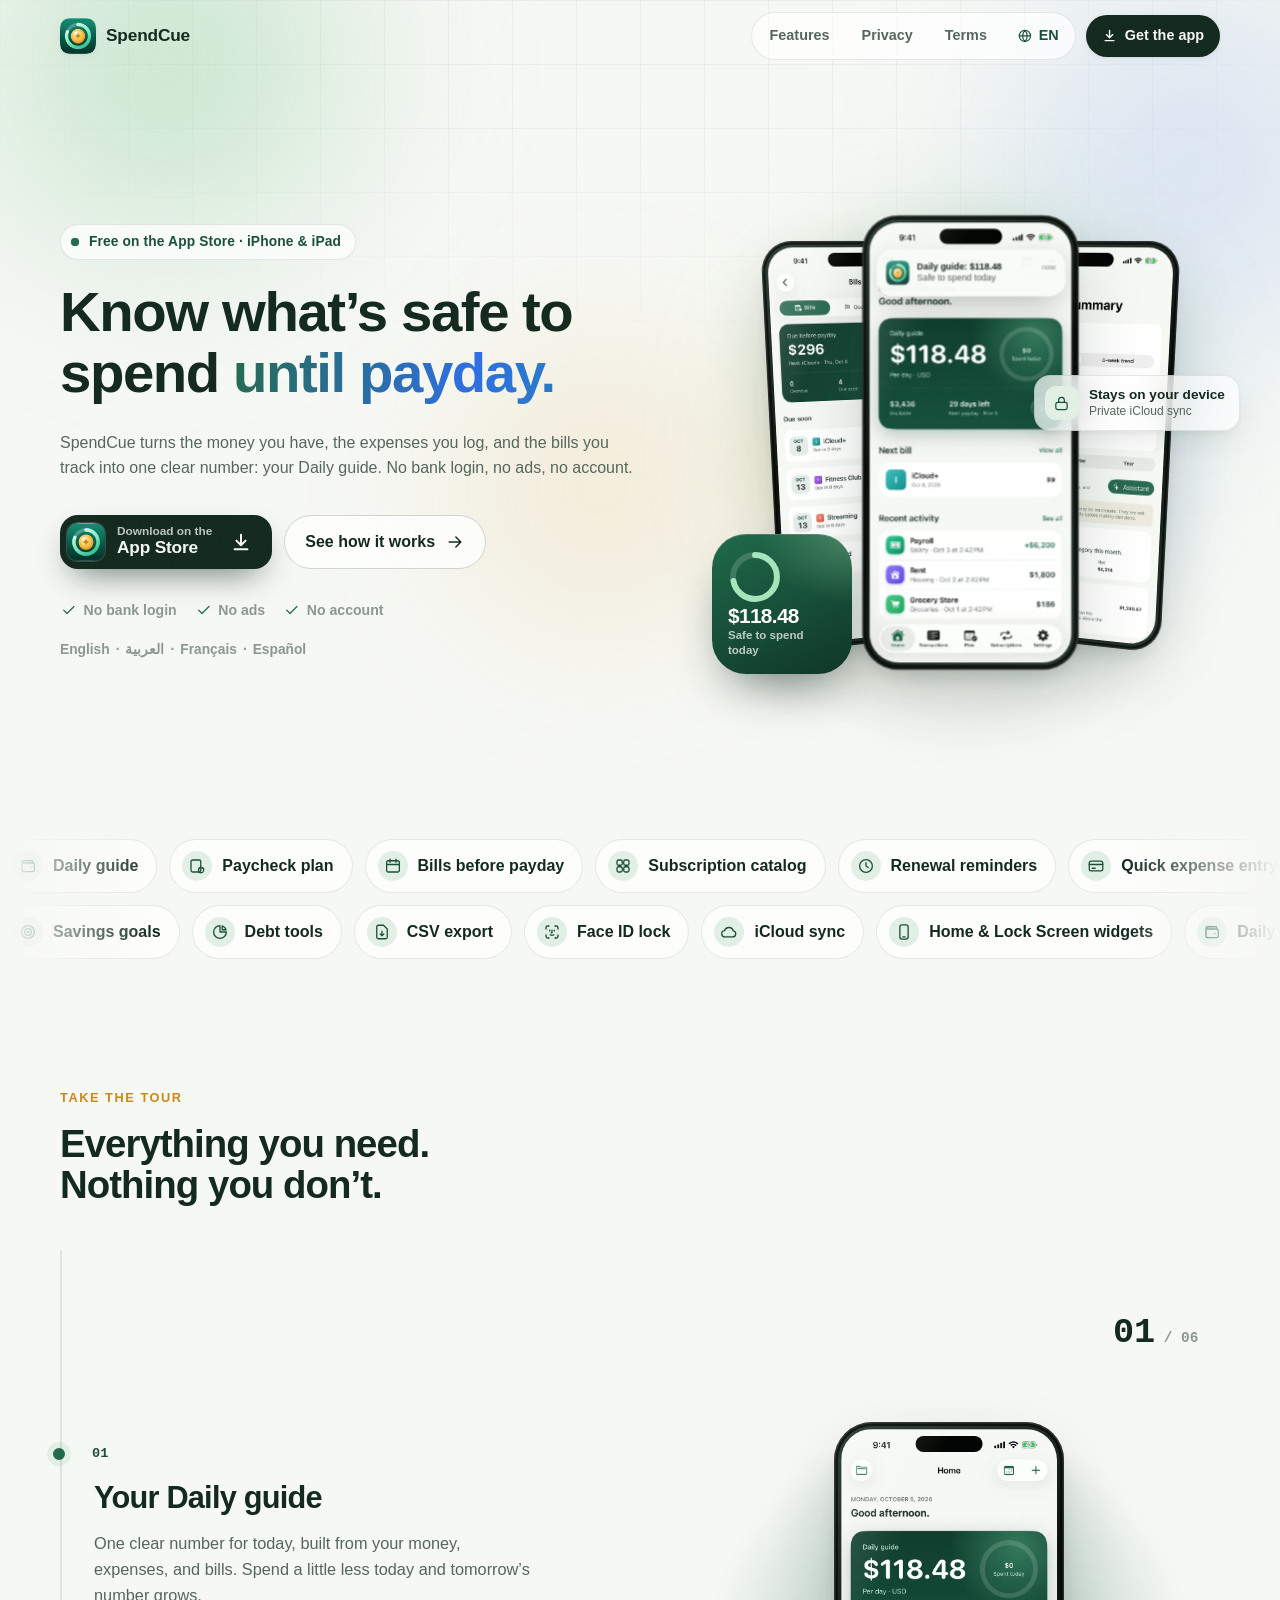
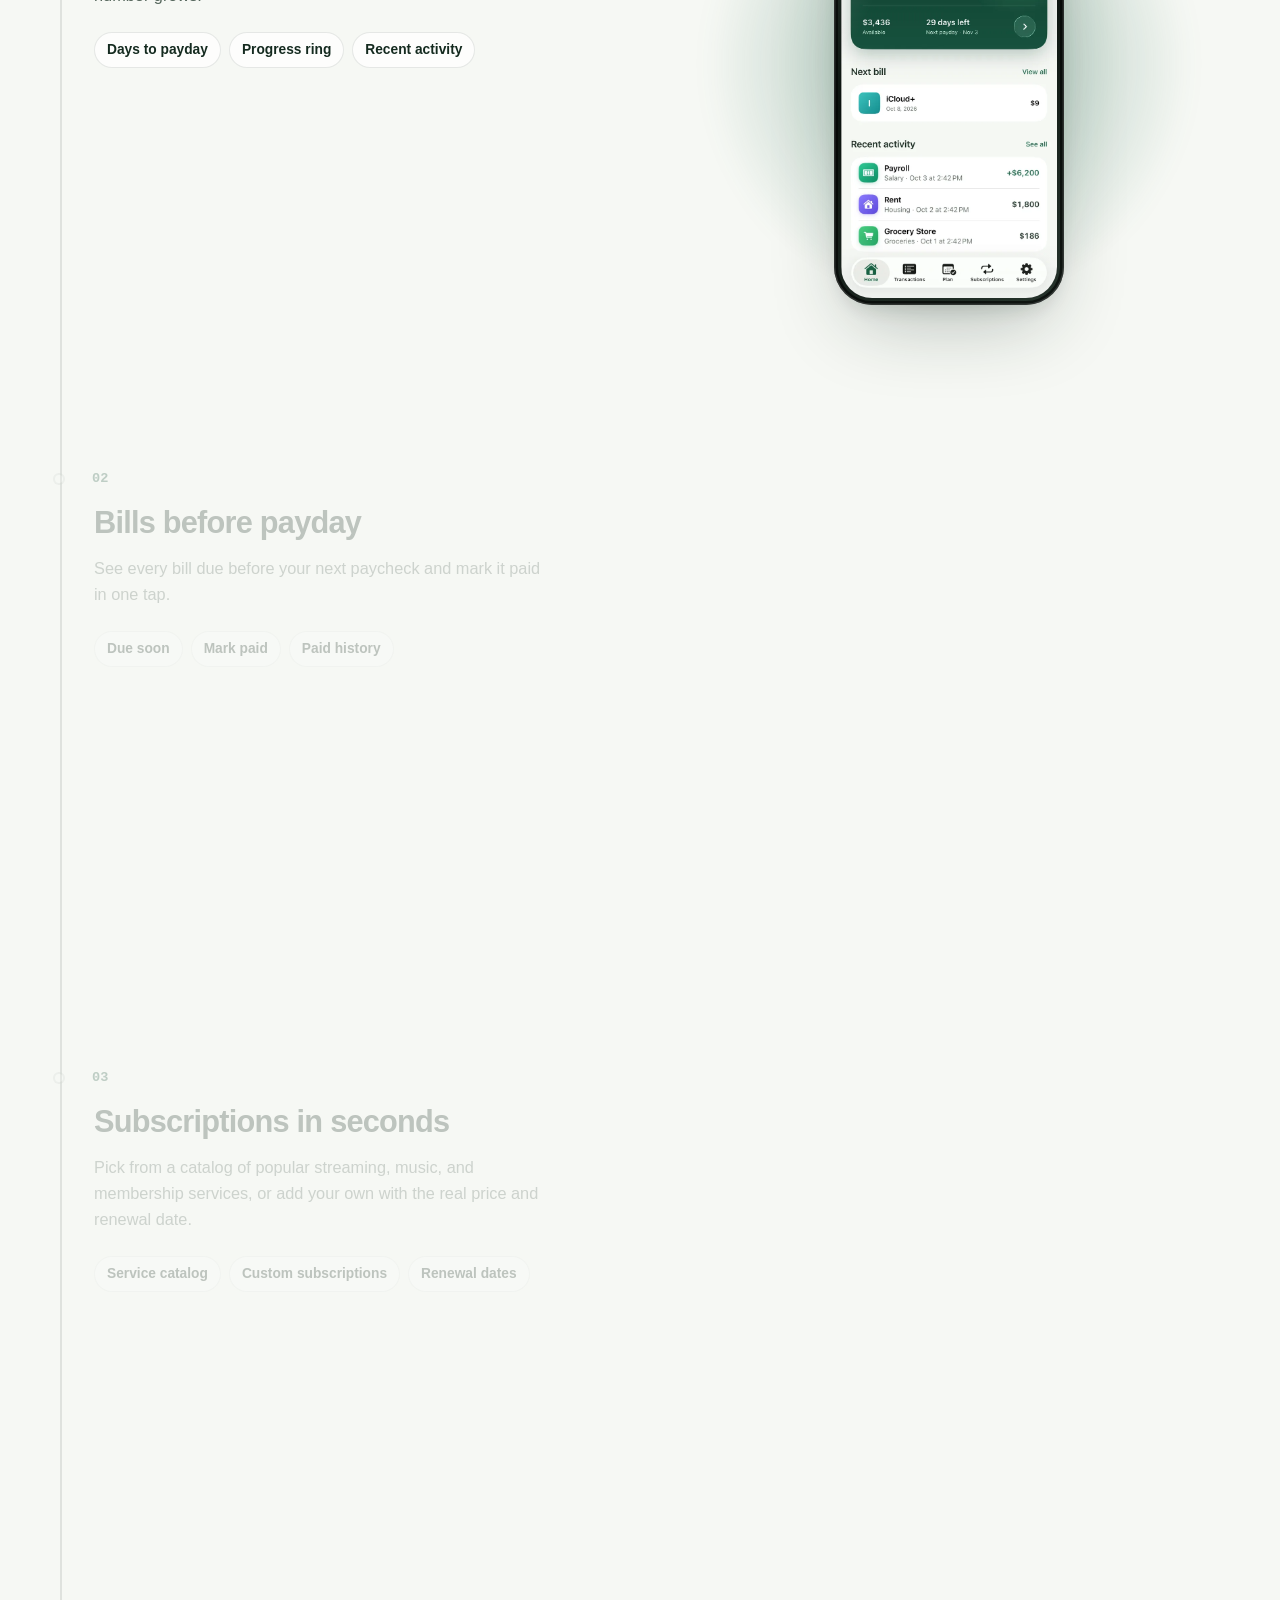
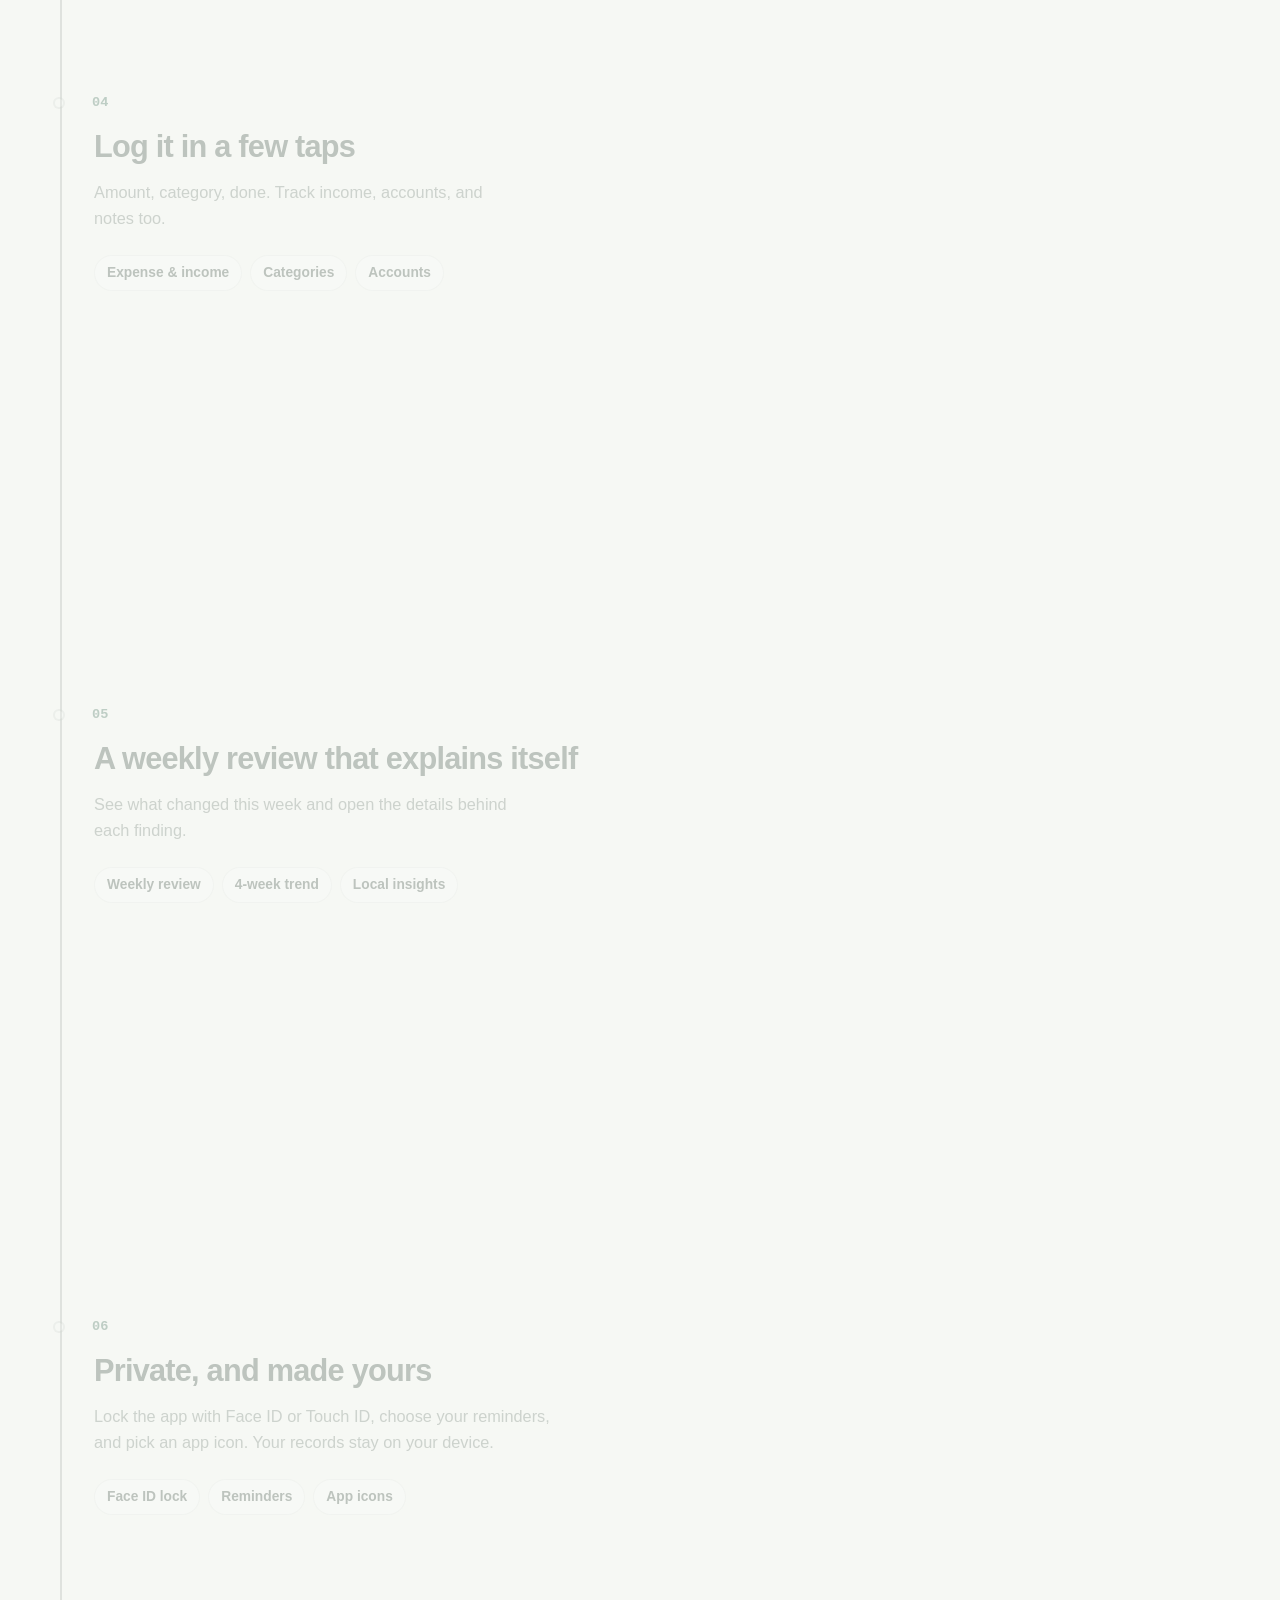
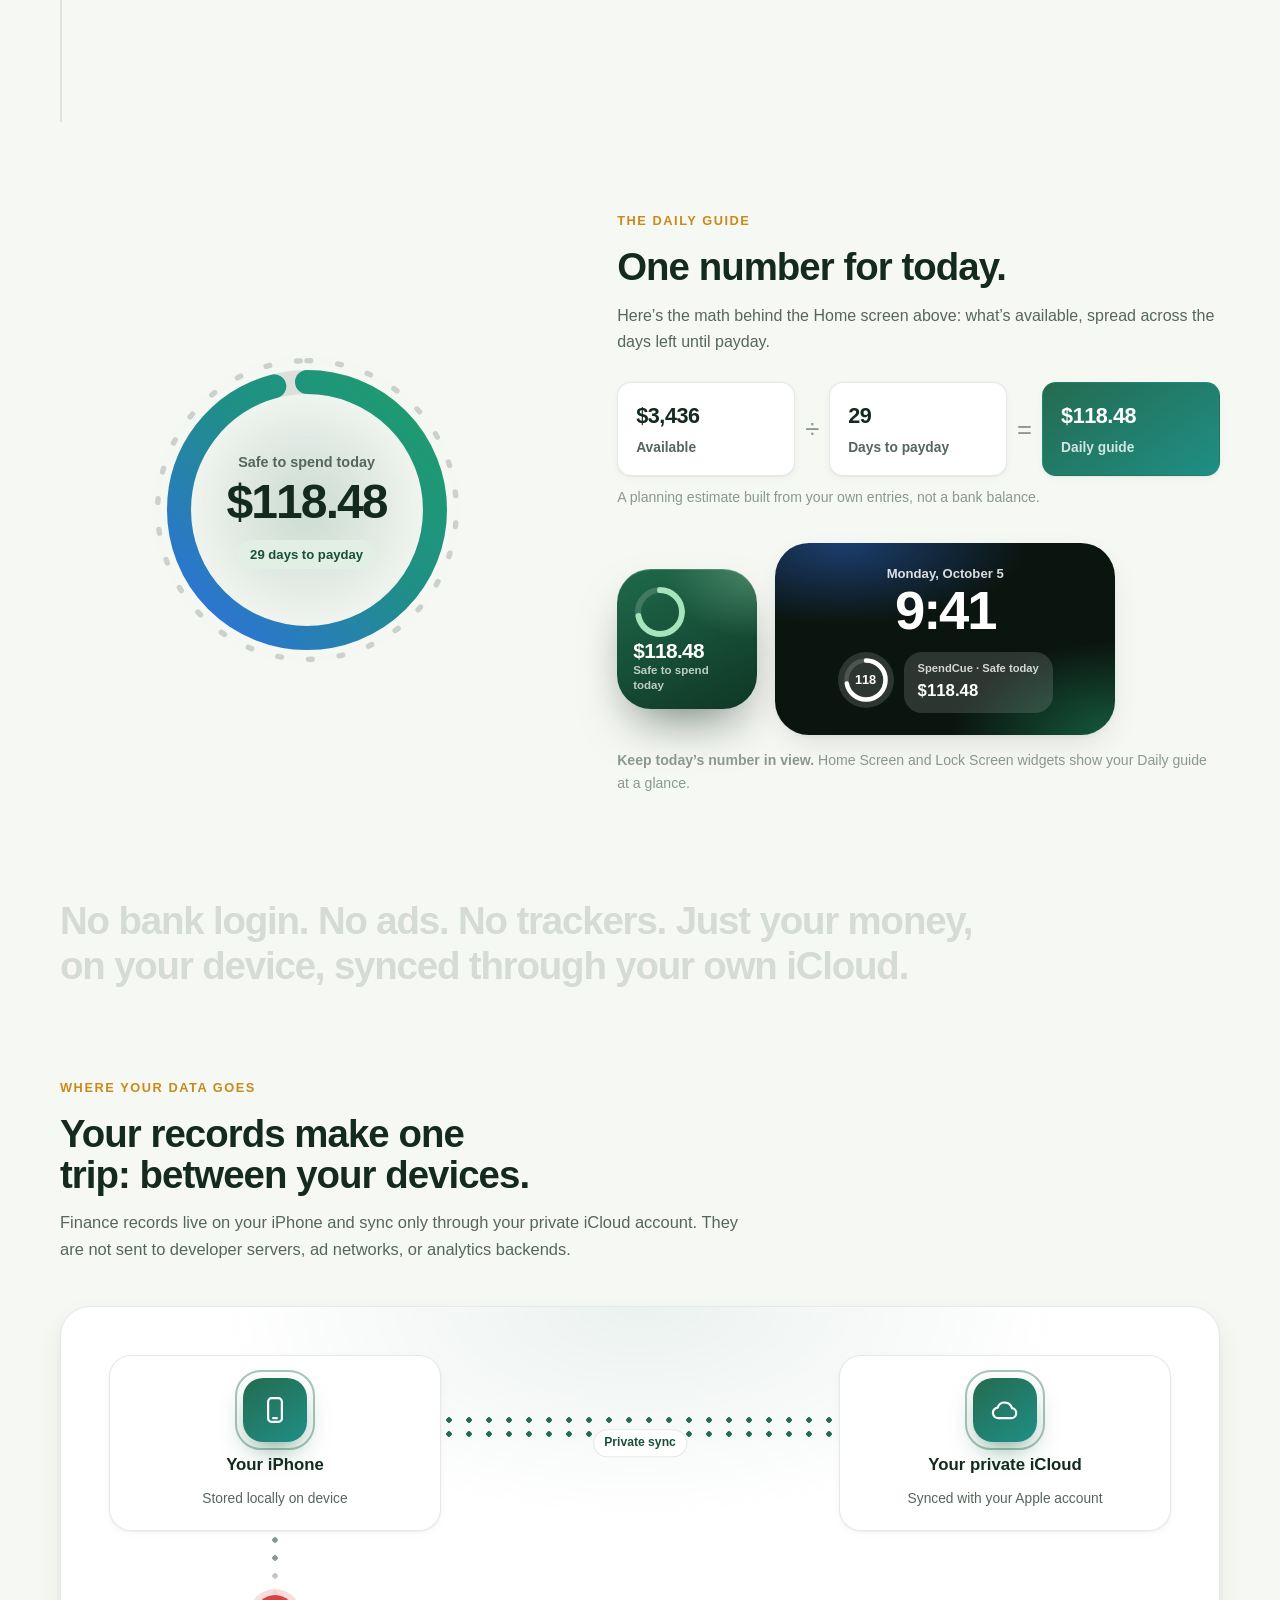
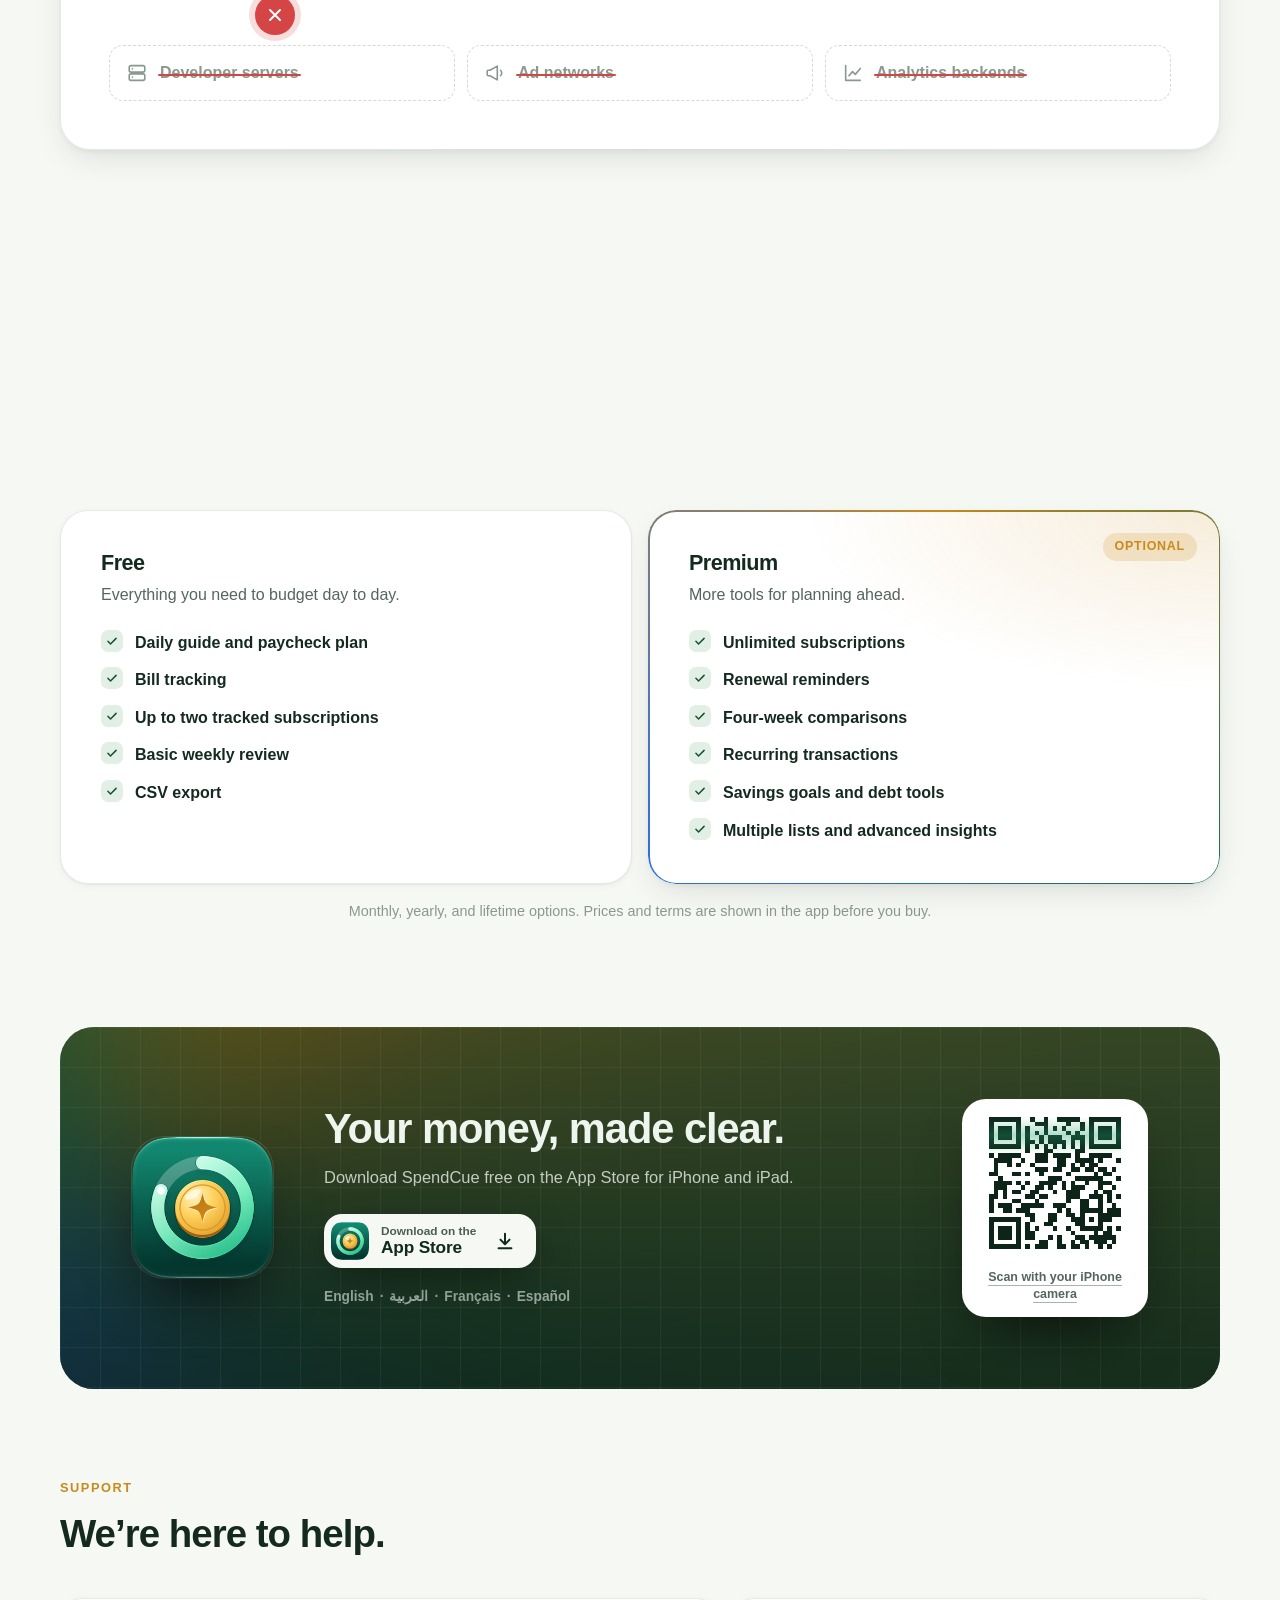
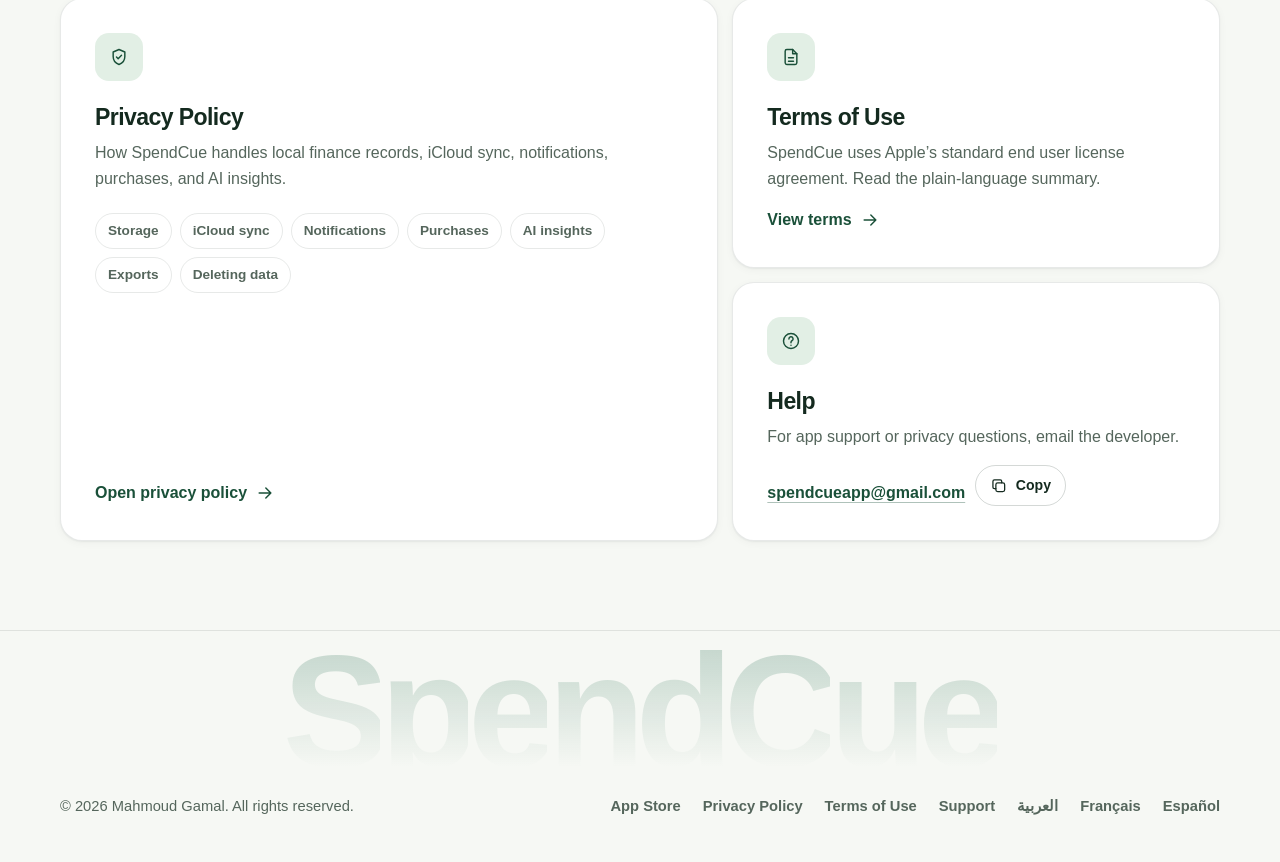
<file: docs/index.html>
<!doctype html>
<html lang="en">
  <head>
    <meta charset="utf-8">
    <meta name="viewport" content="width=device-width, initial-scale=1, viewport-fit=cover">
    <title>SpendCue · Know what’s safe to spend today</title>
    <meta name="description" content="SpendCue is a private daily budget planner for iPhone and iPad. See what’s safe to spend today, track bills before payday, and keep your records on your device.">
    <meta name="apple-itunes-app" content="app-id=6767021493">
    <meta property="og:type" content="website">
    <meta property="og:title" content="SpendCue · Know what’s safe to spend today">
    <meta property="og:description" content="SpendCue is a private daily budget planner for iPhone and iPad. See what’s safe to spend today, track bills before payday, and keep your records on your device.">
    <meta property="og:url" content="https://mahmoudfotta.github.io/SpendCueApp/">
    <meta name="theme-color" content="#f6f8f4" media="(prefers-color-scheme: light)">
    <meta name="theme-color" content="#0b1510" media="(prefers-color-scheme: dark)">
    <link rel="canonical" href="https://mahmoudfotta.github.io/SpendCueApp/">
    <link rel="alternate" hreflang="en" href="https://mahmoudfotta.github.io/SpendCueApp/">
    <link rel="alternate" hreflang="ar" href="https://mahmoudfotta.github.io/SpendCueApp/ar/">
    <link rel="alternate" hreflang="fr" href="https://mahmoudfotta.github.io/SpendCueApp/fr/">
    <link rel="alternate" hreflang="es" href="https://mahmoudfotta.github.io/SpendCueApp/es/">
    <link rel="alternate" hreflang="x-default" href="https://mahmoudfotta.github.io/SpendCueApp/">
    <link rel="icon" type="image/png" href="assets/icon.png">
    <link rel="apple-touch-icon" href="assets/apple-touch-icon.png">
    <link rel="stylesheet" href="assets/styles.css?v=fd4d3d02">
    <script>document.documentElement.classList.add("js")</script>
    <script src="assets/site.js?v=947a2ae6" defer></script>
  </head>
  <body>
    <a class="skip-link" href="#main">Skip to content</a>
    <div class="backdrop" aria-hidden="true"><span class="blob b1"></span><span class="blob b2"></span><span class="blob b3"></span></div>

    <header class="site-header">
      <div class="wrap">
        <a class="brand" href="./" aria-label="SpendCue home">
          <img src="assets/icon.png" alt="" width="36" height="36">
          <span>SpendCue</span>
        </a>
        <div class="header-actions">
          <nav class="nav" aria-label="Primary navigation">
          <a class="nav-features" href="#tour">Features</a>
          <a href="privacy/">Privacy</a>
          <a href="terms/">Terms</a>
          <details class="lang-menu">
            <summary aria-label="Language"><svg class="icon" aria-hidden="true"><use href="assets/icons.svg#globe"/></svg><span>EN</span></summary>
            <div class="lang-pop">
              <a href="./" lang="en" hreflang="en" dir="ltr" aria-current="true"><span>English</span><svg class="icon tick" aria-hidden="true"><use href="assets/icons.svg#check"/></svg></a><a href="ar/" lang="ar" hreflang="ar" dir="rtl"><span>العربية</span><svg class="icon tick" aria-hidden="true"><use href="assets/icons.svg#check"/></svg></a><a href="fr/" lang="fr" hreflang="fr" dir="ltr"><span>Français</span><svg class="icon tick" aria-hidden="true"><use href="assets/icons.svg#check"/></svg></a><a href="es/" lang="es" hreflang="es" dir="ltr"><span>Español</span><svg class="icon tick" aria-hidden="true"><use href="assets/icons.svg#check"/></svg></a>
            </div>
          </details>
          </nav>
          <a class="nav-cta magnetic" href="https://apps.apple.com/app/id6767021493"><svg class="icon" aria-hidden="true"><use href="assets/icons.svg#download"/></svg><span>Get the app</span></a>
        </div>
      </div>
    </header>

    <main id="main">
      <section class="wrap hero">
        <div class="hero-copy">
          <p class="eyebrow rise" style="--d: 0ms"><span class="pulse" aria-hidden="true"></span>Free on the App Store · iPhone &amp; iPad</p>
          <h1 data-split><span class="sr-only">Know what’s safe to spend today.</span><span aria-hidden="true">Know what’s safe to spend <span class="rotator"><span class="hl on">today.</span><span class="hl">this week.</span><span class="hl">until payday.</span></span></span></h1>
          <p class="lede rise" style="--d: 450ms">
            SpendCue turns the money you have, the expenses you log, and the bills you track into one clear number: your Daily guide. No bank login, no ads, no account.
          </p>
          <div class="actions rise" style="--d: 600ms">
            <a class="store-btn magnetic " href="https://apps.apple.com/app/id6767021493" aria-label="Download SpendCue on the App Store"><img src="assets/icon.png" alt="" width="42" height="42"><span><small>Download on the</small><b>App Store</b></span><svg class="icon" aria-hidden="true"><use href="assets/icons.svg#download"/></svg></a>
            <a class="btn ghost magnetic" href="#tour">See how it works <svg class="icon arrow" aria-hidden="true"><use href="assets/icons.svg#arrow"/></svg></a>
          </div>
          <div class="trust-line rise" style="--d: 750ms">
            <span><svg class="icon" aria-hidden="true"><use href="assets/icons.svg#check"/></svg>No bank login</span>
            <span><svg class="icon" aria-hidden="true"><use href="assets/icons.svg#check"/></svg>No ads</span>
            <span><svg class="icon" aria-hidden="true"><use href="assets/icons.svg#check"/></svg>No account</span>
          </div>
          <div class="langs rise" style="--d: 850ms"><span>English</span><span>العربية</span><span>Français</span><span>Español</span></div>
        </div>

        <div class="showcase" aria-hidden="true">
          <div class="fan">
            <div class="fan-float">
              <div class="phone p-side p-left"><div class="phone-screen"><picture class=""><source media="(prefers-color-scheme: dark)" srcset="assets/screens/en/dark/02-bills.webp"><img src="assets/screens/en/light/02-bills.webp" alt="Bills screen listing bills due before payday" width="640" height="1391" loading="eager" decoding="async"></picture></div></div>
              <div class="phone p-side p-right"><div class="phone-screen"><picture class=""><source media="(prefers-color-scheme: dark)" srcset="assets/screens/en/dark/05-review.webp"><img src="assets/screens/en/light/05-review.webp" alt="Weekly spending summary screen" width="640" height="1391" loading="eager" decoding="async"></picture></div></div>
              <div class="phone p-center"><div class="phone-screen"><div class="notifs"><div class="notif"><img src="assets/icon.png" alt=""><div><span class="nt"><b>Daily guide: $118.48</b><time>now</time></span><small>Safe to spend today</small></div></div><div class="notif"><img src="assets/icon.png" alt=""><div><span class="nt"><b>iCloud+ due in 3 days</b><time>now</time></span><small>$9 · before payday</small></div></div><div class="notif"><img src="assets/icon.png" alt=""><div><span class="nt"><b>Weekly review is ready</b><time>now</time></span><small>See what changed</small></div></div></div><picture class=""><source media="(prefers-color-scheme: dark)" srcset="assets/screens/en/dark/01-home.webp"><img src="assets/screens/en/light/01-home.webp" alt="Home screen with the Daily guide" width="640" height="1391" loading="eager" decoding="async"></picture></div></div>
            </div>
          </div>
          <div class="widget"><svg class="ring" viewBox="0 0 64 64" style="--to: 28"><circle class="track" cx="32" cy="32" r="26" pathLength="100"/><circle class="bar" cx="32" cy="32" r="26" pathLength="100"/></svg><div><b>$118.48</b><small>Safe to spend today</small></div></div>
          <div class="chip c1"><span class="ci"><svg class="icon" aria-hidden="true"><use href="assets/icons.svg#lock"/></svg></span><span>Stays on your device<small>Private iCloud sync</small></span></div>
        </div>
      </section>

      <div class="marquee" role="region" aria-label="Features">
        <div class="marquee-track"><div style="display:contents"><span class="pill"><svg class="icon" aria-hidden="true"><use href="assets/icons.svg#wallet"/></svg>Daily guide</span><span class="pill"><svg class="icon" aria-hidden="true"><use href="assets/icons.svg#plan"/></svg>Paycheck plan</span><span class="pill"><svg class="icon" aria-hidden="true"><use href="assets/icons.svg#calendar"/></svg>Bills before payday</span><span class="pill"><svg class="icon" aria-hidden="true"><use href="assets/icons.svg#grid"/></svg>Subscription catalog</span><span class="pill"><svg class="icon" aria-hidden="true"><use href="assets/icons.svg#clock"/></svg>Renewal reminders</span><span class="pill"><svg class="icon" aria-hidden="true"><use href="assets/icons.svg#card"/></svg>Quick expense entry</span><span class="pill"><svg class="icon" aria-hidden="true"><use href="assets/icons.svg#chart"/></svg>Weekly review</span></div><div aria-hidden="true" style="display:contents"><span class="pill"><svg class="icon" aria-hidden="true"><use href="assets/icons.svg#wallet"/></svg>Daily guide</span><span class="pill"><svg class="icon" aria-hidden="true"><use href="assets/icons.svg#plan"/></svg>Paycheck plan</span><span class="pill"><svg class="icon" aria-hidden="true"><use href="assets/icons.svg#calendar"/></svg>Bills before payday</span><span class="pill"><svg class="icon" aria-hidden="true"><use href="assets/icons.svg#grid"/></svg>Subscription catalog</span><span class="pill"><svg class="icon" aria-hidden="true"><use href="assets/icons.svg#clock"/></svg>Renewal reminders</span><span class="pill"><svg class="icon" aria-hidden="true"><use href="assets/icons.svg#card"/></svg>Quick expense entry</span><span class="pill"><svg class="icon" aria-hidden="true"><use href="assets/icons.svg#chart"/></svg>Weekly review</span></div></div>
        <div class="marquee-track reverse"><div style="display:contents"><span class="pill"><svg class="icon" aria-hidden="true"><use href="assets/icons.svg#target"/></svg>Savings goals</span><span class="pill"><svg class="icon" aria-hidden="true"><use href="assets/icons.svg#pie"/></svg>Debt tools</span><span class="pill"><svg class="icon" aria-hidden="true"><use href="assets/icons.svg#file"/></svg>CSV export</span><span class="pill"><svg class="icon" aria-hidden="true"><use href="assets/icons.svg#faceid"/></svg>Face ID lock</span><span class="pill"><svg class="icon" aria-hidden="true"><use href="assets/icons.svg#cloud"/></svg>iCloud sync</span><span class="pill"><svg class="icon" aria-hidden="true"><use href="assets/icons.svg#phone"/></svg>Home &amp; Lock Screen widgets</span><span class="pill"><svg class="icon" aria-hidden="true"><use href="assets/icons.svg#wallet"/></svg>Daily guide</span></div><div aria-hidden="true" style="display:contents"><span class="pill"><svg class="icon" aria-hidden="true"><use href="assets/icons.svg#target"/></svg>Savings goals</span><span class="pill"><svg class="icon" aria-hidden="true"><use href="assets/icons.svg#pie"/></svg>Debt tools</span><span class="pill"><svg class="icon" aria-hidden="true"><use href="assets/icons.svg#file"/></svg>CSV export</span><span class="pill"><svg class="icon" aria-hidden="true"><use href="assets/icons.svg#faceid"/></svg>Face ID lock</span><span class="pill"><svg class="icon" aria-hidden="true"><use href="assets/icons.svg#cloud"/></svg>iCloud sync</span><span class="pill"><svg class="icon" aria-hidden="true"><use href="assets/icons.svg#phone"/></svg>Home &amp; Lock Screen widgets</span><span class="pill"><svg class="icon" aria-hidden="true"><use href="assets/icons.svg#wallet"/></svg>Daily guide</span></div></div>
      </div>

      <section class="wrap section" id="tour" aria-labelledby="tour-title">
        <div class="section-head reveal">
          <span class="kicker">Take the tour</span>
          <h2 id="tour-title" data-words>Everything you need. Nothing you don’t.</h2>
        </div>
        <div class="tour" data-step="1">
          <div class="tour-steps">
            <span class="tour-rail" aria-hidden="true"></span>
            <article class="step active">
              <span class="step-num">01</span>
              <h3>Your Daily guide</h3>
              <p>One clear number for today, built from your money, expenses, and bills. Spend a little less today and tomorrow’s number grows.</p>
              <ul><li>Days to payday</li><li>Progress ring</li><li>Recent activity</li></ul>
              <div class="step-shot"><div class="phone "><div class="phone-screen"><picture class=""><source media="(prefers-color-scheme: dark)" srcset="assets/screens/en/dark/01-home.webp"><img src="assets/screens/en/light/01-home.webp" alt="Home screen with the Daily guide" width="640" height="1391" loading="lazy" decoding="async"></picture></div></div></div>
            </article>
            <article class="step">
              <span class="step-num">02</span>
              <h3>Bills before payday</h3>
              <p>See every bill due before your next paycheck and mark it paid in one tap.</p>
              <ul><li>Due soon</li><li>Mark paid</li><li>Paid history</li></ul>
              <div class="step-shot"><div class="phone "><div class="phone-screen"><picture class=""><source media="(prefers-color-scheme: dark)" srcset="assets/screens/en/dark/02-bills.webp"><img src="assets/screens/en/light/02-bills.webp" alt="Bills screen listing bills due before payday" width="640" height="1391" loading="lazy" decoding="async"></picture></div></div></div>
            </article>
            <article class="step">
              <span class="step-num">03</span>
              <h3>Subscriptions in seconds</h3>
              <p>Pick from a catalog of popular streaming, music, and membership services, or add your own with the real price and renewal date.</p>
              <ul><li>Service catalog</li><li>Custom subscriptions</li><li>Renewal dates</li></ul>
              <div class="step-shot"><div class="phone "><div class="phone-screen"><picture class=""><source media="(prefers-color-scheme: dark)" srcset="assets/screens/en/dark/03-catalog.webp"><img src="assets/screens/en/light/03-catalog.webp" alt="Add subscription screen with a service catalog" width="640" height="1391" loading="lazy" decoding="async"></picture></div></div></div>
            </article>
            <article class="step">
              <span class="step-num">04</span>
              <h3>Log it in a few taps</h3>
              <p>Amount, category, done. Track income, accounts, and notes too.</p>
              <ul><li>Expense &amp; income</li><li>Categories</li><li>Accounts</li></ul>
              <div class="step-shot"><div class="phone "><div class="phone-screen"><picture class=""><source media="(prefers-color-scheme: dark)" srcset="assets/screens/en/dark/04-capture.webp"><img src="assets/screens/en/light/04-capture.webp" alt="Quick entry screen for a new expense" width="640" height="1391" loading="lazy" decoding="async"></picture></div></div></div>
            </article>
            <article class="step">
              <span class="step-num">05</span>
              <h3>A weekly review that explains itself</h3>
              <p>See what changed this week and open the details behind each finding.</p>
              <ul><li>Weekly review</li><li>4-week trend</li><li>Local insights</li></ul>
              <div class="step-shot"><div class="phone "><div class="phone-screen"><picture class=""><source media="(prefers-color-scheme: dark)" srcset="assets/screens/en/dark/05-review.webp"><img src="assets/screens/en/light/05-review.webp" alt="Weekly spending summary screen" width="640" height="1391" loading="lazy" decoding="async"></picture></div></div></div>
            </article>
            <article class="step">
              <span class="step-num">06</span>
              <h3>Private, and made yours</h3>
              <p>Lock the app with Face ID or Touch ID, choose your reminders, and pick an app icon. Your records stay on your device.</p>
              <ul><li>Face ID lock</li><li>Reminders</li><li>App icons</li></ul>
              <div class="step-shot"><div class="phone "><div class="phone-screen"><picture class=""><source media="(prefers-color-scheme: dark)" srcset="assets/screens/en/dark/06-settings.webp"><img src="assets/screens/en/light/06-settings.webp" alt="Settings screen with app icons and reminders" width="640" height="1391" loading="lazy" decoding="async"></picture></div></div></div>
            </article>
          </div>
          <div class="tour-stage" aria-hidden="true">
            <span class="tour-glow"></span>
            <span class="tour-count"><b>01</b> / 06</span>
            <div class="phone tour-phone"><div class="phone-screen"><picture style="--z: 0" class="shot active"><source media="(prefers-color-scheme: dark)" srcset="assets/screens/en/dark/01-home.webp"><img src="assets/screens/en/light/01-home.webp" alt="Home screen with the Daily guide" width="640" height="1391" loading="eager" decoding="async"></picture><picture style="--z: 1" class="shot"><source media="(prefers-color-scheme: dark)" srcset="assets/screens/en/dark/02-bills.webp"><img src="assets/screens/en/light/02-bills.webp" alt="Bills screen listing bills due before payday" width="640" height="1391" loading="lazy" decoding="async"></picture><picture style="--z: 2" class="shot"><source media="(prefers-color-scheme: dark)" srcset="assets/screens/en/dark/03-catalog.webp"><img src="assets/screens/en/light/03-catalog.webp" alt="Add subscription screen with a service catalog" width="640" height="1391" loading="lazy" decoding="async"></picture><picture style="--z: 3" class="shot"><source media="(prefers-color-scheme: dark)" srcset="assets/screens/en/dark/04-capture.webp"><img src="assets/screens/en/light/04-capture.webp" alt="Quick entry screen for a new expense" width="640" height="1391" loading="lazy" decoding="async"></picture><picture style="--z: 4" class="shot"><source media="(prefers-color-scheme: dark)" srcset="assets/screens/en/dark/05-review.webp"><img src="assets/screens/en/light/05-review.webp" alt="Weekly spending summary screen" width="640" height="1391" loading="lazy" decoding="async"></picture><picture style="--z: 5" class="shot"><source media="(prefers-color-scheme: dark)" srcset="assets/screens/en/dark/06-settings.webp"><img src="assets/screens/en/light/06-settings.webp" alt="Settings screen with app icons and reminders" width="640" height="1391" loading="lazy" decoding="async"></picture></div></div>
          </div>
        </div>
      </section>

      <section class="wrap section" aria-labelledby="daily-title" style="padding-top: 0">
        <div class="daily">
          <div class="ring-hero reveal" aria-hidden="true">
            <svg viewBox="0 0 120 120">
              <defs><linearGradient id="ringGrad" x1="0" y1="0" x2="1" y2="1"><stop offset="0" stop-color="#2f6fe4"/><stop offset="0.55" stop-color="#1f8f86"/><stop offset="1" stop-color="#1e9e6a"/></linearGradient></defs>
              <circle class="tick-marks" cx="60" cy="60" r="56" pathLength="100"/>
              <circle class="track" cx="60" cy="60" r="48" pathLength="100"/>
              <circle class="bar" cx="60" cy="60" r="48" pathLength="100"/>
            </svg>
            <div class="ring-center">
              <small>Safe to spend today</small>
              <strong data-count="118.48" data-prefix="$" data-suffix="" data-locale="en-US" data-on-view>$118.48</strong>
              <span class="pill-mini">29 days to payday</span>
            </div>
          </div>
          <div class="reveal">
            <span class="kicker">The Daily guide</span>
            <h2 id="daily-title" class="section-title" data-words>One number for today.</h2>
            <p class="lede" style="margin-top: 16px">Here’s the math behind the Home screen above: what’s available, spread across the days left until payday.</p>
            <div class="equation">
              <div class="eq-tile" style="--i: 0"><b>$3,436</b><small>Available</small></div>
              <span class="eq-op" style="--i: 1" aria-label="÷">÷</span>
              <div class="eq-tile" style="--i: 2"><b>29</b><small>Days to payday</small></div>
              <span class="eq-op eq" style="--i: 3">=</span>
              <div class="eq-tile result" style="--i: 4"><b>$118.48</b><small>Daily guide</small></div>
            </div>
            <p class="footnote">A planning estimate built from your own entries, not a bank balance.</p>
            <div class="widgets" aria-hidden="true">
              <div class="widget"><svg class="ring" viewBox="0 0 64 64" style="--to: 28"><circle class="track" cx="32" cy="32" r="26" pathLength="100"/><circle class="bar" cx="32" cy="32" r="26" pathLength="100"/></svg><div><b>$118.48</b><small>Safe to spend today</small></div></div>
              <div class="lock">
                <div class="date">Monday, October 5</div>
                <div class="time">9:41</div>
                <div class="lock-widgets">
                  <span class="lw-circle"><svg class="ring" viewBox="0 0 64 64" style="--to: 28"><circle class="track" cx="32" cy="32" r="26" pathLength="100"/><circle class="bar" cx="32" cy="32" r="26" pathLength="100"/></svg><span>118</span></span>
                  <span class="lw-rect"><small>SpendCue · Safe today</small><b>$118.48</b></span>
                </div>
              </div>
            </div>
            <p class="footnote" style="margin-top: 14px"><b>Keep today’s number in view.</b> Home Screen and Lock Screen widgets show your Daily guide at a glance.</p>
          </div>
        </div>
      </section>

      <section class="wrap section" style="padding-top: 0">
        <p class="manifesto" data-scrub>No bank login. No ads. No trackers. Just <span class="key">your money, on your device,</span> synced through <span class="key">your own iCloud.</span></p>
      </section>

      <section class="wrap section" aria-labelledby="flow-title" style="padding-top: 0">
        <div class="section-head reveal">
          <span class="kicker">Where your data goes</span>
          <h2 id="flow-title" data-words>Your records make one trip: between your devices.</h2>
          <p>Finance records live on your iPhone and sync only through your private iCloud account. They are not sent to developer servers, ad networks, or analytics backends.</p>
        </div>
        <div class="flow reveal">
          <div class="node n-phone"><span class="n-icon"><svg class="icon" aria-hidden="true"><use href="assets/icons.svg#phone"/></svg></span><b>Your iPhone</b><small>Stored locally on device</small></div>
          <div class="wire" aria-hidden="true"><span></span><span></span><em>Private sync</em></div>
          <div class="node cloud"><span class="n-icon"><svg class="icon" aria-hidden="true"><use href="assets/icons.svg#cloud"/></svg></span><b>Your private iCloud</b><small>Synced with your Apple account</small></div>
          <div class="drop" aria-hidden="true"><span class="barrier"><svg class="icon" aria-hidden="true"><use href="assets/icons.svg#x"/></svg></span></div>
          <div class="blocked">
            <div style="--i: 0"><svg class="icon" aria-hidden="true"><use href="assets/icons.svg#server"/></svg><span>Developer servers</span></div>
            <div style="--i: 1"><svg class="icon" aria-hidden="true"><use href="assets/icons.svg#megaphone"/></svg><span>Ad networks</span></div>
            <div style="--i: 2"><svg class="icon" aria-hidden="true"><use href="assets/icons.svg#chart"/></svg><span>Analytics backends</span></div>
          </div>
        </div>
        <div class="stats" data-stagger>
          <div class="stat reveal"><strong><span class="odo"><span class="odo-strip"><span>9</span><span>8</span><span>7</span><span>6</span><span>5</span><span>4</span><span>3</span><span>2</span><span>1</span><span>0</span></span></span></strong><p>Ads shown in the app</p></div>
          <div class="stat reveal"><strong><span class="odo"><span class="odo-strip"><span>9</span><span>8</span><span>7</span><span>6</span><span>5</span><span>4</span><span>3</span><span>2</span><span>1</span><span>0</span></span></span></strong><p>Tracking SDKs included</p></div>
          <div class="stat reveal"><strong><span class="odo"><span class="odo-strip"><span>9</span><span>8</span><span>7</span><span>6</span><span>5</span><span>4</span><span>3</span><span>2</span><span>1</span><span>0</span></span></span></strong><p>Accounts to create</p></div>
        </div>
      </section>

      <section class="wrap section" aria-labelledby="plans-title" style="padding-top: 0">
        <div class="section-head reveal">
          <span class="kicker">Free &amp; Premium</span>
          <h2 id="plans-title" data-words>Start free. Add more when you need it.</h2>
        </div>
        <div class="plans tilt-group" data-stagger>
          <article class="plan reveal tilt" data-tilt="4">
            <h3>Free</h3>
            <p class="plan-sub">Everything you need to budget day to day.</p>
            <ul><li><svg class="icon" aria-hidden="true"><use href="assets/icons.svg#check"/></svg>Daily guide and paycheck plan</li><li><svg class="icon" aria-hidden="true"><use href="assets/icons.svg#check"/></svg>Bill tracking</li><li><svg class="icon" aria-hidden="true"><use href="assets/icons.svg#check"/></svg>Up to two tracked subscriptions</li><li><svg class="icon" aria-hidden="true"><use href="assets/icons.svg#check"/></svg>Basic weekly review</li><li><svg class="icon" aria-hidden="true"><use href="assets/icons.svg#check"/></svg>CSV export</li></ul>
          </article>
          <article class="plan premium glow-border reveal tilt" data-tilt="4">
            <span class="tag">Optional</span>
            <h3>Premium</h3>
            <p class="plan-sub">More tools for planning ahead.</p>
            <ul><li><svg class="icon" aria-hidden="true"><use href="assets/icons.svg#check"/></svg>Unlimited subscriptions</li><li><svg class="icon" aria-hidden="true"><use href="assets/icons.svg#check"/></svg>Renewal reminders</li><li><svg class="icon" aria-hidden="true"><use href="assets/icons.svg#check"/></svg>Four-week comparisons</li><li><svg class="icon" aria-hidden="true"><use href="assets/icons.svg#check"/></svg>Recurring transactions</li><li><svg class="icon" aria-hidden="true"><use href="assets/icons.svg#check"/></svg>Savings goals and debt tools</li><li><svg class="icon" aria-hidden="true"><use href="assets/icons.svg#check"/></svg>Multiple lists and advanced insights</li></ul>
          </article>
        </div>
        <p class="plans-note">Monthly, yearly, and lifetime options. Prices and terms are shown in the app before you buy.</p>
      </section>

      <section class="wrap section" id="download" style="padding-top: 0">
        <div class="download reveal">
          <div class="big-icon tilt" data-tilt="14"><img src="assets/icon.png" alt="" width="180" height="180"></div>
          <div>
            <h2 data-words>Your money, made clear.</h2>
            <p>Download SpendCue free on the App Store for iPhone and iPad.</p>
            <a class="store-btn magnetic light" href="https://apps.apple.com/app/id6767021493" aria-label="Download SpendCue on the App Store"><img src="assets/icon.png" alt="" width="42" height="42"><span><small>Download on the</small><b>App Store</b></span><svg class="icon" aria-hidden="true"><use href="assets/icons.svg#download"/></svg></a>
            <div class="langs"><span>English</span><span>العربية</span><span>Français</span><span>Español</span></div>
          </div>
          <a class="qr" href="https://apps.apple.com/app/id6767021493" aria-label="Download SpendCue on the App Store">
            <span class="scan"><svg viewBox="0 0 29 29" shape-rendering="crispEdges" aria-hidden="true"><path fill="currentColor" d="M0 0h7v1h-7zM9 0h1v1h-1zM12 0h1v1h-1zM15 0h5v1h-5zM22 0h7v1h-7zM0 1h1v1h-1zM6 1h1v1h-1zM10 1h3v1h-3zM17 1h1v1h-1zM20 1h1v1h-1zM22 1h1v1h-1zM28 1h1v1h-1zM0 2h1v1h-1zM2 2h3v1h-3zM6 2h1v1h-1zM8 2h1v1h-1zM12 2h1v1h-1zM14 2h1v1h-1zM16 2h1v1h-1zM20 2h1v1h-1zM22 2h1v1h-1zM24 2h3v1h-3zM28 2h1v1h-1zM0 3h1v1h-1zM2 3h3v1h-3zM6 3h1v1h-1zM8 3h1v1h-1zM10 3h1v1h-1zM12 3h1v1h-1zM17 3h1v1h-1zM19 3h1v1h-1zM22 3h1v1h-1zM24 3h3v1h-3zM28 3h1v1h-1zM0 4h1v1h-1zM2 4h3v1h-3zM6 4h1v1h-1zM8 4h1v1h-1zM11 4h1v1h-1zM13 4h3v1h-3zM18 4h3v1h-3zM22 4h1v1h-1zM24 4h3v1h-3zM28 4h1v1h-1zM0 5h1v1h-1zM6 5h1v1h-1zM8 5h2v1h-2zM11 5h1v1h-1zM13 5h4v1h-4zM18 5h1v1h-1zM20 5h1v1h-1zM22 5h1v1h-1zM28 5h1v1h-1zM0 6h7v1h-7zM8 6h1v1h-1zM10 6h1v1h-1zM12 6h1v1h-1zM14 6h1v1h-1zM16 6h1v1h-1zM18 6h1v1h-1zM20 6h1v1h-1zM22 6h7v1h-7zM8 7h1v1h-1zM12 7h2v1h-2zM19 7h2v1h-2zM0 8h1v1h-1zM2 8h5v1h-5zM10 8h3v1h-3zM14 8h4v1h-4zM19 8h1v1h-1zM22 8h5v1h-5zM1 9h4v1h-4zM7 9h1v1h-1zM10 9h3v1h-3zM15 9h2v1h-2zM19 9h4v1h-4zM24 9h1v1h-1zM28 9h1v1h-1zM1 10h1v1h-1zM4 10h1v1h-1zM6 10h1v1h-1zM9 10h1v1h-1zM15 10h2v1h-2zM18 10h1v1h-1zM20 10h1v1h-1zM22 10h2v1h-2zM1 11h1v1h-1zM10 11h3v1h-3zM14 11h2v1h-2zM18 11h2v1h-2zM21 11h2v1h-2zM24 11h2v1h-2zM27 11h1v1h-1zM0 12h2v1h-2zM5 12h2v1h-2zM8 12h1v1h-1zM11 12h1v1h-1zM17 12h1v1h-1zM23 12h1v1h-1zM25 12h2v1h-2zM2 13h1v1h-1zM13 13h3v1h-3zM19 13h6v1h-6zM28 13h1v1h-1zM1 14h4v1h-4zM6 14h1v1h-1zM8 14h1v1h-1zM11 14h4v1h-4zM16 14h1v1h-1zM18 14h1v1h-1zM21 14h1v1h-1zM24 14h3v1h-3zM1 15h3v1h-3zM7 15h1v1h-1zM10 15h2v1h-2zM13 15h1v1h-1zM16 15h1v1h-1zM18 15h3v1h-3zM24 15h1v1h-1zM27 15h1v1h-1zM1 16h1v1h-1zM3 16h1v1h-1zM5 16h2v1h-2zM9 16h2v1h-2zM14 16h1v1h-1zM17 16h3v1h-3zM23 16h1v1h-1zM25 16h2v1h-2zM0 17h2v1h-2zM3 17h1v1h-1zM8 17h2v1h-2zM11 17h2v1h-2zM17 17h3v1h-3zM22 17h3v1h-3zM26 17h1v1h-1zM28 17h1v1h-1zM0 18h1v1h-1zM5 18h2v1h-2zM10 18h1v1h-1zM17 18h1v1h-1zM20 18h2v1h-2zM24 18h1v1h-1zM26 18h1v1h-1zM0 19h1v1h-1zM2 19h3v1h-3zM7 19h5v1h-5zM14 19h3v1h-3zM20 19h2v1h-2zM24 19h1v1h-1zM27 19h1v1h-1zM0 20h1v1h-1zM3 20h2v1h-2zM6 20h3v1h-3zM15 20h1v1h-1zM17 20h1v1h-1zM20 20h5v1h-5zM26 20h3v1h-3zM8 21h2v1h-2zM13 21h2v1h-2zM17 21h2v1h-2zM20 21h1v1h-1zM24 21h5v1h-5zM0 22h7v1h-7zM9 22h1v1h-1zM13 22h2v1h-2zM18 22h3v1h-3zM22 22h1v1h-1zM24 22h3v1h-3zM0 23h1v1h-1zM6 23h1v1h-1zM8 23h1v1h-1zM12 23h2v1h-2zM19 23h2v1h-2zM24 23h1v1h-1zM0 24h1v1h-1zM2 24h3v1h-3zM6 24h1v1h-1zM8 24h1v1h-1zM10 24h1v1h-1zM14 24h1v1h-1zM17 24h1v1h-1zM20 24h5v1h-5zM26 24h1v1h-1zM28 24h1v1h-1zM0 25h1v1h-1zM2 25h3v1h-3zM6 25h1v1h-1zM8 25h2v1h-2zM18 25h1v1h-1zM23 25h1v1h-1zM25 25h2v1h-2zM0 26h1v1h-1zM2 26h3v1h-3zM6 26h1v1h-1zM8 26h2v1h-2zM13 26h1v1h-1zM15 26h1v1h-1zM19 26h2v1h-2zM22 26h6v1h-6zM0 27h1v1h-1zM6 27h1v1h-1zM11 27h2v1h-2zM15 27h1v1h-1zM18 27h1v1h-1zM20 27h2v1h-2zM23 27h3v1h-3zM27 27h1v1h-1zM0 28h7v1h-7zM8 28h1v1h-1zM10 28h3v1h-3zM15 28h2v1h-2zM18 28h2v1h-2zM21 28h1v1h-1zM24 28h1v1h-1zM26 28h1v1h-1z"/></svg></span>
            <small>Scan with your iPhone camera</small>
          </a>
        </div>
      </section>

      <section class="wrap section" aria-labelledby="help-title" style="padding-top: 0">
        <div class="section-head reveal">
          <span class="kicker">Support</span>
          <h2 id="help-title" data-words>We’re here to help.</h2>
        </div>
        <div class="bento tilt-group" data-stagger>
          <a class="tile big reveal tilt glow-border" data-tilt="4" href="privacy/">
            <span class="t-icon"><svg class="icon" aria-hidden="true"><use href="assets/icons.svg#shield"/></svg></span>
            <h3>Privacy Policy</h3>
            <p>How SpendCue handles local finance records, iCloud sync, notifications, purchases, and AI insights.</p>
            <ul class="toc-preview" aria-label="Topics covered"><li style="--i: 0">Storage</li><li style="--i: 1">iCloud sync</li><li style="--i: 2">Notifications</li><li style="--i: 3">Purchases</li><li style="--i: 4">AI insights</li><li style="--i: 5">Exports</li><li style="--i: 6">Deleting data</li></ul>
            <span class="go">Open privacy policy <svg class="icon arrow" aria-hidden="true"><use href="assets/icons.svg#arrow"/></svg></span>
          </a>
          <a class="tile reveal tilt glow-border" data-tilt="5" href="terms/">
            <span class="t-icon"><svg class="icon" aria-hidden="true"><use href="assets/icons.svg#doc"/></svg></span>
            <h3>Terms of Use</h3>
            <p>SpendCue uses Apple’s standard end user license agreement. Read the plain-language summary.</p>
            <span class="go">View terms <svg class="icon arrow" aria-hidden="true"><use href="assets/icons.svg#arrow"/></svg></span>
          </a>
          <div class="tile reveal tilt glow-border" data-tilt="5">
            <span class="t-icon"><svg class="icon" aria-hidden="true"><use href="assets/icons.svg#help"/></svg></span>
            <h3>Help</h3>
            <p>For app support or privacy questions, email the developer.</p>
            <div class="email-row">
              <a class="go" href="mailto:spendcueapp@gmail.com">spendcueapp@gmail.com</a>
              <button class="copy-btn" type="button" data-copy="spendcueapp@gmail.com"><svg class="icon copy" aria-hidden="true"><use href="assets/icons.svg#copy"/></svg><svg class="icon check" aria-hidden="true"><use href="assets/icons.svg#check"/></svg>Copy</button>
            </div>
          </div>
        </div>
      </section>
    </main>

    <footer class="site-footer">
      <span class="footer-mark reveal" aria-hidden="true" data-letters>SpendCue</span>
      <div class="wrap">
        <span>&copy; 2026 Mahmoud Gamal. All rights reserved.</span>
        <nav class="foot-links" aria-label="Footer">
          <a href="https://apps.apple.com/app/id6767021493">App Store</a>
          <a href="privacy/">Privacy Policy</a>
          <a href="terms/">Terms of Use</a>
          <a href="mailto:spendcueapp@gmail.com">Support</a>
          <a href="ar/" lang="ar" hreflang="ar" dir="rtl">العربية</a>
          <a href="fr/" lang="fr" hreflang="fr" dir="ltr">Français</a>
          <a href="es/" lang="es" hreflang="es" dir="ltr">Español</a>
        </nav>
      </div>
    </footer>

    <div class="getbar" role="complementary" aria-label="App Store">
      <img src="assets/icon.png" alt="" width="44" height="44">
      <div><b>SpendCue</b><small>Daily budget planner · Free</small></div>
      <a class="get-pill" href="https://apps.apple.com/app/id6767021493" aria-label="Download SpendCue on the App Store">GET</a>
    </div>

    <div class="toast" role="status" aria-live="polite"><svg class="icon" aria-hidden="true"><use href="assets/icons.svg#check"/></svg>Email copied</div>
  </body>
</html>
</file>
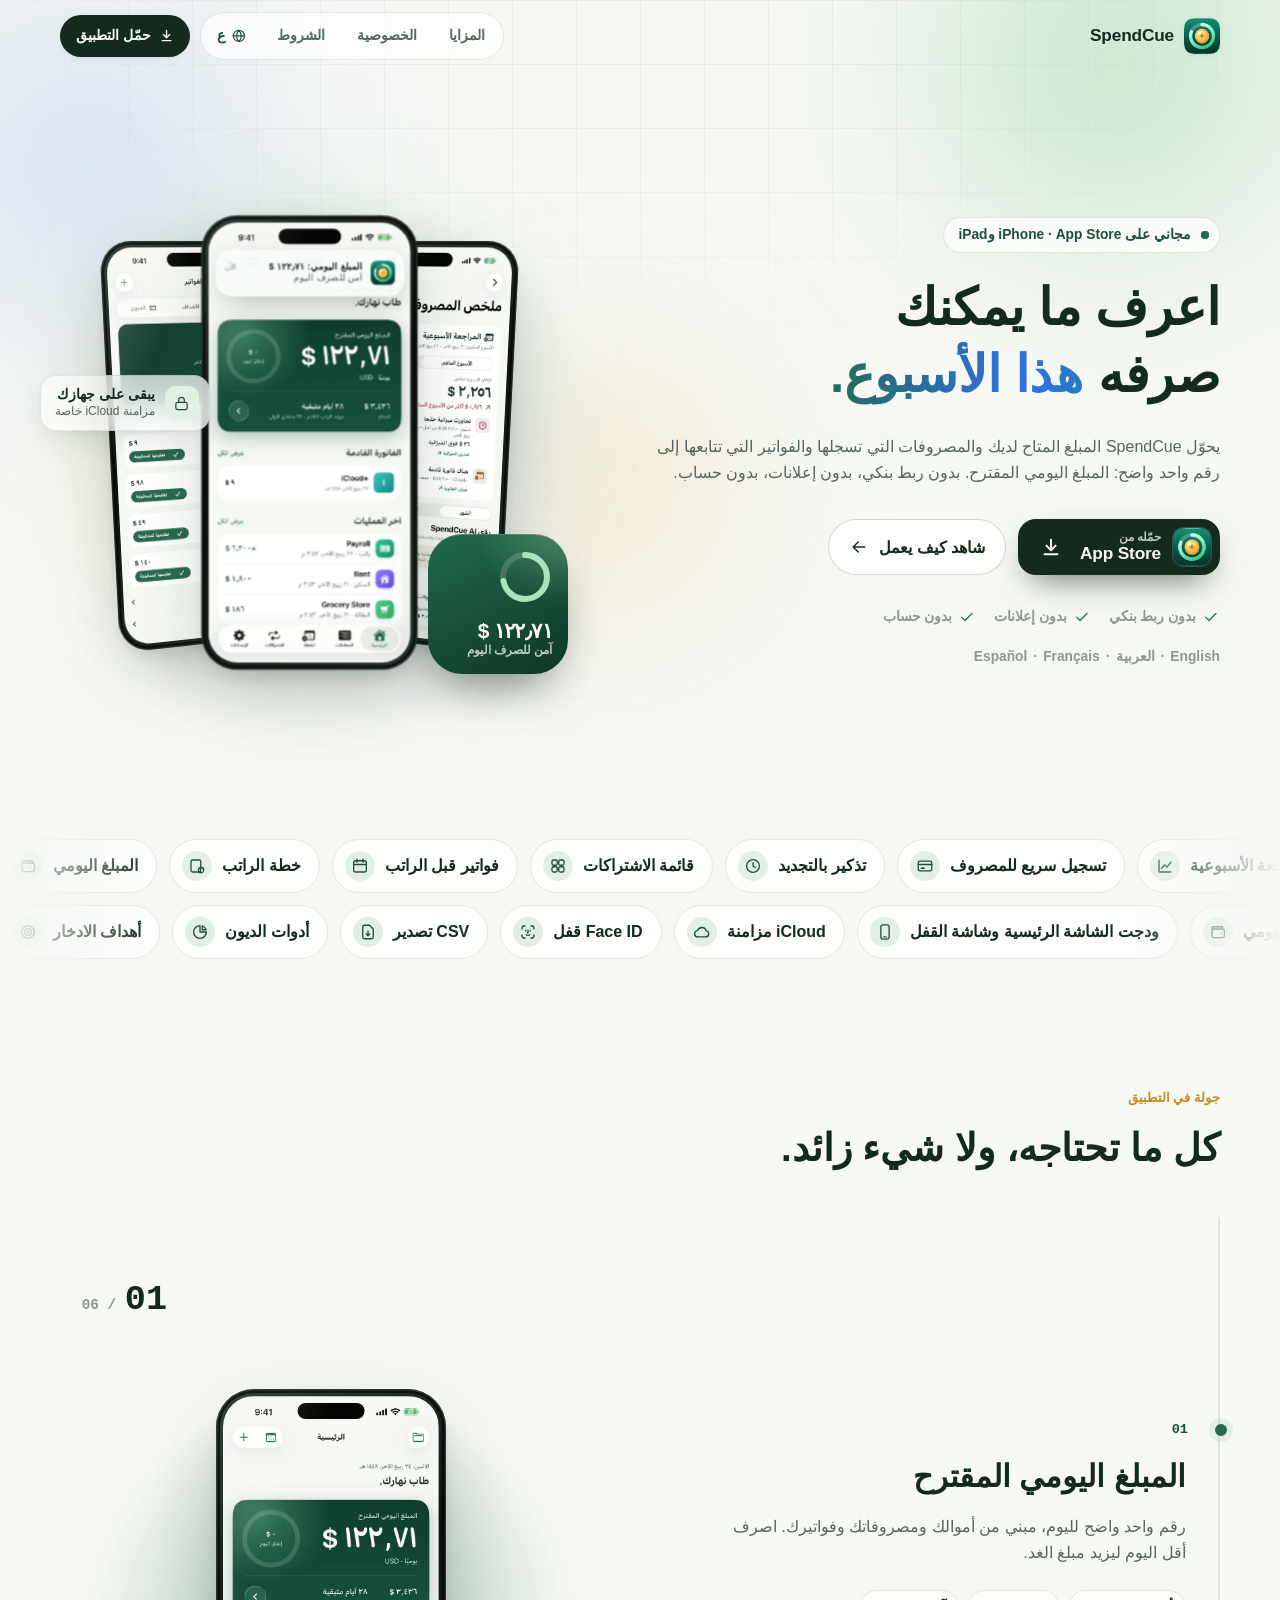
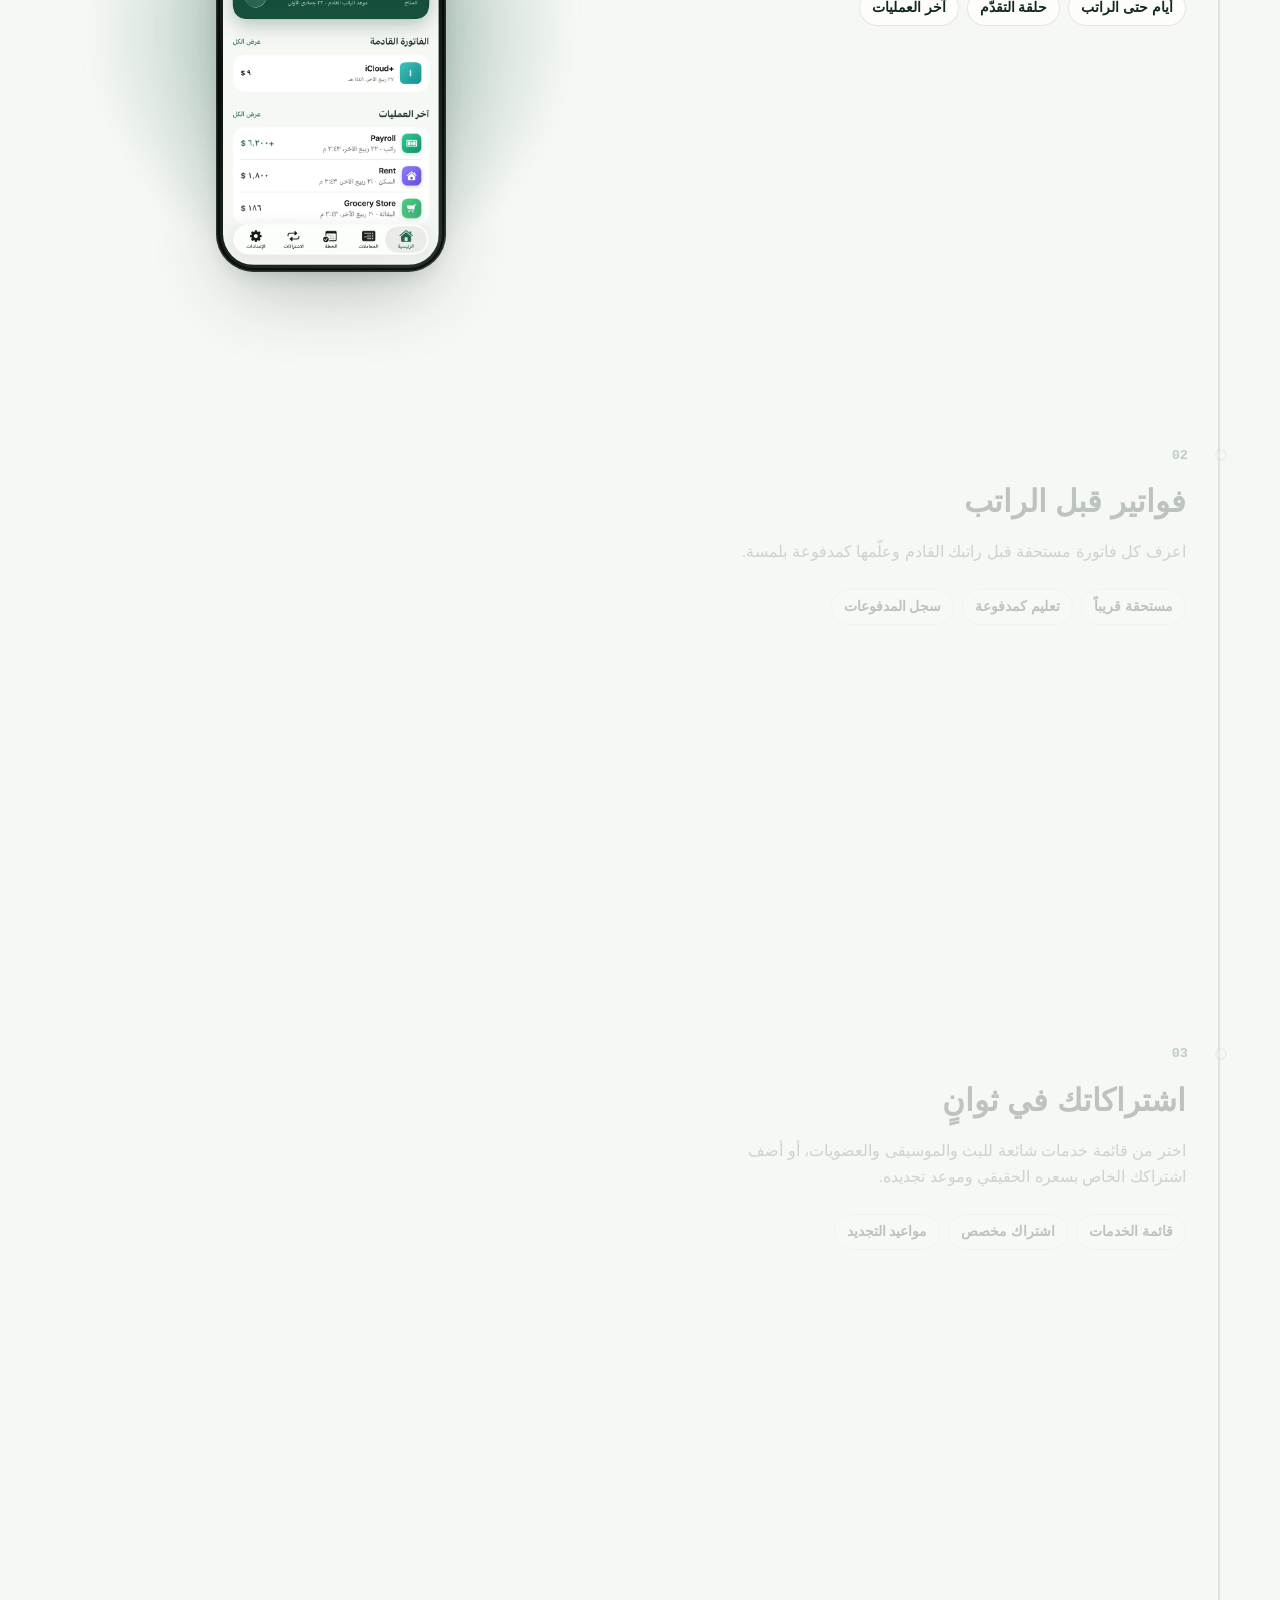
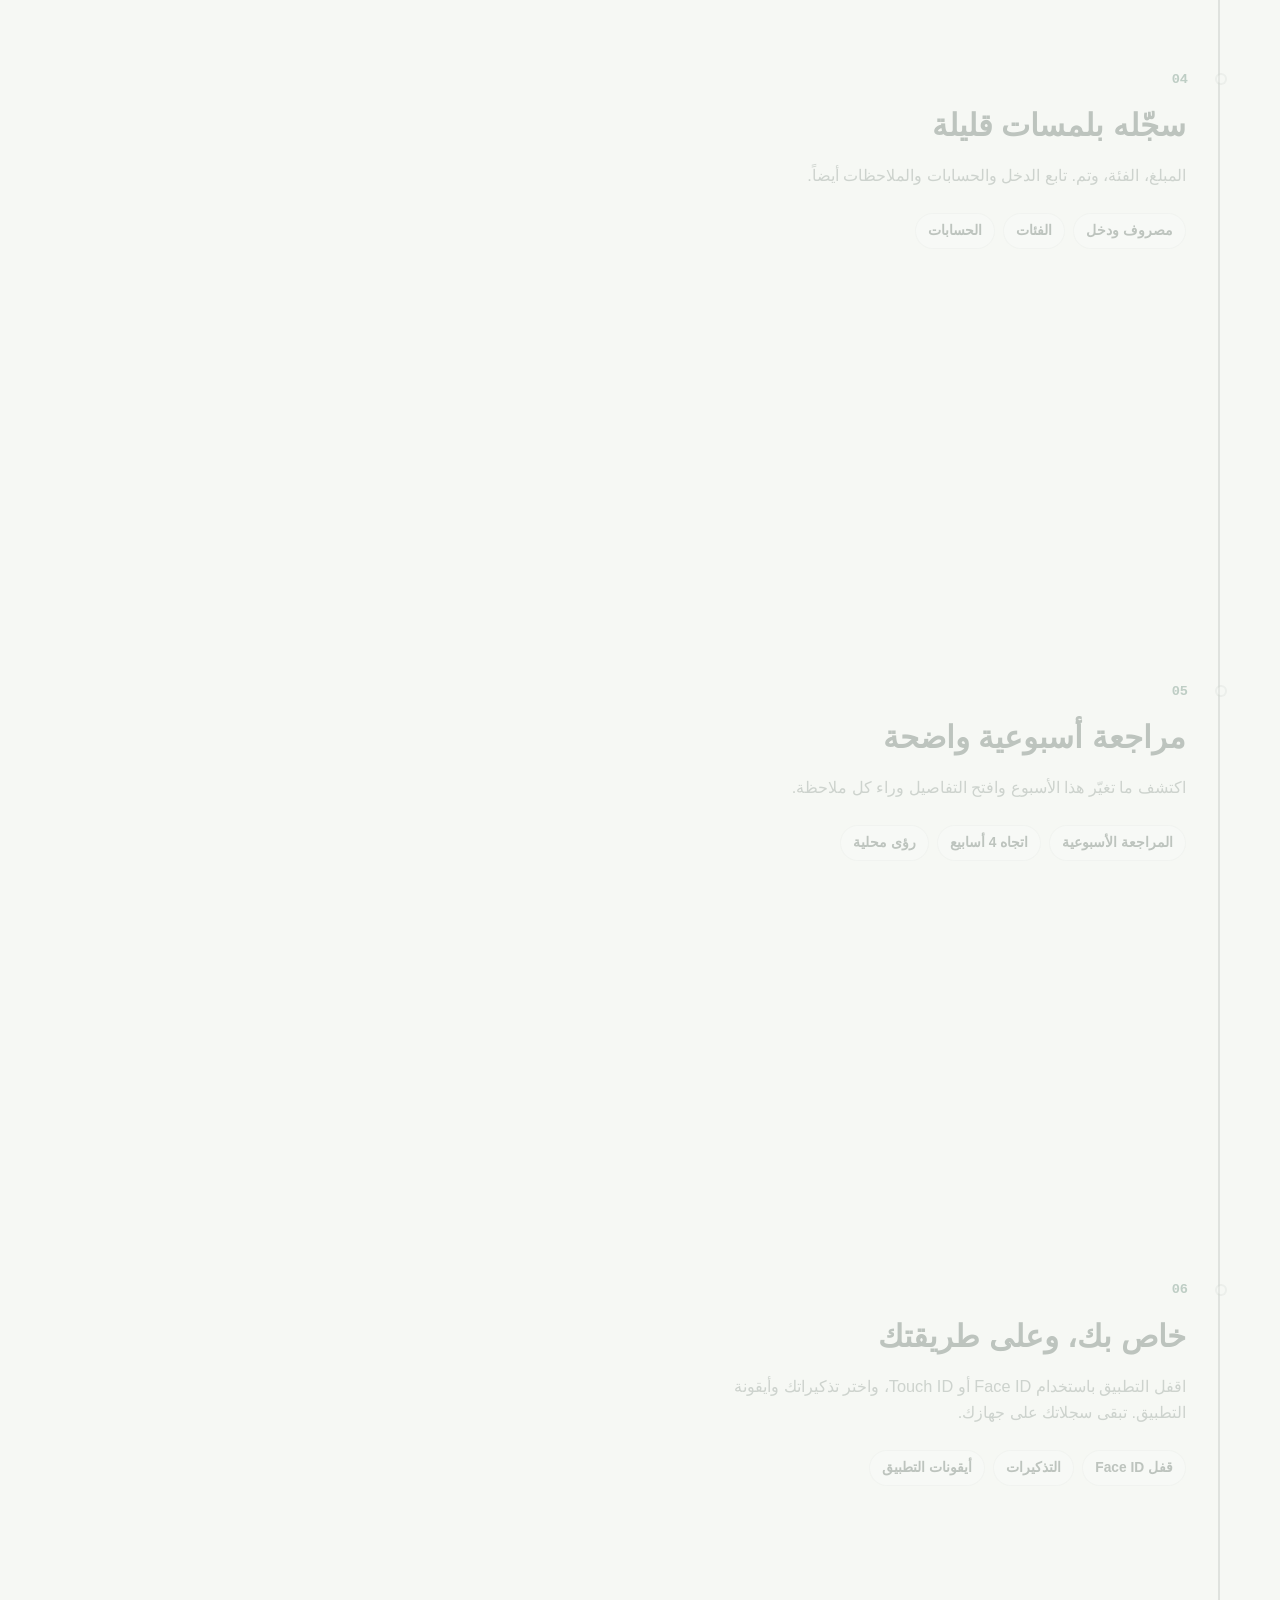
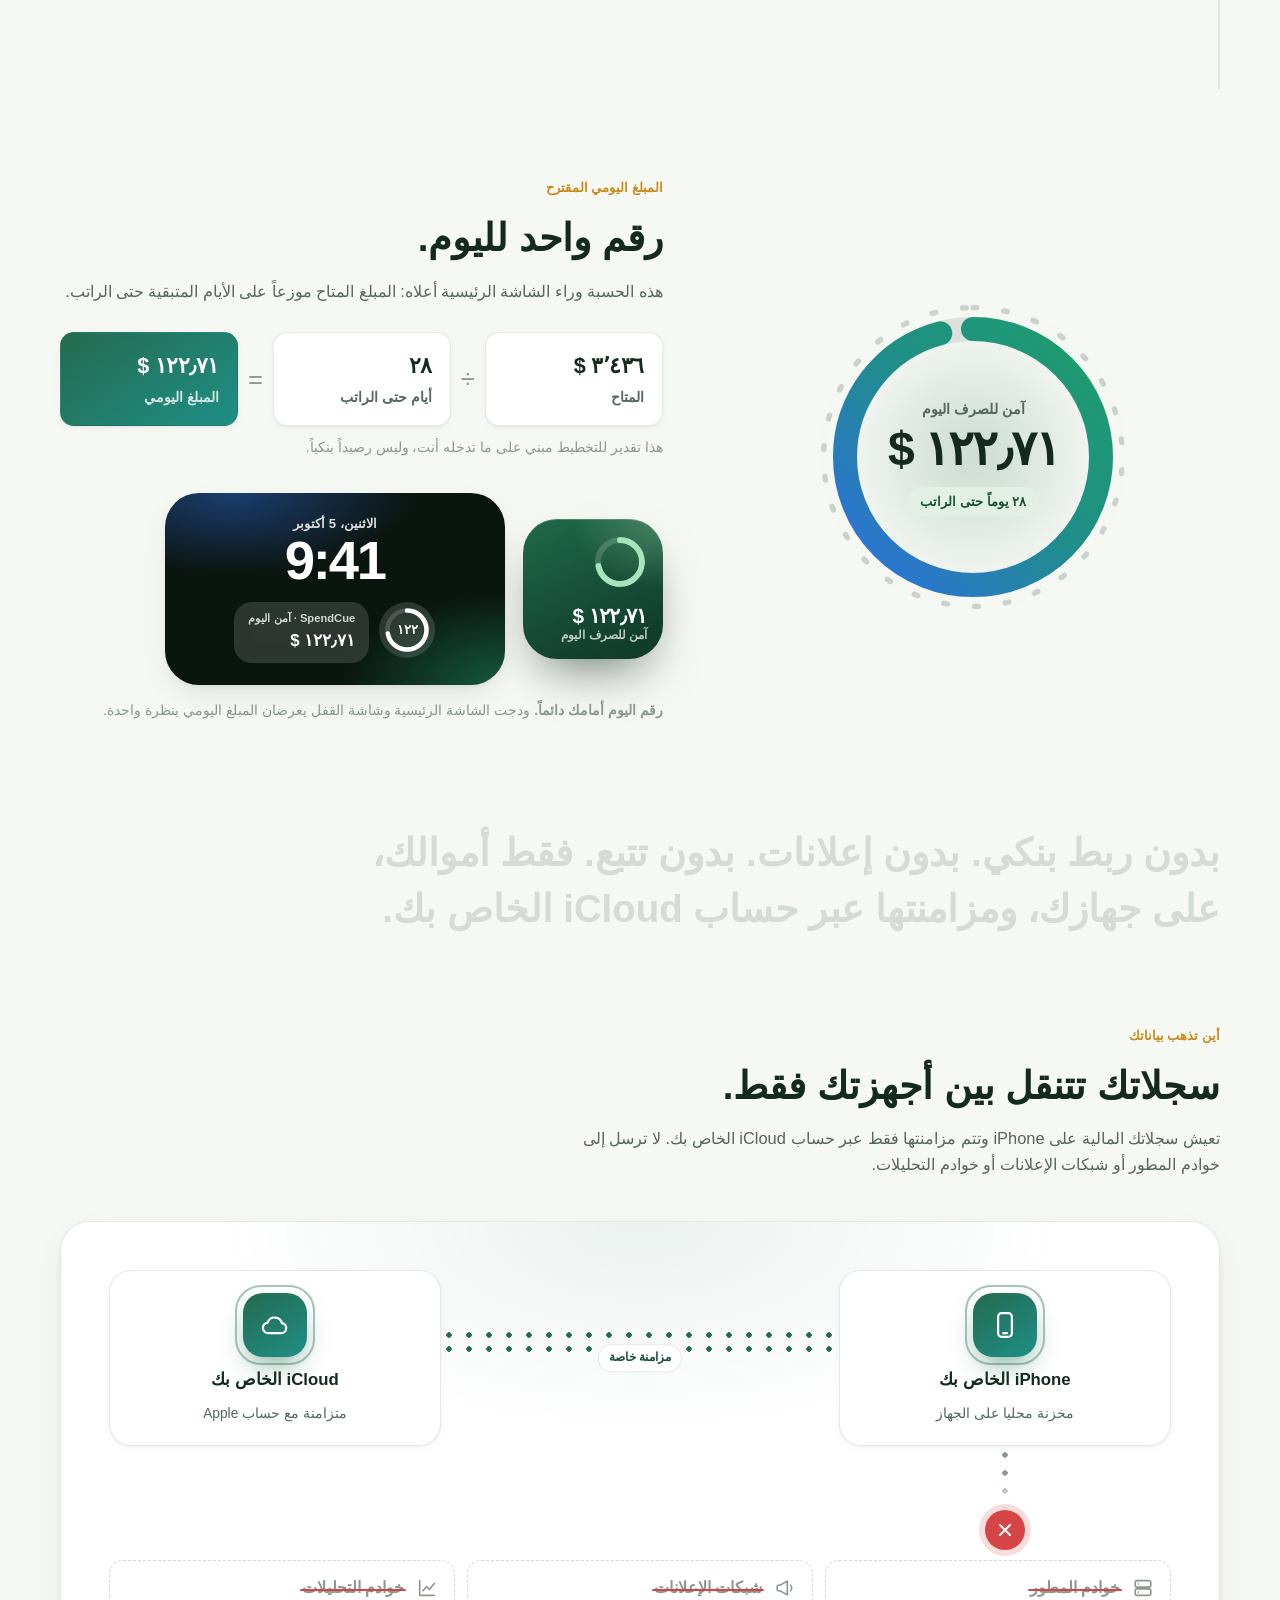
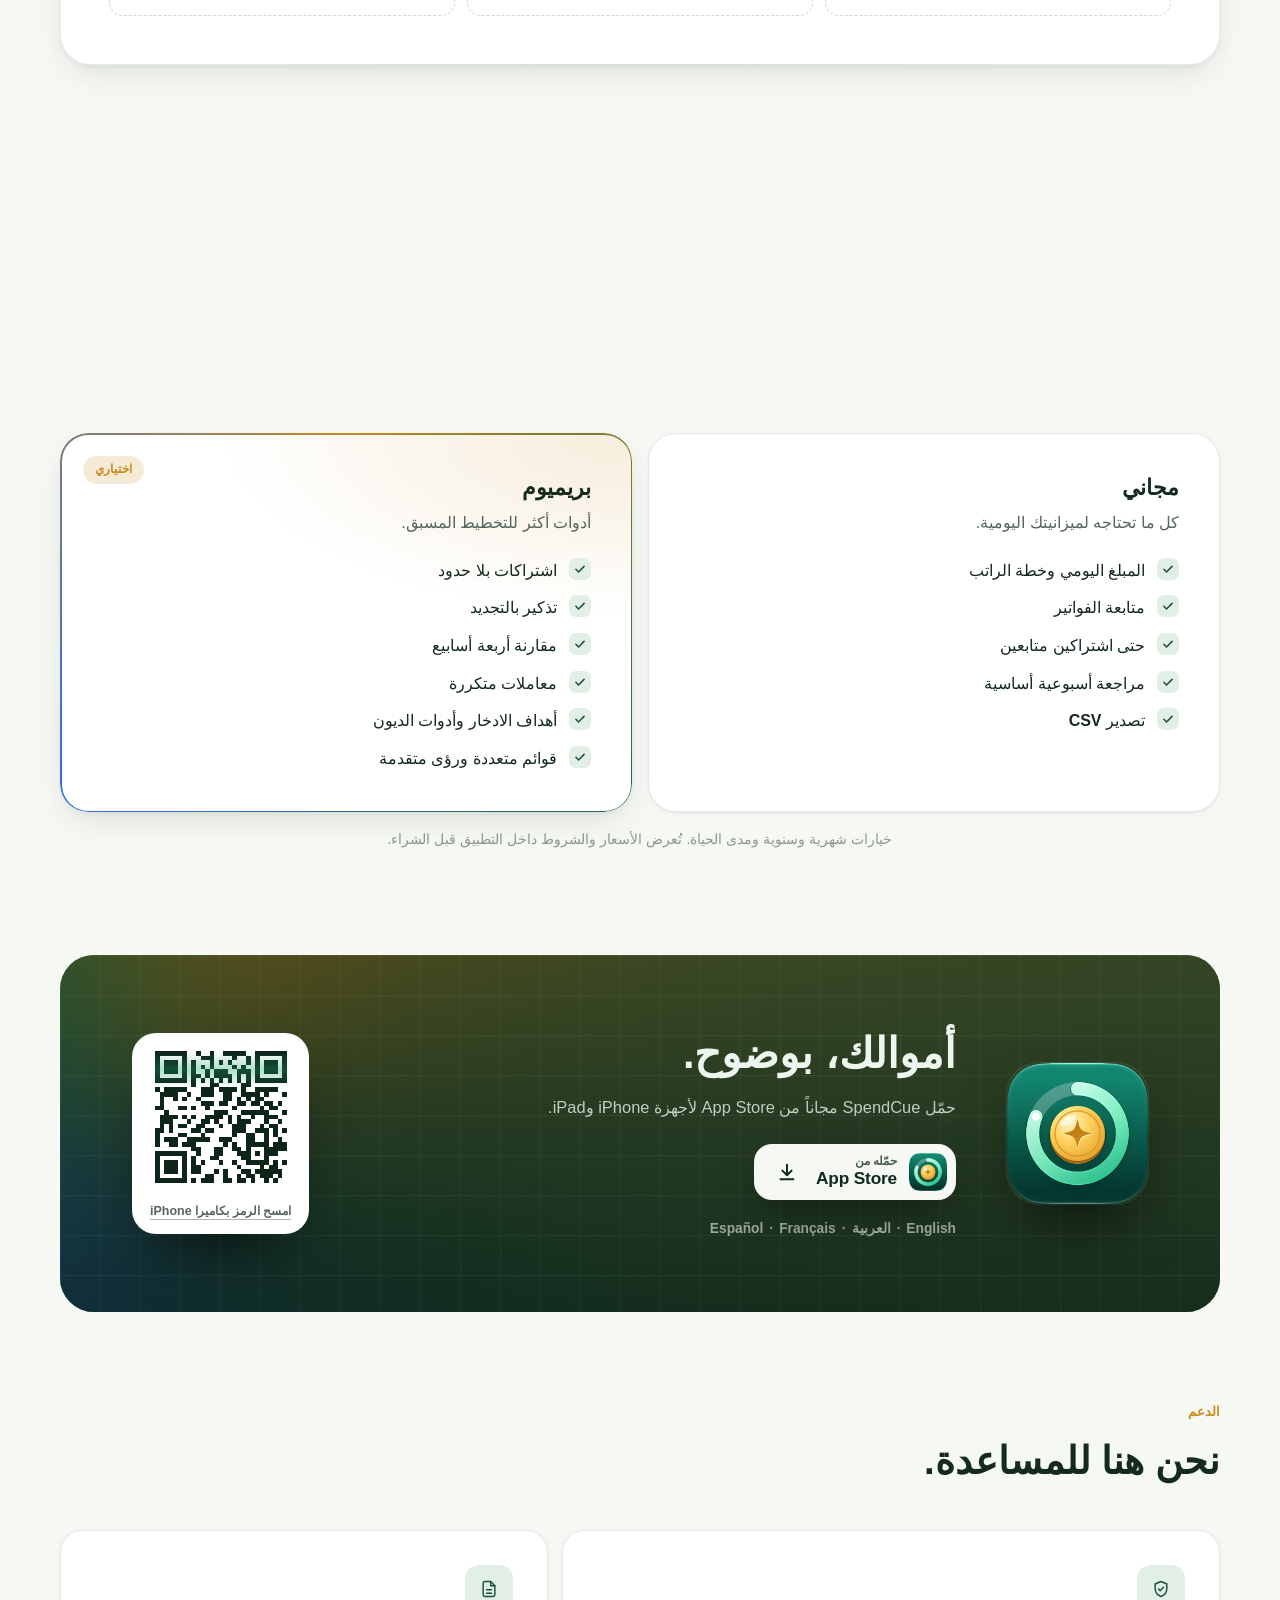
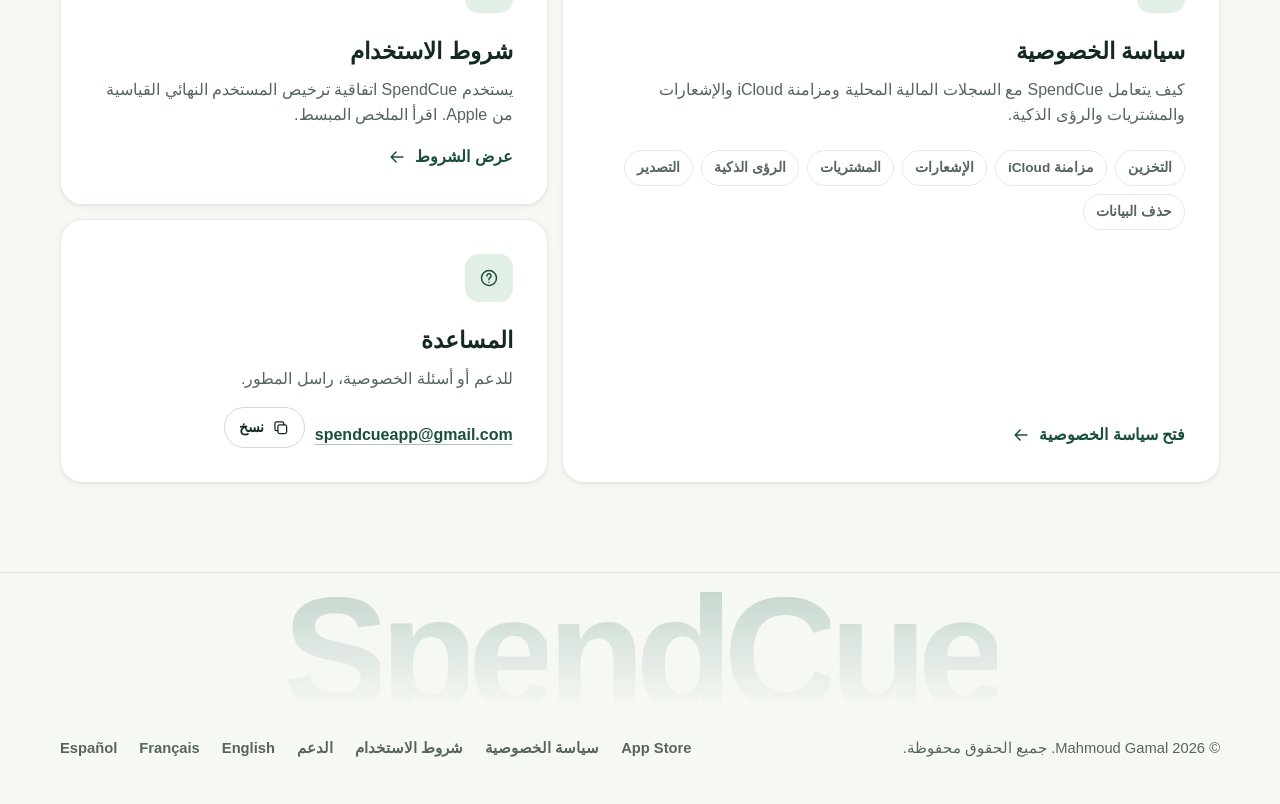
<file: docs/ar/index.html>
<!doctype html>
<html lang="ar" dir="rtl">
  <head>
    <meta charset="utf-8">
    <meta name="viewport" content="width=device-width, initial-scale=1, viewport-fit=cover">
    <title>SpendCue · اعرف ما يمكنك صرفه اليوم</title>
    <meta name="description" content="SpendCue مخطط ميزانية يومي خاص لأجهزة iPhone وiPad. اعرف ما يمكنك صرفه اليوم بأمان، وتابع الفواتير قبل الراتب، واحتفظ بسجلاتك على جهازك.">
    <meta name="apple-itunes-app" content="app-id=6767021493">
    <meta property="og:type" content="website">
    <meta property="og:title" content="SpendCue · اعرف ما يمكنك صرفه اليوم">
    <meta property="og:description" content="SpendCue مخطط ميزانية يومي خاص لأجهزة iPhone وiPad. اعرف ما يمكنك صرفه اليوم بأمان، وتابع الفواتير قبل الراتب، واحتفظ بسجلاتك على جهازك.">
    <meta property="og:url" content="https://mahmoudfotta.github.io/SpendCueApp/ar/">
    <meta name="theme-color" content="#f6f8f4" media="(prefers-color-scheme: light)">
    <meta name="theme-color" content="#0b1510" media="(prefers-color-scheme: dark)">
    <link rel="canonical" href="https://mahmoudfotta.github.io/SpendCueApp/ar/">
    <link rel="alternate" hreflang="en" href="https://mahmoudfotta.github.io/SpendCueApp/">
    <link rel="alternate" hreflang="ar" href="https://mahmoudfotta.github.io/SpendCueApp/ar/">
    <link rel="alternate" hreflang="fr" href="https://mahmoudfotta.github.io/SpendCueApp/fr/">
    <link rel="alternate" hreflang="es" href="https://mahmoudfotta.github.io/SpendCueApp/es/">
    <link rel="alternate" hreflang="x-default" href="https://mahmoudfotta.github.io/SpendCueApp/">
    <link rel="icon" type="image/png" href="../assets/icon.png">
    <link rel="apple-touch-icon" href="../assets/apple-touch-icon.png">
    <link rel="stylesheet" href="../assets/styles.css?v=fd4d3d02">
    <script>document.documentElement.classList.add("js")</script>
    <script src="../assets/site.js?v=947a2ae6" defer></script>
  </head>
  <body>
    <a class="skip-link" href="#main">تخطي إلى المحتوى</a>
    <div class="backdrop" aria-hidden="true"><span class="blob b1"></span><span class="blob b2"></span><span class="blob b3"></span></div>

    <header class="site-header">
      <div class="wrap">
        <a class="brand" href="../ar/" aria-label="صفحة SpendCue الرئيسية">
          <img src="../assets/icon.png" alt="" width="36" height="36">
          <span>SpendCue</span>
        </a>
        <div class="header-actions">
          <nav class="nav" aria-label="التنقل الرئيسي">
          <a class="nav-features" href="#tour">المزايا</a>
          <a href="../ar/privacy/">الخصوصية</a>
          <a href="../ar/terms/">الشروط</a>
          <details class="lang-menu">
            <summary aria-label="اللغة"><svg class="icon" aria-hidden="true"><use href="../assets/icons.svg#globe"/></svg><span>ع</span></summary>
            <div class="lang-pop">
              <a href="../" lang="en" hreflang="en" dir="ltr"><span>English</span><svg class="icon tick" aria-hidden="true"><use href="../assets/icons.svg#check"/></svg></a><a href="../ar/" lang="ar" hreflang="ar" dir="rtl" aria-current="true"><span>العربية</span><svg class="icon tick" aria-hidden="true"><use href="../assets/icons.svg#check"/></svg></a><a href="../fr/" lang="fr" hreflang="fr" dir="ltr"><span>Français</span><svg class="icon tick" aria-hidden="true"><use href="../assets/icons.svg#check"/></svg></a><a href="../es/" lang="es" hreflang="es" dir="ltr"><span>Español</span><svg class="icon tick" aria-hidden="true"><use href="../assets/icons.svg#check"/></svg></a>
            </div>
          </details>
          </nav>
          <a class="nav-cta magnetic" href="https://apps.apple.com/app/id6767021493"><svg class="icon" aria-hidden="true"><use href="../assets/icons.svg#download"/></svg><span>حمّل التطبيق</span></a>
        </div>
      </div>
    </header>

    <main id="main">
      <section class="wrap hero">
        <div class="hero-copy">
          <p class="eyebrow rise" style="--d: 0ms"><span class="pulse" aria-hidden="true"></span>مجاني على App Store · ‏iPhone وiPad</p>
          <h1 data-split><span class="sr-only">اعرف ما يمكنك صرفه اليوم.</span><span aria-hidden="true">اعرف ما يمكنك صرفه <span class="rotator"><span class="hl on">اليوم.</span><span class="hl">هذا الأسبوع.</span><span class="hl">حتى الراتب.</span></span></span></h1>
          <p class="lede rise" style="--d: 450ms">
            يحوّل SpendCue المبلغ المتاح لديك والمصروفات التي تسجلها والفواتير التي تتابعها إلى رقم واحد واضح: المبلغ اليومي المقترح. بدون ربط بنكي، بدون إعلانات، بدون حساب.
          </p>
          <div class="actions rise" style="--d: 600ms">
            <a class="store-btn magnetic " href="https://apps.apple.com/app/id6767021493" aria-label="حمّل SpendCue من App Store"><img src="../assets/icon.png" alt="" width="42" height="42"><span><small>حمّله من</small><b>App Store</b></span><svg class="icon" aria-hidden="true"><use href="../assets/icons.svg#download"/></svg></a>
            <a class="btn ghost magnetic" href="#tour">شاهد كيف يعمل <svg class="icon arrow flip" aria-hidden="true"><use href="../assets/icons.svg#arrow"/></svg></a>
          </div>
          <div class="trust-line rise" style="--d: 750ms">
            <span><svg class="icon" aria-hidden="true"><use href="../assets/icons.svg#check"/></svg>بدون ربط بنكي</span>
            <span><svg class="icon" aria-hidden="true"><use href="../assets/icons.svg#check"/></svg>بدون إعلانات</span>
            <span><svg class="icon" aria-hidden="true"><use href="../assets/icons.svg#check"/></svg>بدون حساب</span>
          </div>
          <div class="langs rise" style="--d: 850ms"><span>English</span><span>العربية</span><span>Français</span><span>Español</span></div>
        </div>

        <div class="showcase" aria-hidden="true">
          <div class="fan">
            <div class="fan-float">
              <div class="phone p-side p-left"><div class="phone-screen"><picture class=""><source media="(prefers-color-scheme: dark)" srcset="../assets/screens/ar/dark/02-bills.webp"><img src="../assets/screens/ar/light/02-bills.webp" alt="شاشة الفواتير المستحقة قبل الراتب" width="640" height="1391" loading="eager" decoding="async"></picture></div></div>
              <div class="phone p-side p-right"><div class="phone-screen"><picture class=""><source media="(prefers-color-scheme: dark)" srcset="../assets/screens/ar/dark/05-review.webp"><img src="../assets/screens/ar/light/05-review.webp" alt="شاشة ملخص الإنفاق الأسبوعي" width="640" height="1391" loading="eager" decoding="async"></picture></div></div>
              <div class="phone p-center"><div class="phone-screen"><div class="notifs"><div class="notif"><img src="../assets/icon.png" alt=""><div><span class="nt"><b>المبلغ اليومي: ١٢٢٫٧١ $</b><time>الآن</time></span><small>آمن للصرف اليوم</small></div></div><div class="notif"><img src="../assets/icon.png" alt=""><div><span class="nt"><b>‏iCloud+ مستحق خلال ٣ أيام</b><time>الآن</time></span><small>٩ $ · قبل الراتب</small></div></div><div class="notif"><img src="../assets/icon.png" alt=""><div><span class="nt"><b>المراجعة الأسبوعية جاهزة</b><time>الآن</time></span><small>اكتشف ما تغيّر</small></div></div></div><picture class=""><source media="(prefers-color-scheme: dark)" srcset="../assets/screens/ar/dark/01-home.webp"><img src="../assets/screens/ar/light/01-home.webp" alt="الشاشة الرئيسية مع المبلغ اليومي المقترح" width="640" height="1391" loading="eager" decoding="async"></picture></div></div>
            </div>
          </div>
          <div class="widget"><svg class="ring" viewBox="0 0 64 64" style="--to: 28"><circle class="track" cx="32" cy="32" r="26" pathLength="100"/><circle class="bar" cx="32" cy="32" r="26" pathLength="100"/></svg><div><b>١٢٢٫٧١ $</b><small>آمن للصرف اليوم</small></div></div>
          <div class="chip c1"><span class="ci"><svg class="icon" aria-hidden="true"><use href="../assets/icons.svg#lock"/></svg></span><span>يبقى على جهازك<small>مزامنة iCloud خاصة</small></span></div>
        </div>
      </section>

      <div class="marquee" role="region" aria-label="المزايا">
        <div class="marquee-track"><div style="display:contents"><span class="pill"><svg class="icon" aria-hidden="true"><use href="../assets/icons.svg#wallet"/></svg>المبلغ اليومي</span><span class="pill"><svg class="icon" aria-hidden="true"><use href="../assets/icons.svg#plan"/></svg>خطة الراتب</span><span class="pill"><svg class="icon" aria-hidden="true"><use href="../assets/icons.svg#calendar"/></svg>فواتير قبل الراتب</span><span class="pill"><svg class="icon" aria-hidden="true"><use href="../assets/icons.svg#grid"/></svg>قائمة الاشتراكات</span><span class="pill"><svg class="icon" aria-hidden="true"><use href="../assets/icons.svg#clock"/></svg>تذكير بالتجديد</span><span class="pill"><svg class="icon" aria-hidden="true"><use href="../assets/icons.svg#card"/></svg>تسجيل سريع للمصروف</span><span class="pill"><svg class="icon" aria-hidden="true"><use href="../assets/icons.svg#chart"/></svg>المراجعة الأسبوعية</span></div><div aria-hidden="true" style="display:contents"><span class="pill"><svg class="icon" aria-hidden="true"><use href="../assets/icons.svg#wallet"/></svg>المبلغ اليومي</span><span class="pill"><svg class="icon" aria-hidden="true"><use href="../assets/icons.svg#plan"/></svg>خطة الراتب</span><span class="pill"><svg class="icon" aria-hidden="true"><use href="../assets/icons.svg#calendar"/></svg>فواتير قبل الراتب</span><span class="pill"><svg class="icon" aria-hidden="true"><use href="../assets/icons.svg#grid"/></svg>قائمة الاشتراكات</span><span class="pill"><svg class="icon" aria-hidden="true"><use href="../assets/icons.svg#clock"/></svg>تذكير بالتجديد</span><span class="pill"><svg class="icon" aria-hidden="true"><use href="../assets/icons.svg#card"/></svg>تسجيل سريع للمصروف</span><span class="pill"><svg class="icon" aria-hidden="true"><use href="../assets/icons.svg#chart"/></svg>المراجعة الأسبوعية</span></div></div>
        <div class="marquee-track reverse"><div style="display:contents"><span class="pill"><svg class="icon" aria-hidden="true"><use href="../assets/icons.svg#target"/></svg>أهداف الادخار</span><span class="pill"><svg class="icon" aria-hidden="true"><use href="../assets/icons.svg#pie"/></svg>أدوات الديون</span><span class="pill"><svg class="icon" aria-hidden="true"><use href="../assets/icons.svg#file"/></svg>تصدير CSV</span><span class="pill"><svg class="icon" aria-hidden="true"><use href="../assets/icons.svg#faceid"/></svg>قفل Face ID</span><span class="pill"><svg class="icon" aria-hidden="true"><use href="../assets/icons.svg#cloud"/></svg>مزامنة iCloud</span><span class="pill"><svg class="icon" aria-hidden="true"><use href="../assets/icons.svg#phone"/></svg>ودجت الشاشة الرئيسية وشاشة القفل</span><span class="pill"><svg class="icon" aria-hidden="true"><use href="../assets/icons.svg#wallet"/></svg>المبلغ اليومي</span></div><div aria-hidden="true" style="display:contents"><span class="pill"><svg class="icon" aria-hidden="true"><use href="../assets/icons.svg#target"/></svg>أهداف الادخار</span><span class="pill"><svg class="icon" aria-hidden="true"><use href="../assets/icons.svg#pie"/></svg>أدوات الديون</span><span class="pill"><svg class="icon" aria-hidden="true"><use href="../assets/icons.svg#file"/></svg>تصدير CSV</span><span class="pill"><svg class="icon" aria-hidden="true"><use href="../assets/icons.svg#faceid"/></svg>قفل Face ID</span><span class="pill"><svg class="icon" aria-hidden="true"><use href="../assets/icons.svg#cloud"/></svg>مزامنة iCloud</span><span class="pill"><svg class="icon" aria-hidden="true"><use href="../assets/icons.svg#phone"/></svg>ودجت الشاشة الرئيسية وشاشة القفل</span><span class="pill"><svg class="icon" aria-hidden="true"><use href="../assets/icons.svg#wallet"/></svg>المبلغ اليومي</span></div></div>
      </div>

      <section class="wrap section" id="tour" aria-labelledby="tour-title">
        <div class="section-head reveal">
          <span class="kicker">جولة في التطبيق</span>
          <h2 id="tour-title" data-words>كل ما تحتاجه، ولا شيء زائد.</h2>
        </div>
        <div class="tour" data-step="1">
          <div class="tour-steps">
            <span class="tour-rail" aria-hidden="true"></span>
            <article class="step active">
              <span class="step-num">01</span>
              <h3>المبلغ اليومي المقترح</h3>
              <p>رقم واحد واضح لليوم، مبني من أموالك ومصروفاتك وفواتيرك. اصرف أقل اليوم ليزيد مبلغ الغد.</p>
              <ul><li>أيام حتى الراتب</li><li>حلقة التقدّم</li><li>آخر العمليات</li></ul>
              <div class="step-shot"><div class="phone "><div class="phone-screen"><picture class=""><source media="(prefers-color-scheme: dark)" srcset="../assets/screens/ar/dark/01-home.webp"><img src="../assets/screens/ar/light/01-home.webp" alt="الشاشة الرئيسية مع المبلغ اليومي المقترح" width="640" height="1391" loading="lazy" decoding="async"></picture></div></div></div>
            </article>
            <article class="step">
              <span class="step-num">02</span>
              <h3>فواتير قبل الراتب</h3>
              <p>اعرف كل فاتورة مستحقة قبل راتبك القادم وعلّمها كمدفوعة بلمسة.</p>
              <ul><li>مستحقة قريباً</li><li>تعليم كمدفوعة</li><li>سجل المدفوعات</li></ul>
              <div class="step-shot"><div class="phone "><div class="phone-screen"><picture class=""><source media="(prefers-color-scheme: dark)" srcset="../assets/screens/ar/dark/02-bills.webp"><img src="../assets/screens/ar/light/02-bills.webp" alt="شاشة الفواتير المستحقة قبل الراتب" width="640" height="1391" loading="lazy" decoding="async"></picture></div></div></div>
            </article>
            <article class="step">
              <span class="step-num">03</span>
              <h3>اشتراكاتك في ثوانٍ</h3>
              <p>اختر من قائمة خدمات شائعة للبث والموسيقى والعضويات، أو أضف اشتراكك الخاص بسعره الحقيقي وموعد تجديده.</p>
              <ul><li>قائمة الخدمات</li><li>اشتراك مخصص</li><li>مواعيد التجديد</li></ul>
              <div class="step-shot"><div class="phone "><div class="phone-screen"><picture class=""><source media="(prefers-color-scheme: dark)" srcset="../assets/screens/ar/dark/03-catalog.webp"><img src="../assets/screens/ar/light/03-catalog.webp" alt="شاشة إضافة اشتراك مع قائمة الخدمات" width="640" height="1391" loading="lazy" decoding="async"></picture></div></div></div>
            </article>
            <article class="step">
              <span class="step-num">04</span>
              <h3>سجّله بلمسات قليلة</h3>
              <p>المبلغ، الفئة، وتم. تابع الدخل والحسابات والملاحظات أيضاً.</p>
              <ul><li>مصروف ودخل</li><li>الفئات</li><li>الحسابات</li></ul>
              <div class="step-shot"><div class="phone "><div class="phone-screen"><picture class=""><source media="(prefers-color-scheme: dark)" srcset="../assets/screens/ar/dark/04-capture.webp"><img src="../assets/screens/ar/light/04-capture.webp" alt="شاشة التسجيل السريع لمصروف جديد" width="640" height="1391" loading="lazy" decoding="async"></picture></div></div></div>
            </article>
            <article class="step">
              <span class="step-num">05</span>
              <h3>مراجعة أسبوعية واضحة</h3>
              <p>اكتشف ما تغيّر هذا الأسبوع وافتح التفاصيل وراء كل ملاحظة.</p>
              <ul><li>المراجعة الأسبوعية</li><li>اتجاه 4 أسابيع</li><li>رؤى محلية</li></ul>
              <div class="step-shot"><div class="phone "><div class="phone-screen"><picture class=""><source media="(prefers-color-scheme: dark)" srcset="../assets/screens/ar/dark/05-review.webp"><img src="../assets/screens/ar/light/05-review.webp" alt="شاشة ملخص الإنفاق الأسبوعي" width="640" height="1391" loading="lazy" decoding="async"></picture></div></div></div>
            </article>
            <article class="step">
              <span class="step-num">06</span>
              <h3>خاص بك، وعلى طريقتك</h3>
              <p>اقفل التطبيق باستخدام Face ID أو Touch ID، واختر تذكيراتك وأيقونة التطبيق. تبقى سجلاتك على جهازك.</p>
              <ul><li>قفل Face ID</li><li>التذكيرات</li><li>أيقونات التطبيق</li></ul>
              <div class="step-shot"><div class="phone "><div class="phone-screen"><picture class=""><source media="(prefers-color-scheme: dark)" srcset="../assets/screens/ar/dark/06-settings.webp"><img src="../assets/screens/ar/light/06-settings.webp" alt="شاشة الإعدادات مع أيقونات التطبيق والتذكيرات" width="640" height="1391" loading="lazy" decoding="async"></picture></div></div></div>
            </article>
          </div>
          <div class="tour-stage" aria-hidden="true">
            <span class="tour-glow"></span>
            <span class="tour-count"><b>01</b> / 06</span>
            <div class="phone tour-phone"><div class="phone-screen"><picture style="--z: 0" class="shot active"><source media="(prefers-color-scheme: dark)" srcset="../assets/screens/ar/dark/01-home.webp"><img src="../assets/screens/ar/light/01-home.webp" alt="الشاشة الرئيسية مع المبلغ اليومي المقترح" width="640" height="1391" loading="eager" decoding="async"></picture><picture style="--z: 1" class="shot"><source media="(prefers-color-scheme: dark)" srcset="../assets/screens/ar/dark/02-bills.webp"><img src="../assets/screens/ar/light/02-bills.webp" alt="شاشة الفواتير المستحقة قبل الراتب" width="640" height="1391" loading="lazy" decoding="async"></picture><picture style="--z: 2" class="shot"><source media="(prefers-color-scheme: dark)" srcset="../assets/screens/ar/dark/03-catalog.webp"><img src="../assets/screens/ar/light/03-catalog.webp" alt="شاشة إضافة اشتراك مع قائمة الخدمات" width="640" height="1391" loading="lazy" decoding="async"></picture><picture style="--z: 3" class="shot"><source media="(prefers-color-scheme: dark)" srcset="../assets/screens/ar/dark/04-capture.webp"><img src="../assets/screens/ar/light/04-capture.webp" alt="شاشة التسجيل السريع لمصروف جديد" width="640" height="1391" loading="lazy" decoding="async"></picture><picture style="--z: 4" class="shot"><source media="(prefers-color-scheme: dark)" srcset="../assets/screens/ar/dark/05-review.webp"><img src="../assets/screens/ar/light/05-review.webp" alt="شاشة ملخص الإنفاق الأسبوعي" width="640" height="1391" loading="lazy" decoding="async"></picture><picture style="--z: 5" class="shot"><source media="(prefers-color-scheme: dark)" srcset="../assets/screens/ar/dark/06-settings.webp"><img src="../assets/screens/ar/light/06-settings.webp" alt="شاشة الإعدادات مع أيقونات التطبيق والتذكيرات" width="640" height="1391" loading="lazy" decoding="async"></picture></div></div>
          </div>
        </div>
      </section>

      <section class="wrap section" aria-labelledby="daily-title" style="padding-top: 0">
        <div class="daily">
          <div class="ring-hero reveal" aria-hidden="true">
            <svg viewBox="0 0 120 120">
              <defs><linearGradient id="ringGrad" x1="0" y1="0" x2="1" y2="1"><stop offset="0" stop-color="#2f6fe4"/><stop offset="0.55" stop-color="#1f8f86"/><stop offset="1" stop-color="#1e9e6a"/></linearGradient></defs>
              <circle class="tick-marks" cx="60" cy="60" r="56" pathLength="100"/>
              <circle class="track" cx="60" cy="60" r="48" pathLength="100"/>
              <circle class="bar" cx="60" cy="60" r="48" pathLength="100"/>
            </svg>
            <div class="ring-center">
              <small>آمن للصرف اليوم</small>
              <strong data-count="122.71" data-prefix="" data-suffix=" $" data-locale="ar-EG" data-on-view>١٢٢٫٧١ $</strong>
              <span class="pill-mini">٢٨ يوماً حتى الراتب</span>
            </div>
          </div>
          <div class="reveal">
            <span class="kicker">المبلغ اليومي المقترح</span>
            <h2 id="daily-title" class="section-title" data-words>رقم واحد لليوم.</h2>
            <p class="lede" style="margin-top: 16px">هذه الحسبة وراء الشاشة الرئيسية أعلاه: المبلغ المتاح موزعاً على الأيام المتبقية حتى الراتب.</p>
            <div class="equation">
              <div class="eq-tile" style="--i: 0"><b>٣٬٤٣٦ $</b><small>المتاح</small></div>
              <span class="eq-op" style="--i: 1" aria-label="÷">÷</span>
              <div class="eq-tile" style="--i: 2"><b>٢٨</b><small>أيام حتى الراتب</small></div>
              <span class="eq-op eq" style="--i: 3">=</span>
              <div class="eq-tile result" style="--i: 4"><b>١٢٢٫٧١ $</b><small>المبلغ اليومي</small></div>
            </div>
            <p class="footnote">هذا تقدير للتخطيط مبني على ما تدخله أنت، وليس رصيداً بنكياً.</p>
            <div class="widgets" aria-hidden="true">
              <div class="widget"><svg class="ring" viewBox="0 0 64 64" style="--to: 28"><circle class="track" cx="32" cy="32" r="26" pathLength="100"/><circle class="bar" cx="32" cy="32" r="26" pathLength="100"/></svg><div><b>١٢٢٫٧١ $</b><small>آمن للصرف اليوم</small></div></div>
              <div class="lock">
                <div class="date">الاثنين، 5 أكتوبر</div>
                <div class="time">9:41</div>
                <div class="lock-widgets">
                  <span class="lw-circle"><svg class="ring" viewBox="0 0 64 64" style="--to: 28"><circle class="track" cx="32" cy="32" r="26" pathLength="100"/><circle class="bar" cx="32" cy="32" r="26" pathLength="100"/></svg><span>١٢٢</span></span>
                  <span class="lw-rect"><small>SpendCue · آمن اليوم</small><b>١٢٢٫٧١ $</b></span>
                </div>
              </div>
            </div>
            <p class="footnote" style="margin-top: 14px"><b>رقم اليوم أمامك دائماً.</b> ودجت الشاشة الرئيسية وشاشة القفل يعرضان المبلغ اليومي بنظرة واحدة.</p>
          </div>
        </div>
      </section>

      <section class="wrap section" style="padding-top: 0">
        <p class="manifesto" data-scrub>بدون ربط بنكي. بدون إعلانات. بدون تتبع. فقط <span class="key">أموالك، على جهازك،</span> ومزامنتها عبر <span class="key">حساب iCloud الخاص بك.</span></p>
      </section>

      <section class="wrap section" aria-labelledby="flow-title" style="padding-top: 0">
        <div class="section-head reveal">
          <span class="kicker">أين تذهب بياناتك</span>
          <h2 id="flow-title" data-words>سجلاتك تتنقل بين أجهزتك فقط.</h2>
          <p>تعيش سجلاتك المالية على iPhone وتتم مزامنتها فقط عبر حساب iCloud الخاص بك. لا ترسل إلى خوادم المطور أو شبكات الإعلانات أو خوادم التحليلات.</p>
        </div>
        <div class="flow reveal">
          <div class="node n-phone"><span class="n-icon"><svg class="icon" aria-hidden="true"><use href="../assets/icons.svg#phone"/></svg></span><b>iPhone الخاص بك</b><small>مخزنة محليا على الجهاز</small></div>
          <div class="wire" aria-hidden="true"><span></span><span></span><em>مزامنة خاصة</em></div>
          <div class="node cloud"><span class="n-icon"><svg class="icon" aria-hidden="true"><use href="../assets/icons.svg#cloud"/></svg></span><b>iCloud الخاص بك</b><small>متزامنة مع حساب Apple</small></div>
          <div class="drop" aria-hidden="true"><span class="barrier"><svg class="icon" aria-hidden="true"><use href="../assets/icons.svg#x"/></svg></span></div>
          <div class="blocked">
            <div style="--i: 0"><svg class="icon" aria-hidden="true"><use href="../assets/icons.svg#server"/></svg><span>خوادم المطور</span></div>
            <div style="--i: 1"><svg class="icon" aria-hidden="true"><use href="../assets/icons.svg#megaphone"/></svg><span>شبكات الإعلانات</span></div>
            <div style="--i: 2"><svg class="icon" aria-hidden="true"><use href="../assets/icons.svg#chart"/></svg><span>خوادم التحليلات</span></div>
          </div>
        </div>
        <div class="stats" data-stagger>
          <div class="stat reveal"><strong><span class="odo"><span class="odo-strip"><span>9</span><span>8</span><span>7</span><span>6</span><span>5</span><span>4</span><span>3</span><span>2</span><span>1</span><span>0</span></span></span></strong><p>إعلانات داخل التطبيق</p></div>
          <div class="stat reveal"><strong><span class="odo"><span class="odo-strip"><span>9</span><span>8</span><span>7</span><span>6</span><span>5</span><span>4</span><span>3</span><span>2</span><span>1</span><span>0</span></span></span></strong><p>أدوات تتبع مضمنة</p></div>
          <div class="stat reveal"><strong><span class="odo"><span class="odo-strip"><span>9</span><span>8</span><span>7</span><span>6</span><span>5</span><span>4</span><span>3</span><span>2</span><span>1</span><span>0</span></span></span></strong><p>حسابات لإنشائها</p></div>
        </div>
      </section>

      <section class="wrap section" aria-labelledby="plans-title" style="padding-top: 0">
        <div class="section-head reveal">
          <span class="kicker">المجاني وبريميوم</span>
          <h2 id="plans-title" data-words>ابدأ مجاناً، وأضف المزيد عند الحاجة.</h2>
        </div>
        <div class="plans tilt-group" data-stagger>
          <article class="plan reveal tilt" data-tilt="4">
            <h3>مجاني</h3>
            <p class="plan-sub">كل ما تحتاجه لميزانيتك اليومية.</p>
            <ul><li><svg class="icon" aria-hidden="true"><use href="../assets/icons.svg#check"/></svg>المبلغ اليومي وخطة الراتب</li><li><svg class="icon" aria-hidden="true"><use href="../assets/icons.svg#check"/></svg>متابعة الفواتير</li><li><svg class="icon" aria-hidden="true"><use href="../assets/icons.svg#check"/></svg>حتى اشتراكين متابعين</li><li><svg class="icon" aria-hidden="true"><use href="../assets/icons.svg#check"/></svg>مراجعة أسبوعية أساسية</li><li><svg class="icon" aria-hidden="true"><use href="../assets/icons.svg#check"/></svg>تصدير CSV</li></ul>
          </article>
          <article class="plan premium glow-border reveal tilt" data-tilt="4">
            <span class="tag">اختياري</span>
            <h3>بريميوم</h3>
            <p class="plan-sub">أدوات أكثر للتخطيط المسبق.</p>
            <ul><li><svg class="icon" aria-hidden="true"><use href="../assets/icons.svg#check"/></svg>اشتراكات بلا حدود</li><li><svg class="icon" aria-hidden="true"><use href="../assets/icons.svg#check"/></svg>تذكير بالتجديد</li><li><svg class="icon" aria-hidden="true"><use href="../assets/icons.svg#check"/></svg>مقارنة أربعة أسابيع</li><li><svg class="icon" aria-hidden="true"><use href="../assets/icons.svg#check"/></svg>معاملات متكررة</li><li><svg class="icon" aria-hidden="true"><use href="../assets/icons.svg#check"/></svg>أهداف الادخار وأدوات الديون</li><li><svg class="icon" aria-hidden="true"><use href="../assets/icons.svg#check"/></svg>قوائم متعددة ورؤى متقدمة</li></ul>
          </article>
        </div>
        <p class="plans-note">خيارات شهرية وسنوية ومدى الحياة. تُعرض الأسعار والشروط داخل التطبيق قبل الشراء.</p>
      </section>

      <section class="wrap section" id="download" style="padding-top: 0">
        <div class="download reveal">
          <div class="big-icon tilt" data-tilt="14"><img src="../assets/icon.png" alt="" width="180" height="180"></div>
          <div>
            <h2 data-words>أموالك، بوضوح.</h2>
            <p>حمّل SpendCue مجاناً من App Store لأجهزة iPhone وiPad.</p>
            <a class="store-btn magnetic light" href="https://apps.apple.com/app/id6767021493" aria-label="حمّل SpendCue من App Store"><img src="../assets/icon.png" alt="" width="42" height="42"><span><small>حمّله من</small><b>App Store</b></span><svg class="icon" aria-hidden="true"><use href="../assets/icons.svg#download"/></svg></a>
            <div class="langs"><span>English</span><span>العربية</span><span>Français</span><span>Español</span></div>
          </div>
          <a class="qr" href="https://apps.apple.com/app/id6767021493" aria-label="حمّل SpendCue من App Store">
            <span class="scan"><svg viewBox="0 0 29 29" shape-rendering="crispEdges" aria-hidden="true"><path fill="currentColor" d="M0 0h7v1h-7zM9 0h1v1h-1zM12 0h1v1h-1zM15 0h5v1h-5zM22 0h7v1h-7zM0 1h1v1h-1zM6 1h1v1h-1zM10 1h3v1h-3zM17 1h1v1h-1zM20 1h1v1h-1zM22 1h1v1h-1zM28 1h1v1h-1zM0 2h1v1h-1zM2 2h3v1h-3zM6 2h1v1h-1zM8 2h1v1h-1zM12 2h1v1h-1zM14 2h1v1h-1zM16 2h1v1h-1zM20 2h1v1h-1zM22 2h1v1h-1zM24 2h3v1h-3zM28 2h1v1h-1zM0 3h1v1h-1zM2 3h3v1h-3zM6 3h1v1h-1zM8 3h1v1h-1zM10 3h1v1h-1zM12 3h1v1h-1zM17 3h1v1h-1zM19 3h1v1h-1zM22 3h1v1h-1zM24 3h3v1h-3zM28 3h1v1h-1zM0 4h1v1h-1zM2 4h3v1h-3zM6 4h1v1h-1zM8 4h1v1h-1zM11 4h1v1h-1zM13 4h3v1h-3zM18 4h3v1h-3zM22 4h1v1h-1zM24 4h3v1h-3zM28 4h1v1h-1zM0 5h1v1h-1zM6 5h1v1h-1zM8 5h2v1h-2zM11 5h1v1h-1zM13 5h4v1h-4zM18 5h1v1h-1zM20 5h1v1h-1zM22 5h1v1h-1zM28 5h1v1h-1zM0 6h7v1h-7zM8 6h1v1h-1zM10 6h1v1h-1zM12 6h1v1h-1zM14 6h1v1h-1zM16 6h1v1h-1zM18 6h1v1h-1zM20 6h1v1h-1zM22 6h7v1h-7zM8 7h1v1h-1zM12 7h2v1h-2zM19 7h2v1h-2zM0 8h1v1h-1zM2 8h5v1h-5zM10 8h3v1h-3zM14 8h4v1h-4zM19 8h1v1h-1zM22 8h5v1h-5zM1 9h4v1h-4zM7 9h1v1h-1zM10 9h3v1h-3zM15 9h2v1h-2zM19 9h4v1h-4zM24 9h1v1h-1zM28 9h1v1h-1zM1 10h1v1h-1zM4 10h1v1h-1zM6 10h1v1h-1zM9 10h1v1h-1zM15 10h2v1h-2zM18 10h1v1h-1zM20 10h1v1h-1zM22 10h2v1h-2zM1 11h1v1h-1zM10 11h3v1h-3zM14 11h2v1h-2zM18 11h2v1h-2zM21 11h2v1h-2zM24 11h2v1h-2zM27 11h1v1h-1zM0 12h2v1h-2zM5 12h2v1h-2zM8 12h1v1h-1zM11 12h1v1h-1zM17 12h1v1h-1zM23 12h1v1h-1zM25 12h2v1h-2zM2 13h1v1h-1zM13 13h3v1h-3zM19 13h6v1h-6zM28 13h1v1h-1zM1 14h4v1h-4zM6 14h1v1h-1zM8 14h1v1h-1zM11 14h4v1h-4zM16 14h1v1h-1zM18 14h1v1h-1zM21 14h1v1h-1zM24 14h3v1h-3zM1 15h3v1h-3zM7 15h1v1h-1zM10 15h2v1h-2zM13 15h1v1h-1zM16 15h1v1h-1zM18 15h3v1h-3zM24 15h1v1h-1zM27 15h1v1h-1zM1 16h1v1h-1zM3 16h1v1h-1zM5 16h2v1h-2zM9 16h2v1h-2zM14 16h1v1h-1zM17 16h3v1h-3zM23 16h1v1h-1zM25 16h2v1h-2zM0 17h2v1h-2zM3 17h1v1h-1zM8 17h2v1h-2zM11 17h2v1h-2zM17 17h3v1h-3zM22 17h3v1h-3zM26 17h1v1h-1zM28 17h1v1h-1zM0 18h1v1h-1zM5 18h2v1h-2zM10 18h1v1h-1zM17 18h1v1h-1zM20 18h2v1h-2zM24 18h1v1h-1zM26 18h1v1h-1zM0 19h1v1h-1zM2 19h3v1h-3zM7 19h5v1h-5zM14 19h3v1h-3zM20 19h2v1h-2zM24 19h1v1h-1zM27 19h1v1h-1zM0 20h1v1h-1zM3 20h2v1h-2zM6 20h3v1h-3zM15 20h1v1h-1zM17 20h1v1h-1zM20 20h5v1h-5zM26 20h3v1h-3zM8 21h2v1h-2zM13 21h2v1h-2zM17 21h2v1h-2zM20 21h1v1h-1zM24 21h5v1h-5zM0 22h7v1h-7zM9 22h1v1h-1zM13 22h2v1h-2zM18 22h3v1h-3zM22 22h1v1h-1zM24 22h3v1h-3zM0 23h1v1h-1zM6 23h1v1h-1zM8 23h1v1h-1zM12 23h2v1h-2zM19 23h2v1h-2zM24 23h1v1h-1zM0 24h1v1h-1zM2 24h3v1h-3zM6 24h1v1h-1zM8 24h1v1h-1zM10 24h1v1h-1zM14 24h1v1h-1zM17 24h1v1h-1zM20 24h5v1h-5zM26 24h1v1h-1zM28 24h1v1h-1zM0 25h1v1h-1zM2 25h3v1h-3zM6 25h1v1h-1zM8 25h2v1h-2zM18 25h1v1h-1zM23 25h1v1h-1zM25 25h2v1h-2zM0 26h1v1h-1zM2 26h3v1h-3zM6 26h1v1h-1zM8 26h2v1h-2zM13 26h1v1h-1zM15 26h1v1h-1zM19 26h2v1h-2zM22 26h6v1h-6zM0 27h1v1h-1zM6 27h1v1h-1zM11 27h2v1h-2zM15 27h1v1h-1zM18 27h1v1h-1zM20 27h2v1h-2zM23 27h3v1h-3zM27 27h1v1h-1zM0 28h7v1h-7zM8 28h1v1h-1zM10 28h3v1h-3zM15 28h2v1h-2zM18 28h2v1h-2zM21 28h1v1h-1zM24 28h1v1h-1zM26 28h1v1h-1z"/></svg></span>
            <small>امسح الرمز بكاميرا iPhone</small>
          </a>
        </div>
      </section>

      <section class="wrap section" aria-labelledby="help-title" style="padding-top: 0">
        <div class="section-head reveal">
          <span class="kicker">الدعم</span>
          <h2 id="help-title" data-words>نحن هنا للمساعدة.</h2>
        </div>
        <div class="bento tilt-group" data-stagger>
          <a class="tile big reveal tilt glow-border" data-tilt="4" href="../ar/privacy/">
            <span class="t-icon"><svg class="icon" aria-hidden="true"><use href="../assets/icons.svg#shield"/></svg></span>
            <h3>سياسة الخصوصية</h3>
            <p>كيف يتعامل SpendCue مع السجلات المالية المحلية ومزامنة iCloud والإشعارات والمشتريات والرؤى الذكية.</p>
            <ul class="toc-preview" aria-label="الموضوعات المشمولة"><li style="--i: 0">التخزين</li><li style="--i: 1">مزامنة iCloud</li><li style="--i: 2">الإشعارات</li><li style="--i: 3">المشتريات</li><li style="--i: 4">الرؤى الذكية</li><li style="--i: 5">التصدير</li><li style="--i: 6">حذف البيانات</li></ul>
            <span class="go">فتح سياسة الخصوصية <svg class="icon arrow flip" aria-hidden="true"><use href="../assets/icons.svg#arrow"/></svg></span>
          </a>
          <a class="tile reveal tilt glow-border" data-tilt="5" href="../ar/terms/">
            <span class="t-icon"><svg class="icon" aria-hidden="true"><use href="../assets/icons.svg#doc"/></svg></span>
            <h3>شروط الاستخدام</h3>
            <p>يستخدم SpendCue اتفاقية ترخيص المستخدم النهائي القياسية من Apple. اقرأ الملخص المبسط.</p>
            <span class="go">عرض الشروط <svg class="icon arrow flip" aria-hidden="true"><use href="../assets/icons.svg#arrow"/></svg></span>
          </a>
          <div class="tile reveal tilt glow-border" data-tilt="5">
            <span class="t-icon"><svg class="icon" aria-hidden="true"><use href="../assets/icons.svg#help"/></svg></span>
            <h3>المساعدة</h3>
            <p>للدعم أو أسئلة الخصوصية، راسل المطور.</p>
            <div class="email-row">
              <a class="go" href="mailto:spendcueapp@gmail.com">spendcueapp@gmail.com</a>
              <button class="copy-btn" type="button" data-copy="spendcueapp@gmail.com"><svg class="icon copy" aria-hidden="true"><use href="../assets/icons.svg#copy"/></svg><svg class="icon check" aria-hidden="true"><use href="../assets/icons.svg#check"/></svg>نسخ</button>
            </div>
          </div>
        </div>
      </section>
    </main>

    <footer class="site-footer">
      <span class="footer-mark reveal" aria-hidden="true" data-letters>SpendCue</span>
      <div class="wrap">
        <span>&copy; 2026 Mahmoud Gamal. جميع الحقوق محفوظة.</span>
        <nav class="foot-links" aria-label="روابط التذييل">
          <a href="https://apps.apple.com/app/id6767021493">App Store</a>
          <a href="../ar/privacy/">سياسة الخصوصية</a>
          <a href="../ar/terms/">شروط الاستخدام</a>
          <a href="mailto:spendcueapp@gmail.com">الدعم</a>
          <a href="../" lang="en" hreflang="en" dir="ltr">English</a>
          <a href="../fr/" lang="fr" hreflang="fr" dir="ltr">Français</a>
          <a href="../es/" lang="es" hreflang="es" dir="ltr">Español</a>
        </nav>
      </div>
    </footer>

    <div class="getbar" role="complementary" aria-label="App Store">
      <img src="../assets/icon.png" alt="" width="44" height="44">
      <div><b>SpendCue</b><small>مخطط الميزانية اليومية · مجاني</small></div>
      <a class="get-pill" href="https://apps.apple.com/app/id6767021493" aria-label="حمّل SpendCue من App Store">تنزيل</a>
    </div>

    <div class="toast" role="status" aria-live="polite"><svg class="icon" aria-hidden="true"><use href="../assets/icons.svg#check"/></svg>تم نسخ البريد</div>
  </body>
</html>
</file>
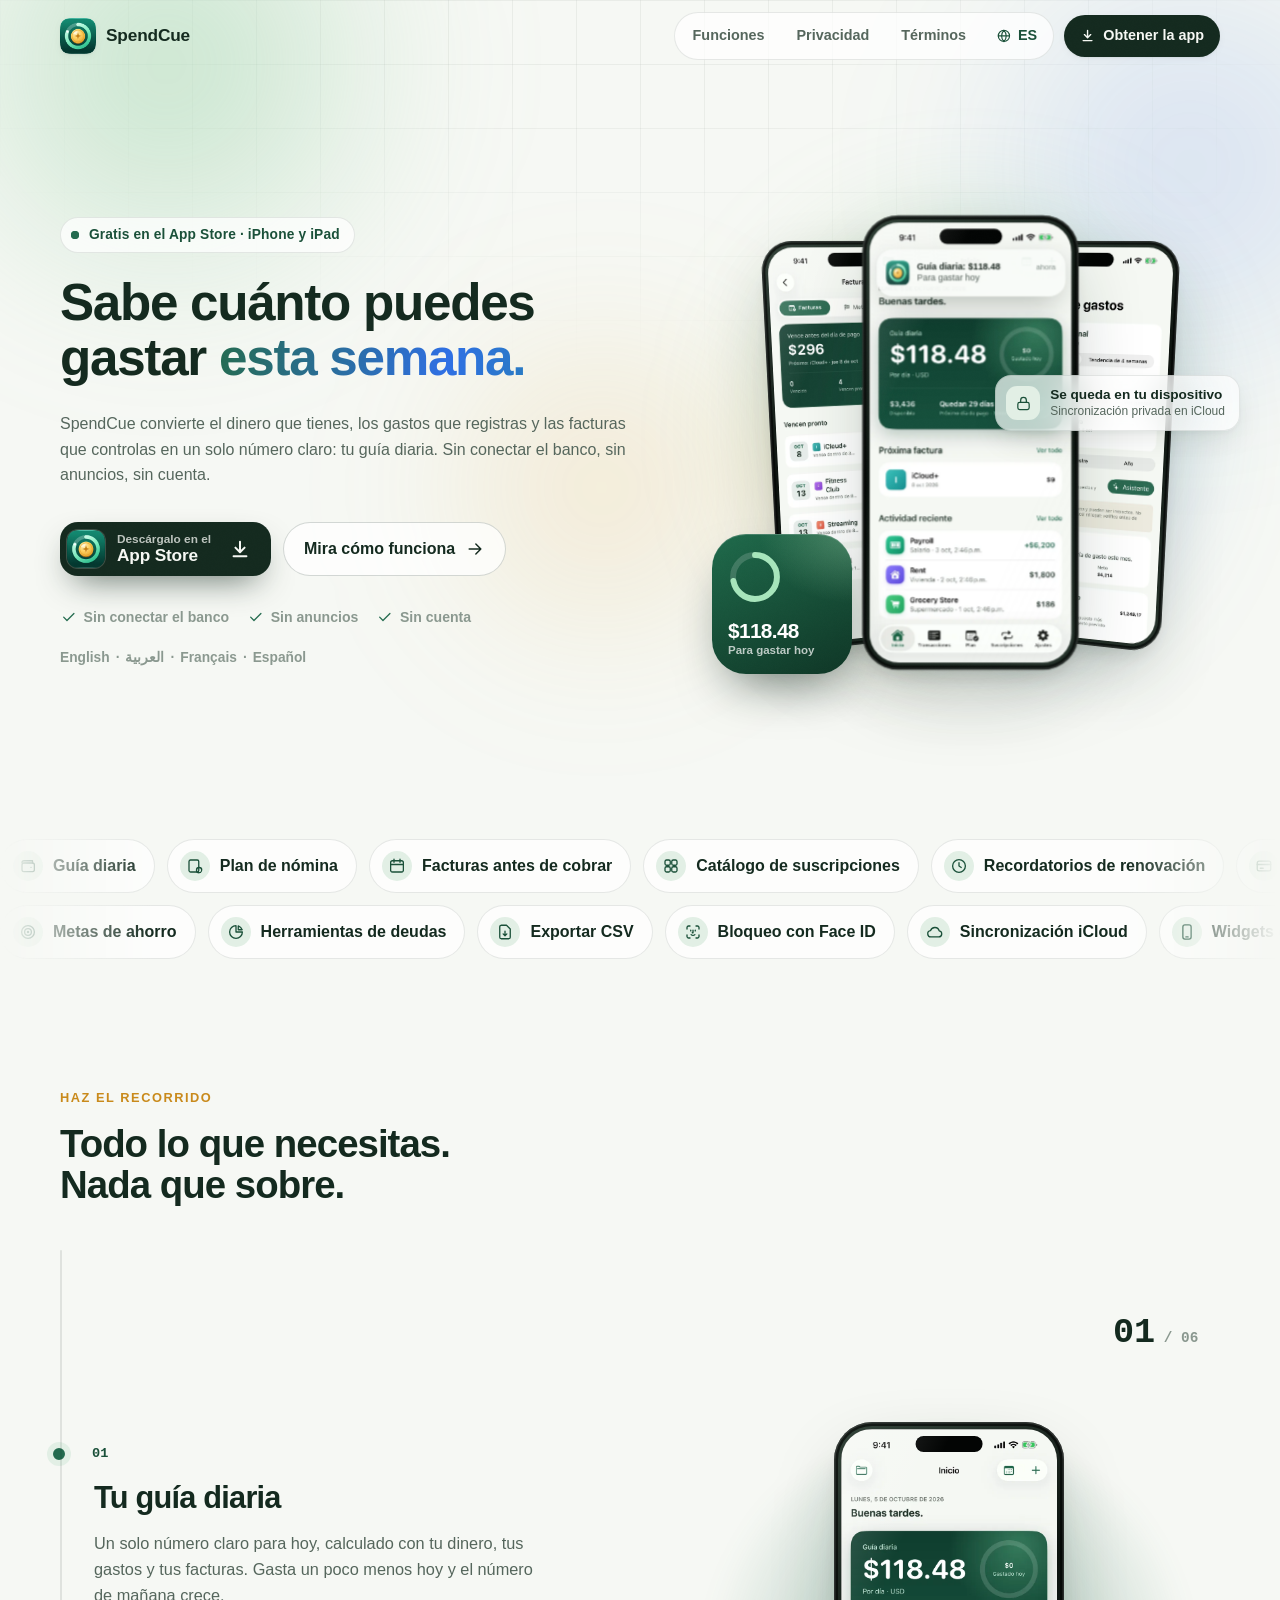
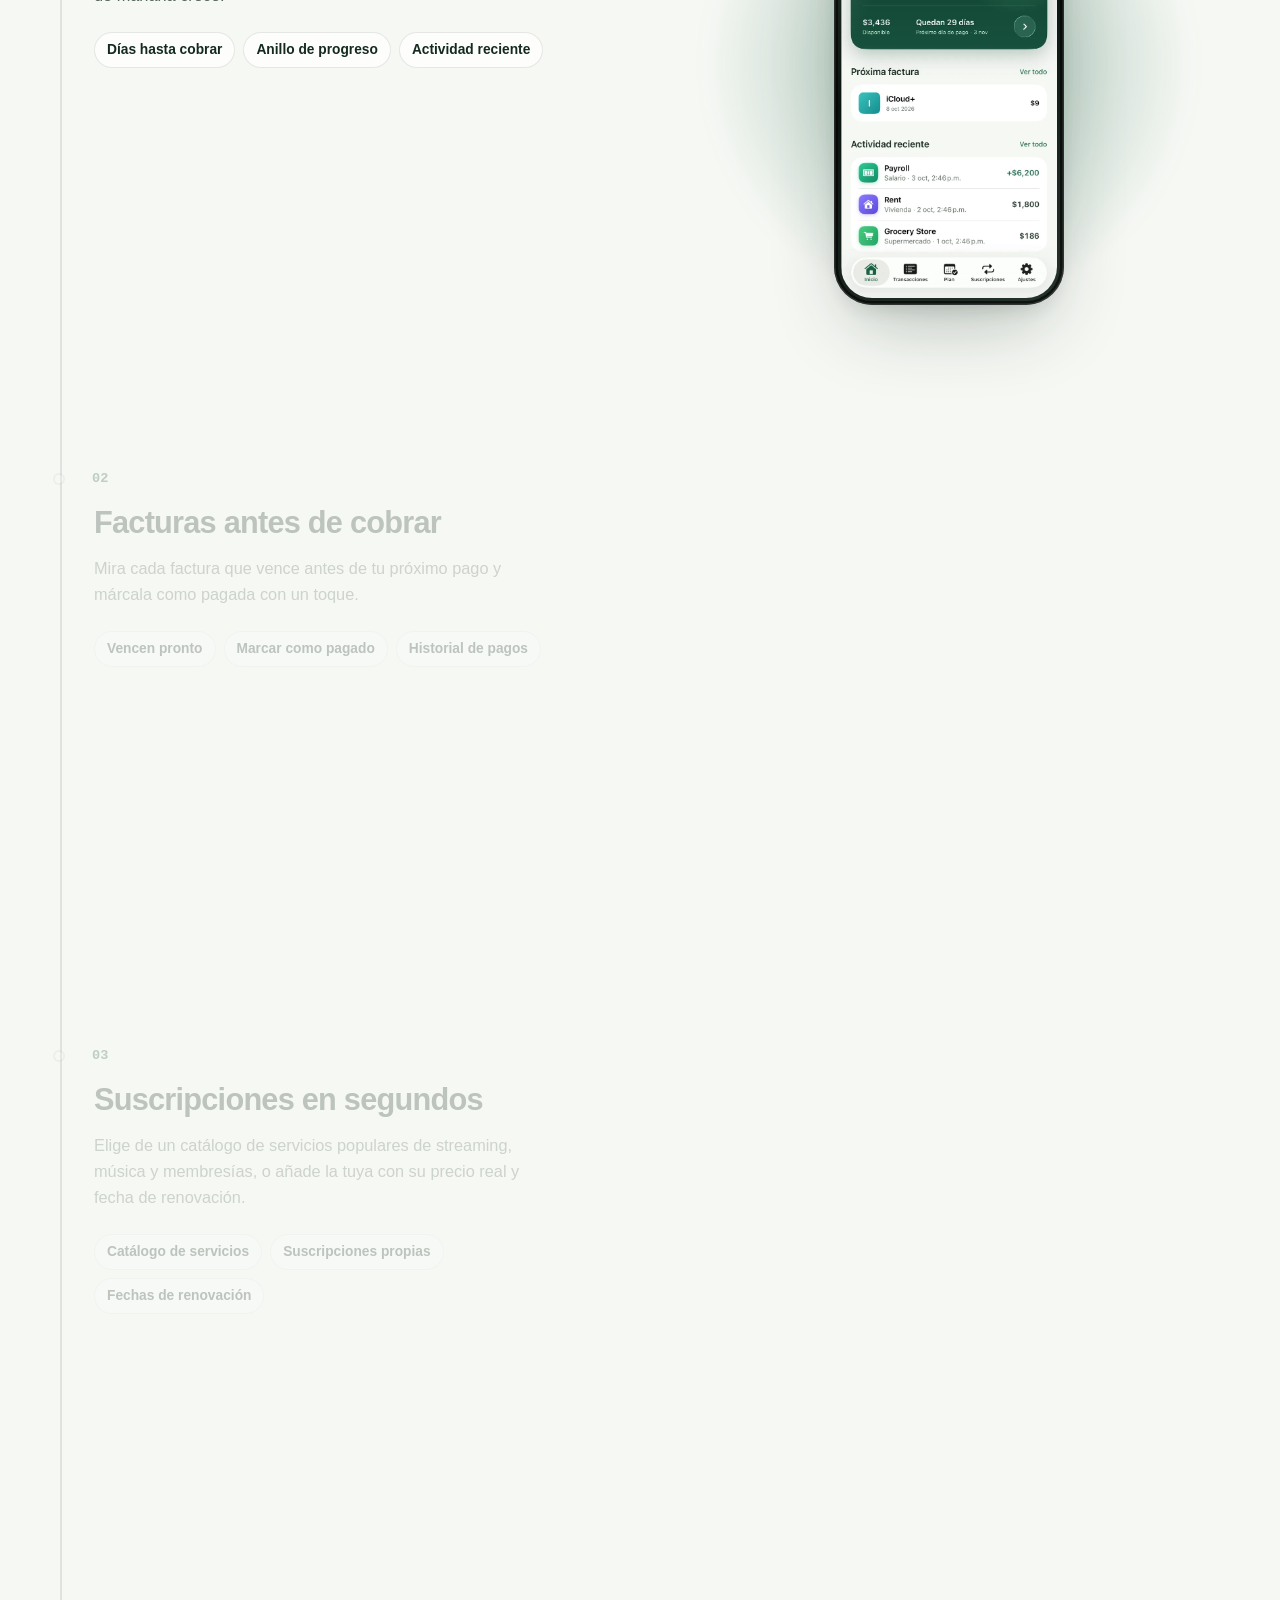
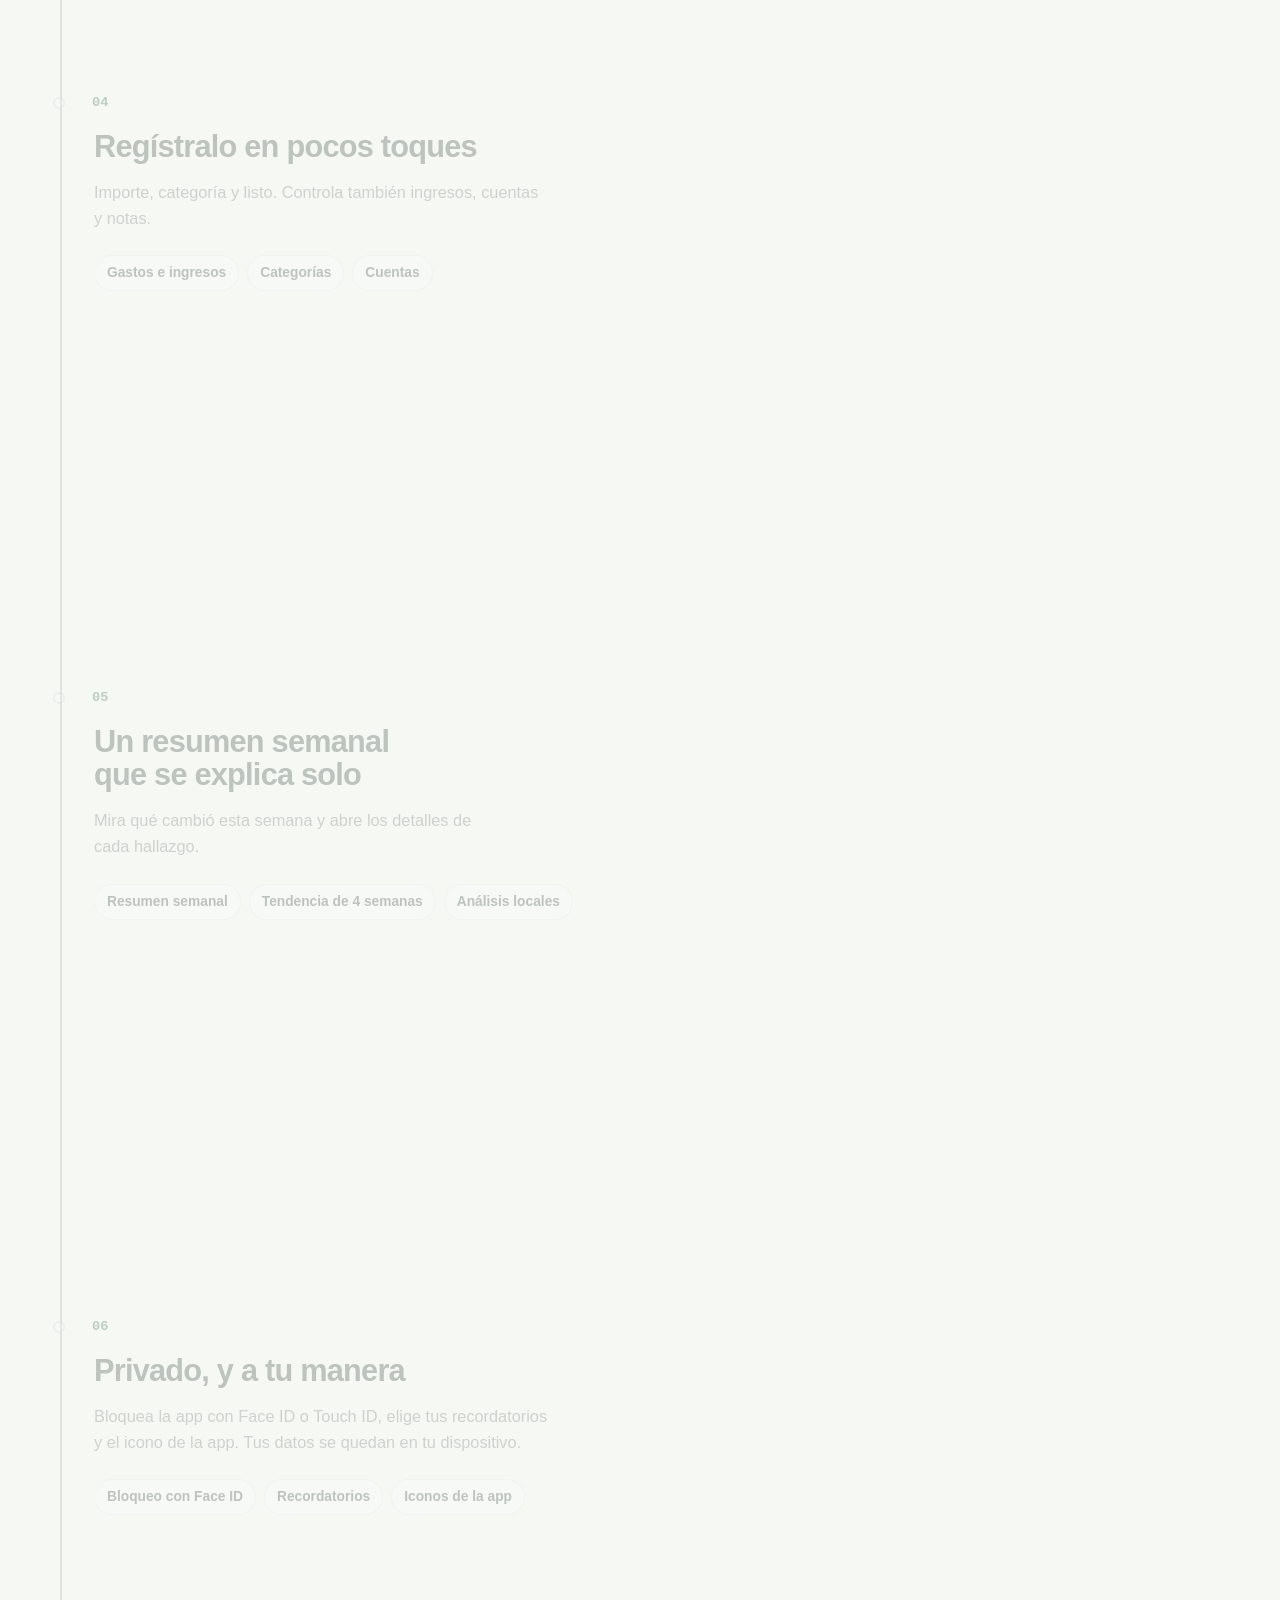
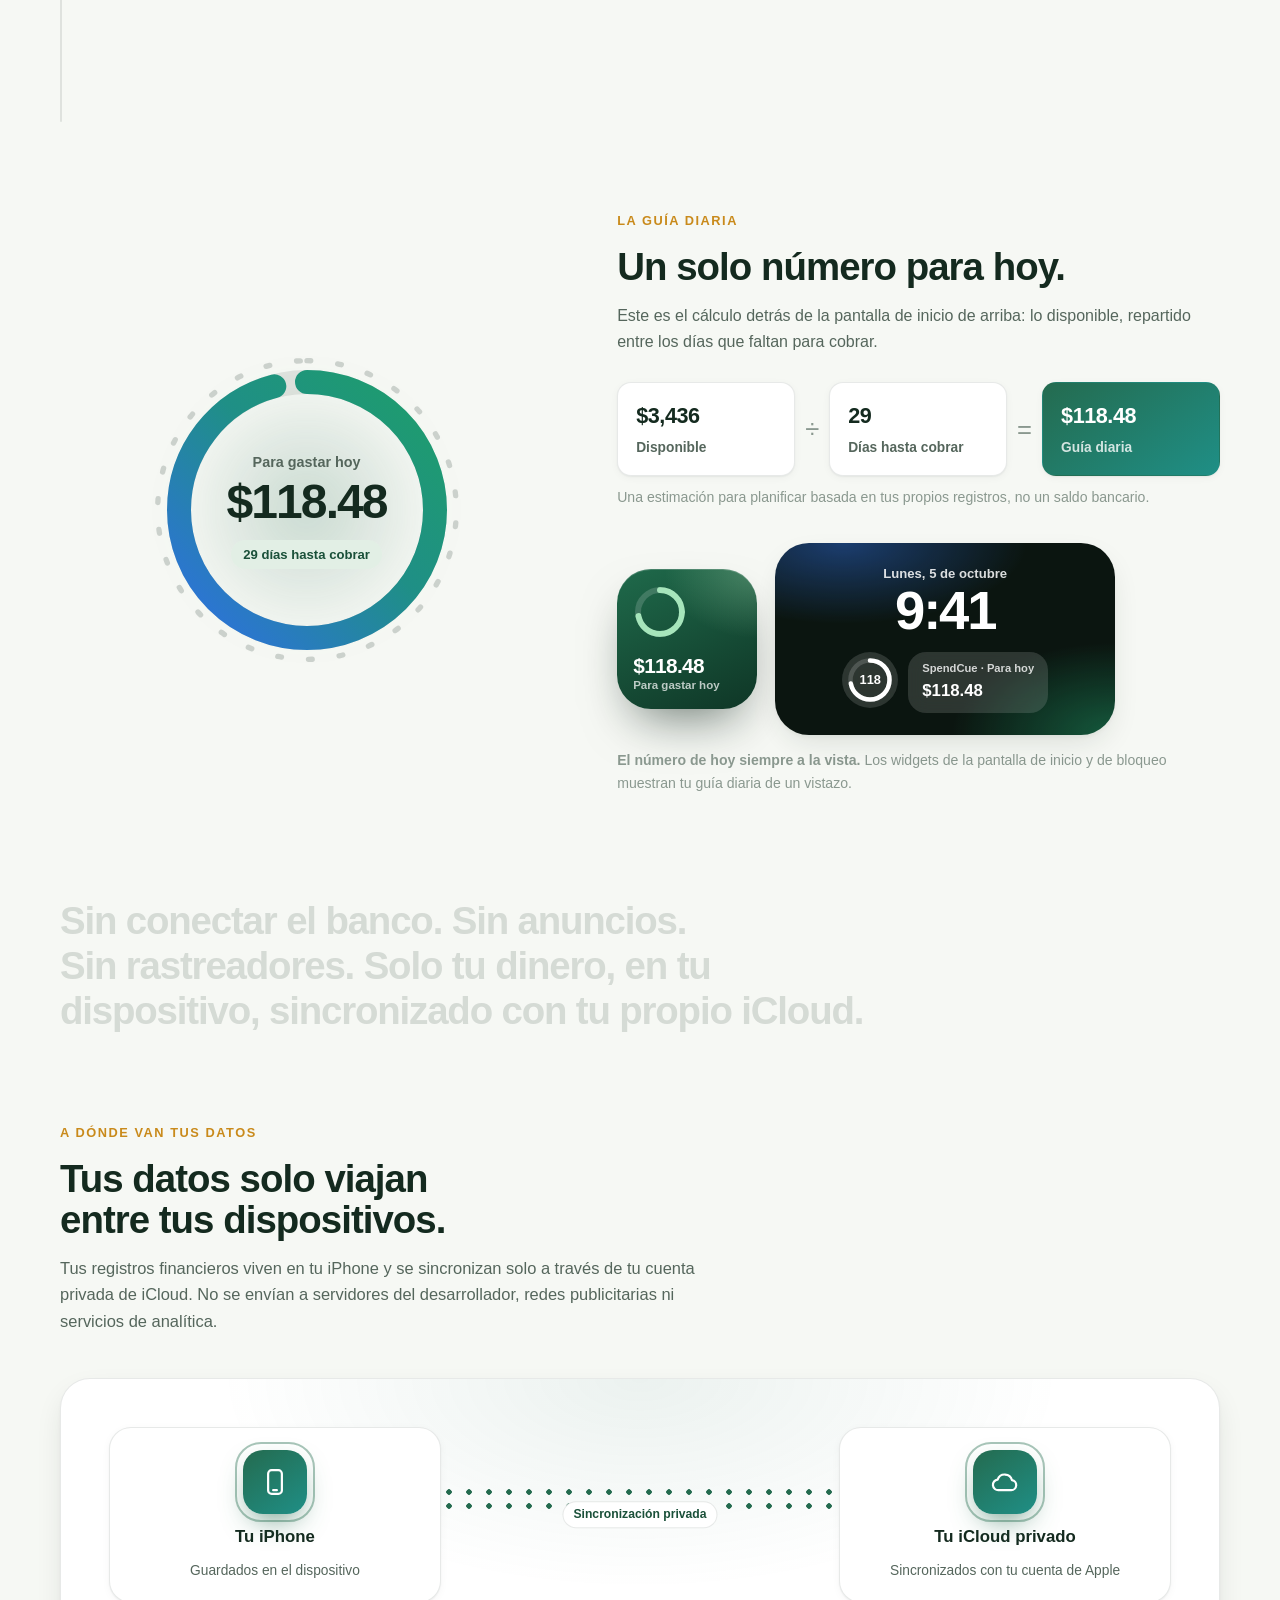
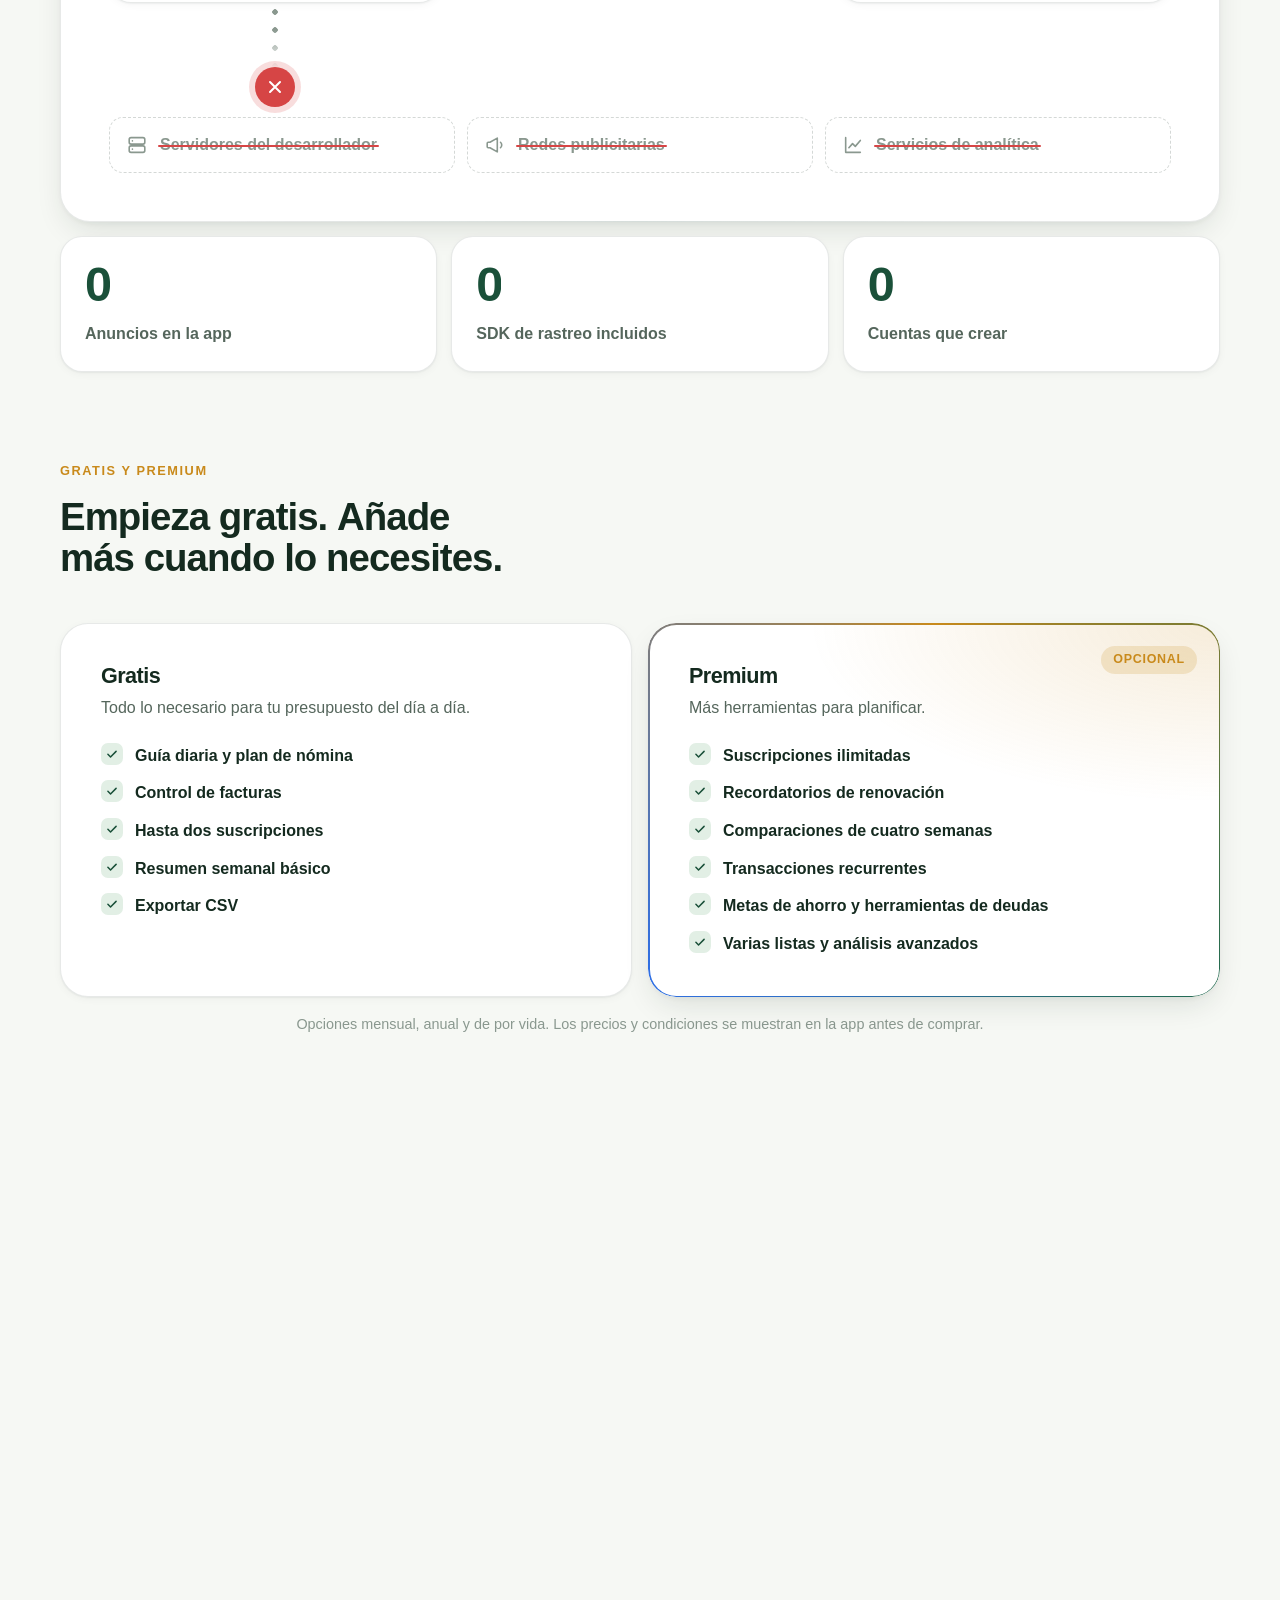
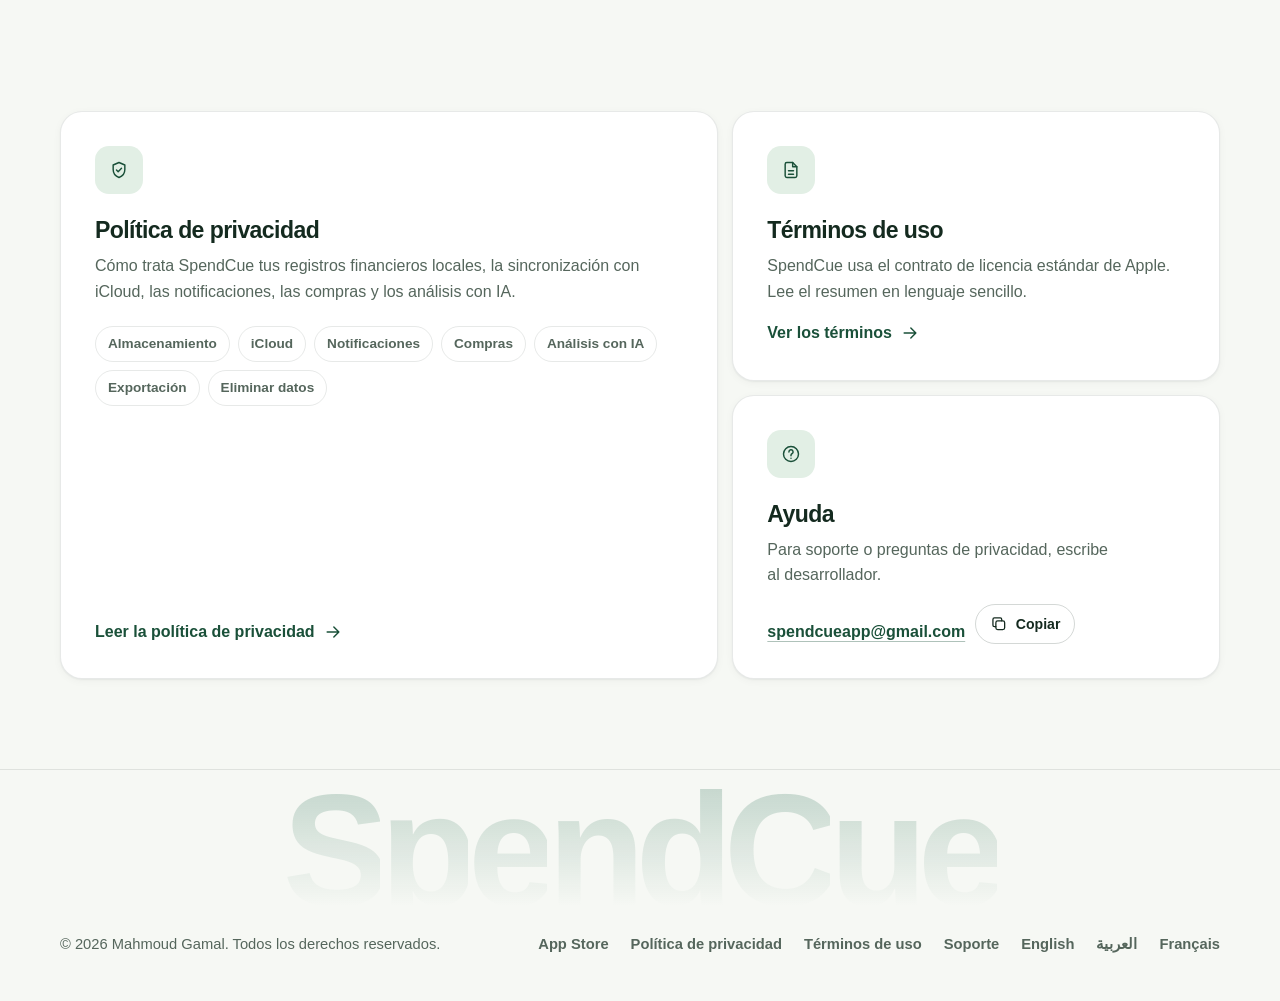
<file: docs/es/index.html>
<!doctype html>
<html lang="es">
  <head>
    <meta charset="utf-8">
    <meta name="viewport" content="width=device-width, initial-scale=1, viewport-fit=cover">
    <title>SpendCue · Sabe cuánto puedes gastar hoy</title>
    <meta name="description" content="SpendCue es un planificador de presupuesto diario y privado para iPhone y iPad. Sabe cuánto puedes gastar hoy, controla tus facturas antes de cobrar y guarda tus datos en tu dispositivo.">
    <meta name="apple-itunes-app" content="app-id=6767021493">
    <meta property="og:type" content="website">
    <meta property="og:title" content="SpendCue · Sabe cuánto puedes gastar hoy">
    <meta property="og:description" content="SpendCue es un planificador de presupuesto diario y privado para iPhone y iPad. Sabe cuánto puedes gastar hoy, controla tus facturas antes de cobrar y guarda tus datos en tu dispositivo.">
    <meta property="og:url" content="https://mahmoudfotta.github.io/SpendCueApp/es/">
    <meta name="theme-color" content="#f6f8f4" media="(prefers-color-scheme: light)">
    <meta name="theme-color" content="#0b1510" media="(prefers-color-scheme: dark)">
    <link rel="canonical" href="https://mahmoudfotta.github.io/SpendCueApp/es/">
    <link rel="alternate" hreflang="en" href="https://mahmoudfotta.github.io/SpendCueApp/">
    <link rel="alternate" hreflang="ar" href="https://mahmoudfotta.github.io/SpendCueApp/ar/">
    <link rel="alternate" hreflang="fr" href="https://mahmoudfotta.github.io/SpendCueApp/fr/">
    <link rel="alternate" hreflang="es" href="https://mahmoudfotta.github.io/SpendCueApp/es/">
    <link rel="alternate" hreflang="x-default" href="https://mahmoudfotta.github.io/SpendCueApp/">
    <link rel="icon" type="image/png" href="../assets/icon.png">
    <link rel="apple-touch-icon" href="../assets/apple-touch-icon.png">
    <link rel="stylesheet" href="../assets/styles.css?v=fd4d3d02">
    <script>document.documentElement.classList.add("js")</script>
    <script src="../assets/site.js?v=947a2ae6" defer></script>
  </head>
  <body>
    <a class="skip-link" href="#main">Saltar al contenido</a>
    <div class="backdrop" aria-hidden="true"><span class="blob b1"></span><span class="blob b2"></span><span class="blob b3"></span></div>

    <header class="site-header">
      <div class="wrap">
        <a class="brand" href="../es/" aria-label="Inicio de SpendCue">
          <img src="../assets/icon.png" alt="" width="36" height="36">
          <span>SpendCue</span>
        </a>
        <div class="header-actions">
          <nav class="nav" aria-label="Navegación principal">
          <a class="nav-features" href="#tour">Funciones</a>
          <a href="../es/privacy/">Privacidad</a>
          <a href="../es/terms/">Términos</a>
          <details class="lang-menu">
            <summary aria-label="Idioma"><svg class="icon" aria-hidden="true"><use href="../assets/icons.svg#globe"/></svg><span>ES</span></summary>
            <div class="lang-pop">
              <a href="../" lang="en" hreflang="en" dir="ltr"><span>English</span><svg class="icon tick" aria-hidden="true"><use href="../assets/icons.svg#check"/></svg></a><a href="../ar/" lang="ar" hreflang="ar" dir="rtl"><span>العربية</span><svg class="icon tick" aria-hidden="true"><use href="../assets/icons.svg#check"/></svg></a><a href="../fr/" lang="fr" hreflang="fr" dir="ltr"><span>Français</span><svg class="icon tick" aria-hidden="true"><use href="../assets/icons.svg#check"/></svg></a><a href="../es/" lang="es" hreflang="es" dir="ltr" aria-current="true"><span>Español</span><svg class="icon tick" aria-hidden="true"><use href="../assets/icons.svg#check"/></svg></a>
            </div>
          </details>
          </nav>
          <a class="nav-cta magnetic" href="https://apps.apple.com/app/id6767021493"><svg class="icon" aria-hidden="true"><use href="../assets/icons.svg#download"/></svg><span>Obtener la app</span></a>
        </div>
      </div>
    </header>

    <main id="main">
      <section class="wrap hero">
        <div class="hero-copy">
          <p class="eyebrow rise" style="--d: 0ms"><span class="pulse" aria-hidden="true"></span>Gratis en el App Store · iPhone y iPad</p>
          <h1 data-split><span class="sr-only">Sabe cuánto puedes gastar hoy.</span><span aria-hidden="true">Sabe cuánto puedes gastar <span class="rotator"><span class="hl on">hoy.</span><span class="hl">esta semana.</span><span class="hl">hasta cobrar.</span></span></span></h1>
          <p class="lede rise" style="--d: 450ms">
            SpendCue convierte el dinero que tienes, los gastos que registras y las facturas que controlas en un solo número claro: tu guía diaria. Sin conectar el banco, sin anuncios, sin cuenta.
          </p>
          <div class="actions rise" style="--d: 600ms">
            <a class="store-btn magnetic " href="https://apps.apple.com/app/id6767021493" aria-label="Descarga SpendCue en el App Store"><img src="../assets/icon.png" alt="" width="42" height="42"><span><small>Descárgalo en el</small><b>App Store</b></span><svg class="icon" aria-hidden="true"><use href="../assets/icons.svg#download"/></svg></a>
            <a class="btn ghost magnetic" href="#tour">Mira cómo funciona <svg class="icon arrow" aria-hidden="true"><use href="../assets/icons.svg#arrow"/></svg></a>
          </div>
          <div class="trust-line rise" style="--d: 750ms">
            <span><svg class="icon" aria-hidden="true"><use href="../assets/icons.svg#check"/></svg>Sin conectar el banco</span>
            <span><svg class="icon" aria-hidden="true"><use href="../assets/icons.svg#check"/></svg>Sin anuncios</span>
            <span><svg class="icon" aria-hidden="true"><use href="../assets/icons.svg#check"/></svg>Sin cuenta</span>
          </div>
          <div class="langs rise" style="--d: 850ms"><span>English</span><span>العربية</span><span>Français</span><span>Español</span></div>
        </div>

        <div class="showcase" aria-hidden="true">
          <div class="fan">
            <div class="fan-float">
              <div class="phone p-side p-left"><div class="phone-screen"><picture class=""><source media="(prefers-color-scheme: dark)" srcset="../assets/screens/es/dark/02-bills.webp"><img src="../assets/screens/es/light/02-bills.webp" alt="Pantalla de facturas que vencen antes de cobrar" width="640" height="1391" loading="eager" decoding="async"></picture></div></div>
              <div class="phone p-side p-right"><div class="phone-screen"><picture class=""><source media="(prefers-color-scheme: dark)" srcset="../assets/screens/es/dark/05-review.webp"><img src="../assets/screens/es/light/05-review.webp" alt="Pantalla del resumen de gastos semanal" width="640" height="1391" loading="eager" decoding="async"></picture></div></div>
              <div class="phone p-center"><div class="phone-screen"><div class="notifs"><div class="notif"><img src="../assets/icon.png" alt=""><div><span class="nt"><b>Guía diaria: $118.48</b><time>ahora</time></span><small>Para gastar hoy</small></div></div><div class="notif"><img src="../assets/icon.png" alt=""><div><span class="nt"><b>iCloud+ vence en 3 días</b><time>ahora</time></span><small>$9 · antes de cobrar</small></div></div><div class="notif"><img src="../assets/icon.png" alt=""><div><span class="nt"><b>Resumen semanal listo</b><time>ahora</time></span><small>Mira qué cambió</small></div></div></div><picture class=""><source media="(prefers-color-scheme: dark)" srcset="../assets/screens/es/dark/01-home.webp"><img src="../assets/screens/es/light/01-home.webp" alt="Pantalla de inicio con la guía diaria" width="640" height="1391" loading="eager" decoding="async"></picture></div></div>
            </div>
          </div>
          <div class="widget"><svg class="ring" viewBox="0 0 64 64" style="--to: 28"><circle class="track" cx="32" cy="32" r="26" pathLength="100"/><circle class="bar" cx="32" cy="32" r="26" pathLength="100"/></svg><div><b>$118.48</b><small>Para gastar hoy</small></div></div>
          <div class="chip c1"><span class="ci"><svg class="icon" aria-hidden="true"><use href="../assets/icons.svg#lock"/></svg></span><span>Se queda en tu dispositivo<small>Sincronización privada en iCloud</small></span></div>
        </div>
      </section>

      <div class="marquee" role="region" aria-label="Funciones">
        <div class="marquee-track"><div style="display:contents"><span class="pill"><svg class="icon" aria-hidden="true"><use href="../assets/icons.svg#wallet"/></svg>Guía diaria</span><span class="pill"><svg class="icon" aria-hidden="true"><use href="../assets/icons.svg#plan"/></svg>Plan de nómina</span><span class="pill"><svg class="icon" aria-hidden="true"><use href="../assets/icons.svg#calendar"/></svg>Facturas antes de cobrar</span><span class="pill"><svg class="icon" aria-hidden="true"><use href="../assets/icons.svg#grid"/></svg>Catálogo de suscripciones</span><span class="pill"><svg class="icon" aria-hidden="true"><use href="../assets/icons.svg#clock"/></svg>Recordatorios de renovación</span><span class="pill"><svg class="icon" aria-hidden="true"><use href="../assets/icons.svg#card"/></svg>Registro rápido</span><span class="pill"><svg class="icon" aria-hidden="true"><use href="../assets/icons.svg#chart"/></svg>Resumen semanal</span></div><div aria-hidden="true" style="display:contents"><span class="pill"><svg class="icon" aria-hidden="true"><use href="../assets/icons.svg#wallet"/></svg>Guía diaria</span><span class="pill"><svg class="icon" aria-hidden="true"><use href="../assets/icons.svg#plan"/></svg>Plan de nómina</span><span class="pill"><svg class="icon" aria-hidden="true"><use href="../assets/icons.svg#calendar"/></svg>Facturas antes de cobrar</span><span class="pill"><svg class="icon" aria-hidden="true"><use href="../assets/icons.svg#grid"/></svg>Catálogo de suscripciones</span><span class="pill"><svg class="icon" aria-hidden="true"><use href="../assets/icons.svg#clock"/></svg>Recordatorios de renovación</span><span class="pill"><svg class="icon" aria-hidden="true"><use href="../assets/icons.svg#card"/></svg>Registro rápido</span><span class="pill"><svg class="icon" aria-hidden="true"><use href="../assets/icons.svg#chart"/></svg>Resumen semanal</span></div></div>
        <div class="marquee-track reverse"><div style="display:contents"><span class="pill"><svg class="icon" aria-hidden="true"><use href="../assets/icons.svg#target"/></svg>Metas de ahorro</span><span class="pill"><svg class="icon" aria-hidden="true"><use href="../assets/icons.svg#pie"/></svg>Herramientas de deudas</span><span class="pill"><svg class="icon" aria-hidden="true"><use href="../assets/icons.svg#file"/></svg>Exportar CSV</span><span class="pill"><svg class="icon" aria-hidden="true"><use href="../assets/icons.svg#faceid"/></svg>Bloqueo con Face ID</span><span class="pill"><svg class="icon" aria-hidden="true"><use href="../assets/icons.svg#cloud"/></svg>Sincronización iCloud</span><span class="pill"><svg class="icon" aria-hidden="true"><use href="../assets/icons.svg#phone"/></svg>Widgets de inicio y bloqueo</span><span class="pill"><svg class="icon" aria-hidden="true"><use href="../assets/icons.svg#wallet"/></svg>Guía diaria</span></div><div aria-hidden="true" style="display:contents"><span class="pill"><svg class="icon" aria-hidden="true"><use href="../assets/icons.svg#target"/></svg>Metas de ahorro</span><span class="pill"><svg class="icon" aria-hidden="true"><use href="../assets/icons.svg#pie"/></svg>Herramientas de deudas</span><span class="pill"><svg class="icon" aria-hidden="true"><use href="../assets/icons.svg#file"/></svg>Exportar CSV</span><span class="pill"><svg class="icon" aria-hidden="true"><use href="../assets/icons.svg#faceid"/></svg>Bloqueo con Face ID</span><span class="pill"><svg class="icon" aria-hidden="true"><use href="../assets/icons.svg#cloud"/></svg>Sincronización iCloud</span><span class="pill"><svg class="icon" aria-hidden="true"><use href="../assets/icons.svg#phone"/></svg>Widgets de inicio y bloqueo</span><span class="pill"><svg class="icon" aria-hidden="true"><use href="../assets/icons.svg#wallet"/></svg>Guía diaria</span></div></div>
      </div>

      <section class="wrap section" id="tour" aria-labelledby="tour-title">
        <div class="section-head reveal">
          <span class="kicker">Haz el recorrido</span>
          <h2 id="tour-title" data-words>Todo lo que necesitas. Nada que sobre.</h2>
        </div>
        <div class="tour" data-step="1">
          <div class="tour-steps">
            <span class="tour-rail" aria-hidden="true"></span>
            <article class="step active">
              <span class="step-num">01</span>
              <h3>Tu guía diaria</h3>
              <p>Un solo número claro para hoy, calculado con tu dinero, tus gastos y tus facturas. Gasta un poco menos hoy y el número de mañana crece.</p>
              <ul><li>Días hasta cobrar</li><li>Anillo de progreso</li><li>Actividad reciente</li></ul>
              <div class="step-shot"><div class="phone "><div class="phone-screen"><picture class=""><source media="(prefers-color-scheme: dark)" srcset="../assets/screens/es/dark/01-home.webp"><img src="../assets/screens/es/light/01-home.webp" alt="Pantalla de inicio con la guía diaria" width="640" height="1391" loading="lazy" decoding="async"></picture></div></div></div>
            </article>
            <article class="step">
              <span class="step-num">02</span>
              <h3>Facturas antes de cobrar</h3>
              <p>Mira cada factura que vence antes de tu próximo pago y márcala como pagada con un toque.</p>
              <ul><li>Vencen pronto</li><li>Marcar como pagado</li><li>Historial de pagos</li></ul>
              <div class="step-shot"><div class="phone "><div class="phone-screen"><picture class=""><source media="(prefers-color-scheme: dark)" srcset="../assets/screens/es/dark/02-bills.webp"><img src="../assets/screens/es/light/02-bills.webp" alt="Pantalla de facturas que vencen antes de cobrar" width="640" height="1391" loading="lazy" decoding="async"></picture></div></div></div>
            </article>
            <article class="step">
              <span class="step-num">03</span>
              <h3>Suscripciones en segundos</h3>
              <p>Elige de un catálogo de servicios populares de streaming, música y membresías, o añade la tuya con su precio real y fecha de renovación.</p>
              <ul><li>Catálogo de servicios</li><li>Suscripciones propias</li><li>Fechas de renovación</li></ul>
              <div class="step-shot"><div class="phone "><div class="phone-screen"><picture class=""><source media="(prefers-color-scheme: dark)" srcset="../assets/screens/es/dark/03-catalog.webp"><img src="../assets/screens/es/light/03-catalog.webp" alt="Pantalla para añadir una suscripción con el catálogo" width="640" height="1391" loading="lazy" decoding="async"></picture></div></div></div>
            </article>
            <article class="step">
              <span class="step-num">04</span>
              <h3>Regístralo en pocos toques</h3>
              <p>Importe, categoría y listo. Controla también ingresos, cuentas y notas.</p>
              <ul><li>Gastos e ingresos</li><li>Categorías</li><li>Cuentas</li></ul>
              <div class="step-shot"><div class="phone "><div class="phone-screen"><picture class=""><source media="(prefers-color-scheme: dark)" srcset="../assets/screens/es/dark/04-capture.webp"><img src="../assets/screens/es/light/04-capture.webp" alt="Pantalla de registro rápido de un gasto" width="640" height="1391" loading="lazy" decoding="async"></picture></div></div></div>
            </article>
            <article class="step">
              <span class="step-num">05</span>
              <h3>Un resumen semanal que se explica solo</h3>
              <p>Mira qué cambió esta semana y abre los detalles de cada hallazgo.</p>
              <ul><li>Resumen semanal</li><li>Tendencia de 4 semanas</li><li>Análisis locales</li></ul>
              <div class="step-shot"><div class="phone "><div class="phone-screen"><picture class=""><source media="(prefers-color-scheme: dark)" srcset="../assets/screens/es/dark/05-review.webp"><img src="../assets/screens/es/light/05-review.webp" alt="Pantalla del resumen de gastos semanal" width="640" height="1391" loading="lazy" decoding="async"></picture></div></div></div>
            </article>
            <article class="step">
              <span class="step-num">06</span>
              <h3>Privado, y a tu manera</h3>
              <p>Bloquea la app con Face ID o Touch ID, elige tus recordatorios y el icono de la app. Tus datos se quedan en tu dispositivo.</p>
              <ul><li>Bloqueo con Face ID</li><li>Recordatorios</li><li>Iconos de la app</li></ul>
              <div class="step-shot"><div class="phone "><div class="phone-screen"><picture class=""><source media="(prefers-color-scheme: dark)" srcset="../assets/screens/es/dark/06-settings.webp"><img src="../assets/screens/es/light/06-settings.webp" alt="Pantalla de ajustes con iconos y recordatorios" width="640" height="1391" loading="lazy" decoding="async"></picture></div></div></div>
            </article>
          </div>
          <div class="tour-stage" aria-hidden="true">
            <span class="tour-glow"></span>
            <span class="tour-count"><b>01</b> / 06</span>
            <div class="phone tour-phone"><div class="phone-screen"><picture style="--z: 0" class="shot active"><source media="(prefers-color-scheme: dark)" srcset="../assets/screens/es/dark/01-home.webp"><img src="../assets/screens/es/light/01-home.webp" alt="Pantalla de inicio con la guía diaria" width="640" height="1391" loading="eager" decoding="async"></picture><picture style="--z: 1" class="shot"><source media="(prefers-color-scheme: dark)" srcset="../assets/screens/es/dark/02-bills.webp"><img src="../assets/screens/es/light/02-bills.webp" alt="Pantalla de facturas que vencen antes de cobrar" width="640" height="1391" loading="lazy" decoding="async"></picture><picture style="--z: 2" class="shot"><source media="(prefers-color-scheme: dark)" srcset="../assets/screens/es/dark/03-catalog.webp"><img src="../assets/screens/es/light/03-catalog.webp" alt="Pantalla para añadir una suscripción con el catálogo" width="640" height="1391" loading="lazy" decoding="async"></picture><picture style="--z: 3" class="shot"><source media="(prefers-color-scheme: dark)" srcset="../assets/screens/es/dark/04-capture.webp"><img src="../assets/screens/es/light/04-capture.webp" alt="Pantalla de registro rápido de un gasto" width="640" height="1391" loading="lazy" decoding="async"></picture><picture style="--z: 4" class="shot"><source media="(prefers-color-scheme: dark)" srcset="../assets/screens/es/dark/05-review.webp"><img src="../assets/screens/es/light/05-review.webp" alt="Pantalla del resumen de gastos semanal" width="640" height="1391" loading="lazy" decoding="async"></picture><picture style="--z: 5" class="shot"><source media="(prefers-color-scheme: dark)" srcset="../assets/screens/es/dark/06-settings.webp"><img src="../assets/screens/es/light/06-settings.webp" alt="Pantalla de ajustes con iconos y recordatorios" width="640" height="1391" loading="lazy" decoding="async"></picture></div></div>
          </div>
        </div>
      </section>

      <section class="wrap section" aria-labelledby="daily-title" style="padding-top: 0">
        <div class="daily">
          <div class="ring-hero reveal" aria-hidden="true">
            <svg viewBox="0 0 120 120">
              <defs><linearGradient id="ringGrad" x1="0" y1="0" x2="1" y2="1"><stop offset="0" stop-color="#2f6fe4"/><stop offset="0.55" stop-color="#1f8f86"/><stop offset="1" stop-color="#1e9e6a"/></linearGradient></defs>
              <circle class="tick-marks" cx="60" cy="60" r="56" pathLength="100"/>
              <circle class="track" cx="60" cy="60" r="48" pathLength="100"/>
              <circle class="bar" cx="60" cy="60" r="48" pathLength="100"/>
            </svg>
            <div class="ring-center">
              <small>Para gastar hoy</small>
              <strong data-count="118.48" data-prefix="$" data-suffix="" data-locale="en-US" data-on-view>$118.48</strong>
              <span class="pill-mini">29 días hasta cobrar</span>
            </div>
          </div>
          <div class="reveal">
            <span class="kicker">La guía diaria</span>
            <h2 id="daily-title" class="section-title" data-words>Un solo número para hoy.</h2>
            <p class="lede" style="margin-top: 16px">Este es el cálculo detrás de la pantalla de inicio de arriba: lo disponible, repartido entre los días que faltan para cobrar.</p>
            <div class="equation">
              <div class="eq-tile" style="--i: 0"><b>$3,436</b><small>Disponible</small></div>
              <span class="eq-op" style="--i: 1" aria-label="÷">÷</span>
              <div class="eq-tile" style="--i: 2"><b>29</b><small>Días hasta cobrar</small></div>
              <span class="eq-op eq" style="--i: 3">=</span>
              <div class="eq-tile result" style="--i: 4"><b>$118.48</b><small>Guía diaria</small></div>
            </div>
            <p class="footnote">Una estimación para planificar basada en tus propios registros, no un saldo bancario.</p>
            <div class="widgets" aria-hidden="true">
              <div class="widget"><svg class="ring" viewBox="0 0 64 64" style="--to: 28"><circle class="track" cx="32" cy="32" r="26" pathLength="100"/><circle class="bar" cx="32" cy="32" r="26" pathLength="100"/></svg><div><b>$118.48</b><small>Para gastar hoy</small></div></div>
              <div class="lock">
                <div class="date">Lunes, 5 de octubre</div>
                <div class="time">9:41</div>
                <div class="lock-widgets">
                  <span class="lw-circle"><svg class="ring" viewBox="0 0 64 64" style="--to: 28"><circle class="track" cx="32" cy="32" r="26" pathLength="100"/><circle class="bar" cx="32" cy="32" r="26" pathLength="100"/></svg><span>118</span></span>
                  <span class="lw-rect"><small>SpendCue · Para hoy</small><b>$118.48</b></span>
                </div>
              </div>
            </div>
            <p class="footnote" style="margin-top: 14px"><b>El número de hoy siempre a la vista.</b> Los widgets de la pantalla de inicio y de bloqueo muestran tu guía diaria de un vistazo.</p>
          </div>
        </div>
      </section>

      <section class="wrap section" style="padding-top: 0">
        <p class="manifesto" data-scrub>Sin conectar el banco. Sin anuncios. Sin rastreadores. Solo <span class="key">tu dinero, en tu dispositivo,</span> sincronizado con <span class="key">tu propio iCloud.</span></p>
      </section>

      <section class="wrap section" aria-labelledby="flow-title" style="padding-top: 0">
        <div class="section-head reveal">
          <span class="kicker">A dónde van tus datos</span>
          <h2 id="flow-title" data-words>Tus datos solo viajan entre tus dispositivos.</h2>
          <p>Tus registros financieros viven en tu iPhone y se sincronizan solo a través de tu cuenta privada de iCloud. No se envían a servidores del desarrollador, redes publicitarias ni servicios de analítica.</p>
        </div>
        <div class="flow reveal">
          <div class="node n-phone"><span class="n-icon"><svg class="icon" aria-hidden="true"><use href="../assets/icons.svg#phone"/></svg></span><b>Tu iPhone</b><small>Guardados en el dispositivo</small></div>
          <div class="wire" aria-hidden="true"><span></span><span></span><em>Sincronización privada</em></div>
          <div class="node cloud"><span class="n-icon"><svg class="icon" aria-hidden="true"><use href="../assets/icons.svg#cloud"/></svg></span><b>Tu iCloud privado</b><small>Sincronizados con tu cuenta de Apple</small></div>
          <div class="drop" aria-hidden="true"><span class="barrier"><svg class="icon" aria-hidden="true"><use href="../assets/icons.svg#x"/></svg></span></div>
          <div class="blocked">
            <div style="--i: 0"><svg class="icon" aria-hidden="true"><use href="../assets/icons.svg#server"/></svg><span>Servidores del desarrollador</span></div>
            <div style="--i: 1"><svg class="icon" aria-hidden="true"><use href="../assets/icons.svg#megaphone"/></svg><span>Redes publicitarias</span></div>
            <div style="--i: 2"><svg class="icon" aria-hidden="true"><use href="../assets/icons.svg#chart"/></svg><span>Servicios de analítica</span></div>
          </div>
        </div>
        <div class="stats" data-stagger>
          <div class="stat reveal"><strong><span class="odo"><span class="odo-strip"><span>9</span><span>8</span><span>7</span><span>6</span><span>5</span><span>4</span><span>3</span><span>2</span><span>1</span><span>0</span></span></span></strong><p>Anuncios en la app</p></div>
          <div class="stat reveal"><strong><span class="odo"><span class="odo-strip"><span>9</span><span>8</span><span>7</span><span>6</span><span>5</span><span>4</span><span>3</span><span>2</span><span>1</span><span>0</span></span></span></strong><p>SDK de rastreo incluidos</p></div>
          <div class="stat reveal"><strong><span class="odo"><span class="odo-strip"><span>9</span><span>8</span><span>7</span><span>6</span><span>5</span><span>4</span><span>3</span><span>2</span><span>1</span><span>0</span></span></span></strong><p>Cuentas que crear</p></div>
        </div>
      </section>

      <section class="wrap section" aria-labelledby="plans-title" style="padding-top: 0">
        <div class="section-head reveal">
          <span class="kicker">Gratis y Premium</span>
          <h2 id="plans-title" data-words>Empieza gratis. Añade más cuando lo necesites.</h2>
        </div>
        <div class="plans tilt-group" data-stagger>
          <article class="plan reveal tilt" data-tilt="4">
            <h3>Gratis</h3>
            <p class="plan-sub">Todo lo necesario para tu presupuesto del día a día.</p>
            <ul><li><svg class="icon" aria-hidden="true"><use href="../assets/icons.svg#check"/></svg>Guía diaria y plan de nómina</li><li><svg class="icon" aria-hidden="true"><use href="../assets/icons.svg#check"/></svg>Control de facturas</li><li><svg class="icon" aria-hidden="true"><use href="../assets/icons.svg#check"/></svg>Hasta dos suscripciones</li><li><svg class="icon" aria-hidden="true"><use href="../assets/icons.svg#check"/></svg>Resumen semanal básico</li><li><svg class="icon" aria-hidden="true"><use href="../assets/icons.svg#check"/></svg>Exportar CSV</li></ul>
          </article>
          <article class="plan premium glow-border reveal tilt" data-tilt="4">
            <span class="tag">Opcional</span>
            <h3>Premium</h3>
            <p class="plan-sub">Más herramientas para planificar.</p>
            <ul><li><svg class="icon" aria-hidden="true"><use href="../assets/icons.svg#check"/></svg>Suscripciones ilimitadas</li><li><svg class="icon" aria-hidden="true"><use href="../assets/icons.svg#check"/></svg>Recordatorios de renovación</li><li><svg class="icon" aria-hidden="true"><use href="../assets/icons.svg#check"/></svg>Comparaciones de cuatro semanas</li><li><svg class="icon" aria-hidden="true"><use href="../assets/icons.svg#check"/></svg>Transacciones recurrentes</li><li><svg class="icon" aria-hidden="true"><use href="../assets/icons.svg#check"/></svg>Metas de ahorro y herramientas de deudas</li><li><svg class="icon" aria-hidden="true"><use href="../assets/icons.svg#check"/></svg>Varias listas y análisis avanzados</li></ul>
          </article>
        </div>
        <p class="plans-note">Opciones mensual, anual y de por vida. Los precios y condiciones se muestran en la app antes de comprar.</p>
      </section>

      <section class="wrap section" id="download" style="padding-top: 0">
        <div class="download reveal">
          <div class="big-icon tilt" data-tilt="14"><img src="../assets/icon.png" alt="" width="180" height="180"></div>
          <div>
            <h2 data-words>Tu dinero, con claridad.</h2>
            <p>Descarga SpendCue gratis en el App Store para iPhone y iPad.</p>
            <a class="store-btn magnetic light" href="https://apps.apple.com/app/id6767021493" aria-label="Descarga SpendCue en el App Store"><img src="../assets/icon.png" alt="" width="42" height="42"><span><small>Descárgalo en el</small><b>App Store</b></span><svg class="icon" aria-hidden="true"><use href="../assets/icons.svg#download"/></svg></a>
            <div class="langs"><span>English</span><span>العربية</span><span>Français</span><span>Español</span></div>
          </div>
          <a class="qr" href="https://apps.apple.com/app/id6767021493" aria-label="Descarga SpendCue en el App Store">
            <span class="scan"><svg viewBox="0 0 29 29" shape-rendering="crispEdges" aria-hidden="true"><path fill="currentColor" d="M0 0h7v1h-7zM9 0h1v1h-1zM12 0h1v1h-1zM15 0h5v1h-5zM22 0h7v1h-7zM0 1h1v1h-1zM6 1h1v1h-1zM10 1h3v1h-3zM17 1h1v1h-1zM20 1h1v1h-1zM22 1h1v1h-1zM28 1h1v1h-1zM0 2h1v1h-1zM2 2h3v1h-3zM6 2h1v1h-1zM8 2h1v1h-1zM12 2h1v1h-1zM14 2h1v1h-1zM16 2h1v1h-1zM20 2h1v1h-1zM22 2h1v1h-1zM24 2h3v1h-3zM28 2h1v1h-1zM0 3h1v1h-1zM2 3h3v1h-3zM6 3h1v1h-1zM8 3h1v1h-1zM10 3h1v1h-1zM12 3h1v1h-1zM17 3h1v1h-1zM19 3h1v1h-1zM22 3h1v1h-1zM24 3h3v1h-3zM28 3h1v1h-1zM0 4h1v1h-1zM2 4h3v1h-3zM6 4h1v1h-1zM8 4h1v1h-1zM11 4h1v1h-1zM13 4h3v1h-3zM18 4h3v1h-3zM22 4h1v1h-1zM24 4h3v1h-3zM28 4h1v1h-1zM0 5h1v1h-1zM6 5h1v1h-1zM8 5h2v1h-2zM11 5h1v1h-1zM13 5h4v1h-4zM18 5h1v1h-1zM20 5h1v1h-1zM22 5h1v1h-1zM28 5h1v1h-1zM0 6h7v1h-7zM8 6h1v1h-1zM10 6h1v1h-1zM12 6h1v1h-1zM14 6h1v1h-1zM16 6h1v1h-1zM18 6h1v1h-1zM20 6h1v1h-1zM22 6h7v1h-7zM8 7h1v1h-1zM12 7h2v1h-2zM19 7h2v1h-2zM0 8h1v1h-1zM2 8h5v1h-5zM10 8h3v1h-3zM14 8h4v1h-4zM19 8h1v1h-1zM22 8h5v1h-5zM1 9h4v1h-4zM7 9h1v1h-1zM10 9h3v1h-3zM15 9h2v1h-2zM19 9h4v1h-4zM24 9h1v1h-1zM28 9h1v1h-1zM1 10h1v1h-1zM4 10h1v1h-1zM6 10h1v1h-1zM9 10h1v1h-1zM15 10h2v1h-2zM18 10h1v1h-1zM20 10h1v1h-1zM22 10h2v1h-2zM1 11h1v1h-1zM10 11h3v1h-3zM14 11h2v1h-2zM18 11h2v1h-2zM21 11h2v1h-2zM24 11h2v1h-2zM27 11h1v1h-1zM0 12h2v1h-2zM5 12h2v1h-2zM8 12h1v1h-1zM11 12h1v1h-1zM17 12h1v1h-1zM23 12h1v1h-1zM25 12h2v1h-2zM2 13h1v1h-1zM13 13h3v1h-3zM19 13h6v1h-6zM28 13h1v1h-1zM1 14h4v1h-4zM6 14h1v1h-1zM8 14h1v1h-1zM11 14h4v1h-4zM16 14h1v1h-1zM18 14h1v1h-1zM21 14h1v1h-1zM24 14h3v1h-3zM1 15h3v1h-3zM7 15h1v1h-1zM10 15h2v1h-2zM13 15h1v1h-1zM16 15h1v1h-1zM18 15h3v1h-3zM24 15h1v1h-1zM27 15h1v1h-1zM1 16h1v1h-1zM3 16h1v1h-1zM5 16h2v1h-2zM9 16h2v1h-2zM14 16h1v1h-1zM17 16h3v1h-3zM23 16h1v1h-1zM25 16h2v1h-2zM0 17h2v1h-2zM3 17h1v1h-1zM8 17h2v1h-2zM11 17h2v1h-2zM17 17h3v1h-3zM22 17h3v1h-3zM26 17h1v1h-1zM28 17h1v1h-1zM0 18h1v1h-1zM5 18h2v1h-2zM10 18h1v1h-1zM17 18h1v1h-1zM20 18h2v1h-2zM24 18h1v1h-1zM26 18h1v1h-1zM0 19h1v1h-1zM2 19h3v1h-3zM7 19h5v1h-5zM14 19h3v1h-3zM20 19h2v1h-2zM24 19h1v1h-1zM27 19h1v1h-1zM0 20h1v1h-1zM3 20h2v1h-2zM6 20h3v1h-3zM15 20h1v1h-1zM17 20h1v1h-1zM20 20h5v1h-5zM26 20h3v1h-3zM8 21h2v1h-2zM13 21h2v1h-2zM17 21h2v1h-2zM20 21h1v1h-1zM24 21h5v1h-5zM0 22h7v1h-7zM9 22h1v1h-1zM13 22h2v1h-2zM18 22h3v1h-3zM22 22h1v1h-1zM24 22h3v1h-3zM0 23h1v1h-1zM6 23h1v1h-1zM8 23h1v1h-1zM12 23h2v1h-2zM19 23h2v1h-2zM24 23h1v1h-1zM0 24h1v1h-1zM2 24h3v1h-3zM6 24h1v1h-1zM8 24h1v1h-1zM10 24h1v1h-1zM14 24h1v1h-1zM17 24h1v1h-1zM20 24h5v1h-5zM26 24h1v1h-1zM28 24h1v1h-1zM0 25h1v1h-1zM2 25h3v1h-3zM6 25h1v1h-1zM8 25h2v1h-2zM18 25h1v1h-1zM23 25h1v1h-1zM25 25h2v1h-2zM0 26h1v1h-1zM2 26h3v1h-3zM6 26h1v1h-1zM8 26h2v1h-2zM13 26h1v1h-1zM15 26h1v1h-1zM19 26h2v1h-2zM22 26h6v1h-6zM0 27h1v1h-1zM6 27h1v1h-1zM11 27h2v1h-2zM15 27h1v1h-1zM18 27h1v1h-1zM20 27h2v1h-2zM23 27h3v1h-3zM27 27h1v1h-1zM0 28h7v1h-7zM8 28h1v1h-1zM10 28h3v1h-3zM15 28h2v1h-2zM18 28h2v1h-2zM21 28h1v1h-1zM24 28h1v1h-1zM26 28h1v1h-1z"/></svg></span>
            <small>Escanéalo con la cámara de tu iPhone</small>
          </a>
        </div>
      </section>

      <section class="wrap section" aria-labelledby="help-title" style="padding-top: 0">
        <div class="section-head reveal">
          <span class="kicker">Soporte</span>
          <h2 id="help-title" data-words>Estamos para ayudarte.</h2>
        </div>
        <div class="bento tilt-group" data-stagger>
          <a class="tile big reveal tilt glow-border" data-tilt="4" href="../es/privacy/">
            <span class="t-icon"><svg class="icon" aria-hidden="true"><use href="../assets/icons.svg#shield"/></svg></span>
            <h3>Política de privacidad</h3>
            <p>Cómo trata SpendCue tus registros financieros locales, la sincronización con iCloud, las notificaciones, las compras y los análisis con IA.</p>
            <ul class="toc-preview" aria-label="Temas incluidos"><li style="--i: 0">Almacenamiento</li><li style="--i: 1">iCloud</li><li style="--i: 2">Notificaciones</li><li style="--i: 3">Compras</li><li style="--i: 4">Análisis con IA</li><li style="--i: 5">Exportación</li><li style="--i: 6">Eliminar datos</li></ul>
            <span class="go">Leer la política de privacidad <svg class="icon arrow" aria-hidden="true"><use href="../assets/icons.svg#arrow"/></svg></span>
          </a>
          <a class="tile reveal tilt glow-border" data-tilt="5" href="../es/terms/">
            <span class="t-icon"><svg class="icon" aria-hidden="true"><use href="../assets/icons.svg#doc"/></svg></span>
            <h3>Términos de uso</h3>
            <p>SpendCue usa el contrato de licencia estándar de Apple. Lee el resumen en lenguaje sencillo.</p>
            <span class="go">Ver los términos <svg class="icon arrow" aria-hidden="true"><use href="../assets/icons.svg#arrow"/></svg></span>
          </a>
          <div class="tile reveal tilt glow-border" data-tilt="5">
            <span class="t-icon"><svg class="icon" aria-hidden="true"><use href="../assets/icons.svg#help"/></svg></span>
            <h3>Ayuda</h3>
            <p>Para soporte o preguntas de privacidad, escribe al desarrollador.</p>
            <div class="email-row">
              <a class="go" href="mailto:spendcueapp@gmail.com">spendcueapp@gmail.com</a>
              <button class="copy-btn" type="button" data-copy="spendcueapp@gmail.com"><svg class="icon copy" aria-hidden="true"><use href="../assets/icons.svg#copy"/></svg><svg class="icon check" aria-hidden="true"><use href="../assets/icons.svg#check"/></svg>Copiar</button>
            </div>
          </div>
        </div>
      </section>
    </main>

    <footer class="site-footer">
      <span class="footer-mark reveal" aria-hidden="true" data-letters>SpendCue</span>
      <div class="wrap">
        <span>&copy; 2026 Mahmoud Gamal. Todos los derechos reservados.</span>
        <nav class="foot-links" aria-label="Pie de página">
          <a href="https://apps.apple.com/app/id6767021493">App Store</a>
          <a href="../es/privacy/">Política de privacidad</a>
          <a href="../es/terms/">Términos de uso</a>
          <a href="mailto:spendcueapp@gmail.com">Soporte</a>
          <a href="../" lang="en" hreflang="en" dir="ltr">English</a>
          <a href="../ar/" lang="ar" hreflang="ar" dir="rtl">العربية</a>
          <a href="../fr/" lang="fr" hreflang="fr" dir="ltr">Français</a>
        </nav>
      </div>
    </footer>

    <div class="getbar" role="complementary" aria-label="App Store">
      <img src="../assets/icon.png" alt="" width="44" height="44">
      <div><b>SpendCue</b><small>Presupuesto diario · Gratis</small></div>
      <a class="get-pill" href="https://apps.apple.com/app/id6767021493" aria-label="Descarga SpendCue en el App Store">OBTENER</a>
    </div>

    <div class="toast" role="status" aria-live="polite"><svg class="icon" aria-hidden="true"><use href="../assets/icons.svg#check"/></svg>Correo copiado</div>
  </body>
</html>
</file>
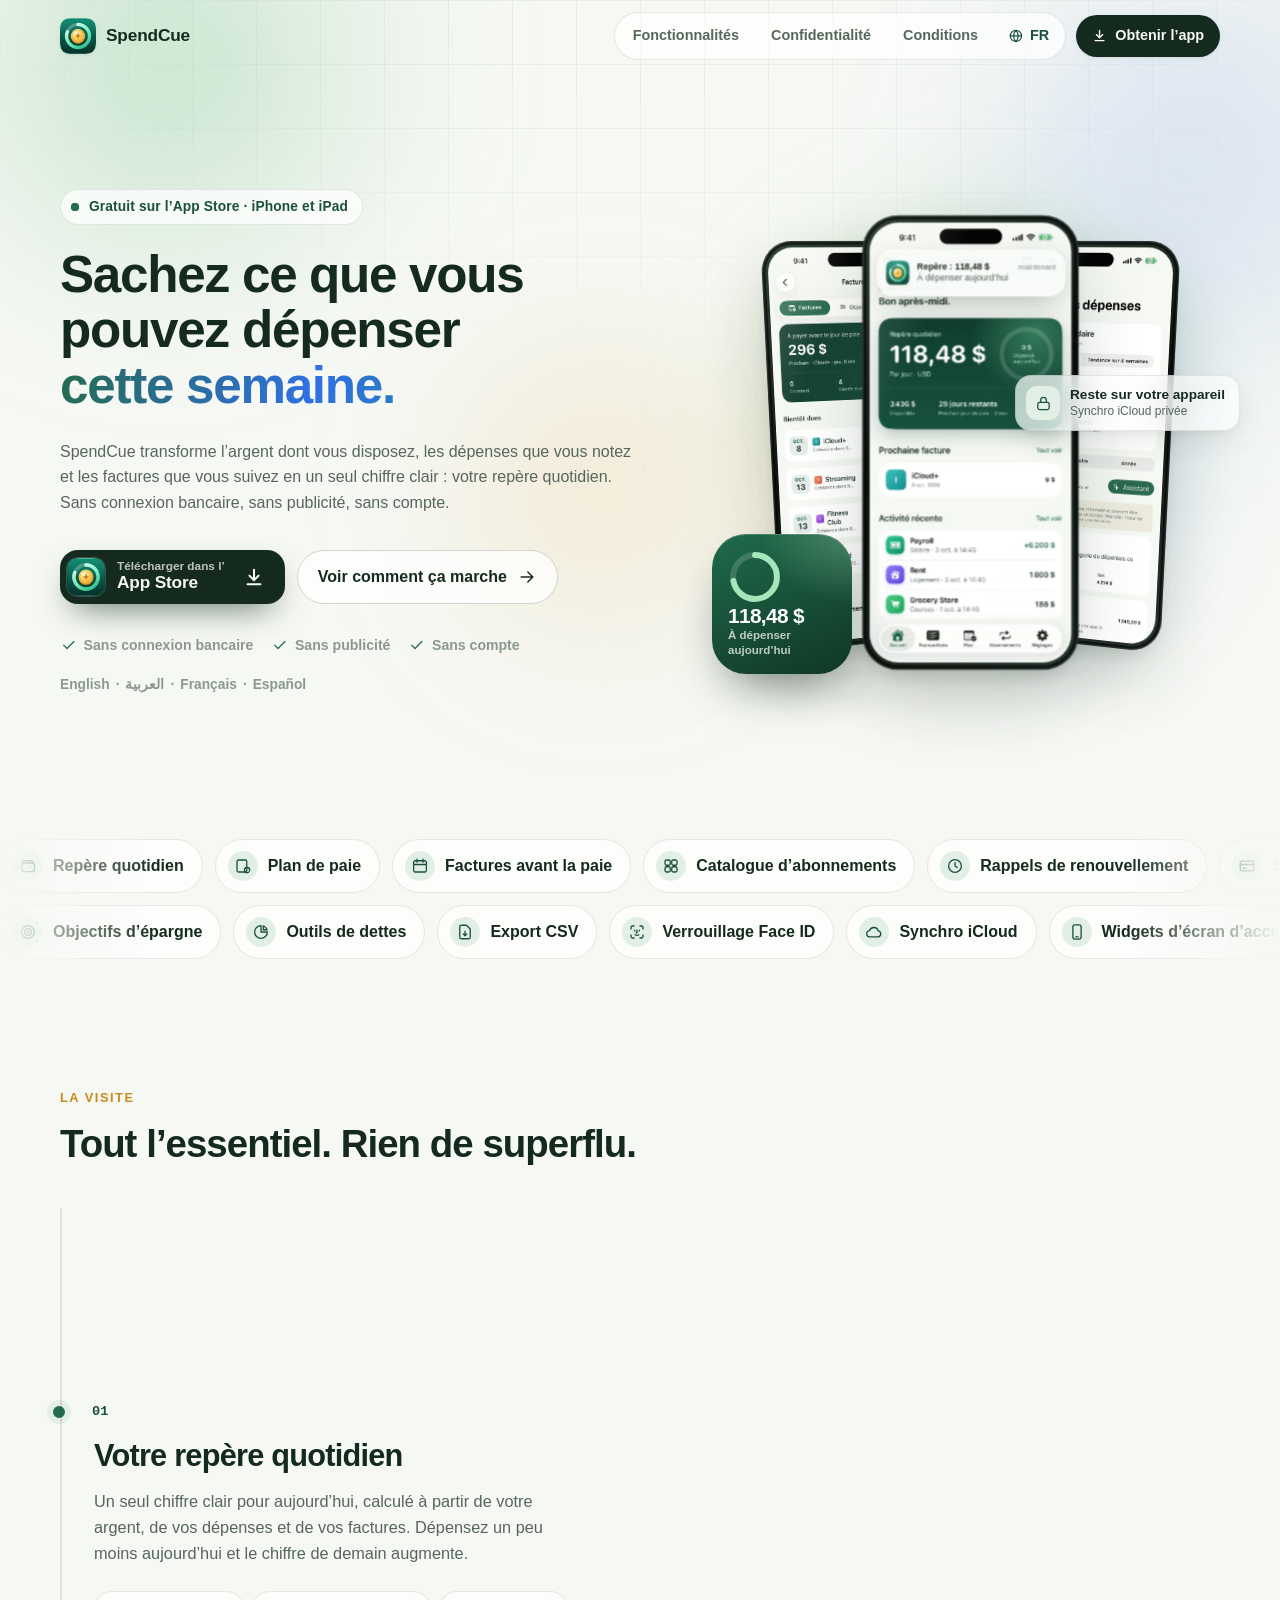
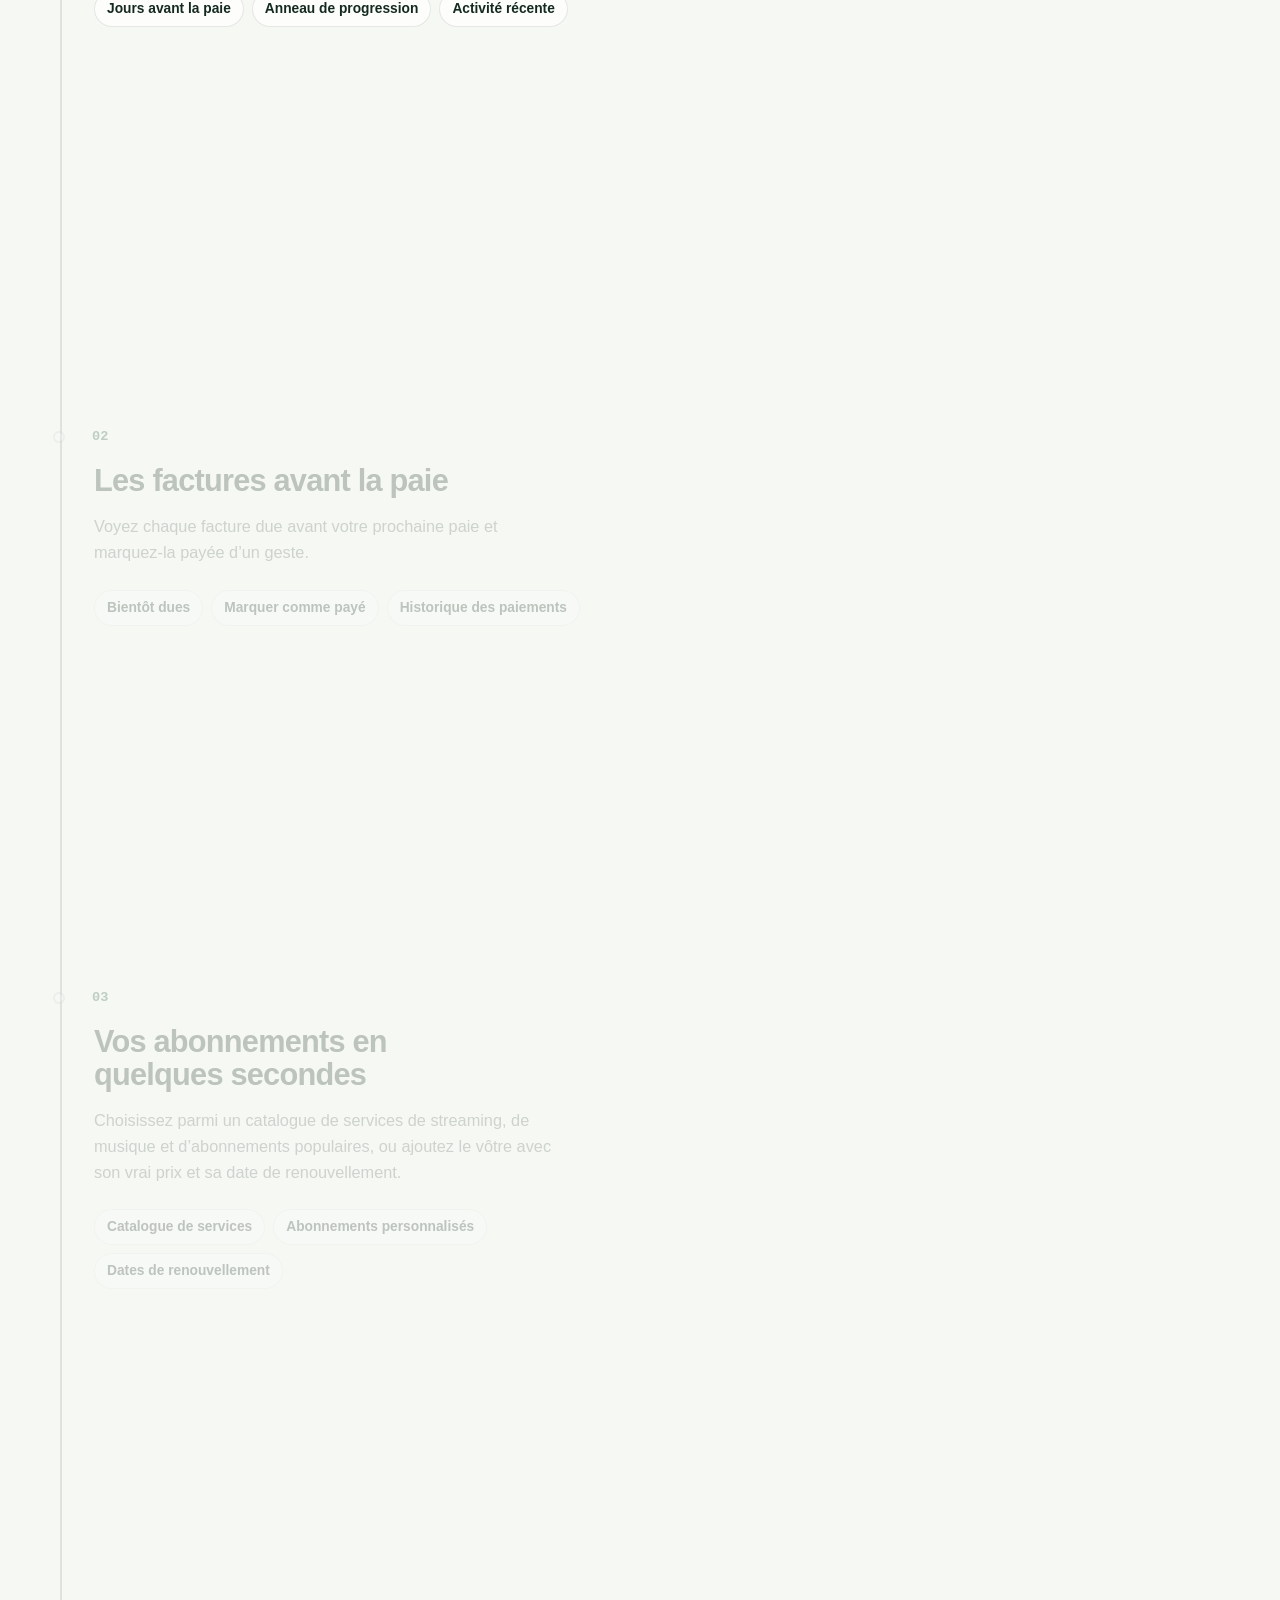
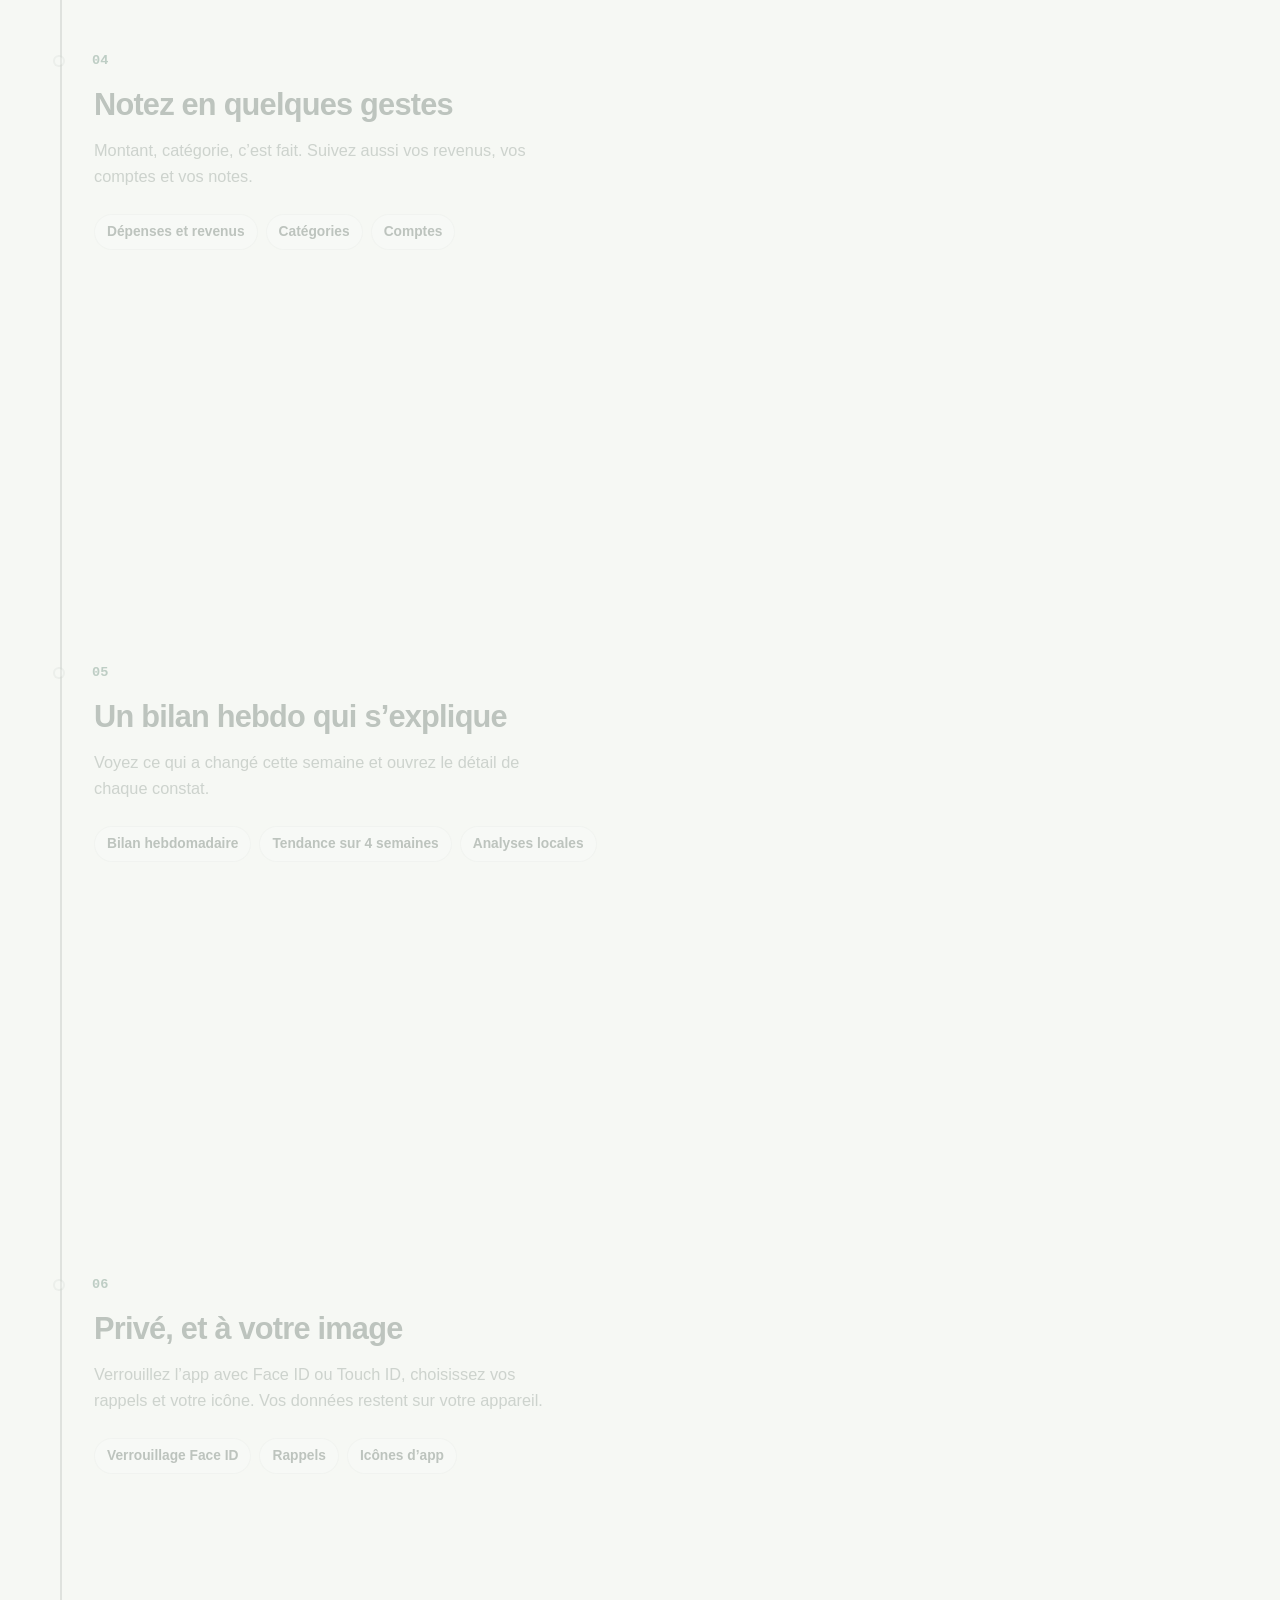
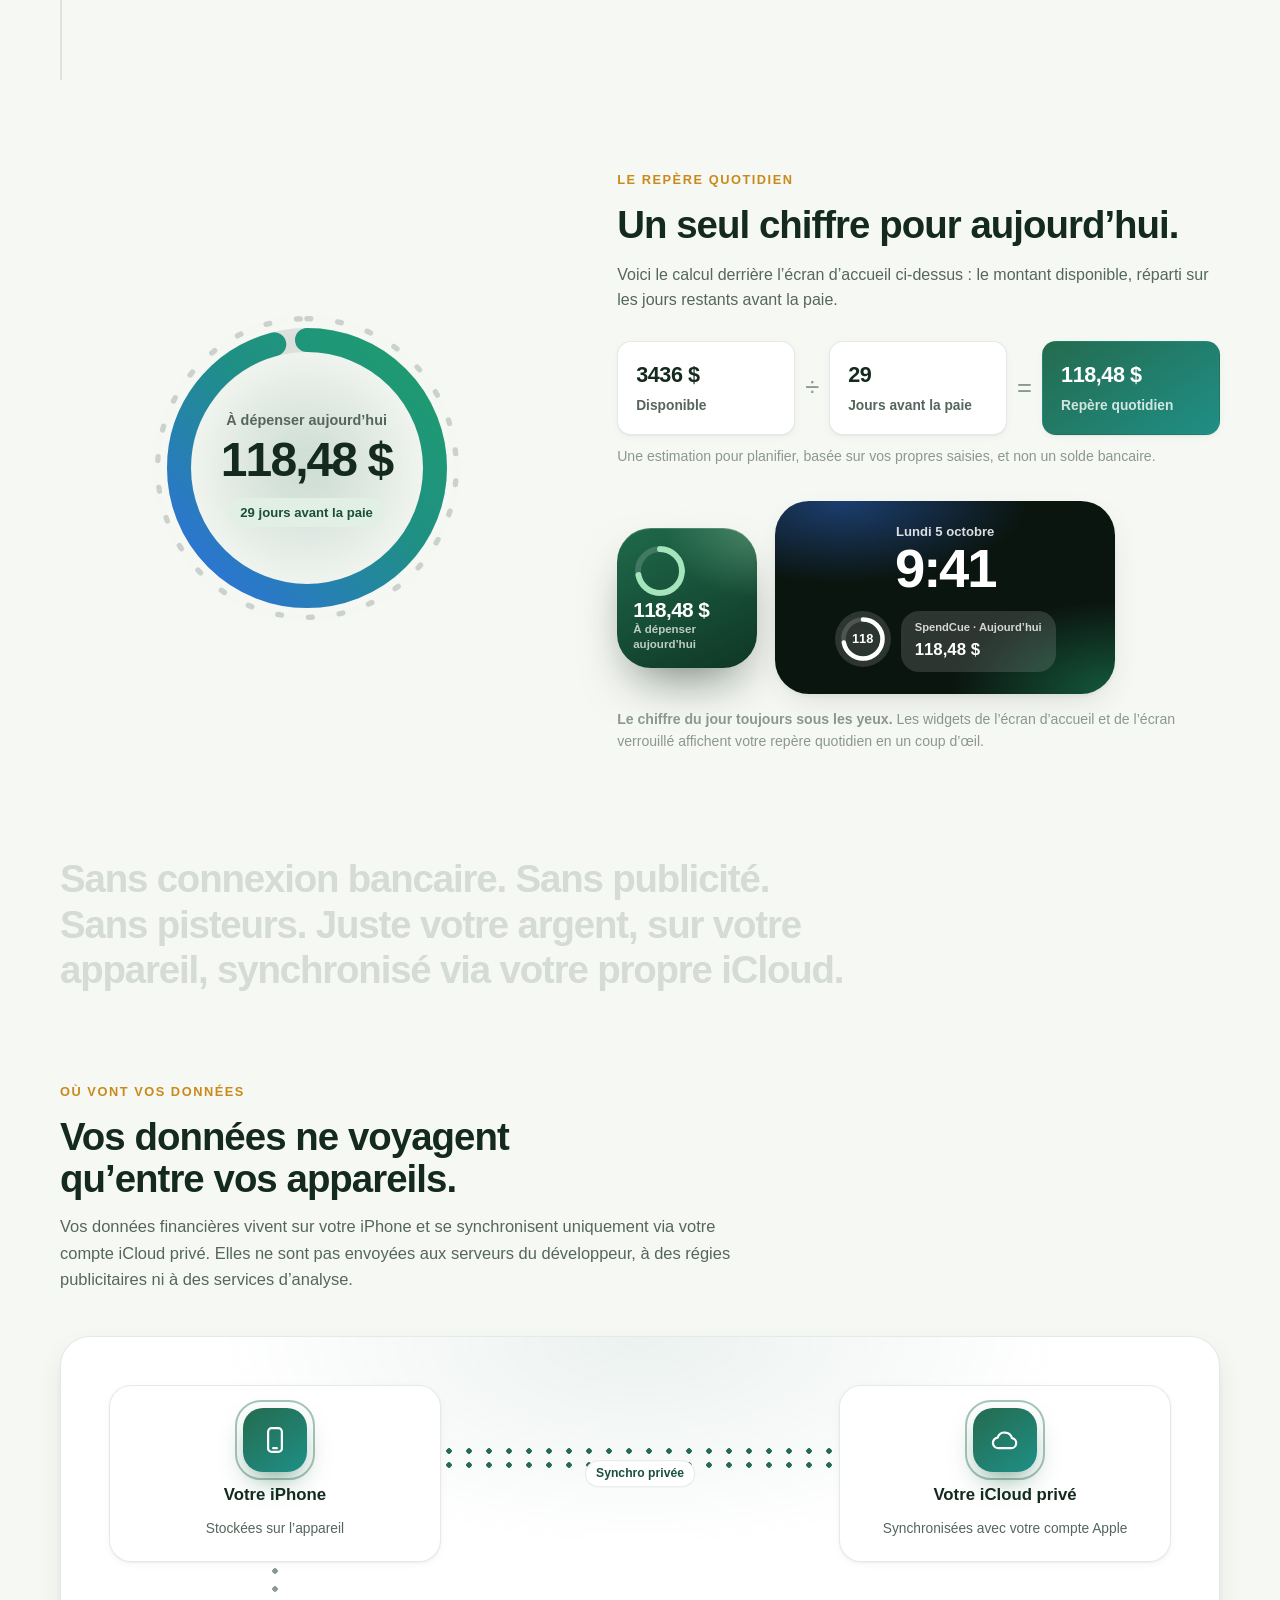
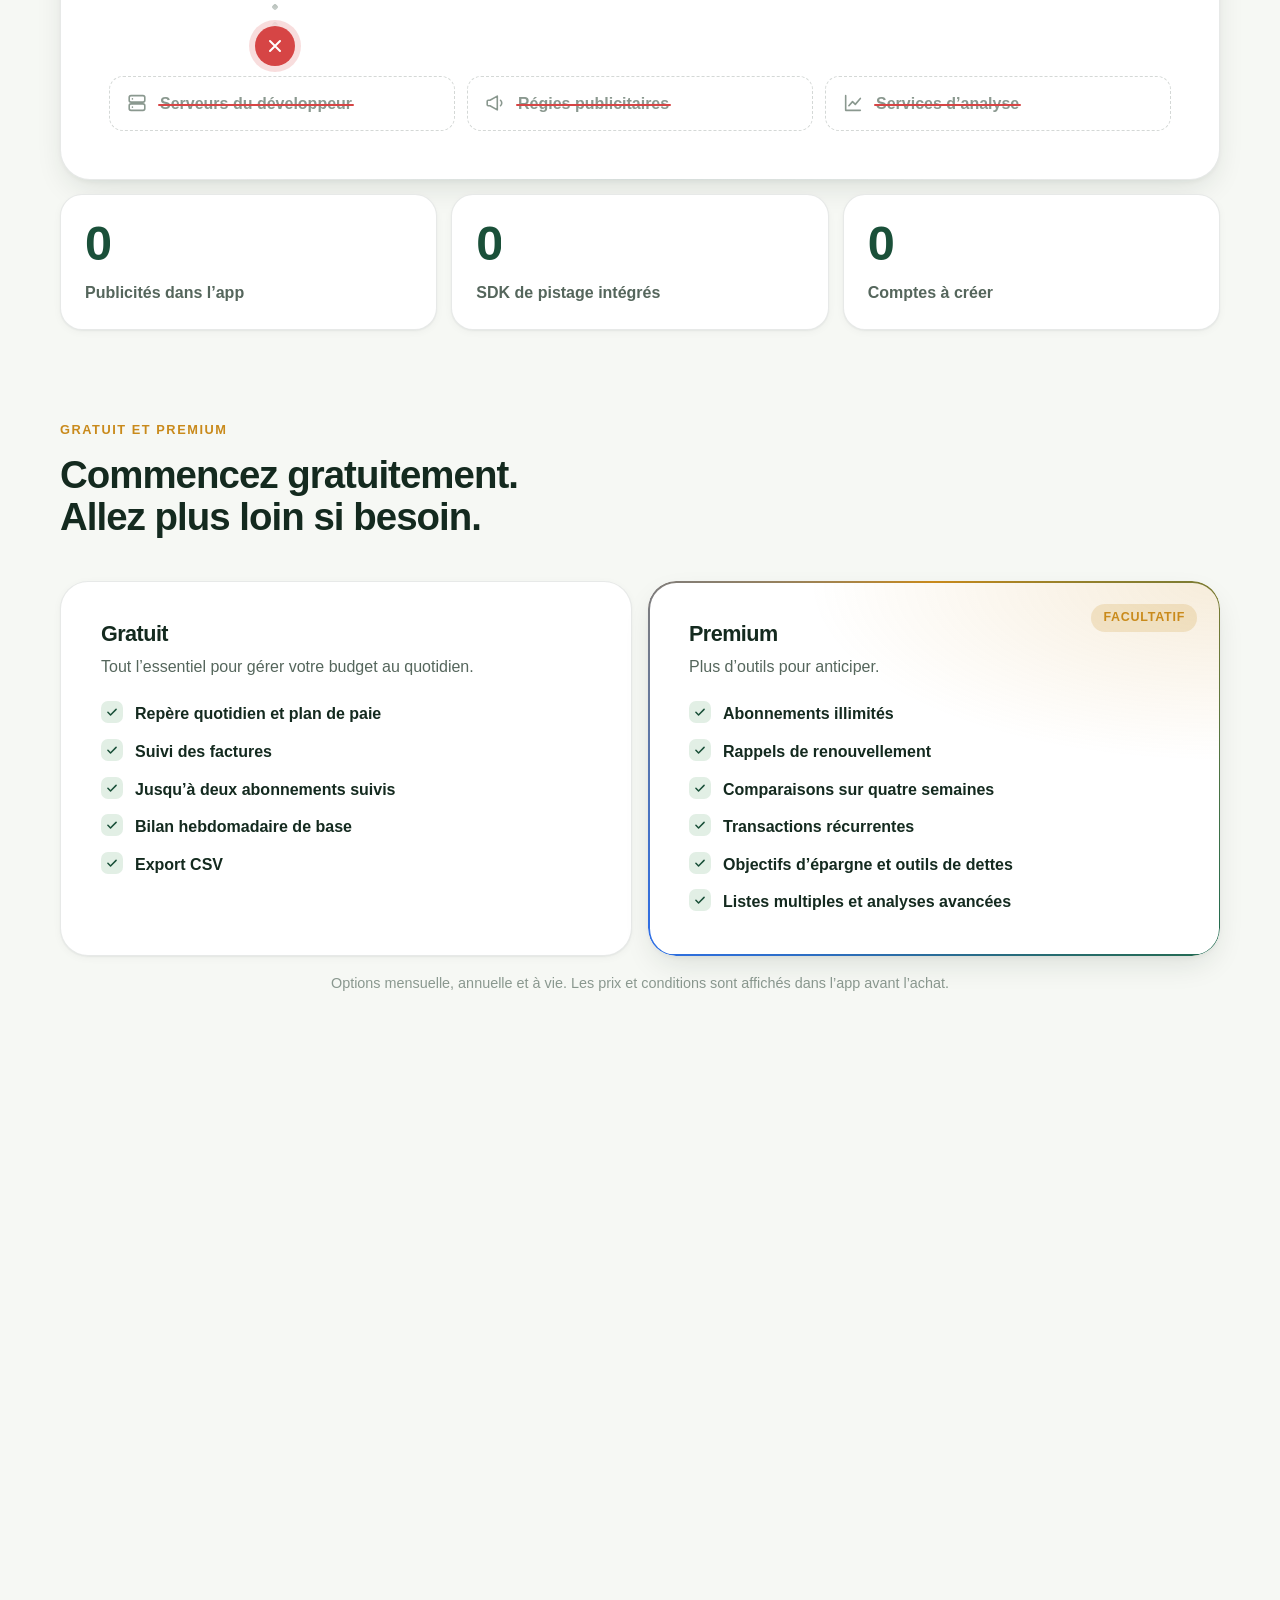
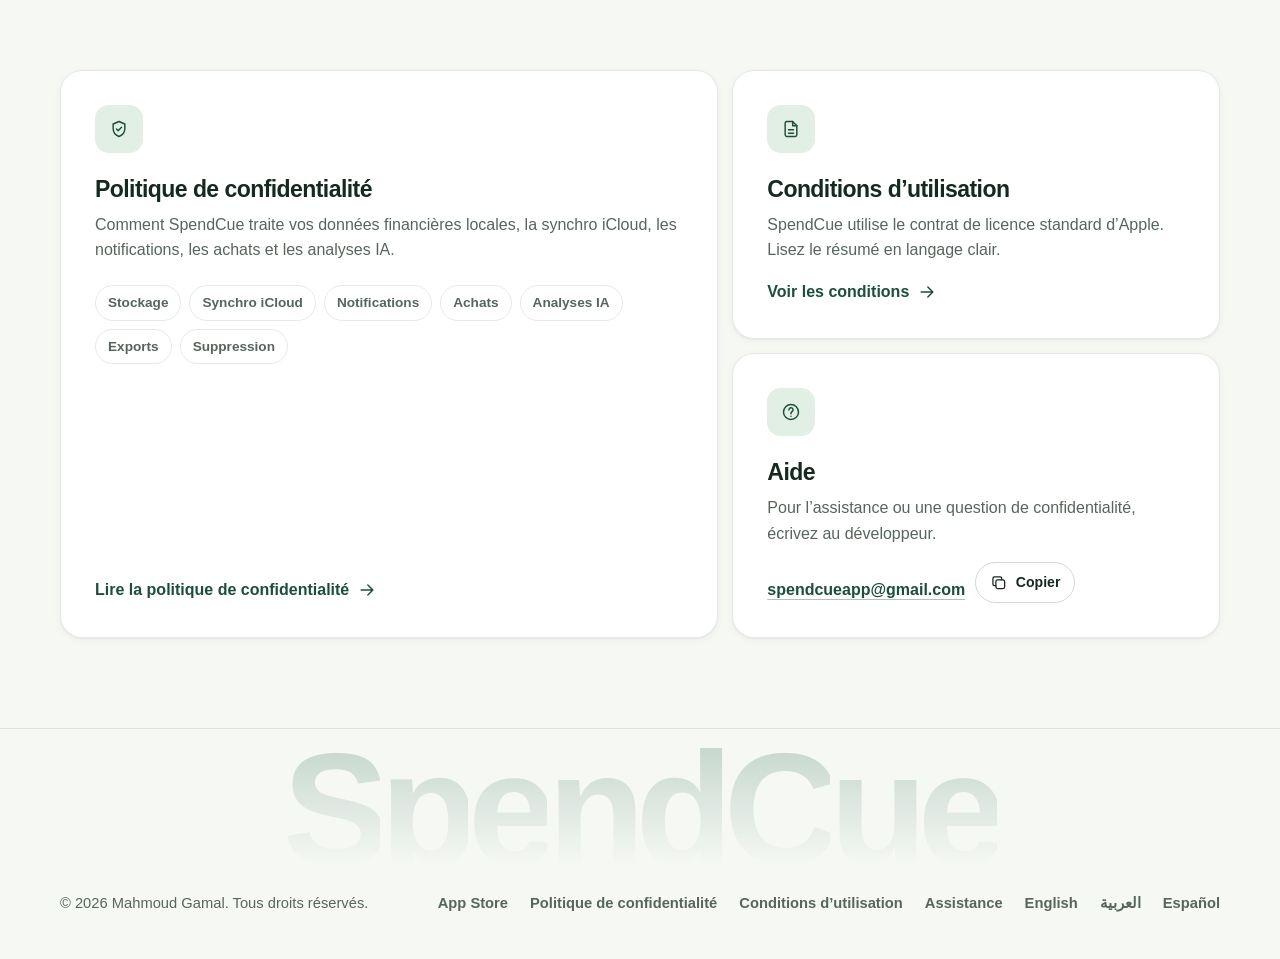
<file: docs/fr/index.html>
<!doctype html>
<html lang="fr">
  <head>
    <meta charset="utf-8">
    <meta name="viewport" content="width=device-width, initial-scale=1, viewport-fit=cover">
    <title>SpendCue · Sachez ce que vous pouvez dépenser aujourd’hui</title>
    <meta name="description" content="SpendCue est un planificateur de budget quotidien privé pour iPhone et iPad. Voyez ce que vous pouvez dépenser aujourd’hui, suivez vos factures avant la paie et gardez vos données sur votre appareil.">
    <meta name="apple-itunes-app" content="app-id=6767021493">
    <meta property="og:type" content="website">
    <meta property="og:title" content="SpendCue · Sachez ce que vous pouvez dépenser aujourd’hui">
    <meta property="og:description" content="SpendCue est un planificateur de budget quotidien privé pour iPhone et iPad. Voyez ce que vous pouvez dépenser aujourd’hui, suivez vos factures avant la paie et gardez vos données sur votre appareil.">
    <meta property="og:url" content="https://mahmoudfotta.github.io/SpendCueApp/fr/">
    <meta name="theme-color" content="#f6f8f4" media="(prefers-color-scheme: light)">
    <meta name="theme-color" content="#0b1510" media="(prefers-color-scheme: dark)">
    <link rel="canonical" href="https://mahmoudfotta.github.io/SpendCueApp/fr/">
    <link rel="alternate" hreflang="en" href="https://mahmoudfotta.github.io/SpendCueApp/">
    <link rel="alternate" hreflang="ar" href="https://mahmoudfotta.github.io/SpendCueApp/ar/">
    <link rel="alternate" hreflang="fr" href="https://mahmoudfotta.github.io/SpendCueApp/fr/">
    <link rel="alternate" hreflang="es" href="https://mahmoudfotta.github.io/SpendCueApp/es/">
    <link rel="alternate" hreflang="x-default" href="https://mahmoudfotta.github.io/SpendCueApp/">
    <link rel="icon" type="image/png" href="../assets/icon.png">
    <link rel="apple-touch-icon" href="../assets/apple-touch-icon.png">
    <link rel="stylesheet" href="../assets/styles.css?v=fd4d3d02">
    <script>document.documentElement.classList.add("js")</script>
    <script src="../assets/site.js?v=947a2ae6" defer></script>
  </head>
  <body>
    <a class="skip-link" href="#main">Aller au contenu</a>
    <div class="backdrop" aria-hidden="true"><span class="blob b1"></span><span class="blob b2"></span><span class="blob b3"></span></div>

    <header class="site-header">
      <div class="wrap">
        <a class="brand" href="../fr/" aria-label="Accueil SpendCue">
          <img src="../assets/icon.png" alt="" width="36" height="36">
          <span>SpendCue</span>
        </a>
        <div class="header-actions">
          <nav class="nav" aria-label="Navigation principale">
          <a class="nav-features" href="#tour">Fonctionnalités</a>
          <a href="../fr/privacy/">Confidentialité</a>
          <a href="../fr/terms/">Conditions</a>
          <details class="lang-menu">
            <summary aria-label="Langue"><svg class="icon" aria-hidden="true"><use href="../assets/icons.svg#globe"/></svg><span>FR</span></summary>
            <div class="lang-pop">
              <a href="../" lang="en" hreflang="en" dir="ltr"><span>English</span><svg class="icon tick" aria-hidden="true"><use href="../assets/icons.svg#check"/></svg></a><a href="../ar/" lang="ar" hreflang="ar" dir="rtl"><span>العربية</span><svg class="icon tick" aria-hidden="true"><use href="../assets/icons.svg#check"/></svg></a><a href="../fr/" lang="fr" hreflang="fr" dir="ltr" aria-current="true"><span>Français</span><svg class="icon tick" aria-hidden="true"><use href="../assets/icons.svg#check"/></svg></a><a href="../es/" lang="es" hreflang="es" dir="ltr"><span>Español</span><svg class="icon tick" aria-hidden="true"><use href="../assets/icons.svg#check"/></svg></a>
            </div>
          </details>
          </nav>
          <a class="nav-cta magnetic" href="https://apps.apple.com/app/id6767021493"><svg class="icon" aria-hidden="true"><use href="../assets/icons.svg#download"/></svg><span>Obtenir l’app</span></a>
        </div>
      </div>
    </header>

    <main id="main">
      <section class="wrap hero">
        <div class="hero-copy">
          <p class="eyebrow rise" style="--d: 0ms"><span class="pulse" aria-hidden="true"></span>Gratuit sur l’App Store · iPhone et iPad</p>
          <h1 data-split><span class="sr-only">Sachez ce que vous pouvez dépenser aujourd’hui.</span><span aria-hidden="true">Sachez ce que vous pouvez dépenser <span class="rotator"><span class="hl on">aujourd’hui.</span><span class="hl">cette semaine.</span><span class="hl">jusqu’à la paie.</span></span></span></h1>
          <p class="lede rise" style="--d: 450ms">
            SpendCue transforme l’argent dont vous disposez, les dépenses que vous notez et les factures que vous suivez en un seul chiffre clair : votre repère quotidien. Sans connexion bancaire, sans publicité, sans compte.
          </p>
          <div class="actions rise" style="--d: 600ms">
            <a class="store-btn magnetic " href="https://apps.apple.com/app/id6767021493" aria-label="Télécharger SpendCue dans l’App Store"><img src="../assets/icon.png" alt="" width="42" height="42"><span><small>Télécharger dans l’</small><b>App Store</b></span><svg class="icon" aria-hidden="true"><use href="../assets/icons.svg#download"/></svg></a>
            <a class="btn ghost magnetic" href="#tour">Voir comment ça marche <svg class="icon arrow" aria-hidden="true"><use href="../assets/icons.svg#arrow"/></svg></a>
          </div>
          <div class="trust-line rise" style="--d: 750ms">
            <span><svg class="icon" aria-hidden="true"><use href="../assets/icons.svg#check"/></svg>Sans connexion bancaire</span>
            <span><svg class="icon" aria-hidden="true"><use href="../assets/icons.svg#check"/></svg>Sans publicité</span>
            <span><svg class="icon" aria-hidden="true"><use href="../assets/icons.svg#check"/></svg>Sans compte</span>
          </div>
          <div class="langs rise" style="--d: 850ms"><span>English</span><span>العربية</span><span>Français</span><span>Español</span></div>
        </div>

        <div class="showcase" aria-hidden="true">
          <div class="fan">
            <div class="fan-float">
              <div class="phone p-side p-left"><div class="phone-screen"><picture class=""><source media="(prefers-color-scheme: dark)" srcset="../assets/screens/fr/dark/02-bills.webp"><img src="../assets/screens/fr/light/02-bills.webp" alt="Écran des factures dues avant la paie" width="640" height="1391" loading="eager" decoding="async"></picture></div></div>
              <div class="phone p-side p-right"><div class="phone-screen"><picture class=""><source media="(prefers-color-scheme: dark)" srcset="../assets/screens/fr/dark/05-review.webp"><img src="../assets/screens/fr/light/05-review.webp" alt="Écran du résumé des dépenses de la semaine" width="640" height="1391" loading="eager" decoding="async"></picture></div></div>
              <div class="phone p-center"><div class="phone-screen"><div class="notifs"><div class="notif"><img src="../assets/icon.png" alt=""><div><span class="nt"><b>Repère : 118,48 $</b><time>maintenant</time></span><small>À dépenser aujourd’hui</small></div></div><div class="notif"><img src="../assets/icon.png" alt=""><div><span class="nt"><b>iCloud+ dans 3 j</b><time>maintenant</time></span><small>9 $ · avant la paie</small></div></div><div class="notif"><img src="../assets/icon.png" alt=""><div><span class="nt"><b>Bilan hebdo prêt</b><time>maintenant</time></span><small>Voyez ce qui a changé</small></div></div></div><picture class=""><source media="(prefers-color-scheme: dark)" srcset="../assets/screens/fr/dark/01-home.webp"><img src="../assets/screens/fr/light/01-home.webp" alt="Écran d’accueil avec le repère quotidien" width="640" height="1391" loading="eager" decoding="async"></picture></div></div>
            </div>
          </div>
          <div class="widget"><svg class="ring" viewBox="0 0 64 64" style="--to: 28"><circle class="track" cx="32" cy="32" r="26" pathLength="100"/><circle class="bar" cx="32" cy="32" r="26" pathLength="100"/></svg><div><b>118,48 $</b><small>À dépenser aujourd’hui</small></div></div>
          <div class="chip c1"><span class="ci"><svg class="icon" aria-hidden="true"><use href="../assets/icons.svg#lock"/></svg></span><span>Reste sur votre appareil<small>Synchro iCloud privée</small></span></div>
        </div>
      </section>

      <div class="marquee" role="region" aria-label="Fonctionnalités">
        <div class="marquee-track"><div style="display:contents"><span class="pill"><svg class="icon" aria-hidden="true"><use href="../assets/icons.svg#wallet"/></svg>Repère quotidien</span><span class="pill"><svg class="icon" aria-hidden="true"><use href="../assets/icons.svg#plan"/></svg>Plan de paie</span><span class="pill"><svg class="icon" aria-hidden="true"><use href="../assets/icons.svg#calendar"/></svg>Factures avant la paie</span><span class="pill"><svg class="icon" aria-hidden="true"><use href="../assets/icons.svg#grid"/></svg>Catalogue d’abonnements</span><span class="pill"><svg class="icon" aria-hidden="true"><use href="../assets/icons.svg#clock"/></svg>Rappels de renouvellement</span><span class="pill"><svg class="icon" aria-hidden="true"><use href="../assets/icons.svg#card"/></svg>Saisie rapide</span><span class="pill"><svg class="icon" aria-hidden="true"><use href="../assets/icons.svg#chart"/></svg>Bilan hebdomadaire</span></div><div aria-hidden="true" style="display:contents"><span class="pill"><svg class="icon" aria-hidden="true"><use href="../assets/icons.svg#wallet"/></svg>Repère quotidien</span><span class="pill"><svg class="icon" aria-hidden="true"><use href="../assets/icons.svg#plan"/></svg>Plan de paie</span><span class="pill"><svg class="icon" aria-hidden="true"><use href="../assets/icons.svg#calendar"/></svg>Factures avant la paie</span><span class="pill"><svg class="icon" aria-hidden="true"><use href="../assets/icons.svg#grid"/></svg>Catalogue d’abonnements</span><span class="pill"><svg class="icon" aria-hidden="true"><use href="../assets/icons.svg#clock"/></svg>Rappels de renouvellement</span><span class="pill"><svg class="icon" aria-hidden="true"><use href="../assets/icons.svg#card"/></svg>Saisie rapide</span><span class="pill"><svg class="icon" aria-hidden="true"><use href="../assets/icons.svg#chart"/></svg>Bilan hebdomadaire</span></div></div>
        <div class="marquee-track reverse"><div style="display:contents"><span class="pill"><svg class="icon" aria-hidden="true"><use href="../assets/icons.svg#target"/></svg>Objectifs d’épargne</span><span class="pill"><svg class="icon" aria-hidden="true"><use href="../assets/icons.svg#pie"/></svg>Outils de dettes</span><span class="pill"><svg class="icon" aria-hidden="true"><use href="../assets/icons.svg#file"/></svg>Export CSV</span><span class="pill"><svg class="icon" aria-hidden="true"><use href="../assets/icons.svg#faceid"/></svg>Verrouillage Face ID</span><span class="pill"><svg class="icon" aria-hidden="true"><use href="../assets/icons.svg#cloud"/></svg>Synchro iCloud</span><span class="pill"><svg class="icon" aria-hidden="true"><use href="../assets/icons.svg#phone"/></svg>Widgets d’écran d’accueil et verrouillé</span><span class="pill"><svg class="icon" aria-hidden="true"><use href="../assets/icons.svg#wallet"/></svg>Repère quotidien</span></div><div aria-hidden="true" style="display:contents"><span class="pill"><svg class="icon" aria-hidden="true"><use href="../assets/icons.svg#target"/></svg>Objectifs d’épargne</span><span class="pill"><svg class="icon" aria-hidden="true"><use href="../assets/icons.svg#pie"/></svg>Outils de dettes</span><span class="pill"><svg class="icon" aria-hidden="true"><use href="../assets/icons.svg#file"/></svg>Export CSV</span><span class="pill"><svg class="icon" aria-hidden="true"><use href="../assets/icons.svg#faceid"/></svg>Verrouillage Face ID</span><span class="pill"><svg class="icon" aria-hidden="true"><use href="../assets/icons.svg#cloud"/></svg>Synchro iCloud</span><span class="pill"><svg class="icon" aria-hidden="true"><use href="../assets/icons.svg#phone"/></svg>Widgets d’écran d’accueil et verrouillé</span><span class="pill"><svg class="icon" aria-hidden="true"><use href="../assets/icons.svg#wallet"/></svg>Repère quotidien</span></div></div>
      </div>

      <section class="wrap section" id="tour" aria-labelledby="tour-title">
        <div class="section-head reveal">
          <span class="kicker">La visite</span>
          <h2 id="tour-title" data-words>Tout l’essentiel. Rien de superflu.</h2>
        </div>
        <div class="tour" data-step="1">
          <div class="tour-steps">
            <span class="tour-rail" aria-hidden="true"></span>
            <article class="step active">
              <span class="step-num">01</span>
              <h3>Votre repère quotidien</h3>
              <p>Un seul chiffre clair pour aujourd’hui, calculé à partir de votre argent, de vos dépenses et de vos factures. Dépensez un peu moins aujourd’hui et le chiffre de demain augmente.</p>
              <ul><li>Jours avant la paie</li><li>Anneau de progression</li><li>Activité récente</li></ul>
              <div class="step-shot"><div class="phone "><div class="phone-screen"><picture class=""><source media="(prefers-color-scheme: dark)" srcset="../assets/screens/fr/dark/01-home.webp"><img src="../assets/screens/fr/light/01-home.webp" alt="Écran d’accueil avec le repère quotidien" width="640" height="1391" loading="lazy" decoding="async"></picture></div></div></div>
            </article>
            <article class="step">
              <span class="step-num">02</span>
              <h3>Les factures avant la paie</h3>
              <p>Voyez chaque facture due avant votre prochaine paie et marquez-la payée d’un geste.</p>
              <ul><li>Bientôt dues</li><li>Marquer comme payé</li><li>Historique des paiements</li></ul>
              <div class="step-shot"><div class="phone "><div class="phone-screen"><picture class=""><source media="(prefers-color-scheme: dark)" srcset="../assets/screens/fr/dark/02-bills.webp"><img src="../assets/screens/fr/light/02-bills.webp" alt="Écran des factures dues avant la paie" width="640" height="1391" loading="lazy" decoding="async"></picture></div></div></div>
            </article>
            <article class="step">
              <span class="step-num">03</span>
              <h3>Vos abonnements en quelques secondes</h3>
              <p>Choisissez parmi un catalogue de services de streaming, de musique et d’abonnements populaires, ou ajoutez le vôtre avec son vrai prix et sa date de renouvellement.</p>
              <ul><li>Catalogue de services</li><li>Abonnements personnalisés</li><li>Dates de renouvellement</li></ul>
              <div class="step-shot"><div class="phone "><div class="phone-screen"><picture class=""><source media="(prefers-color-scheme: dark)" srcset="../assets/screens/fr/dark/03-catalog.webp"><img src="../assets/screens/fr/light/03-catalog.webp" alt="Écran d’ajout d’abonnement avec le catalogue" width="640" height="1391" loading="lazy" decoding="async"></picture></div></div></div>
            </article>
            <article class="step">
              <span class="step-num">04</span>
              <h3>Notez en quelques gestes</h3>
              <p>Montant, catégorie, c’est fait. Suivez aussi vos revenus, vos comptes et vos notes.</p>
              <ul><li>Dépenses et revenus</li><li>Catégories</li><li>Comptes</li></ul>
              <div class="step-shot"><div class="phone "><div class="phone-screen"><picture class=""><source media="(prefers-color-scheme: dark)" srcset="../assets/screens/fr/dark/04-capture.webp"><img src="../assets/screens/fr/light/04-capture.webp" alt="Écran de saisie rapide d’une dépense" width="640" height="1391" loading="lazy" decoding="async"></picture></div></div></div>
            </article>
            <article class="step">
              <span class="step-num">05</span>
              <h3>Un bilan hebdo qui s’explique</h3>
              <p>Voyez ce qui a changé cette semaine et ouvrez le détail de chaque constat.</p>
              <ul><li>Bilan hebdomadaire</li><li>Tendance sur 4 semaines</li><li>Analyses locales</li></ul>
              <div class="step-shot"><div class="phone "><div class="phone-screen"><picture class=""><source media="(prefers-color-scheme: dark)" srcset="../assets/screens/fr/dark/05-review.webp"><img src="../assets/screens/fr/light/05-review.webp" alt="Écran du résumé des dépenses de la semaine" width="640" height="1391" loading="lazy" decoding="async"></picture></div></div></div>
            </article>
            <article class="step">
              <span class="step-num">06</span>
              <h3>Privé, et à votre image</h3>
              <p>Verrouillez l’app avec Face ID ou Touch ID, choisissez vos rappels et votre icône. Vos données restent sur votre appareil.</p>
              <ul><li>Verrouillage Face ID</li><li>Rappels</li><li>Icônes d’app</li></ul>
              <div class="step-shot"><div class="phone "><div class="phone-screen"><picture class=""><source media="(prefers-color-scheme: dark)" srcset="../assets/screens/fr/dark/06-settings.webp"><img src="../assets/screens/fr/light/06-settings.webp" alt="Écran des réglages avec icônes et rappels" width="640" height="1391" loading="lazy" decoding="async"></picture></div></div></div>
            </article>
          </div>
          <div class="tour-stage" aria-hidden="true">
            <span class="tour-glow"></span>
            <span class="tour-count"><b>01</b> / 06</span>
            <div class="phone tour-phone"><div class="phone-screen"><picture style="--z: 0" class="shot active"><source media="(prefers-color-scheme: dark)" srcset="../assets/screens/fr/dark/01-home.webp"><img src="../assets/screens/fr/light/01-home.webp" alt="Écran d’accueil avec le repère quotidien" width="640" height="1391" loading="eager" decoding="async"></picture><picture style="--z: 1" class="shot"><source media="(prefers-color-scheme: dark)" srcset="../assets/screens/fr/dark/02-bills.webp"><img src="../assets/screens/fr/light/02-bills.webp" alt="Écran des factures dues avant la paie" width="640" height="1391" loading="lazy" decoding="async"></picture><picture style="--z: 2" class="shot"><source media="(prefers-color-scheme: dark)" srcset="../assets/screens/fr/dark/03-catalog.webp"><img src="../assets/screens/fr/light/03-catalog.webp" alt="Écran d’ajout d’abonnement avec le catalogue" width="640" height="1391" loading="lazy" decoding="async"></picture><picture style="--z: 3" class="shot"><source media="(prefers-color-scheme: dark)" srcset="../assets/screens/fr/dark/04-capture.webp"><img src="../assets/screens/fr/light/04-capture.webp" alt="Écran de saisie rapide d’une dépense" width="640" height="1391" loading="lazy" decoding="async"></picture><picture style="--z: 4" class="shot"><source media="(prefers-color-scheme: dark)" srcset="../assets/screens/fr/dark/05-review.webp"><img src="../assets/screens/fr/light/05-review.webp" alt="Écran du résumé des dépenses de la semaine" width="640" height="1391" loading="lazy" decoding="async"></picture><picture style="--z: 5" class="shot"><source media="(prefers-color-scheme: dark)" srcset="../assets/screens/fr/dark/06-settings.webp"><img src="../assets/screens/fr/light/06-settings.webp" alt="Écran des réglages avec icônes et rappels" width="640" height="1391" loading="lazy" decoding="async"></picture></div></div>
          </div>
        </div>
      </section>

      <section class="wrap section" aria-labelledby="daily-title" style="padding-top: 0">
        <div class="daily">
          <div class="ring-hero reveal" aria-hidden="true">
            <svg viewBox="0 0 120 120">
              <defs><linearGradient id="ringGrad" x1="0" y1="0" x2="1" y2="1"><stop offset="0" stop-color="#2f6fe4"/><stop offset="0.55" stop-color="#1f8f86"/><stop offset="1" stop-color="#1e9e6a"/></linearGradient></defs>
              <circle class="tick-marks" cx="60" cy="60" r="56" pathLength="100"/>
              <circle class="track" cx="60" cy="60" r="48" pathLength="100"/>
              <circle class="bar" cx="60" cy="60" r="48" pathLength="100"/>
            </svg>
            <div class="ring-center">
              <small>À dépenser aujourd’hui</small>
              <strong data-count="118.48" data-prefix="" data-suffix=" $" data-locale="fr-FR" data-on-view>118,48 $</strong>
              <span class="pill-mini">29 jours avant la paie</span>
            </div>
          </div>
          <div class="reveal">
            <span class="kicker">Le repère quotidien</span>
            <h2 id="daily-title" class="section-title" data-words>Un seul chiffre pour aujourd’hui.</h2>
            <p class="lede" style="margin-top: 16px">Voici le calcul derrière l’écran d’accueil ci-dessus : le montant disponible, réparti sur les jours restants avant la paie.</p>
            <div class="equation">
              <div class="eq-tile" style="--i: 0"><b>3436 $</b><small>Disponible</small></div>
              <span class="eq-op" style="--i: 1" aria-label="÷">÷</span>
              <div class="eq-tile" style="--i: 2"><b>29</b><small>Jours avant la paie</small></div>
              <span class="eq-op eq" style="--i: 3">=</span>
              <div class="eq-tile result" style="--i: 4"><b>118,48 $</b><small>Repère quotidien</small></div>
            </div>
            <p class="footnote">Une estimation pour planifier, basée sur vos propres saisies, et non un solde bancaire.</p>
            <div class="widgets" aria-hidden="true">
              <div class="widget"><svg class="ring" viewBox="0 0 64 64" style="--to: 28"><circle class="track" cx="32" cy="32" r="26" pathLength="100"/><circle class="bar" cx="32" cy="32" r="26" pathLength="100"/></svg><div><b>118,48 $</b><small>À dépenser aujourd’hui</small></div></div>
              <div class="lock">
                <div class="date">Lundi 5 octobre</div>
                <div class="time">9:41</div>
                <div class="lock-widgets">
                  <span class="lw-circle"><svg class="ring" viewBox="0 0 64 64" style="--to: 28"><circle class="track" cx="32" cy="32" r="26" pathLength="100"/><circle class="bar" cx="32" cy="32" r="26" pathLength="100"/></svg><span>118</span></span>
                  <span class="lw-rect"><small>SpendCue · Aujourd’hui</small><b>118,48 $</b></span>
                </div>
              </div>
            </div>
            <p class="footnote" style="margin-top: 14px"><b>Le chiffre du jour toujours sous les yeux.</b> Les widgets de l’écran d’accueil et de l’écran verrouillé affichent votre repère quotidien en un coup d’œil.</p>
          </div>
        </div>
      </section>

      <section class="wrap section" style="padding-top: 0">
        <p class="manifesto" data-scrub>Sans connexion bancaire. Sans publicité. Sans pisteurs. Juste <span class="key">votre argent, sur votre appareil,</span> synchronisé via <span class="key">votre propre iCloud.</span></p>
      </section>

      <section class="wrap section" aria-labelledby="flow-title" style="padding-top: 0">
        <div class="section-head reveal">
          <span class="kicker">Où vont vos données</span>
          <h2 id="flow-title" data-words>Vos données ne voyagent qu’entre vos appareils.</h2>
          <p>Vos données financières vivent sur votre iPhone et se synchronisent uniquement via votre compte iCloud privé. Elles ne sont pas envoyées aux serveurs du développeur, à des régies publicitaires ni à des services d’analyse.</p>
        </div>
        <div class="flow reveal">
          <div class="node n-phone"><span class="n-icon"><svg class="icon" aria-hidden="true"><use href="../assets/icons.svg#phone"/></svg></span><b>Votre iPhone</b><small>Stockées sur l’appareil</small></div>
          <div class="wire" aria-hidden="true"><span></span><span></span><em>Synchro privée</em></div>
          <div class="node cloud"><span class="n-icon"><svg class="icon" aria-hidden="true"><use href="../assets/icons.svg#cloud"/></svg></span><b>Votre iCloud privé</b><small>Synchronisées avec votre compte Apple</small></div>
          <div class="drop" aria-hidden="true"><span class="barrier"><svg class="icon" aria-hidden="true"><use href="../assets/icons.svg#x"/></svg></span></div>
          <div class="blocked">
            <div style="--i: 0"><svg class="icon" aria-hidden="true"><use href="../assets/icons.svg#server"/></svg><span>Serveurs du développeur</span></div>
            <div style="--i: 1"><svg class="icon" aria-hidden="true"><use href="../assets/icons.svg#megaphone"/></svg><span>Régies publicitaires</span></div>
            <div style="--i: 2"><svg class="icon" aria-hidden="true"><use href="../assets/icons.svg#chart"/></svg><span>Services d’analyse</span></div>
          </div>
        </div>
        <div class="stats" data-stagger>
          <div class="stat reveal"><strong><span class="odo"><span class="odo-strip"><span>9</span><span>8</span><span>7</span><span>6</span><span>5</span><span>4</span><span>3</span><span>2</span><span>1</span><span>0</span></span></span></strong><p>Publicités dans l’app</p></div>
          <div class="stat reveal"><strong><span class="odo"><span class="odo-strip"><span>9</span><span>8</span><span>7</span><span>6</span><span>5</span><span>4</span><span>3</span><span>2</span><span>1</span><span>0</span></span></span></strong><p>SDK de pistage intégrés</p></div>
          <div class="stat reveal"><strong><span class="odo"><span class="odo-strip"><span>9</span><span>8</span><span>7</span><span>6</span><span>5</span><span>4</span><span>3</span><span>2</span><span>1</span><span>0</span></span></span></strong><p>Comptes à créer</p></div>
        </div>
      </section>

      <section class="wrap section" aria-labelledby="plans-title" style="padding-top: 0">
        <div class="section-head reveal">
          <span class="kicker">Gratuit et Premium</span>
          <h2 id="plans-title" data-words>Commencez gratuitement. Allez plus loin si besoin.</h2>
        </div>
        <div class="plans tilt-group" data-stagger>
          <article class="plan reveal tilt" data-tilt="4">
            <h3>Gratuit</h3>
            <p class="plan-sub">Tout l’essentiel pour gérer votre budget au quotidien.</p>
            <ul><li><svg class="icon" aria-hidden="true"><use href="../assets/icons.svg#check"/></svg>Repère quotidien et plan de paie</li><li><svg class="icon" aria-hidden="true"><use href="../assets/icons.svg#check"/></svg>Suivi des factures</li><li><svg class="icon" aria-hidden="true"><use href="../assets/icons.svg#check"/></svg>Jusqu’à deux abonnements suivis</li><li><svg class="icon" aria-hidden="true"><use href="../assets/icons.svg#check"/></svg>Bilan hebdomadaire de base</li><li><svg class="icon" aria-hidden="true"><use href="../assets/icons.svg#check"/></svg>Export CSV</li></ul>
          </article>
          <article class="plan premium glow-border reveal tilt" data-tilt="4">
            <span class="tag">Facultatif</span>
            <h3>Premium</h3>
            <p class="plan-sub">Plus d’outils pour anticiper.</p>
            <ul><li><svg class="icon" aria-hidden="true"><use href="../assets/icons.svg#check"/></svg>Abonnements illimités</li><li><svg class="icon" aria-hidden="true"><use href="../assets/icons.svg#check"/></svg>Rappels de renouvellement</li><li><svg class="icon" aria-hidden="true"><use href="../assets/icons.svg#check"/></svg>Comparaisons sur quatre semaines</li><li><svg class="icon" aria-hidden="true"><use href="../assets/icons.svg#check"/></svg>Transactions récurrentes</li><li><svg class="icon" aria-hidden="true"><use href="../assets/icons.svg#check"/></svg>Objectifs d’épargne et outils de dettes</li><li><svg class="icon" aria-hidden="true"><use href="../assets/icons.svg#check"/></svg>Listes multiples et analyses avancées</li></ul>
          </article>
        </div>
        <p class="plans-note">Options mensuelle, annuelle et à vie. Les prix et conditions sont affichés dans l’app avant l’achat.</p>
      </section>

      <section class="wrap section" id="download" style="padding-top: 0">
        <div class="download reveal">
          <div class="big-icon tilt" data-tilt="14"><img src="../assets/icon.png" alt="" width="180" height="180"></div>
          <div>
            <h2 data-words>Votre argent, en toute clarté.</h2>
            <p>Téléchargez SpendCue gratuitement sur l’App Store pour iPhone et iPad.</p>
            <a class="store-btn magnetic light" href="https://apps.apple.com/app/id6767021493" aria-label="Télécharger SpendCue dans l’App Store"><img src="../assets/icon.png" alt="" width="42" height="42"><span><small>Télécharger dans l’</small><b>App Store</b></span><svg class="icon" aria-hidden="true"><use href="../assets/icons.svg#download"/></svg></a>
            <div class="langs"><span>English</span><span>العربية</span><span>Français</span><span>Español</span></div>
          </div>
          <a class="qr" href="https://apps.apple.com/app/id6767021493" aria-label="Télécharger SpendCue dans l’App Store">
            <span class="scan"><svg viewBox="0 0 29 29" shape-rendering="crispEdges" aria-hidden="true"><path fill="currentColor" d="M0 0h7v1h-7zM9 0h1v1h-1zM12 0h1v1h-1zM15 0h5v1h-5zM22 0h7v1h-7zM0 1h1v1h-1zM6 1h1v1h-1zM10 1h3v1h-3zM17 1h1v1h-1zM20 1h1v1h-1zM22 1h1v1h-1zM28 1h1v1h-1zM0 2h1v1h-1zM2 2h3v1h-3zM6 2h1v1h-1zM8 2h1v1h-1zM12 2h1v1h-1zM14 2h1v1h-1zM16 2h1v1h-1zM20 2h1v1h-1zM22 2h1v1h-1zM24 2h3v1h-3zM28 2h1v1h-1zM0 3h1v1h-1zM2 3h3v1h-3zM6 3h1v1h-1zM8 3h1v1h-1zM10 3h1v1h-1zM12 3h1v1h-1zM17 3h1v1h-1zM19 3h1v1h-1zM22 3h1v1h-1zM24 3h3v1h-3zM28 3h1v1h-1zM0 4h1v1h-1zM2 4h3v1h-3zM6 4h1v1h-1zM8 4h1v1h-1zM11 4h1v1h-1zM13 4h3v1h-3zM18 4h3v1h-3zM22 4h1v1h-1zM24 4h3v1h-3zM28 4h1v1h-1zM0 5h1v1h-1zM6 5h1v1h-1zM8 5h2v1h-2zM11 5h1v1h-1zM13 5h4v1h-4zM18 5h1v1h-1zM20 5h1v1h-1zM22 5h1v1h-1zM28 5h1v1h-1zM0 6h7v1h-7zM8 6h1v1h-1zM10 6h1v1h-1zM12 6h1v1h-1zM14 6h1v1h-1zM16 6h1v1h-1zM18 6h1v1h-1zM20 6h1v1h-1zM22 6h7v1h-7zM8 7h1v1h-1zM12 7h2v1h-2zM19 7h2v1h-2zM0 8h1v1h-1zM2 8h5v1h-5zM10 8h3v1h-3zM14 8h4v1h-4zM19 8h1v1h-1zM22 8h5v1h-5zM1 9h4v1h-4zM7 9h1v1h-1zM10 9h3v1h-3zM15 9h2v1h-2zM19 9h4v1h-4zM24 9h1v1h-1zM28 9h1v1h-1zM1 10h1v1h-1zM4 10h1v1h-1zM6 10h1v1h-1zM9 10h1v1h-1zM15 10h2v1h-2zM18 10h1v1h-1zM20 10h1v1h-1zM22 10h2v1h-2zM1 11h1v1h-1zM10 11h3v1h-3zM14 11h2v1h-2zM18 11h2v1h-2zM21 11h2v1h-2zM24 11h2v1h-2zM27 11h1v1h-1zM0 12h2v1h-2zM5 12h2v1h-2zM8 12h1v1h-1zM11 12h1v1h-1zM17 12h1v1h-1zM23 12h1v1h-1zM25 12h2v1h-2zM2 13h1v1h-1zM13 13h3v1h-3zM19 13h6v1h-6zM28 13h1v1h-1zM1 14h4v1h-4zM6 14h1v1h-1zM8 14h1v1h-1zM11 14h4v1h-4zM16 14h1v1h-1zM18 14h1v1h-1zM21 14h1v1h-1zM24 14h3v1h-3zM1 15h3v1h-3zM7 15h1v1h-1zM10 15h2v1h-2zM13 15h1v1h-1zM16 15h1v1h-1zM18 15h3v1h-3zM24 15h1v1h-1zM27 15h1v1h-1zM1 16h1v1h-1zM3 16h1v1h-1zM5 16h2v1h-2zM9 16h2v1h-2zM14 16h1v1h-1zM17 16h3v1h-3zM23 16h1v1h-1zM25 16h2v1h-2zM0 17h2v1h-2zM3 17h1v1h-1zM8 17h2v1h-2zM11 17h2v1h-2zM17 17h3v1h-3zM22 17h3v1h-3zM26 17h1v1h-1zM28 17h1v1h-1zM0 18h1v1h-1zM5 18h2v1h-2zM10 18h1v1h-1zM17 18h1v1h-1zM20 18h2v1h-2zM24 18h1v1h-1zM26 18h1v1h-1zM0 19h1v1h-1zM2 19h3v1h-3zM7 19h5v1h-5zM14 19h3v1h-3zM20 19h2v1h-2zM24 19h1v1h-1zM27 19h1v1h-1zM0 20h1v1h-1zM3 20h2v1h-2zM6 20h3v1h-3zM15 20h1v1h-1zM17 20h1v1h-1zM20 20h5v1h-5zM26 20h3v1h-3zM8 21h2v1h-2zM13 21h2v1h-2zM17 21h2v1h-2zM20 21h1v1h-1zM24 21h5v1h-5zM0 22h7v1h-7zM9 22h1v1h-1zM13 22h2v1h-2zM18 22h3v1h-3zM22 22h1v1h-1zM24 22h3v1h-3zM0 23h1v1h-1zM6 23h1v1h-1zM8 23h1v1h-1zM12 23h2v1h-2zM19 23h2v1h-2zM24 23h1v1h-1zM0 24h1v1h-1zM2 24h3v1h-3zM6 24h1v1h-1zM8 24h1v1h-1zM10 24h1v1h-1zM14 24h1v1h-1zM17 24h1v1h-1zM20 24h5v1h-5zM26 24h1v1h-1zM28 24h1v1h-1zM0 25h1v1h-1zM2 25h3v1h-3zM6 25h1v1h-1zM8 25h2v1h-2zM18 25h1v1h-1zM23 25h1v1h-1zM25 25h2v1h-2zM0 26h1v1h-1zM2 26h3v1h-3zM6 26h1v1h-1zM8 26h2v1h-2zM13 26h1v1h-1zM15 26h1v1h-1zM19 26h2v1h-2zM22 26h6v1h-6zM0 27h1v1h-1zM6 27h1v1h-1zM11 27h2v1h-2zM15 27h1v1h-1zM18 27h1v1h-1zM20 27h2v1h-2zM23 27h3v1h-3zM27 27h1v1h-1zM0 28h7v1h-7zM8 28h1v1h-1zM10 28h3v1h-3zM15 28h2v1h-2zM18 28h2v1h-2zM21 28h1v1h-1zM24 28h1v1h-1zM26 28h1v1h-1z"/></svg></span>
            <small>Scannez avec l’appareil photo de votre iPhone</small>
          </a>
        </div>
      </section>

      <section class="wrap section" aria-labelledby="help-title" style="padding-top: 0">
        <div class="section-head reveal">
          <span class="kicker">Assistance</span>
          <h2 id="help-title" data-words>Nous sommes là pour vous aider.</h2>
        </div>
        <div class="bento tilt-group" data-stagger>
          <a class="tile big reveal tilt glow-border" data-tilt="4" href="../fr/privacy/">
            <span class="t-icon"><svg class="icon" aria-hidden="true"><use href="../assets/icons.svg#shield"/></svg></span>
            <h3>Politique de confidentialité</h3>
            <p>Comment SpendCue traite vos données financières locales, la synchro iCloud, les notifications, les achats et les analyses IA.</p>
            <ul class="toc-preview" aria-label="Sujets abordés"><li style="--i: 0">Stockage</li><li style="--i: 1">Synchro iCloud</li><li style="--i: 2">Notifications</li><li style="--i: 3">Achats</li><li style="--i: 4">Analyses IA</li><li style="--i: 5">Exports</li><li style="--i: 6">Suppression</li></ul>
            <span class="go">Lire la politique de confidentialité <svg class="icon arrow" aria-hidden="true"><use href="../assets/icons.svg#arrow"/></svg></span>
          </a>
          <a class="tile reveal tilt glow-border" data-tilt="5" href="../fr/terms/">
            <span class="t-icon"><svg class="icon" aria-hidden="true"><use href="../assets/icons.svg#doc"/></svg></span>
            <h3>Conditions d’utilisation</h3>
            <p>SpendCue utilise le contrat de licence standard d’Apple. Lisez le résumé en langage clair.</p>
            <span class="go">Voir les conditions <svg class="icon arrow" aria-hidden="true"><use href="../assets/icons.svg#arrow"/></svg></span>
          </a>
          <div class="tile reveal tilt glow-border" data-tilt="5">
            <span class="t-icon"><svg class="icon" aria-hidden="true"><use href="../assets/icons.svg#help"/></svg></span>
            <h3>Aide</h3>
            <p>Pour l’assistance ou une question de confidentialité, écrivez au développeur.</p>
            <div class="email-row">
              <a class="go" href="mailto:spendcueapp@gmail.com">spendcueapp@gmail.com</a>
              <button class="copy-btn" type="button" data-copy="spendcueapp@gmail.com"><svg class="icon copy" aria-hidden="true"><use href="../assets/icons.svg#copy"/></svg><svg class="icon check" aria-hidden="true"><use href="../assets/icons.svg#check"/></svg>Copier</button>
            </div>
          </div>
        </div>
      </section>
    </main>

    <footer class="site-footer">
      <span class="footer-mark reveal" aria-hidden="true" data-letters>SpendCue</span>
      <div class="wrap">
        <span>&copy; 2026 Mahmoud Gamal. Tous droits réservés.</span>
        <nav class="foot-links" aria-label="Pied de page">
          <a href="https://apps.apple.com/app/id6767021493">App Store</a>
          <a href="../fr/privacy/">Politique de confidentialité</a>
          <a href="../fr/terms/">Conditions d’utilisation</a>
          <a href="mailto:spendcueapp@gmail.com">Assistance</a>
          <a href="../" lang="en" hreflang="en" dir="ltr">English</a>
          <a href="../ar/" lang="ar" hreflang="ar" dir="rtl">العربية</a>
          <a href="../es/" lang="es" hreflang="es" dir="ltr">Español</a>
        </nav>
      </div>
    </footer>

    <div class="getbar" role="complementary" aria-label="App Store">
      <img src="../assets/icon.png" alt="" width="44" height="44">
      <div><b>SpendCue</b><small>Budget quotidien · Gratuit</small></div>
      <a class="get-pill" href="https://apps.apple.com/app/id6767021493" aria-label="Télécharger SpendCue dans l’App Store">OBTENIR</a>
    </div>

    <div class="toast" role="status" aria-live="polite"><svg class="icon" aria-hidden="true"><use href="../assets/icons.svg#check"/></svg>Adresse copiée</div>
  </body>
</html>
</file>
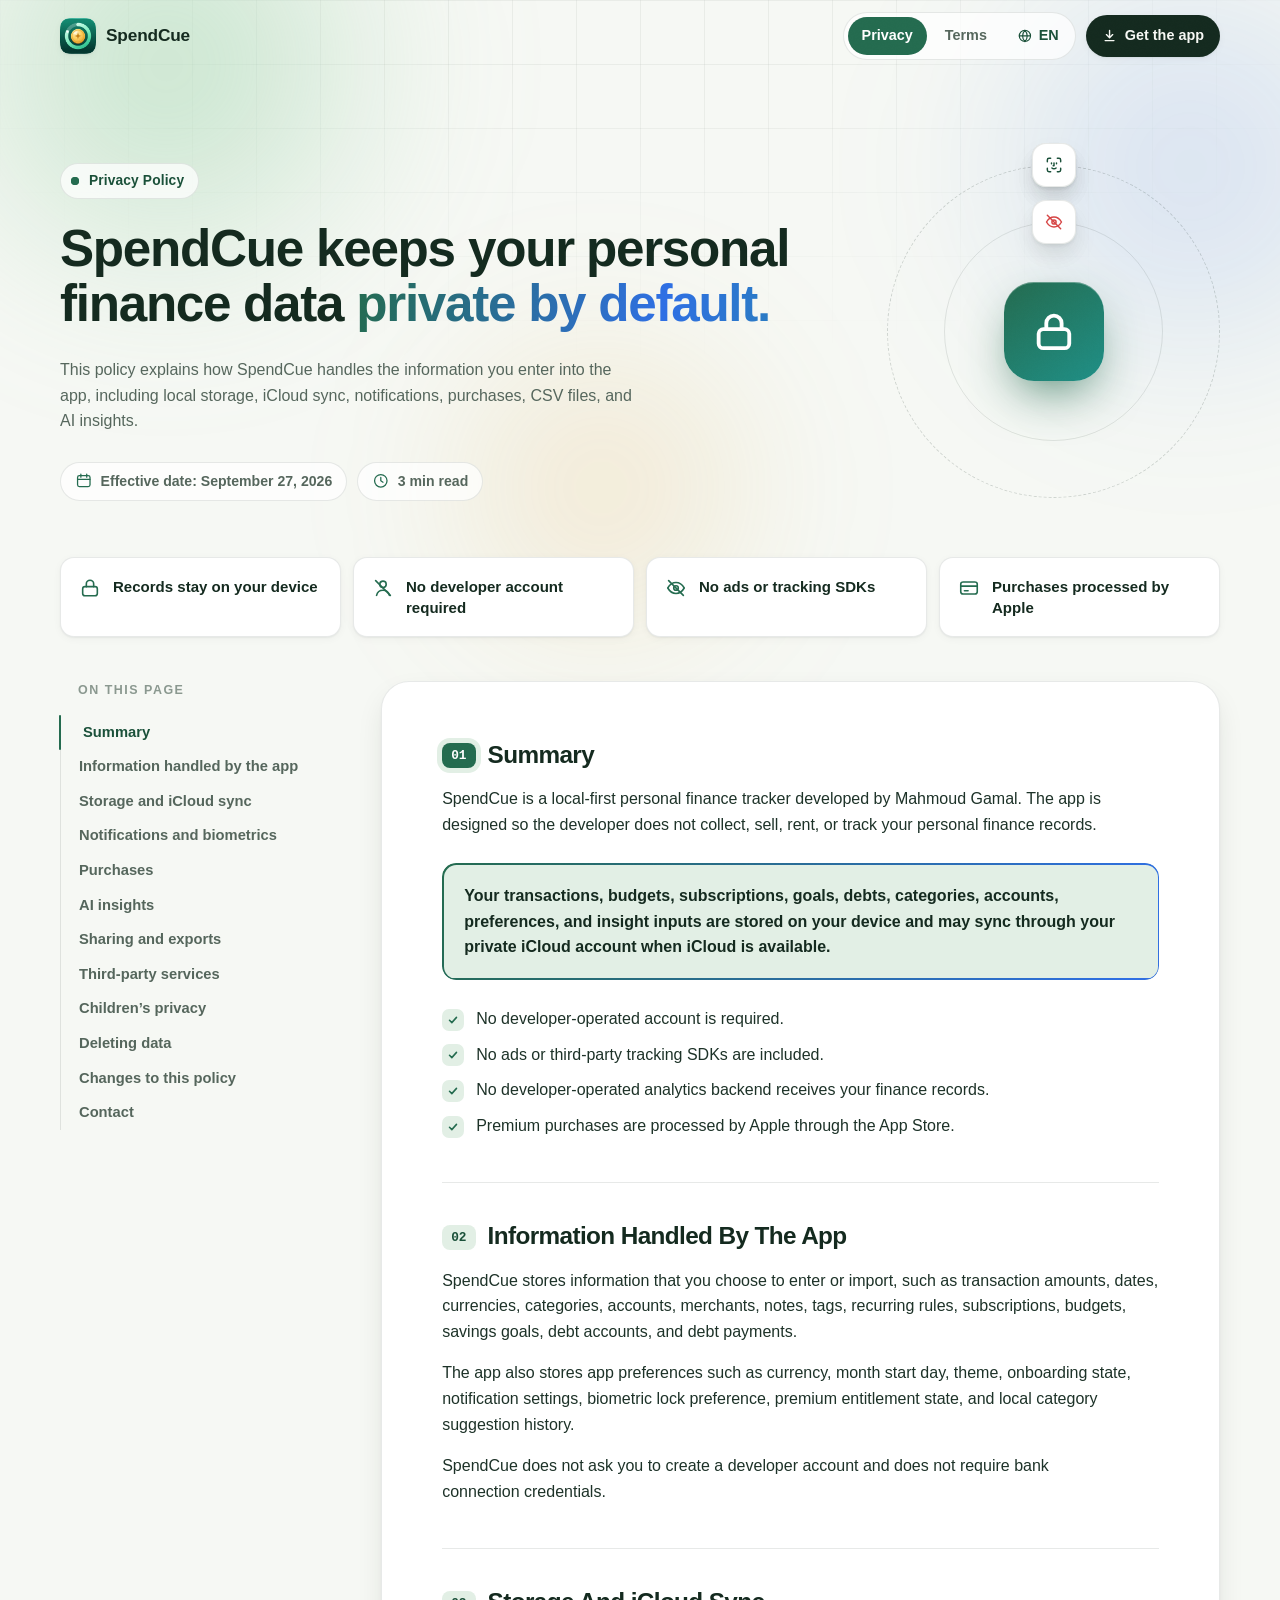
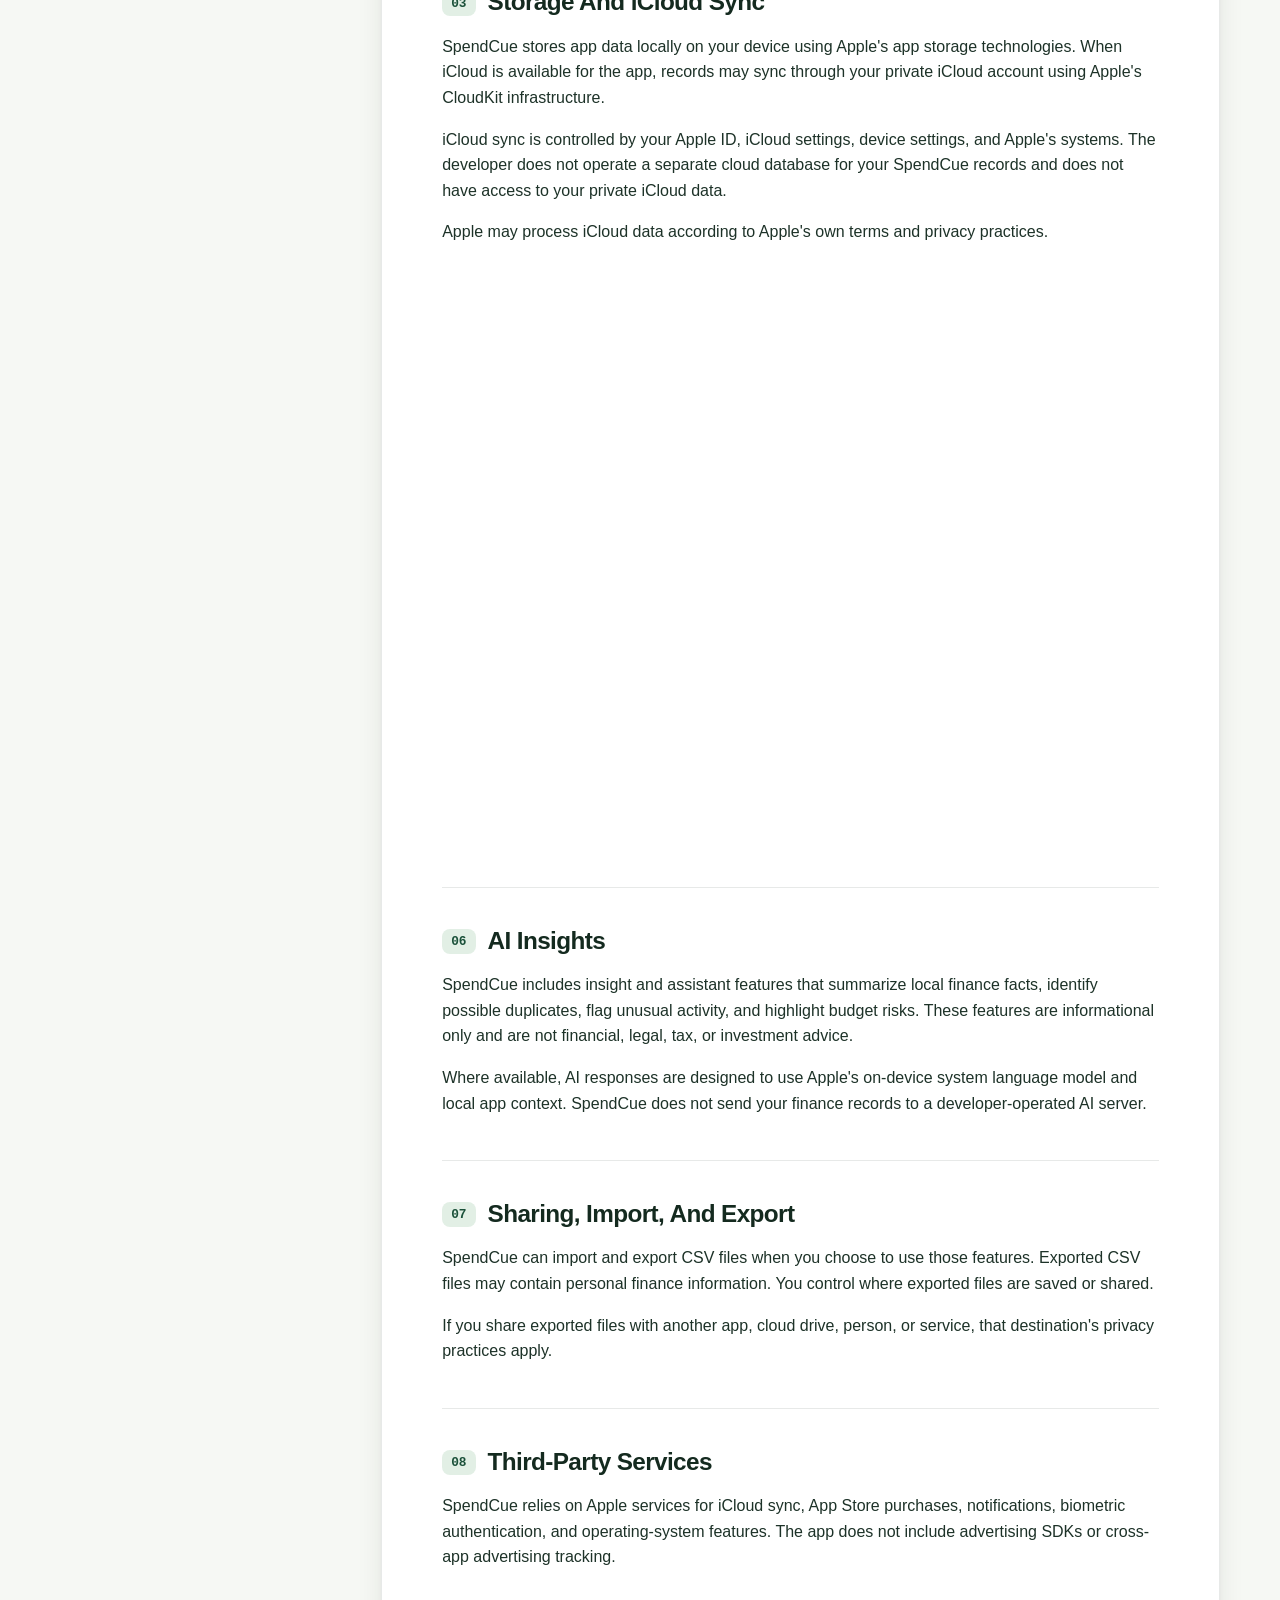
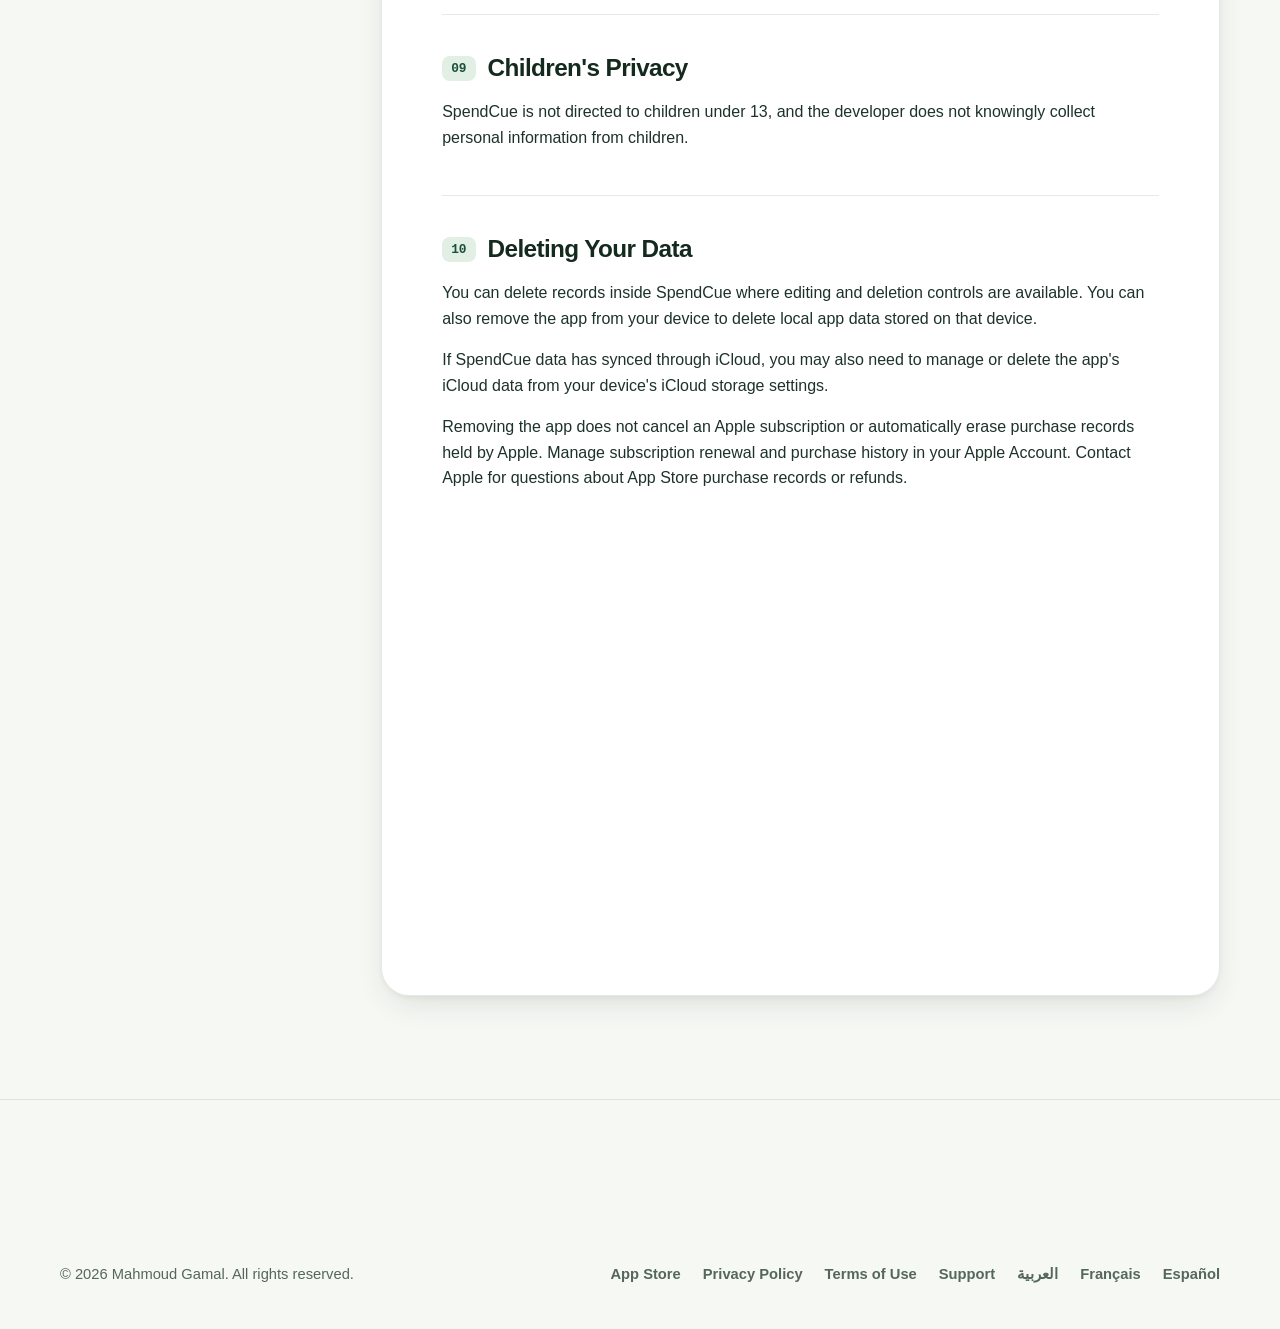
<file: docs/privacy/index.html>
<!doctype html>
<html lang="en">
  <head>
    <meta charset="utf-8">
    <meta name="viewport" content="width=device-width, initial-scale=1, viewport-fit=cover">
    <title>SpendCue Privacy Policy</title>
    <meta name="description" content="Privacy Policy for SpendCue, a local-first personal finance tracker for iPhone.">
    <meta name="apple-itunes-app" content="app-id=6767021493">
    <meta property="og:type" content="website">
    <meta property="og:title" content="SpendCue Privacy Policy">
    <meta property="og:description" content="Privacy Policy for SpendCue, a local-first personal finance tracker for iPhone.">
    <meta property="og:url" content="https://mahmoudfotta.github.io/SpendCueApp/privacy/">
    <meta name="theme-color" content="#f6f8f4" media="(prefers-color-scheme: light)">
    <meta name="theme-color" content="#0b1510" media="(prefers-color-scheme: dark)">
    <link rel="canonical" href="https://mahmoudfotta.github.io/SpendCueApp/privacy/">
    <link rel="alternate" hreflang="en" href="https://mahmoudfotta.github.io/SpendCueApp/privacy/">
    <link rel="alternate" hreflang="ar" href="https://mahmoudfotta.github.io/SpendCueApp/ar/privacy/">
    <link rel="alternate" hreflang="fr" href="https://mahmoudfotta.github.io/SpendCueApp/fr/privacy/">
    <link rel="alternate" hreflang="es" href="https://mahmoudfotta.github.io/SpendCueApp/es/privacy/">
    <link rel="alternate" hreflang="x-default" href="https://mahmoudfotta.github.io/SpendCueApp/privacy/">
    <link rel="icon" type="image/png" href="../assets/icon.png">
    <link rel="apple-touch-icon" href="../assets/apple-touch-icon.png">
    <link rel="stylesheet" href="../assets/styles.css?v=fd4d3d02">
    <script>document.documentElement.classList.add("js")</script>
    <script src="../assets/site.js?v=947a2ae6" defer></script>
  </head>
  <body>
    <a class="skip-link" href="#main">Skip to content</a>
    <div class="backdrop" aria-hidden="true"><span class="blob b1"></span><span class="blob b2"></span><span class="blob b3"></span></div>
    <div class="progress" aria-hidden="true"></div>

    <header class="site-header">
      <div class="wrap">
        <a class="brand" href="../" aria-label="SpendCue home">
          <img src="../assets/icon.png" alt="" width="36" height="36">
          <span>SpendCue</span>
        </a>
        <div class="header-actions">
          <nav class="nav" aria-label="Primary navigation">
          <a href="../privacy/" aria-current="page">Privacy</a>
          <a href="../terms/">Terms</a>
          <details class="lang-menu">
            <summary aria-label="Language"><svg class="icon" aria-hidden="true"><use href="../assets/icons.svg#globe"/></svg><span>EN</span></summary>
            <div class="lang-pop">
              <a href="../privacy/" lang="en" hreflang="en" dir="ltr" aria-current="true"><span>English</span><svg class="icon tick" aria-hidden="true"><use href="../assets/icons.svg#check"/></svg></a><a href="../ar/privacy/" lang="ar" hreflang="ar" dir="rtl"><span>العربية</span><svg class="icon tick" aria-hidden="true"><use href="../assets/icons.svg#check"/></svg></a><a href="../fr/privacy/" lang="fr" hreflang="fr" dir="ltr"><span>Français</span><svg class="icon tick" aria-hidden="true"><use href="../assets/icons.svg#check"/></svg></a><a href="../es/privacy/" lang="es" hreflang="es" dir="ltr"><span>Español</span><svg class="icon tick" aria-hidden="true"><use href="../assets/icons.svg#check"/></svg></a>
            </div>
          </details>
          </nav>
          <a class="nav-cta magnetic" href="https://apps.apple.com/app/id6767021493"><svg class="icon" aria-hidden="true"><use href="../assets/icons.svg#download"/></svg><span>Get the app</span></a>
        </div>
      </div>
    </header>

    <main id="main">
      <section class="wrap doc-hero has-art">
        <div class="hero-copy">
          <p class="eyebrow rise"><span class="pulse" aria-hidden="true"></span>Privacy Policy</p>
          <h1 data-split>SpendCue keeps your personal finance data <span class="hl">private by default.</span></h1>
          <p class="lede rise" style="--d: 450ms">
            This policy explains how SpendCue handles the information you enter into the app, including local storage, iCloud sync, notifications, purchases, CSV files, and AI insights.
          </p>
          <div class="meta-row rise" style="--d: 600ms">
            <span class="meta-chip"><svg class="icon" aria-hidden="true"><use href="../assets/icons.svg#calendar"/></svg>Effective date: September 27, 2026</span>
            <span class="meta-chip"><svg class="icon" aria-hidden="true"><use href="../assets/icons.svg#clock"/></svg>3 min read</span>
          </div>
        </div>
        <div class="art orbit" aria-hidden="true">
          <span class="ring r1"></span><span class="ring r2"></span><span class="ring r3"></span>
          <span class="wave"></span><span class="wave"></span><span class="wave"></span>
          <span class="orbiter" style="--start: 0s"><span><svg class="icon" aria-hidden="true"><use href="../assets/icons.svg#phone"/></svg></span></span>
          <span class="orbiter" style="--start: -7.3s"><span><svg class="icon" aria-hidden="true"><use href="../assets/icons.svg#cloud"/></svg></span></span>
          <span class="orbiter" style="--start: -14.6s"><span><svg class="icon" aria-hidden="true"><use href="../assets/icons.svg#faceid"/></svg></span></span>
          <span class="orbiter inner" style="--start: -4s"><span><svg class="icon" aria-hidden="true"><use href="../assets/icons.svg#sparkles"/></svg></span></span>
          <span class="orbiter inner muted" style="--start: -12s"><span><svg class="icon" aria-hidden="true"><use href="../assets/icons.svg#eye-off"/></svg></span></span>
          <span class="core"><svg class="icon" aria-hidden="true"><use href="../assets/icons.svg#lock"/></svg></span>
        </div>
      </section>

      <div class="wrap">
        <div class="glance" data-stagger>
          <div class="glance-item reveal"><svg class="icon" aria-hidden="true"><use href="../assets/icons.svg#lock"/></svg><span>Records stay on your device</span></div>
          <div class="glance-item reveal"><svg class="icon" aria-hidden="true"><use href="../assets/icons.svg#user-off"/></svg><span>No developer account required</span></div>
          <div class="glance-item reveal"><svg class="icon" aria-hidden="true"><use href="../assets/icons.svg#eye-off"/></svg><span>No ads or tracking SDKs</span></div>
          <div class="glance-item reveal"><svg class="icon" aria-hidden="true"><use href="../assets/icons.svg#card"/></svg><span>Purchases processed by Apple</span></div>
        </div>

        <div class="doc-layout">
          <nav class="toc" aria-label="On this page">
            <p class="toc-title">On this page</p>
            <div class="toc-rail">
              <span class="toc-indicator" aria-hidden="true"></span>
              <ol>
                <li><a href="#summary">Summary</a></li>
                <li><a href="#information">Information handled by the app</a></li>
                <li><a href="#storage">Storage and iCloud sync</a></li>
                <li><a href="#notifications">Notifications and biometrics</a></li>
                <li><a href="#purchases">Purchases</a></li>
                <li><a href="#ai">AI insights</a></li>
                <li><a href="#sharing">Sharing and exports</a></li>
                <li><a href="#third-parties">Third-party services</a></li>
                <li><a href="#children">Children’s privacy</a></li>
                <li><a href="#deletion">Deleting data</a></li>
                <li><a href="#changes">Changes to this policy</a></li>
                <li><a href="#contact">Contact</a></li>
              </ol>
            </div>
          </nav>

          <article class="doc">
            <section id="summary" class="reveal">
                                  <h2><span>Summary</span><a class="anchor" href="#summary" aria-label="Link to this section">#</a></h2>
                                  <p>
                                    SpendCue is a local-first personal finance tracker developed by Mahmoud Gamal. The app is designed so the developer does not collect, sell, rent, or track your personal finance records.
                                  </p>
                                  <div class="callout">
                                    <p>
                                      Your transactions, budgets, subscriptions, goals, debts, categories, accounts, preferences, and insight inputs are stored on your device and may sync through your private iCloud account when iCloud is available.
                                    </p>
                                  </div>
                                  <ul>
                                    <li>No developer-operated account is required.</li>
                                    <li>No ads or third-party tracking SDKs are included.</li>
                                    <li>No developer-operated analytics backend receives your finance records.</li>
                                    <li>Premium purchases are processed by Apple through the App Store.</li>
                                  </ul>
            </section>

            <section id="information" class="reveal">
                                  <h2><span>Information Handled By The App</span><a class="anchor" href="#information" aria-label="Link to this section">#</a></h2>
                                  <p>
                                    SpendCue stores information that you choose to enter or import, such as transaction amounts, dates, currencies, categories, accounts, merchants, notes, tags, recurring rules, subscriptions, budgets, savings goals, debt accounts, and debt payments.
                                  </p>
                                  <p>
                                    The app also stores app preferences such as currency, month start day, theme, onboarding state, notification settings, biometric lock preference, premium entitlement state, and local category suggestion history.
                                  </p>
                                  <p>
                                    SpendCue does not ask you to create a developer account and does not require bank connection credentials.
                                  </p>
            </section>

            <section id="storage" class="reveal">
                                  <h2><span>Storage And iCloud Sync</span><a class="anchor" href="#storage" aria-label="Link to this section">#</a></h2>
                                  <p>
                                    SpendCue stores app data locally on your device using Apple's app storage technologies. When iCloud is available for the app, records may sync through your private iCloud account using Apple's CloudKit infrastructure.
                                  </p>
                                  <p>
                                    iCloud sync is controlled by your Apple ID, iCloud settings, device settings, and Apple's systems. The developer does not operate a separate cloud database for your SpendCue records and does not have access to your private iCloud data.
                                  </p>
                                  <p>
                                    Apple may process iCloud data according to Apple's own terms and privacy practices.
                                  </p>
            </section>

            <section id="notifications" class="reveal">
                                  <h2><span>Notifications And Biometrics</span><a class="anchor" href="#notifications" aria-label="Link to this section">#</a></h2>
                                  <p>
                                    If you enable reminders, SpendCue may ask iOS for notification permission and schedule local notifications for items such as upcoming subscriptions. Notification content is handled by iOS on your device.
                                  </p>
                                  <p>
                                    If you enable biometric lock, SpendCue uses Apple's LocalAuthentication framework to unlock the app with Face ID, Touch ID, or device passcode. The app does not receive or store your biometric data.
                                  </p>
            </section>

            <section id="purchases" class="reveal">
                                  <h2><span>Purchases</span><a class="anchor" href="#purchases" aria-label="Link to this section">#</a></h2>
                                  <p>
                                    SpendCue offers optional Premium subscriptions and a one-time Lifetime purchase. Apple handles purchases, billing, renewals, refunds, and purchase verification through the App Store and StoreKit.
                                  </p>
                                  <p>
                                    The app may store verified Premium access status locally so your purchased features remain available. The developer does not receive your full payment card details from Apple. Your entered spending transactions, budgets, debts, account balances, and receipt images are separate from App Store purchase records.
                                  </p>
            </section>

            <section id="ai" class="reveal">
                                  <h2><span>AI Insights</span><a class="anchor" href="#ai" aria-label="Link to this section">#</a></h2>
                                  <p>
                                    SpendCue includes insight and assistant features that summarize local finance facts, identify possible duplicates, flag unusual activity, and highlight budget risks. These features are informational only and are not financial, legal, tax, or investment advice.
                                  </p>
                                  <p>
                                    Where available, AI responses are designed to use Apple's on-device system language model and local app context. SpendCue does not send your finance records to a developer-operated AI server.
                                  </p>
            </section>

            <section id="sharing" class="reveal">
                                  <h2><span>Sharing, Import, And Export</span><a class="anchor" href="#sharing" aria-label="Link to this section">#</a></h2>
                                  <p>
                                    SpendCue can import and export CSV files when you choose to use those features. Exported CSV files may contain personal finance information. You control where exported files are saved or shared.
                                  </p>
                                  <p>
                                    If you share exported files with another app, cloud drive, person, or service, that destination's privacy practices apply.
                                  </p>
            </section>

            <section id="third-parties" class="reveal">
                                  <h2><span>Third-Party Services</span><a class="anchor" href="#third-parties" aria-label="Link to this section">#</a></h2>
                                  <p>
                                    SpendCue relies on Apple services for iCloud sync, App Store purchases, notifications, biometric authentication, and operating-system features. The app does not include advertising SDKs or cross-app advertising tracking.
                                  </p>
            </section>

            <section id="children" class="reveal">
                                  <h2><span>Children's Privacy</span><a class="anchor" href="#children" aria-label="Link to this section">#</a></h2>
                                  <p>
                                    SpendCue is not directed to children under 13, and the developer does not knowingly collect personal information from children.
                                  </p>
            </section>

            <section id="deletion" class="reveal">
                                  <h2><span>Deleting Your Data</span><a class="anchor" href="#deletion" aria-label="Link to this section">#</a></h2>
                                  <p>
                                    You can delete records inside SpendCue where editing and deletion controls are available. You can also remove the app from your device to delete local app data stored on that device.
                                  </p>
                                  <p>
                                    If SpendCue data has synced through iCloud, you may also need to manage or delete the app's iCloud data from your device's iCloud storage settings.
                                  </p>
                                  <p>
                                    Removing the app does not cancel an Apple subscription or automatically erase purchase records held by Apple. Manage subscription renewal and purchase history in your Apple Account. Contact Apple for questions about App Store purchase records or refunds.
                                  </p>
            </section>

            <section id="changes" class="reveal">
                                  <h2><span>Changes To This Policy</span><a class="anchor" href="#changes" aria-label="Link to this section">#</a></h2>
                                  <p>
                                    This policy may be updated when SpendCue changes its data handling, features, or support channels. Updates will be posted on this page with a new effective date.
                                  </p>
            </section>

            <section id="contact" class="reveal">
                                  <h2><span>Contact</span><a class="anchor" href="#contact" aria-label="Link to this section">#</a></h2>
                                  <p>
                                    For privacy questions or app support, contact the developer at spendcueapp@gmail.com. If you contact support, we receive the email address and information you choose to provide to respond to your request. Do not send payment-card details or private financial records.
                                  </p>
                                  <p>
                                    Support: <a href="mailto:spendcueapp@gmail.com">spendcueapp@gmail.com</a>
                                  </p>
            </section>
          </article>
        </div>
      </div>
    </main>

    <footer class="site-footer">
      <span class="footer-mark reveal" aria-hidden="true" data-letters>SpendCue</span>
      <div class="wrap">
        <span>&copy; 2026 Mahmoud Gamal. All rights reserved.</span>
        <nav class="foot-links" aria-label="Footer">
          <a href="https://apps.apple.com/app/id6767021493">App Store</a>
          <a href="../privacy/">Privacy Policy</a>
          <a href="../terms/">Terms of Use</a>
          <a href="mailto:spendcueapp@gmail.com">Support</a>
          <a href="../ar/privacy/" lang="ar" hreflang="ar" dir="rtl">العربية</a>
          <a href="../fr/privacy/" lang="fr" hreflang="fr" dir="ltr">Français</a>
          <a href="../es/privacy/" lang="es" hreflang="es" dir="ltr">Español</a>
        </nav>
      </div>
    </footer>

    <button class="to-top" type="button" aria-label="Back to top"><svg class="icon" aria-hidden="true"><use href="../assets/icons.svg#arrow-up"/></svg></button>
  </body>
</html>
</file>
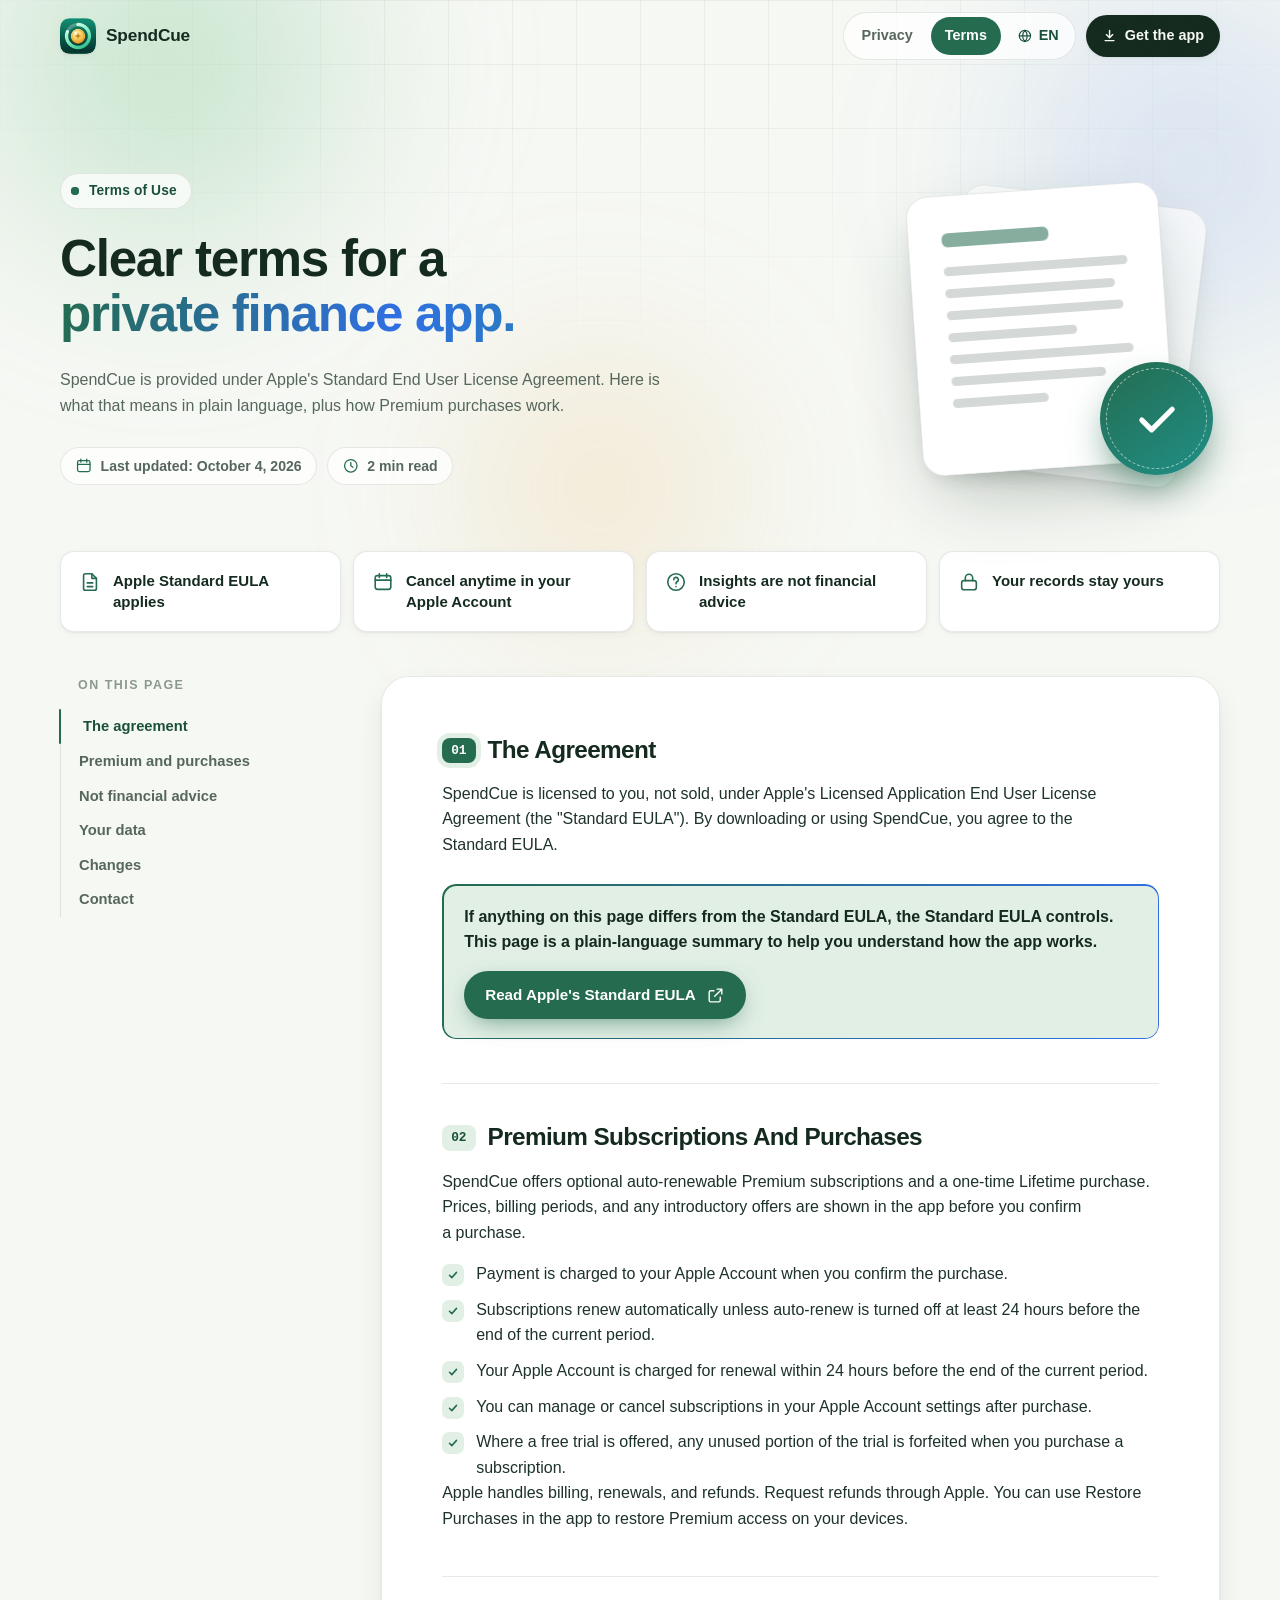
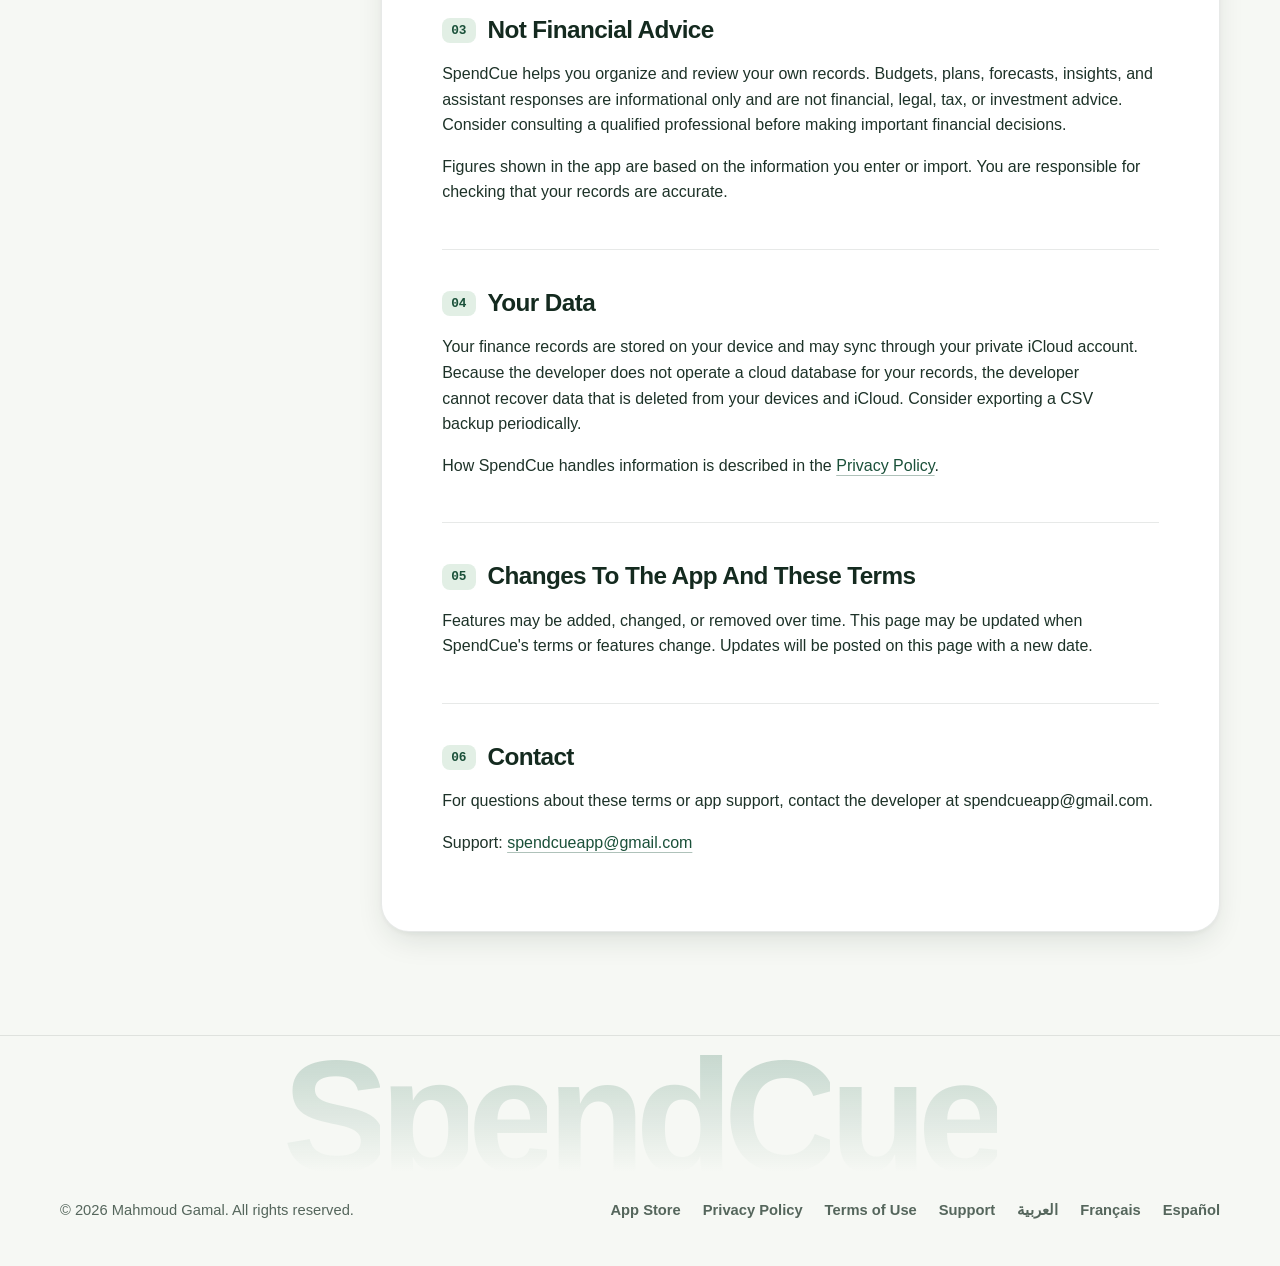
<file: docs/terms/index.html>
<!doctype html>
<html lang="en">
  <head>
    <meta charset="utf-8">
    <meta name="viewport" content="width=device-width, initial-scale=1, viewport-fit=cover">
    <title>SpendCue Terms of Use</title>
    <meta name="description" content="Terms of Use for SpendCue, including Apple's Standard EULA and how Premium subscriptions work.">
    <meta name="apple-itunes-app" content="app-id=6767021493">
    <meta property="og:type" content="website">
    <meta property="og:title" content="SpendCue Terms of Use">
    <meta property="og:description" content="Terms of Use for SpendCue, including Apple's Standard EULA and how Premium subscriptions work.">
    <meta property="og:url" content="https://mahmoudfotta.github.io/SpendCueApp/terms/">
    <meta name="theme-color" content="#f6f8f4" media="(prefers-color-scheme: light)">
    <meta name="theme-color" content="#0b1510" media="(prefers-color-scheme: dark)">
    <link rel="canonical" href="https://mahmoudfotta.github.io/SpendCueApp/terms/">
    <link rel="alternate" hreflang="en" href="https://mahmoudfotta.github.io/SpendCueApp/terms/">
    <link rel="alternate" hreflang="ar" href="https://mahmoudfotta.github.io/SpendCueApp/ar/terms/">
    <link rel="alternate" hreflang="fr" href="https://mahmoudfotta.github.io/SpendCueApp/fr/terms/">
    <link rel="alternate" hreflang="es" href="https://mahmoudfotta.github.io/SpendCueApp/es/terms/">
    <link rel="alternate" hreflang="x-default" href="https://mahmoudfotta.github.io/SpendCueApp/terms/">
    <link rel="icon" type="image/png" href="../assets/icon.png">
    <link rel="apple-touch-icon" href="../assets/apple-touch-icon.png">
    <link rel="stylesheet" href="../assets/styles.css?v=fd4d3d02">
    <script>document.documentElement.classList.add("js")</script>
    <script src="../assets/site.js?v=947a2ae6" defer></script>
  </head>
  <body>
    <a class="skip-link" href="#main">Skip to content</a>
    <div class="backdrop" aria-hidden="true"><span class="blob b1"></span><span class="blob b2"></span><span class="blob b3"></span></div>
    <div class="progress" aria-hidden="true"></div>

    <header class="site-header">
      <div class="wrap">
        <a class="brand" href="../" aria-label="SpendCue home">
          <img src="../assets/icon.png" alt="" width="36" height="36">
          <span>SpendCue</span>
        </a>
        <div class="header-actions">
          <nav class="nav" aria-label="Primary navigation">
          <a href="../privacy/">Privacy</a>
          <a href="../terms/" aria-current="page">Terms</a>
          <details class="lang-menu">
            <summary aria-label="Language"><svg class="icon" aria-hidden="true"><use href="../assets/icons.svg#globe"/></svg><span>EN</span></summary>
            <div class="lang-pop">
              <a href="../terms/" lang="en" hreflang="en" dir="ltr" aria-current="true"><span>English</span><svg class="icon tick" aria-hidden="true"><use href="../assets/icons.svg#check"/></svg></a><a href="../ar/terms/" lang="ar" hreflang="ar" dir="rtl"><span>العربية</span><svg class="icon tick" aria-hidden="true"><use href="../assets/icons.svg#check"/></svg></a><a href="../fr/terms/" lang="fr" hreflang="fr" dir="ltr"><span>Français</span><svg class="icon tick" aria-hidden="true"><use href="../assets/icons.svg#check"/></svg></a><a href="../es/terms/" lang="es" hreflang="es" dir="ltr"><span>Español</span><svg class="icon tick" aria-hidden="true"><use href="../assets/icons.svg#check"/></svg></a>
            </div>
          </details>
          </nav>
          <a class="nav-cta magnetic" href="https://apps.apple.com/app/id6767021493"><svg class="icon" aria-hidden="true"><use href="../assets/icons.svg#download"/></svg><span>Get the app</span></a>
        </div>
      </div>
    </header>

    <main id="main">
      <section class="wrap doc-hero has-art">
        <div class="hero-copy">
          <p class="eyebrow rise"><span class="pulse" aria-hidden="true"></span>Terms of Use</p>
          <h1 data-split>Clear terms for a <span class="hl">private finance app.</span></h1>
          <p class="lede rise" style="--d: 450ms">
            SpendCue is provided under Apple's Standard End User License Agreement. Here is what that means in plain language, plus how Premium purchases work.
          </p>
          <div class="meta-row rise" style="--d: 600ms">
            <span class="meta-chip"><svg class="icon" aria-hidden="true"><use href="../assets/icons.svg#calendar"/></svg>Last updated: October 4, 2026</span>
            <span class="meta-chip"><svg class="icon" aria-hidden="true"><use href="../assets/icons.svg#clock"/></svg>2 min read</span>
          </div>
        </div>
        <div class="art paper-art" aria-hidden="true">
          <span class="paper back"></span>
          <span class="paper"><i class="title" style="--w: 58%; --i: 0"></i><i class="" style="--w: 100%; --i: 1"></i><i class="" style="--w: 92%; --i: 2"></i><i class="" style="--w: 96%; --i: 3"></i><i class="" style="--w: 70%; --i: 4"></i><i class="" style="--w: 100%; --i: 5"></i><i class="" style="--w: 84%; --i: 6"></i><i class="" style="--w: 52%; --i: 7"></i></span>
          <span class="seal"><svg class="icon" aria-hidden="true"><use href="../assets/icons.svg#check"/></svg></span>
        </div>
      </section>

      <div class="wrap">
        <div class="glance" data-stagger>
          <div class="glance-item reveal"><svg class="icon" aria-hidden="true"><use href="../assets/icons.svg#doc"/></svg><span>Apple Standard EULA applies</span></div>
          <div class="glance-item reveal"><svg class="icon" aria-hidden="true"><use href="../assets/icons.svg#calendar"/></svg><span>Cancel anytime in your Apple Account</span></div>
          <div class="glance-item reveal"><svg class="icon" aria-hidden="true"><use href="../assets/icons.svg#help"/></svg><span>Insights are not financial advice</span></div>
          <div class="glance-item reveal"><svg class="icon" aria-hidden="true"><use href="../assets/icons.svg#lock"/></svg><span>Your records stay yours</span></div>
        </div>

        <div class="doc-layout">
          <nav class="toc" aria-label="On this page">
            <p class="toc-title">On this page</p>
            <div class="toc-rail">
              <span class="toc-indicator" aria-hidden="true"></span>
              <ol>
                <li><a href="#agreement">The agreement</a></li>
                <li><a href="#premium">Premium and purchases</a></li>
                <li><a href="#advice">Not financial advice</a></li>
                <li><a href="#data">Your data</a></li>
                <li><a href="#changes">Changes</a></li>
                <li><a href="#contact">Contact</a></li>
              </ol>
            </div>
          </nav>

          <article class="doc">
            <section id="agreement" class="reveal">
              <h2><span>The Agreement</span><a class="anchor" href="#agreement" aria-label="Link to this section">#</a></h2>
              <p>
                SpendCue is licensed to you, not sold, under Apple's Licensed Application End User License Agreement (the "Standard EULA"). By downloading or using SpendCue, you agree to the Standard EULA.
              </p>
              <div class="callout">
                <p>
                  If anything on this page differs from the Standard EULA, the Standard EULA controls. This page is a plain-language summary to help you understand how the app works.
                </p>
                <a class="btn" href="https://www.apple.com/legal/internet-services/itunes/dev/stdeula/">Read Apple's Standard EULA <svg class="icon" aria-hidden="true"><use href="../assets/icons.svg#external"/></svg></a>
              </div>
            </section>

            <section id="premium" class="reveal">
              <h2><span>Premium Subscriptions And Purchases</span><a class="anchor" href="#premium" aria-label="Link to this section">#</a></h2>
              <p>
                SpendCue offers optional auto-renewable Premium subscriptions and a one-time Lifetime purchase. Prices, billing periods, and any introductory offers are shown in the app before you confirm a purchase.
              </p>
              <ul>
                <li>Payment is charged to your Apple Account when you confirm the purchase.</li>
                <li>Subscriptions renew automatically unless auto-renew is turned off at least 24 hours before the end of the current period.</li>
                <li>Your Apple Account is charged for renewal within 24 hours before the end of the current period.</li>
                <li>You can manage or cancel subscriptions in your Apple Account settings after purchase.</li>
                <li>Where a free trial is offered, any unused portion of the trial is forfeited when you purchase a subscription.</li>
              </ul>
              <p>
                Apple handles billing, renewals, and refunds. Request refunds through Apple. You can use Restore Purchases in the app to restore Premium access on your devices.
              </p>
            </section>

            <section id="advice" class="reveal">
              <h2><span>Not Financial Advice</span><a class="anchor" href="#advice" aria-label="Link to this section">#</a></h2>
              <p>
                SpendCue helps you organize and review your own records. Budgets, plans, forecasts, insights, and assistant responses are informational only and are not financial, legal, tax, or investment advice. Consider consulting a qualified professional before making important financial decisions.
              </p>
              <p>
                Figures shown in the app are based on the information you enter or import. You are responsible for checking that your records are accurate.
              </p>
            </section>

            <section id="data" class="reveal">
              <h2><span>Your Data</span><a class="anchor" href="#data" aria-label="Link to this section">#</a></h2>
              <p>
                Your finance records are stored on your device and may sync through your private iCloud account. Because the developer does not operate a cloud database for your records, the developer cannot recover data that is deleted from your devices and iCloud. Consider exporting a CSV backup periodically.
              </p>
              <p>
                How SpendCue handles information is described in the <a href="../privacy/">Privacy Policy</a>.
              </p>
            </section>

            <section id="changes" class="reveal">
              <h2><span>Changes To The App And These Terms</span><a class="anchor" href="#changes" aria-label="Link to this section">#</a></h2>
              <p>
                Features may be added, changed, or removed over time. This page may be updated when SpendCue's terms or features change. Updates will be posted on this page with a new date.
              </p>
            </section>

            <section id="contact" class="reveal">
              <h2><span>Contact</span><a class="anchor" href="#contact" aria-label="Link to this section">#</a></h2>
              <p>
                For questions about these terms or app support, contact the developer at spendcueapp@gmail.com.
              </p>
              <p>
                Support: <a href="mailto:spendcueapp@gmail.com">spendcueapp@gmail.com</a>
              </p>
            </section>
          </article>
        </div>
      </div>
    </main>

    <footer class="site-footer">
      <span class="footer-mark reveal" aria-hidden="true" data-letters>SpendCue</span>
      <div class="wrap">
        <span>&copy; 2026 Mahmoud Gamal. All rights reserved.</span>
        <nav class="foot-links" aria-label="Footer">
          <a href="https://apps.apple.com/app/id6767021493">App Store</a>
          <a href="../privacy/">Privacy Policy</a>
          <a href="../terms/">Terms of Use</a>
          <a href="mailto:spendcueapp@gmail.com">Support</a>
          <a href="../ar/terms/" lang="ar" hreflang="ar" dir="rtl">العربية</a>
          <a href="../fr/terms/" lang="fr" hreflang="fr" dir="ltr">Français</a>
          <a href="../es/terms/" lang="es" hreflang="es" dir="ltr">Español</a>
        </nav>
      </div>
    </footer>

    <button class="to-top" type="button" aria-label="Back to top"><svg class="icon" aria-hidden="true"><use href="../assets/icons.svg#arrow-up"/></svg></button>
  </body>
</html>
</file>
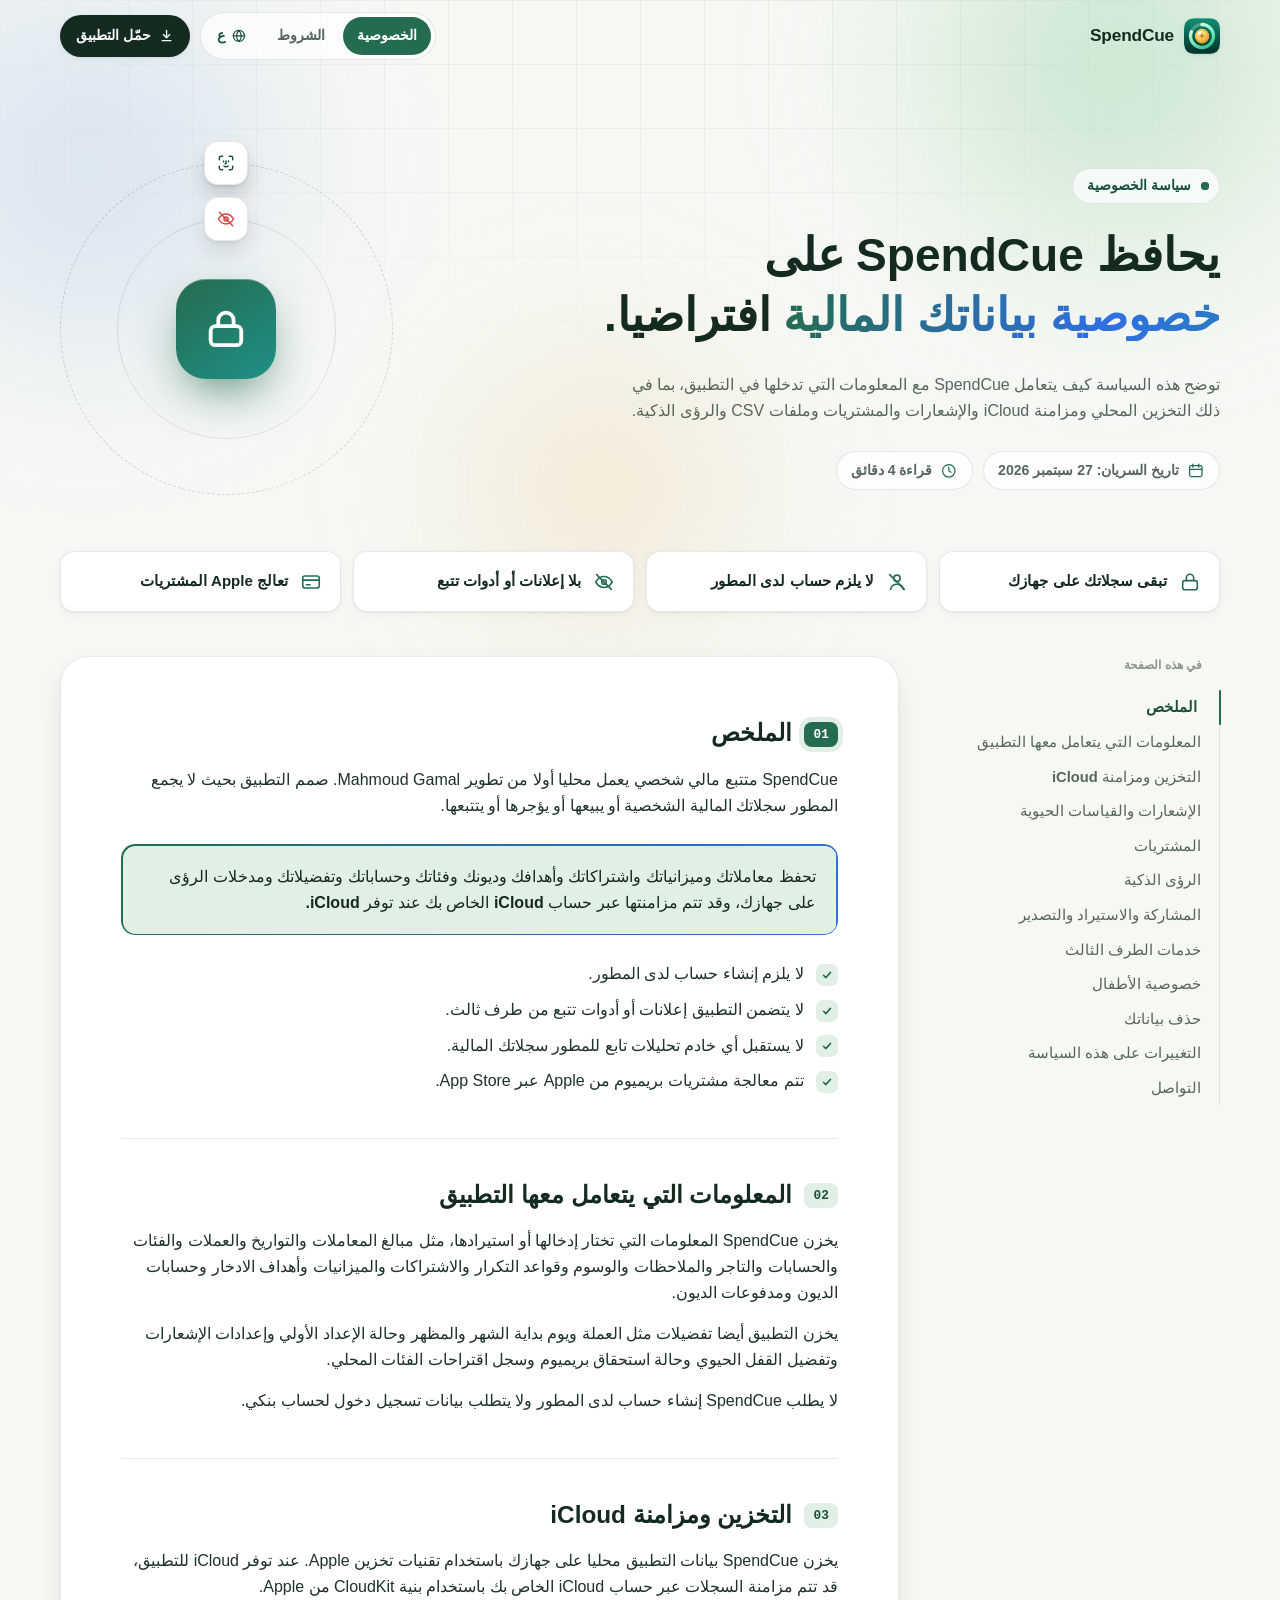
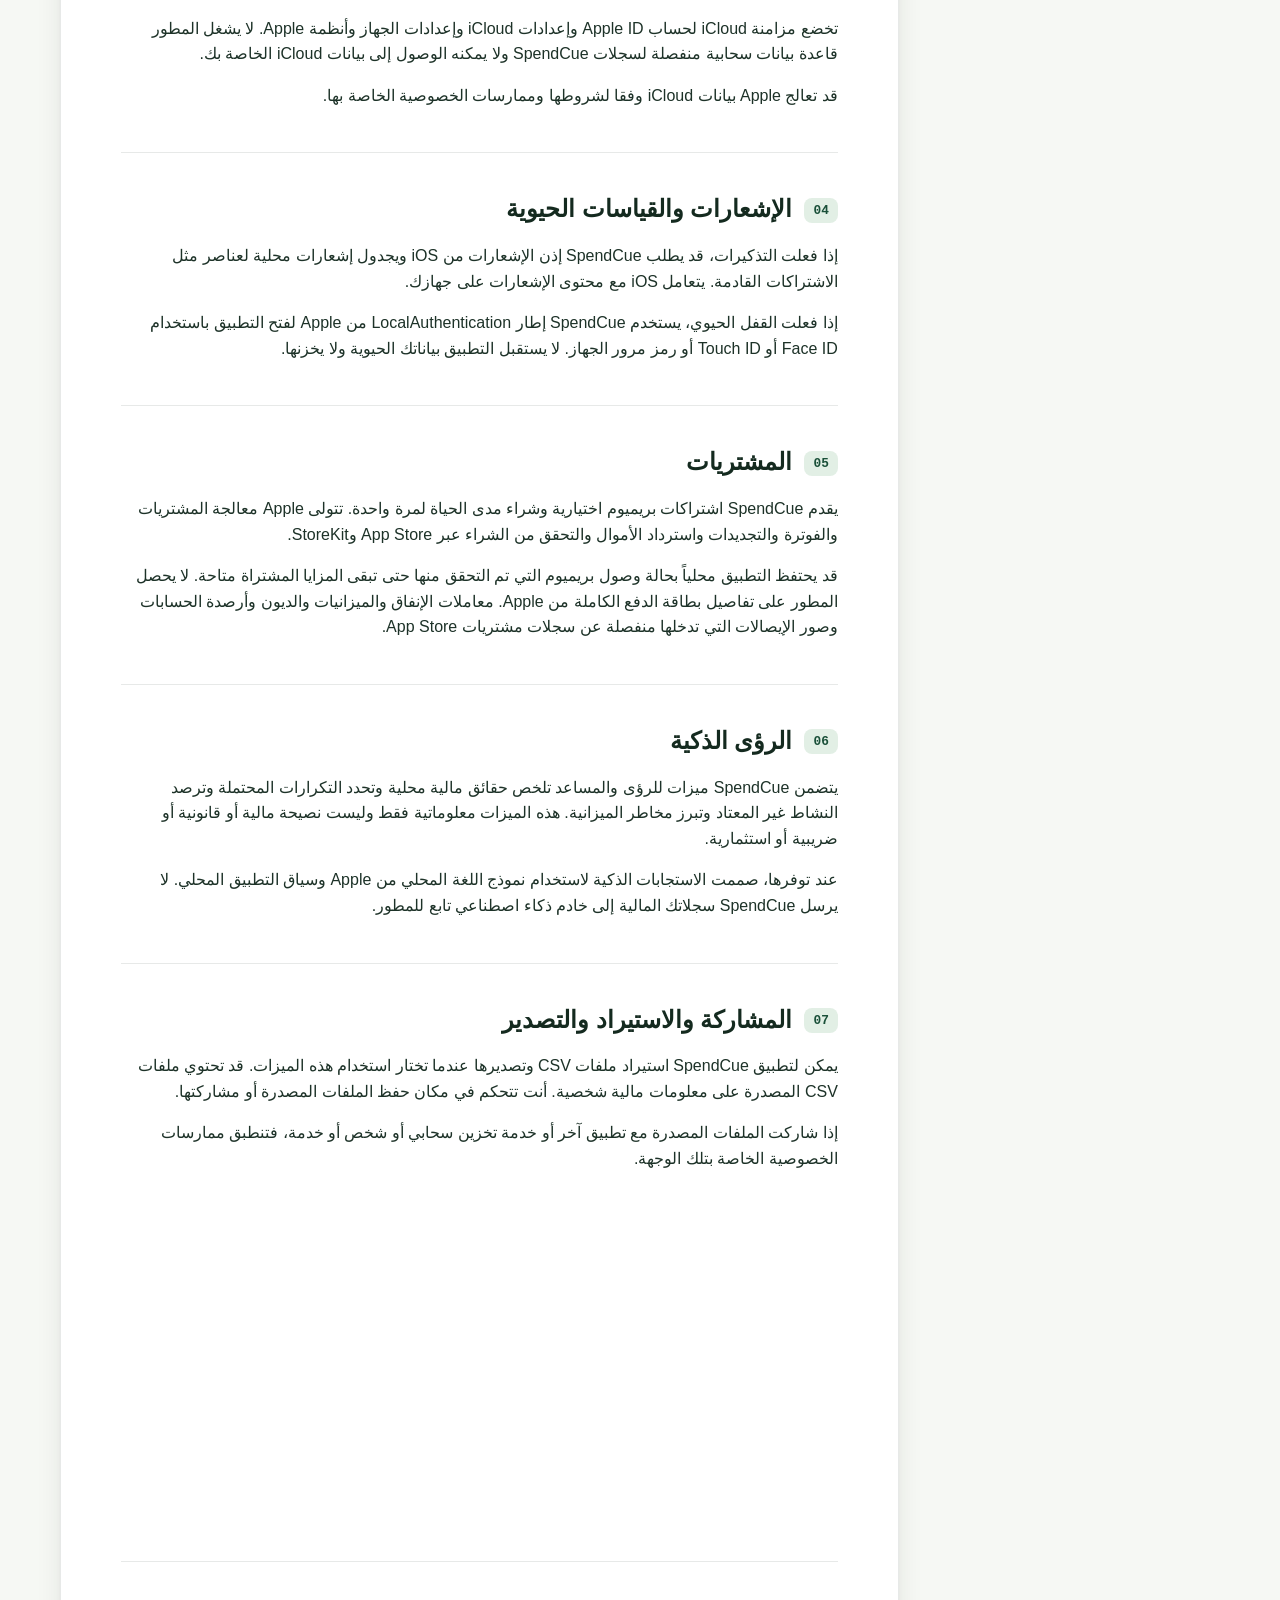
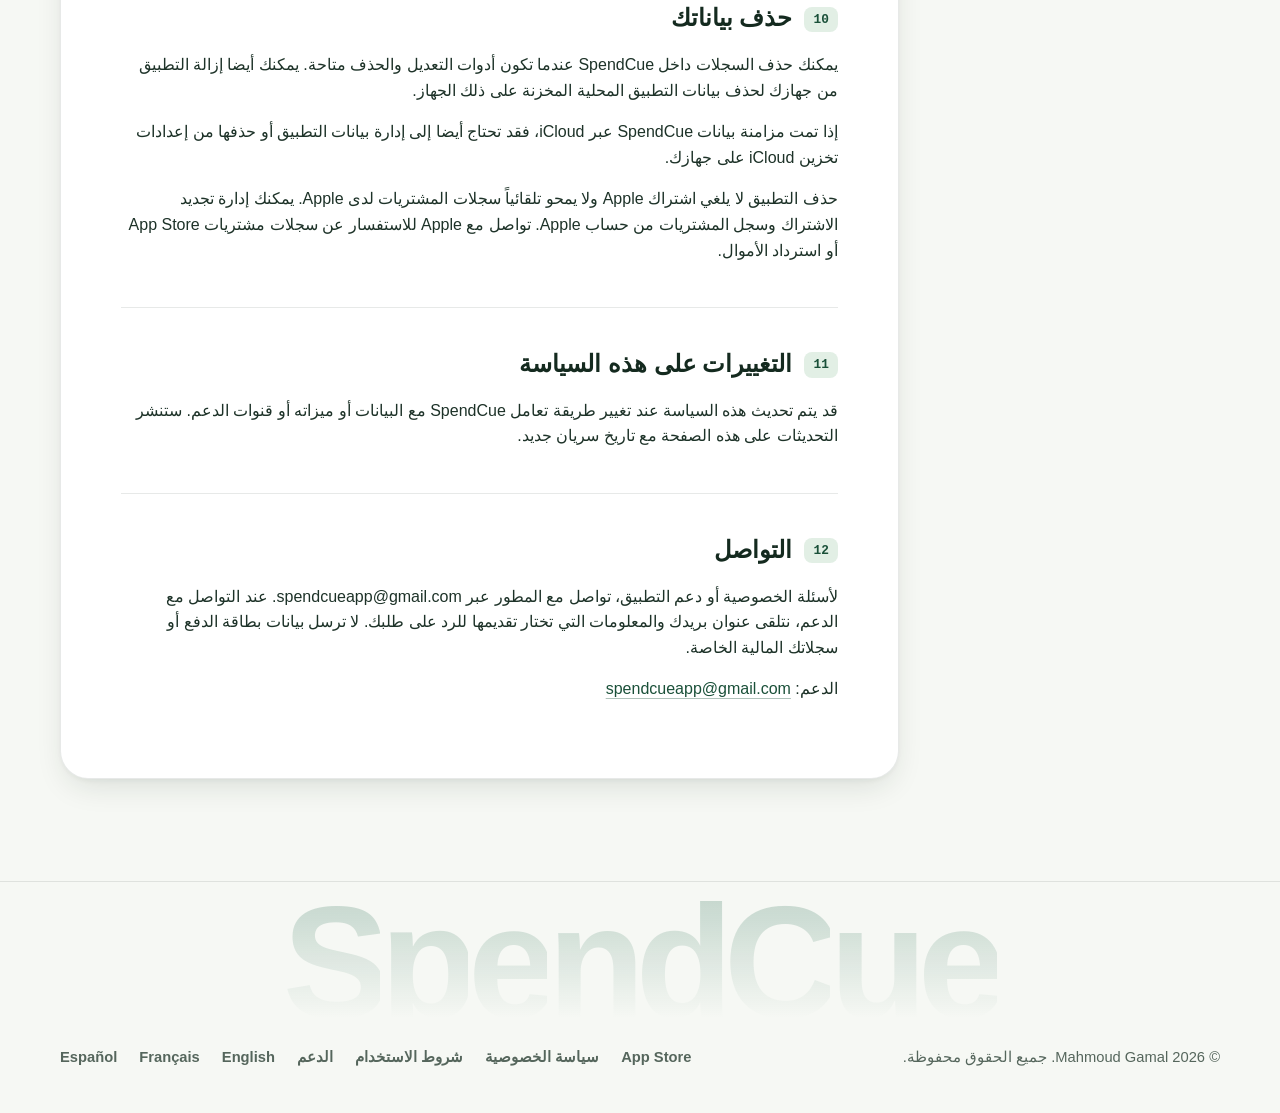
<file: docs/ar/privacy/index.html>
<!doctype html>
<html lang="ar" dir="rtl">
  <head>
    <meta charset="utf-8">
    <meta name="viewport" content="width=device-width, initial-scale=1, viewport-fit=cover">
    <title>سياسة خصوصية SpendCue</title>
    <meta name="description" content="سياسة الخصوصية لتطبيق SpendCue، متتبع مالي محلي وخاص لهواتف iPhone.">
    <meta name="apple-itunes-app" content="app-id=6767021493">
    <meta property="og:type" content="website">
    <meta property="og:title" content="سياسة خصوصية SpendCue">
    <meta property="og:description" content="سياسة الخصوصية لتطبيق SpendCue، متتبع مالي محلي وخاص لهواتف iPhone.">
    <meta property="og:url" content="https://mahmoudfotta.github.io/SpendCueApp/ar/privacy/">
    <meta name="theme-color" content="#f6f8f4" media="(prefers-color-scheme: light)">
    <meta name="theme-color" content="#0b1510" media="(prefers-color-scheme: dark)">
    <link rel="canonical" href="https://mahmoudfotta.github.io/SpendCueApp/ar/privacy/">
    <link rel="alternate" hreflang="en" href="https://mahmoudfotta.github.io/SpendCueApp/privacy/">
    <link rel="alternate" hreflang="ar" href="https://mahmoudfotta.github.io/SpendCueApp/ar/privacy/">
    <link rel="alternate" hreflang="fr" href="https://mahmoudfotta.github.io/SpendCueApp/fr/privacy/">
    <link rel="alternate" hreflang="es" href="https://mahmoudfotta.github.io/SpendCueApp/es/privacy/">
    <link rel="alternate" hreflang="x-default" href="https://mahmoudfotta.github.io/SpendCueApp/privacy/">
    <link rel="icon" type="image/png" href="../../assets/icon.png">
    <link rel="apple-touch-icon" href="../../assets/apple-touch-icon.png">
    <link rel="stylesheet" href="../../assets/styles.css?v=fd4d3d02">
    <script>document.documentElement.classList.add("js")</script>
    <script src="../../assets/site.js?v=947a2ae6" defer></script>
  </head>
  <body>
    <a class="skip-link" href="#main">تخطي إلى المحتوى</a>
    <div class="backdrop" aria-hidden="true"><span class="blob b1"></span><span class="blob b2"></span><span class="blob b3"></span></div>
    <div class="progress" aria-hidden="true"></div>

    <header class="site-header">
      <div class="wrap">
        <a class="brand" href="../../ar/" aria-label="صفحة SpendCue الرئيسية">
          <img src="../../assets/icon.png" alt="" width="36" height="36">
          <span>SpendCue</span>
        </a>
        <div class="header-actions">
          <nav class="nav" aria-label="التنقل الرئيسي">
          <a href="../../ar/privacy/" aria-current="page">الخصوصية</a>
          <a href="../../ar/terms/">الشروط</a>
          <details class="lang-menu">
            <summary aria-label="اللغة"><svg class="icon" aria-hidden="true"><use href="../../assets/icons.svg#globe"/></svg><span>ع</span></summary>
            <div class="lang-pop">
              <a href="../../privacy/" lang="en" hreflang="en" dir="ltr"><span>English</span><svg class="icon tick" aria-hidden="true"><use href="../../assets/icons.svg#check"/></svg></a><a href="../../ar/privacy/" lang="ar" hreflang="ar" dir="rtl" aria-current="true"><span>العربية</span><svg class="icon tick" aria-hidden="true"><use href="../../assets/icons.svg#check"/></svg></a><a href="../../fr/privacy/" lang="fr" hreflang="fr" dir="ltr"><span>Français</span><svg class="icon tick" aria-hidden="true"><use href="../../assets/icons.svg#check"/></svg></a><a href="../../es/privacy/" lang="es" hreflang="es" dir="ltr"><span>Español</span><svg class="icon tick" aria-hidden="true"><use href="../../assets/icons.svg#check"/></svg></a>
            </div>
          </details>
          </nav>
          <a class="nav-cta magnetic" href="https://apps.apple.com/app/id6767021493"><svg class="icon" aria-hidden="true"><use href="../../assets/icons.svg#download"/></svg><span>حمّل التطبيق</span></a>
        </div>
      </div>
    </header>

    <main id="main">
      <section class="wrap doc-hero has-art">
        <div class="hero-copy">
          <p class="eyebrow rise"><span class="pulse" aria-hidden="true"></span>سياسة الخصوصية</p>
          <h1 data-split>يحافظ SpendCue على <span class="hl">خصوصية بياناتك المالية</span> افتراضيا.</h1>
          <p class="lede rise" style="--d: 450ms">
            توضح هذه السياسة كيف يتعامل SpendCue مع المعلومات التي تدخلها في التطبيق، بما في ذلك التخزين المحلي ومزامنة iCloud والإشعارات والمشتريات وملفات CSV والرؤى الذكية.
          </p>
          <div class="meta-row rise" style="--d: 600ms">
            <span class="meta-chip"><svg class="icon" aria-hidden="true"><use href="../../assets/icons.svg#calendar"/></svg>تاريخ السريان: 27 سبتمبر 2026</span>
            <span class="meta-chip"><svg class="icon" aria-hidden="true"><use href="../../assets/icons.svg#clock"/></svg>قراءة 4 دقائق</span>
          </div>
        </div>
        <div class="art orbit" aria-hidden="true">
          <span class="ring r1"></span><span class="ring r2"></span><span class="ring r3"></span>
          <span class="wave"></span><span class="wave"></span><span class="wave"></span>
          <span class="orbiter" style="--start: 0s"><span><svg class="icon" aria-hidden="true"><use href="../../assets/icons.svg#phone"/></svg></span></span>
          <span class="orbiter" style="--start: -7.3s"><span><svg class="icon" aria-hidden="true"><use href="../../assets/icons.svg#cloud"/></svg></span></span>
          <span class="orbiter" style="--start: -14.6s"><span><svg class="icon" aria-hidden="true"><use href="../../assets/icons.svg#faceid"/></svg></span></span>
          <span class="orbiter inner" style="--start: -4s"><span><svg class="icon" aria-hidden="true"><use href="../../assets/icons.svg#sparkles"/></svg></span></span>
          <span class="orbiter inner muted" style="--start: -12s"><span><svg class="icon" aria-hidden="true"><use href="../../assets/icons.svg#eye-off"/></svg></span></span>
          <span class="core"><svg class="icon" aria-hidden="true"><use href="../../assets/icons.svg#lock"/></svg></span>
        </div>
      </section>

      <div class="wrap">
        <div class="glance" data-stagger>
          <div class="glance-item reveal"><svg class="icon" aria-hidden="true"><use href="../../assets/icons.svg#lock"/></svg><span>تبقى سجلاتك على جهازك</span></div>
          <div class="glance-item reveal"><svg class="icon" aria-hidden="true"><use href="../../assets/icons.svg#user-off"/></svg><span>لا يلزم حساب لدى المطور</span></div>
          <div class="glance-item reveal"><svg class="icon" aria-hidden="true"><use href="../../assets/icons.svg#eye-off"/></svg><span>بلا إعلانات أو أدوات تتبع</span></div>
          <div class="glance-item reveal"><svg class="icon" aria-hidden="true"><use href="../../assets/icons.svg#card"/></svg><span>تعالج Apple المشتريات</span></div>
        </div>

        <div class="doc-layout">
          <nav class="toc" aria-label="في هذه الصفحة">
            <p class="toc-title">في هذه الصفحة</p>
            <div class="toc-rail">
              <span class="toc-indicator" aria-hidden="true"></span>
              <ol>
                <li><a href="#summary">الملخص</a></li>
                <li><a href="#information">المعلومات التي يتعامل معها التطبيق</a></li>
                <li><a href="#storage">التخزين ومزامنة iCloud</a></li>
                <li><a href="#notifications">الإشعارات والقياسات الحيوية</a></li>
                <li><a href="#purchases">المشتريات</a></li>
                <li><a href="#ai">الرؤى الذكية</a></li>
                <li><a href="#sharing">المشاركة والاستيراد والتصدير</a></li>
                <li><a href="#third-parties">خدمات الطرف الثالث</a></li>
                <li><a href="#children">خصوصية الأطفال</a></li>
                <li><a href="#deletion">حذف بياناتك</a></li>
                <li><a href="#changes">التغييرات على هذه السياسة</a></li>
                <li><a href="#contact">التواصل</a></li>
              </ol>
            </div>
          </nav>

          <article class="doc">
            <section id="summary" class="reveal">
                                  <h2><span>الملخص</span><a class="anchor" href="#summary" aria-label="رابط إلى هذا القسم">#</a></h2>
                                  <p>
                                    SpendCue متتبع مالي شخصي يعمل محليا أولا من تطوير Mahmoud Gamal. صمم التطبيق بحيث لا يجمع المطور سجلاتك المالية الشخصية أو يبيعها أو يؤجرها أو يتتبعها.
                                  </p>
                                  <div class="callout">
                                    <p>
                                      تحفظ معاملاتك وميزانياتك واشتراكاتك وأهدافك وديونك وفئاتك وحساباتك وتفضيلاتك ومدخلات الرؤى على جهازك، وقد تتم مزامنتها عبر حساب iCloud الخاص بك عند توفر iCloud.
                                    </p>
                                  </div>
                                  <ul>
                                    <li>لا يلزم إنشاء حساب لدى المطور.</li>
                                    <li>لا يتضمن التطبيق إعلانات أو أدوات تتبع من طرف ثالث.</li>
                                    <li>لا يستقبل أي خادم تحليلات تابع للمطور سجلاتك المالية.</li>
                                    <li>تتم معالجة مشتريات بريميوم من Apple عبر App Store.</li>
                                  </ul>
            </section>

            <section id="information" class="reveal">
                                  <h2><span>المعلومات التي يتعامل معها التطبيق</span><a class="anchor" href="#information" aria-label="رابط إلى هذا القسم">#</a></h2>
                                  <p>
                                    يخزن SpendCue المعلومات التي تختار إدخالها أو استيرادها، مثل مبالغ المعاملات والتواريخ والعملات والفئات والحسابات والتاجر والملاحظات والوسوم وقواعد التكرار والاشتراكات والميزانيات وأهداف الادخار وحسابات الديون ومدفوعات الديون.
                                  </p>
                                  <p>
                                    يخزن التطبيق أيضا تفضيلات مثل العملة ويوم بداية الشهر والمظهر وحالة الإعداد الأولي وإعدادات الإشعارات وتفضيل القفل الحيوي وحالة استحقاق بريميوم وسجل اقتراحات الفئات المحلي.
                                  </p>
                                  <p>
                                    لا يطلب SpendCue إنشاء حساب لدى المطور ولا يتطلب بيانات تسجيل دخول لحساب بنكي.
                                  </p>
            </section>

            <section id="storage" class="reveal">
                                  <h2><span>التخزين ومزامنة iCloud</span><a class="anchor" href="#storage" aria-label="رابط إلى هذا القسم">#</a></h2>
                                  <p>
                                    يخزن SpendCue بيانات التطبيق محليا على جهازك باستخدام تقنيات تخزين Apple. عند توفر iCloud للتطبيق، قد تتم مزامنة السجلات عبر حساب iCloud الخاص بك باستخدام بنية CloudKit من Apple.
                                  </p>
                                  <p>
                                    تخضع مزامنة iCloud لحساب Apple ID وإعدادات iCloud وإعدادات الجهاز وأنظمة Apple. لا يشغل المطور قاعدة بيانات سحابية منفصلة لسجلات SpendCue ولا يمكنه الوصول إلى بيانات iCloud الخاصة بك.
                                  </p>
                                  <p>
                                    قد تعالج Apple بيانات iCloud وفقا لشروطها وممارسات الخصوصية الخاصة بها.
                                  </p>
            </section>

            <section id="notifications" class="reveal">
                                  <h2><span>الإشعارات والقياسات الحيوية</span><a class="anchor" href="#notifications" aria-label="رابط إلى هذا القسم">#</a></h2>
                                  <p>
                                    إذا فعلت التذكيرات، قد يطلب SpendCue إذن الإشعارات من iOS ويجدول إشعارات محلية لعناصر مثل الاشتراكات القادمة. يتعامل iOS مع محتوى الإشعارات على جهازك.
                                  </p>
                                  <p>
                                    إذا فعلت القفل الحيوي، يستخدم SpendCue إطار LocalAuthentication من Apple لفتح التطبيق باستخدام Face ID أو Touch ID أو رمز مرور الجهاز. لا يستقبل التطبيق بياناتك الحيوية ولا يخزنها.
                                  </p>
            </section>

            <section id="purchases" class="reveal">
                                  <h2><span>المشتريات</span><a class="anchor" href="#purchases" aria-label="رابط إلى هذا القسم">#</a></h2>
                                  <p>
                                    يقدم SpendCue اشتراكات بريميوم اختيارية وشراء مدى الحياة لمرة واحدة. تتولى Apple معالجة المشتريات والفوترة والتجديدات واسترداد الأموال والتحقق من الشراء عبر App Store وStoreKit.
                                  </p>
                                  <p>
                                    قد يحتفظ التطبيق محلياً بحالة وصول بريميوم التي تم التحقق منها حتى تبقى المزايا المشتراة متاحة. لا يحصل المطور على تفاصيل بطاقة الدفع الكاملة من Apple. معاملات الإنفاق والميزانيات والديون وأرصدة الحسابات وصور الإيصالات التي تدخلها منفصلة عن سجلات مشتريات App Store.
                                  </p>
            </section>

            <section id="ai" class="reveal">
                                  <h2><span>الرؤى الذكية</span><a class="anchor" href="#ai" aria-label="رابط إلى هذا القسم">#</a></h2>
                                  <p>
                                    يتضمن SpendCue ميزات للرؤى والمساعد تلخص حقائق مالية محلية وتحدد التكرارات المحتملة وترصد النشاط غير المعتاد وتبرز مخاطر الميزانية. هذه الميزات معلوماتية فقط وليست نصيحة مالية أو قانونية أو ضريبية أو استثمارية.
                                  </p>
                                  <p>
                                    عند توفرها، صممت الاستجابات الذكية لاستخدام نموذج اللغة المحلي من Apple وسياق التطبيق المحلي. لا يرسل SpendCue سجلاتك المالية إلى خادم ذكاء اصطناعي تابع للمطور.
                                  </p>
            </section>

            <section id="sharing" class="reveal">
                                  <h2><span>المشاركة والاستيراد والتصدير</span><a class="anchor" href="#sharing" aria-label="رابط إلى هذا القسم">#</a></h2>
                                  <p>
                                    يمكن لتطبيق SpendCue استيراد ملفات CSV وتصديرها عندما تختار استخدام هذه الميزات. قد تحتوي ملفات CSV المصدرة على معلومات مالية شخصية. أنت تتحكم في مكان حفظ الملفات المصدرة أو مشاركتها.
                                  </p>
                                  <p>
                                    إذا شاركت الملفات المصدرة مع تطبيق آخر أو خدمة تخزين سحابي أو شخص أو خدمة، فتنطبق ممارسات الخصوصية الخاصة بتلك الوجهة.
                                  </p>
            </section>

            <section id="third-parties" class="reveal">
                                  <h2><span>خدمات الطرف الثالث</span><a class="anchor" href="#third-parties" aria-label="رابط إلى هذا القسم">#</a></h2>
                                  <p>
                                    يعتمد SpendCue على خدمات Apple لمزامنة iCloud ومشتريات App Store والإشعارات والمصادقة الحيوية وميزات نظام التشغيل. لا يتضمن التطبيق أدوات إعلانات أو تتبعاً إعلانياً عبر التطبيقات.
                                  </p>
            </section>

            <section id="children" class="reveal">
                                  <h2><span>خصوصية الأطفال</span><a class="anchor" href="#children" aria-label="رابط إلى هذا القسم">#</a></h2>
                                  <p>
                                    لا يستهدف SpendCue الأطفال دون سن 13 عاما، ولا يجمع المطور عن علم معلومات شخصية من الأطفال.
                                  </p>
            </section>

            <section id="deletion" class="reveal">
                                  <h2><span>حذف بياناتك</span><a class="anchor" href="#deletion" aria-label="رابط إلى هذا القسم">#</a></h2>
                                  <p>
                                    يمكنك حذف السجلات داخل SpendCue عندما تكون أدوات التعديل والحذف متاحة. يمكنك أيضا إزالة التطبيق من جهازك لحذف بيانات التطبيق المحلية المخزنة على ذلك الجهاز.
                                  </p>
                                  <p>
                                    إذا تمت مزامنة بيانات SpendCue عبر iCloud، فقد تحتاج أيضا إلى إدارة بيانات التطبيق أو حذفها من إعدادات تخزين iCloud على جهازك.
                                  </p>
                                  <p>
                                    حذف التطبيق لا يلغي اشتراك Apple ولا يمحو تلقائياً سجلات المشتريات لدى Apple. يمكنك إدارة تجديد الاشتراك وسجل المشتريات من حساب Apple. تواصل مع Apple للاستفسار عن سجلات مشتريات App Store أو استرداد الأموال.
                                  </p>
            </section>

            <section id="changes" class="reveal">
                                  <h2><span>التغييرات على هذه السياسة</span><a class="anchor" href="#changes" aria-label="رابط إلى هذا القسم">#</a></h2>
                                  <p>
                                    قد يتم تحديث هذه السياسة عند تغيير طريقة تعامل SpendCue مع البيانات أو ميزاته أو قنوات الدعم. ستنشر التحديثات على هذه الصفحة مع تاريخ سريان جديد.
                                  </p>
            </section>

            <section id="contact" class="reveal">
                                  <h2><span>التواصل</span><a class="anchor" href="#contact" aria-label="رابط إلى هذا القسم">#</a></h2>
                                  <p>
                                    لأسئلة الخصوصية أو دعم التطبيق، تواصل مع المطور عبر spendcueapp@gmail.com. عند التواصل مع الدعم، نتلقى عنوان بريدك والمعلومات التي تختار تقديمها للرد على طلبك. لا ترسل بيانات بطاقة الدفع أو سجلاتك المالية الخاصة.
                                  </p>
                                  <p>
                                    الدعم: <a href="mailto:spendcueapp@gmail.com">spendcueapp@gmail.com</a>
                                  </p>
            </section>
          </article>
        </div>
      </div>
    </main>

    <footer class="site-footer">
      <span class="footer-mark reveal" aria-hidden="true" data-letters>SpendCue</span>
      <div class="wrap">
        <span>&copy; 2026 Mahmoud Gamal. جميع الحقوق محفوظة.</span>
        <nav class="foot-links" aria-label="روابط التذييل">
          <a href="https://apps.apple.com/app/id6767021493">App Store</a>
          <a href="../../ar/privacy/">سياسة الخصوصية</a>
          <a href="../../ar/terms/">شروط الاستخدام</a>
          <a href="mailto:spendcueapp@gmail.com">الدعم</a>
          <a href="../../privacy/" lang="en" hreflang="en" dir="ltr">English</a>
          <a href="../../fr/privacy/" lang="fr" hreflang="fr" dir="ltr">Français</a>
          <a href="../../es/privacy/" lang="es" hreflang="es" dir="ltr">Español</a>
        </nav>
      </div>
    </footer>

    <button class="to-top" type="button" aria-label="العودة إلى الأعلى"><svg class="icon" aria-hidden="true"><use href="../../assets/icons.svg#arrow-up"/></svg></button>
  </body>
</html>
</file>
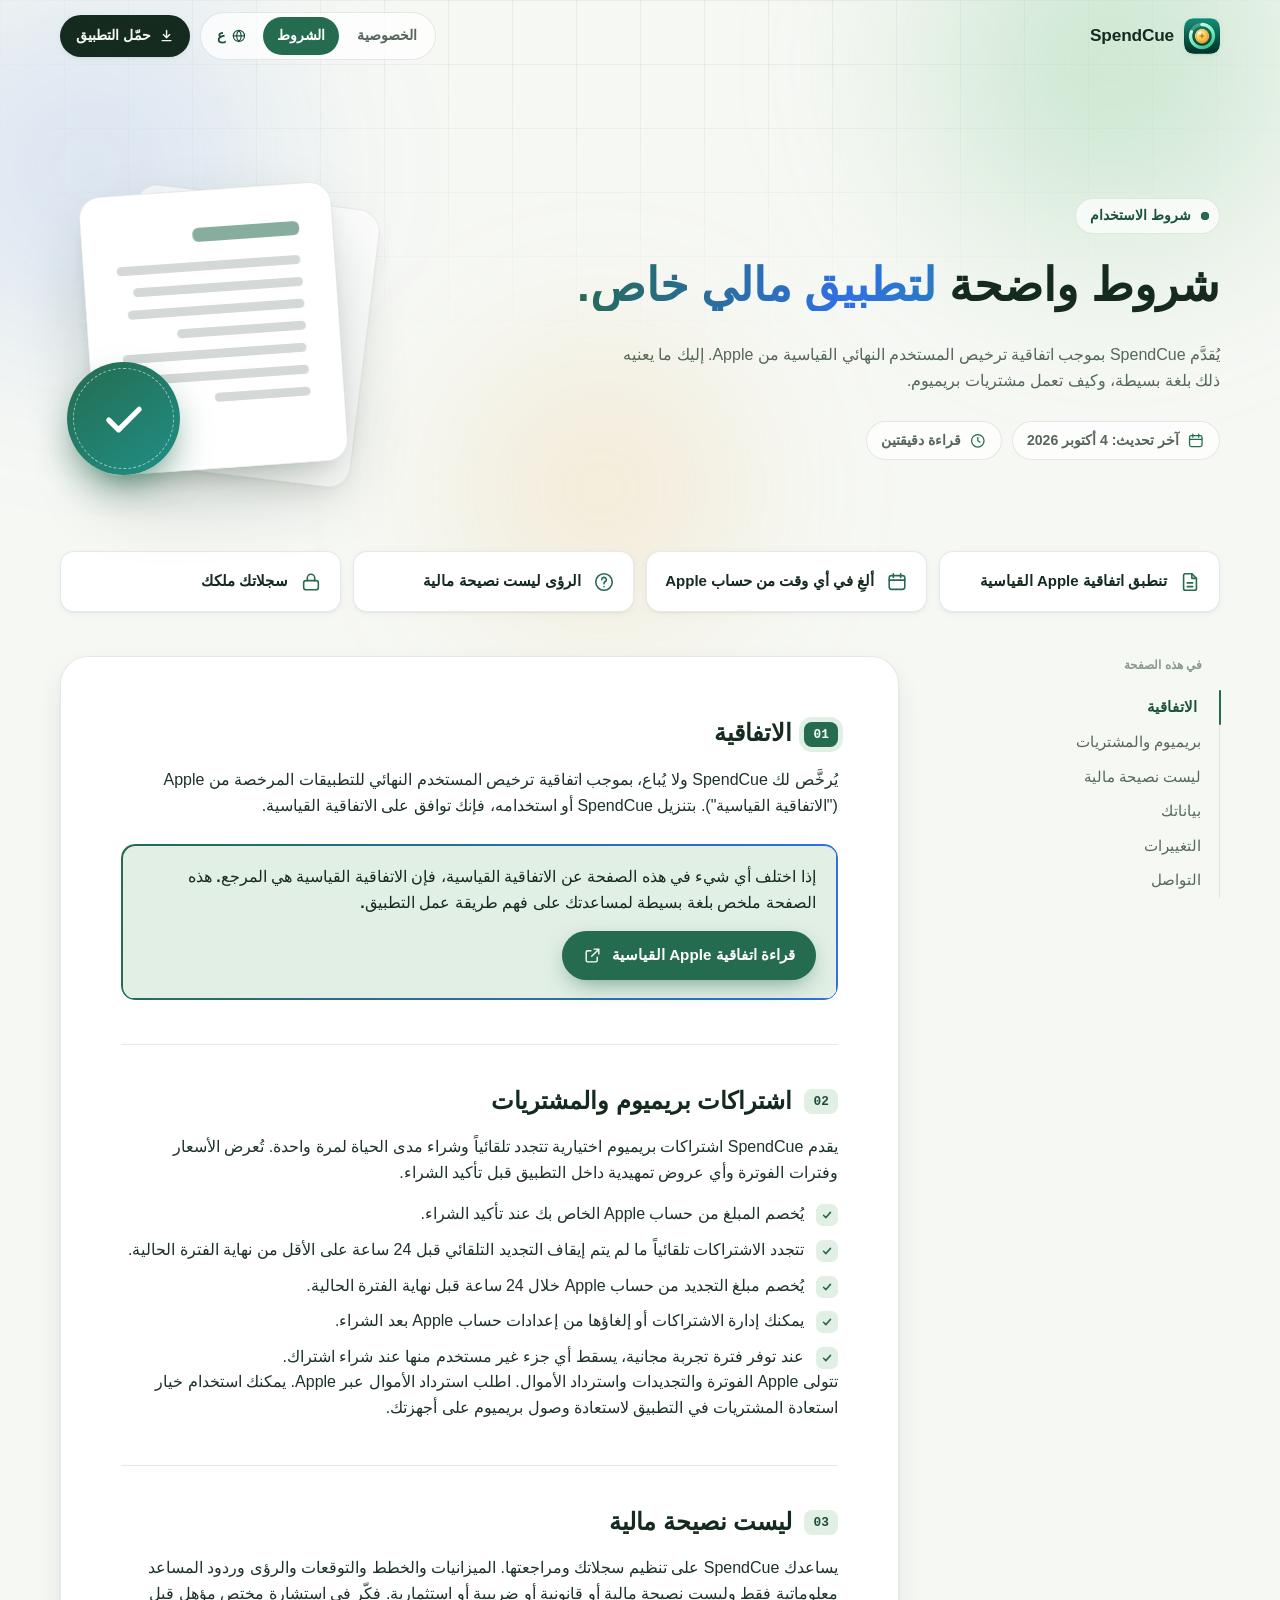
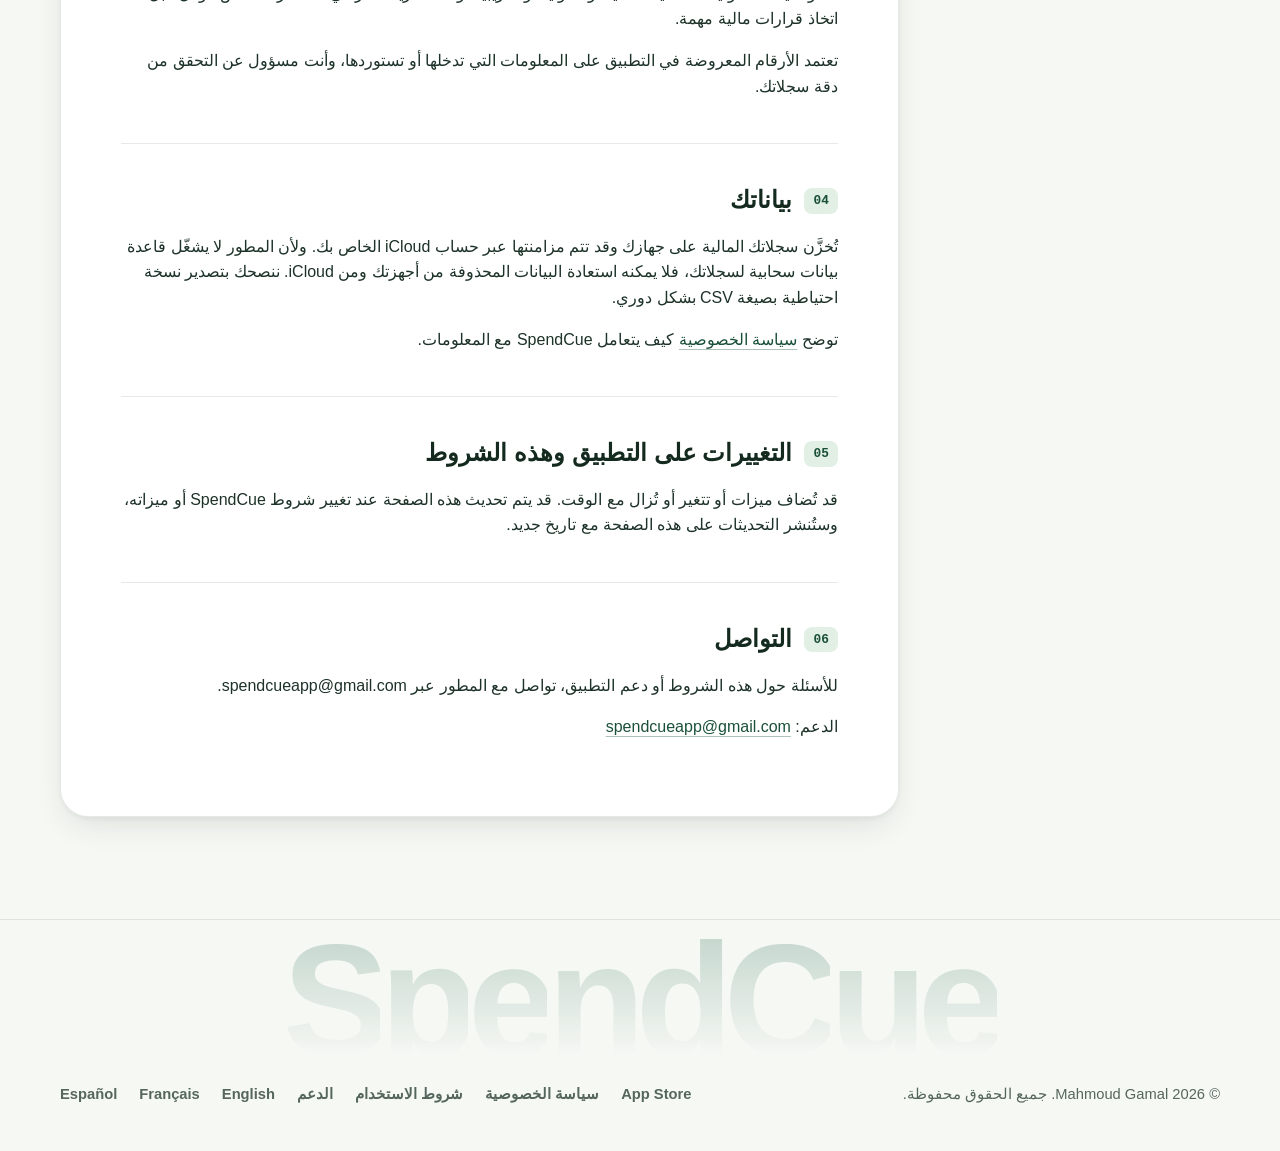
<file: docs/ar/terms/index.html>
<!doctype html>
<html lang="ar" dir="rtl">
  <head>
    <meta charset="utf-8">
    <meta name="viewport" content="width=device-width, initial-scale=1, viewport-fit=cover">
    <title>شروط استخدام SpendCue</title>
    <meta name="description" content="شروط استخدام SpendCue، بما في ذلك اتفاقية Apple القياسية وطريقة عمل اشتراكات بريميوم.">
    <meta name="apple-itunes-app" content="app-id=6767021493">
    <meta property="og:type" content="website">
    <meta property="og:title" content="شروط استخدام SpendCue">
    <meta property="og:description" content="شروط استخدام SpendCue، بما في ذلك اتفاقية Apple القياسية وطريقة عمل اشتراكات بريميوم.">
    <meta property="og:url" content="https://mahmoudfotta.github.io/SpendCueApp/ar/terms/">
    <meta name="theme-color" content="#f6f8f4" media="(prefers-color-scheme: light)">
    <meta name="theme-color" content="#0b1510" media="(prefers-color-scheme: dark)">
    <link rel="canonical" href="https://mahmoudfotta.github.io/SpendCueApp/ar/terms/">
    <link rel="alternate" hreflang="en" href="https://mahmoudfotta.github.io/SpendCueApp/terms/">
    <link rel="alternate" hreflang="ar" href="https://mahmoudfotta.github.io/SpendCueApp/ar/terms/">
    <link rel="alternate" hreflang="fr" href="https://mahmoudfotta.github.io/SpendCueApp/fr/terms/">
    <link rel="alternate" hreflang="es" href="https://mahmoudfotta.github.io/SpendCueApp/es/terms/">
    <link rel="alternate" hreflang="x-default" href="https://mahmoudfotta.github.io/SpendCueApp/terms/">
    <link rel="icon" type="image/png" href="../../assets/icon.png">
    <link rel="apple-touch-icon" href="../../assets/apple-touch-icon.png">
    <link rel="stylesheet" href="../../assets/styles.css?v=fd4d3d02">
    <script>document.documentElement.classList.add("js")</script>
    <script src="../../assets/site.js?v=947a2ae6" defer></script>
  </head>
  <body>
    <a class="skip-link" href="#main">تخطي إلى المحتوى</a>
    <div class="backdrop" aria-hidden="true"><span class="blob b1"></span><span class="blob b2"></span><span class="blob b3"></span></div>
    <div class="progress" aria-hidden="true"></div>

    <header class="site-header">
      <div class="wrap">
        <a class="brand" href="../../ar/" aria-label="صفحة SpendCue الرئيسية">
          <img src="../../assets/icon.png" alt="" width="36" height="36">
          <span>SpendCue</span>
        </a>
        <div class="header-actions">
          <nav class="nav" aria-label="التنقل الرئيسي">
          <a href="../../ar/privacy/">الخصوصية</a>
          <a href="../../ar/terms/" aria-current="page">الشروط</a>
          <details class="lang-menu">
            <summary aria-label="اللغة"><svg class="icon" aria-hidden="true"><use href="../../assets/icons.svg#globe"/></svg><span>ع</span></summary>
            <div class="lang-pop">
              <a href="../../terms/" lang="en" hreflang="en" dir="ltr"><span>English</span><svg class="icon tick" aria-hidden="true"><use href="../../assets/icons.svg#check"/></svg></a><a href="../../ar/terms/" lang="ar" hreflang="ar" dir="rtl" aria-current="true"><span>العربية</span><svg class="icon tick" aria-hidden="true"><use href="../../assets/icons.svg#check"/></svg></a><a href="../../fr/terms/" lang="fr" hreflang="fr" dir="ltr"><span>Français</span><svg class="icon tick" aria-hidden="true"><use href="../../assets/icons.svg#check"/></svg></a><a href="../../es/terms/" lang="es" hreflang="es" dir="ltr"><span>Español</span><svg class="icon tick" aria-hidden="true"><use href="../../assets/icons.svg#check"/></svg></a>
            </div>
          </details>
          </nav>
          <a class="nav-cta magnetic" href="https://apps.apple.com/app/id6767021493"><svg class="icon" aria-hidden="true"><use href="../../assets/icons.svg#download"/></svg><span>حمّل التطبيق</span></a>
        </div>
      </div>
    </header>

    <main id="main">
      <section class="wrap doc-hero has-art">
        <div class="hero-copy">
          <p class="eyebrow rise"><span class="pulse" aria-hidden="true"></span>شروط الاستخدام</p>
          <h1 data-split>شروط واضحة <span class="hl">لتطبيق مالي خاص.</span></h1>
          <p class="lede rise" style="--d: 450ms">
            يُقدَّم SpendCue بموجب اتفاقية ترخيص المستخدم النهائي القياسية من Apple. إليك ما يعنيه ذلك بلغة بسيطة، وكيف تعمل مشتريات بريميوم.
          </p>
          <div class="meta-row rise" style="--d: 600ms">
            <span class="meta-chip"><svg class="icon" aria-hidden="true"><use href="../../assets/icons.svg#calendar"/></svg>آخر تحديث: 4 أكتوبر 2026</span>
            <span class="meta-chip"><svg class="icon" aria-hidden="true"><use href="../../assets/icons.svg#clock"/></svg>قراءة دقيقتين</span>
          </div>
        </div>
        <div class="art paper-art" aria-hidden="true">
          <span class="paper back"></span>
          <span class="paper"><i class="title" style="--w: 58%; --i: 0"></i><i class="" style="--w: 100%; --i: 1"></i><i class="" style="--w: 92%; --i: 2"></i><i class="" style="--w: 96%; --i: 3"></i><i class="" style="--w: 70%; --i: 4"></i><i class="" style="--w: 100%; --i: 5"></i><i class="" style="--w: 84%; --i: 6"></i><i class="" style="--w: 52%; --i: 7"></i></span>
          <span class="seal"><svg class="icon" aria-hidden="true"><use href="../../assets/icons.svg#check"/></svg></span>
        </div>
      </section>

      <div class="wrap">
        <div class="glance" data-stagger>
          <div class="glance-item reveal"><svg class="icon" aria-hidden="true"><use href="../../assets/icons.svg#doc"/></svg><span>تنطبق اتفاقية Apple القياسية</span></div>
          <div class="glance-item reveal"><svg class="icon" aria-hidden="true"><use href="../../assets/icons.svg#calendar"/></svg><span>ألغِ في أي وقت من حساب Apple</span></div>
          <div class="glance-item reveal"><svg class="icon" aria-hidden="true"><use href="../../assets/icons.svg#help"/></svg><span>الرؤى ليست نصيحة مالية</span></div>
          <div class="glance-item reveal"><svg class="icon" aria-hidden="true"><use href="../../assets/icons.svg#lock"/></svg><span>سجلاتك ملكك</span></div>
        </div>

        <div class="doc-layout">
          <nav class="toc" aria-label="في هذه الصفحة">
            <p class="toc-title">في هذه الصفحة</p>
            <div class="toc-rail">
              <span class="toc-indicator" aria-hidden="true"></span>
              <ol>
                <li><a href="#agreement">الاتفاقية</a></li>
                <li><a href="#premium">بريميوم والمشتريات</a></li>
                <li><a href="#advice">ليست نصيحة مالية</a></li>
                <li><a href="#data">بياناتك</a></li>
                <li><a href="#changes">التغييرات</a></li>
                <li><a href="#contact">التواصل</a></li>
              </ol>
            </div>
          </nav>

          <article class="doc">
            <section id="agreement" class="reveal">
              <h2><span>الاتفاقية</span><a class="anchor" href="#agreement" aria-label="رابط إلى هذا القسم">#</a></h2>
              <p>
                يُرخَّص لك SpendCue ولا يُباع، بموجب اتفاقية ترخيص المستخدم النهائي للتطبيقات المرخصة من Apple ("الاتفاقية القياسية"). بتنزيل SpendCue أو استخدامه، فإنك توافق على الاتفاقية القياسية.
              </p>
              <div class="callout">
                <p>
                  إذا اختلف أي شيء في هذه الصفحة عن الاتفاقية القياسية، فإن الاتفاقية القياسية هي المرجع. هذه الصفحة ملخص بلغة بسيطة لمساعدتك على فهم طريقة عمل التطبيق.
                </p>
                <a class="btn" href="https://www.apple.com/legal/internet-services/itunes/dev/stdeula/">قراءة اتفاقية Apple القياسية <svg class="icon" aria-hidden="true"><use href="../../assets/icons.svg#external"/></svg></a>
              </div>
            </section>

            <section id="premium" class="reveal">
              <h2><span>اشتراكات بريميوم والمشتريات</span><a class="anchor" href="#premium" aria-label="رابط إلى هذا القسم">#</a></h2>
              <p>
                يقدم SpendCue اشتراكات بريميوم اختيارية تتجدد تلقائياً وشراء مدى الحياة لمرة واحدة. تُعرض الأسعار وفترات الفوترة وأي عروض تمهيدية داخل التطبيق قبل تأكيد الشراء.
              </p>
              <ul>
                <li>يُخصم المبلغ من حساب Apple الخاص بك عند تأكيد الشراء.</li>
                <li>تتجدد الاشتراكات تلقائياً ما لم يتم إيقاف التجديد التلقائي قبل 24 ساعة على الأقل من نهاية الفترة الحالية.</li>
                <li>يُخصم مبلغ التجديد من حساب Apple خلال 24 ساعة قبل نهاية الفترة الحالية.</li>
                <li>يمكنك إدارة الاشتراكات أو إلغاؤها من إعدادات حساب Apple بعد الشراء.</li>
                <li>عند توفر فترة تجربة مجانية، يسقط أي جزء غير مستخدم منها عند شراء اشتراك.</li>
              </ul>
              <p>
                تتولى Apple الفوترة والتجديدات واسترداد الأموال. اطلب استرداد الأموال عبر Apple. يمكنك استخدام خيار استعادة المشتريات في التطبيق لاستعادة وصول بريميوم على أجهزتك.
              </p>
            </section>

            <section id="advice" class="reveal">
              <h2><span>ليست نصيحة مالية</span><a class="anchor" href="#advice" aria-label="رابط إلى هذا القسم">#</a></h2>
              <p>
                يساعدك SpendCue على تنظيم سجلاتك ومراجعتها. الميزانيات والخطط والتوقعات والرؤى وردود المساعد معلوماتية فقط وليست نصيحة مالية أو قانونية أو ضريبية أو استثمارية. فكّر في استشارة مختص مؤهل قبل اتخاذ قرارات مالية مهمة.
              </p>
              <p>
                تعتمد الأرقام المعروضة في التطبيق على المعلومات التي تدخلها أو تستوردها، وأنت مسؤول عن التحقق من دقة سجلاتك.
              </p>
            </section>

            <section id="data" class="reveal">
              <h2><span>بياناتك</span><a class="anchor" href="#data" aria-label="رابط إلى هذا القسم">#</a></h2>
              <p>
                تُخزَّن سجلاتك المالية على جهازك وقد تتم مزامنتها عبر حساب iCloud الخاص بك. ولأن المطور لا يشغّل قاعدة بيانات سحابية لسجلاتك، فلا يمكنه استعادة البيانات المحذوفة من أجهزتك ومن iCloud. ننصحك بتصدير نسخة احتياطية بصيغة CSV بشكل دوري.
              </p>
              <p>
                توضح <a href="../privacy/">سياسة الخصوصية</a> كيف يتعامل SpendCue مع المعلومات.
              </p>
            </section>

            <section id="changes" class="reveal">
              <h2><span>التغييرات على التطبيق وهذه الشروط</span><a class="anchor" href="#changes" aria-label="رابط إلى هذا القسم">#</a></h2>
              <p>
                قد تُضاف ميزات أو تتغير أو تُزال مع الوقت. قد يتم تحديث هذه الصفحة عند تغيير شروط SpendCue أو ميزاته، وستُنشر التحديثات على هذه الصفحة مع تاريخ جديد.
              </p>
            </section>

            <section id="contact" class="reveal">
              <h2><span>التواصل</span><a class="anchor" href="#contact" aria-label="رابط إلى هذا القسم">#</a></h2>
              <p>
                للأسئلة حول هذه الشروط أو دعم التطبيق، تواصل مع المطور عبر spendcueapp@gmail.com.
              </p>
              <p>
                الدعم: <a href="mailto:spendcueapp@gmail.com">spendcueapp@gmail.com</a>
              </p>
            </section>
          </article>
        </div>
      </div>
    </main>

    <footer class="site-footer">
      <span class="footer-mark reveal" aria-hidden="true" data-letters>SpendCue</span>
      <div class="wrap">
        <span>&copy; 2026 Mahmoud Gamal. جميع الحقوق محفوظة.</span>
        <nav class="foot-links" aria-label="روابط التذييل">
          <a href="https://apps.apple.com/app/id6767021493">App Store</a>
          <a href="../../ar/privacy/">سياسة الخصوصية</a>
          <a href="../../ar/terms/">شروط الاستخدام</a>
          <a href="mailto:spendcueapp@gmail.com">الدعم</a>
          <a href="../../terms/" lang="en" hreflang="en" dir="ltr">English</a>
          <a href="../../fr/terms/" lang="fr" hreflang="fr" dir="ltr">Français</a>
          <a href="../../es/terms/" lang="es" hreflang="es" dir="ltr">Español</a>
        </nav>
      </div>
    </footer>

    <button class="to-top" type="button" aria-label="العودة إلى الأعلى"><svg class="icon" aria-hidden="true"><use href="../../assets/icons.svg#arrow-up"/></svg></button>
  </body>
</html>
</file>
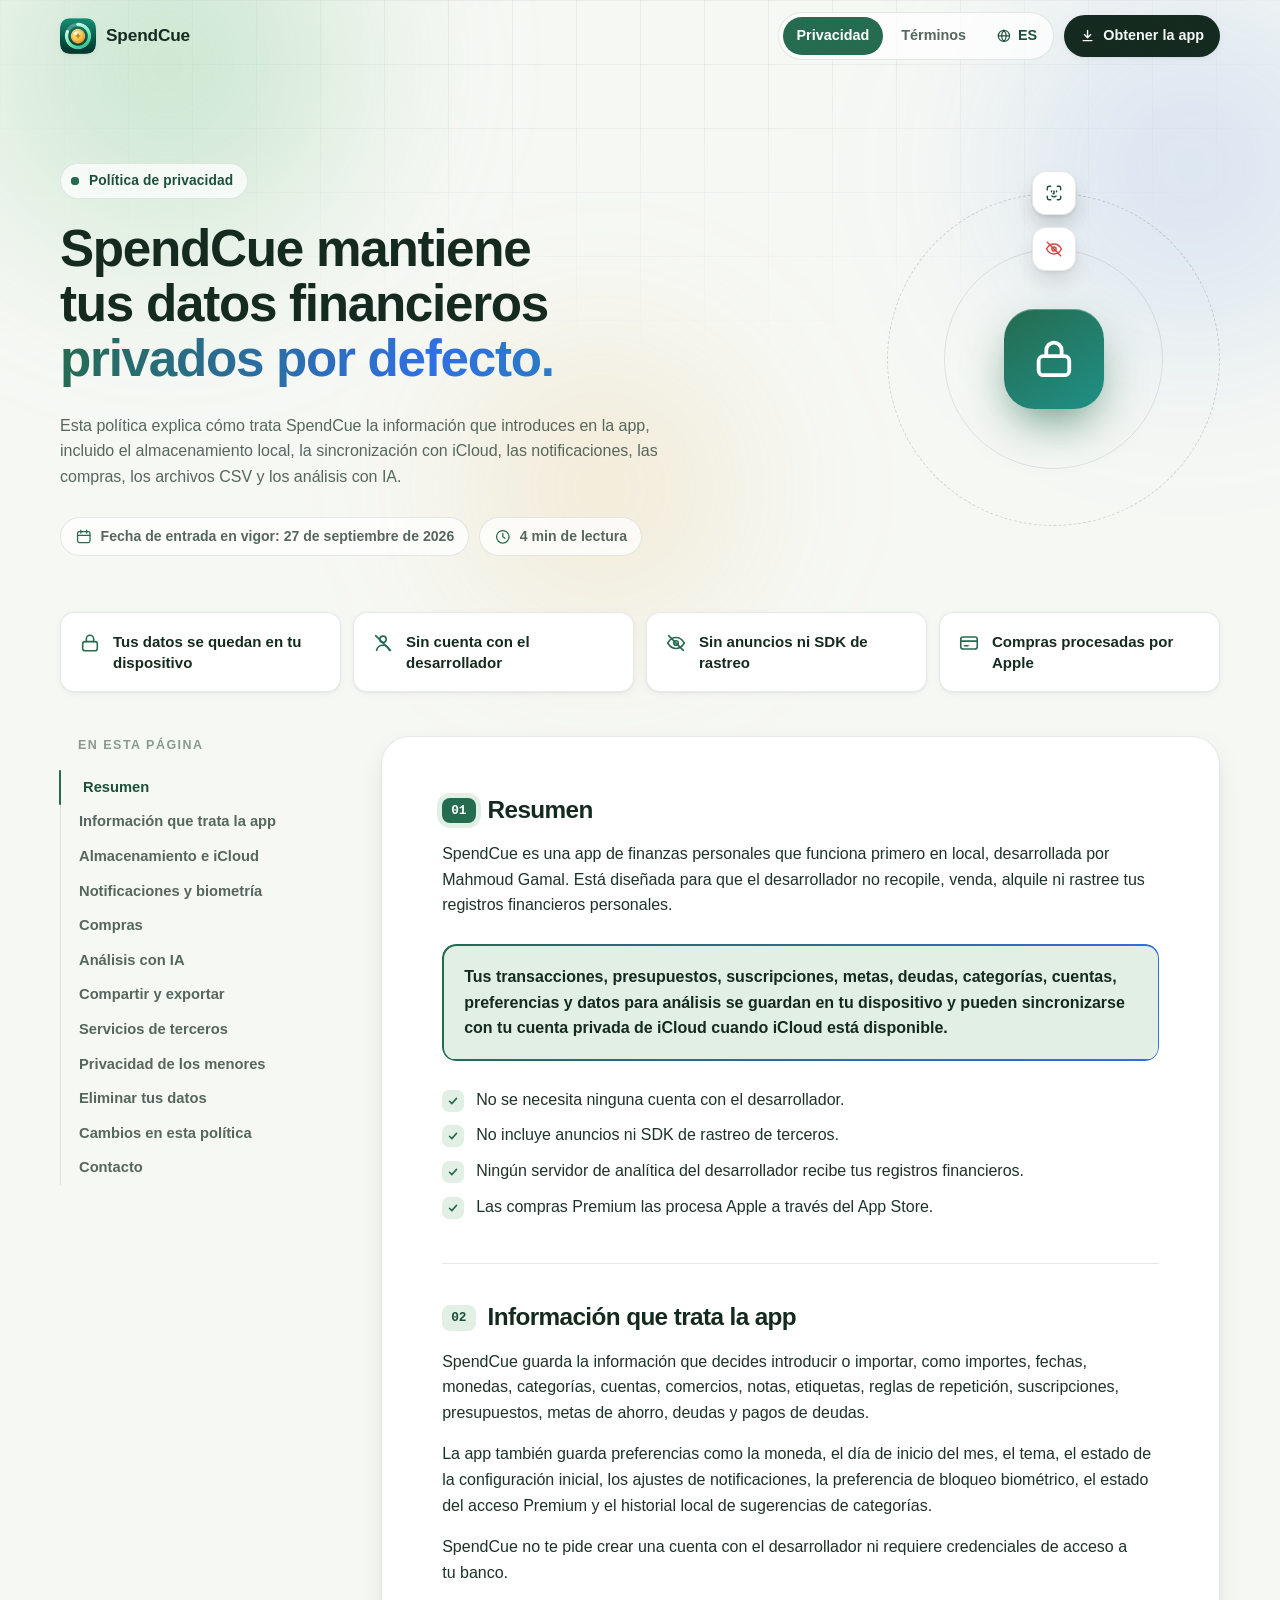
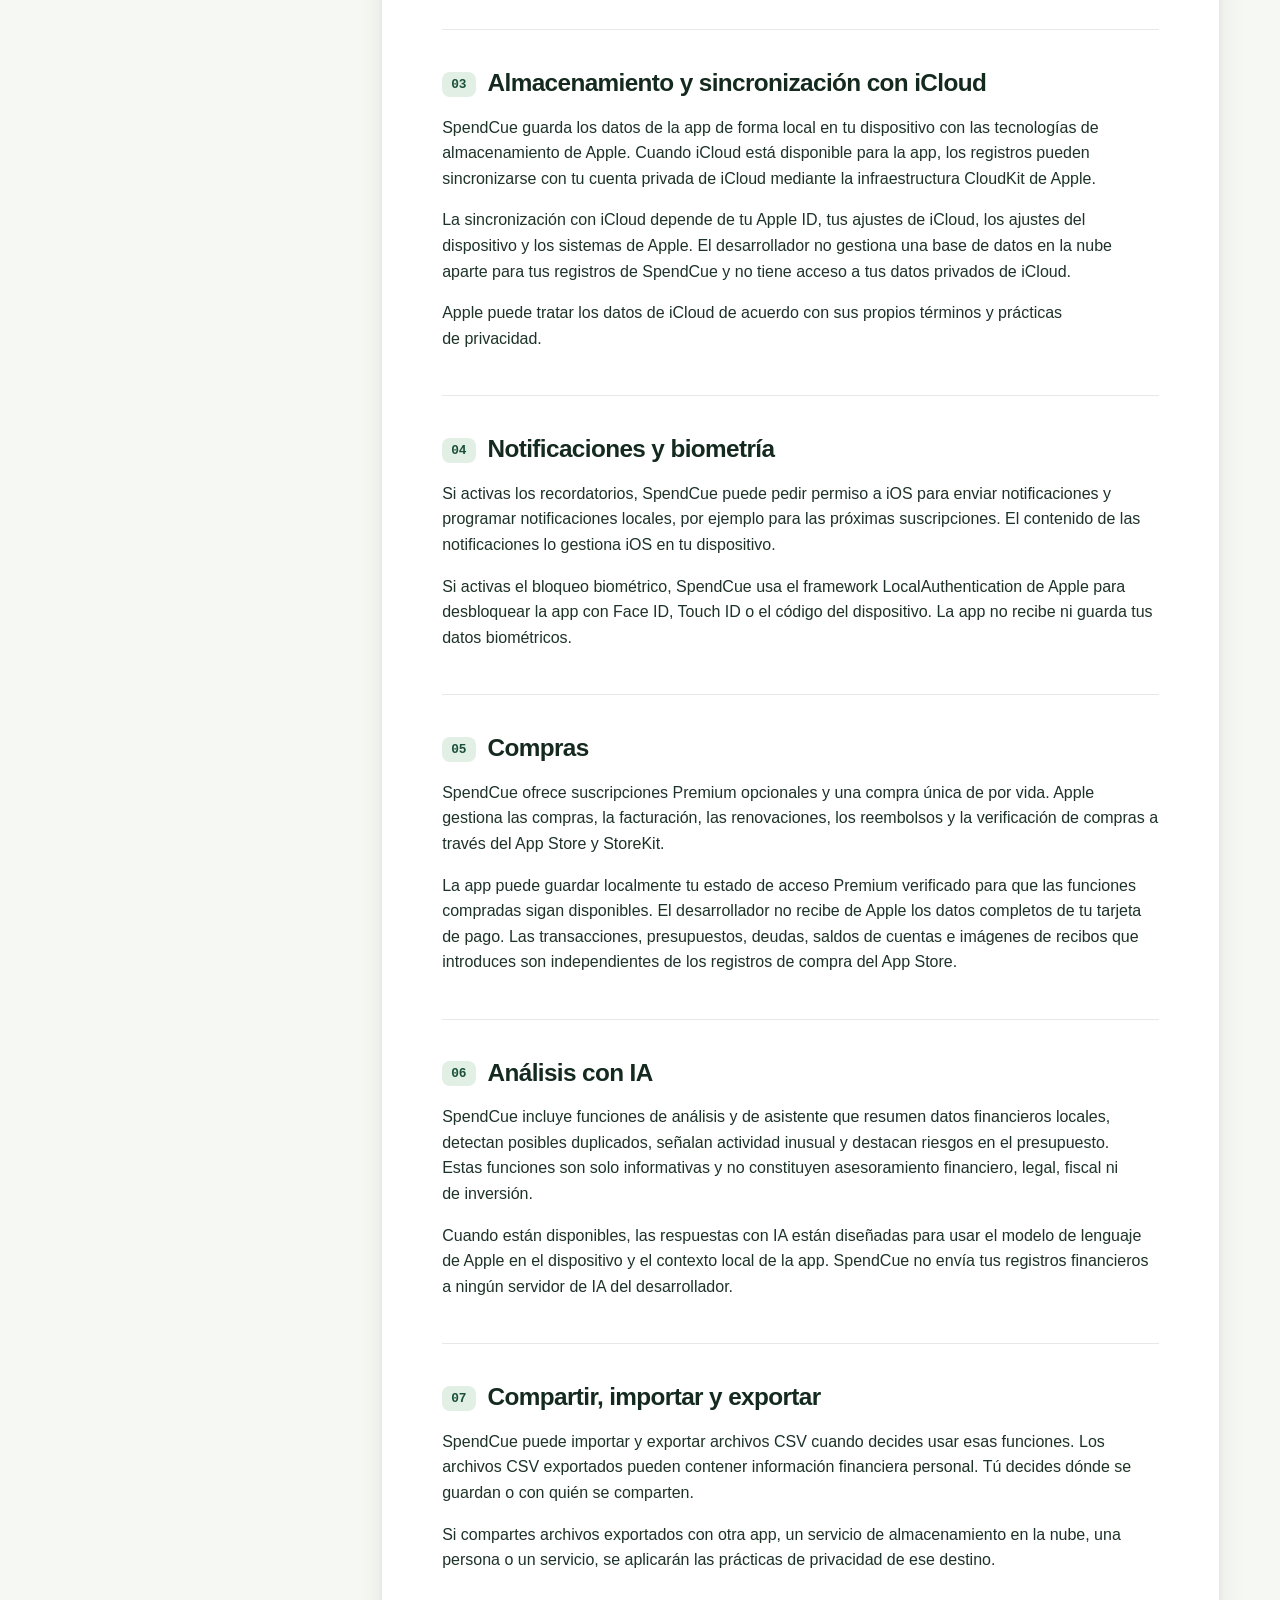
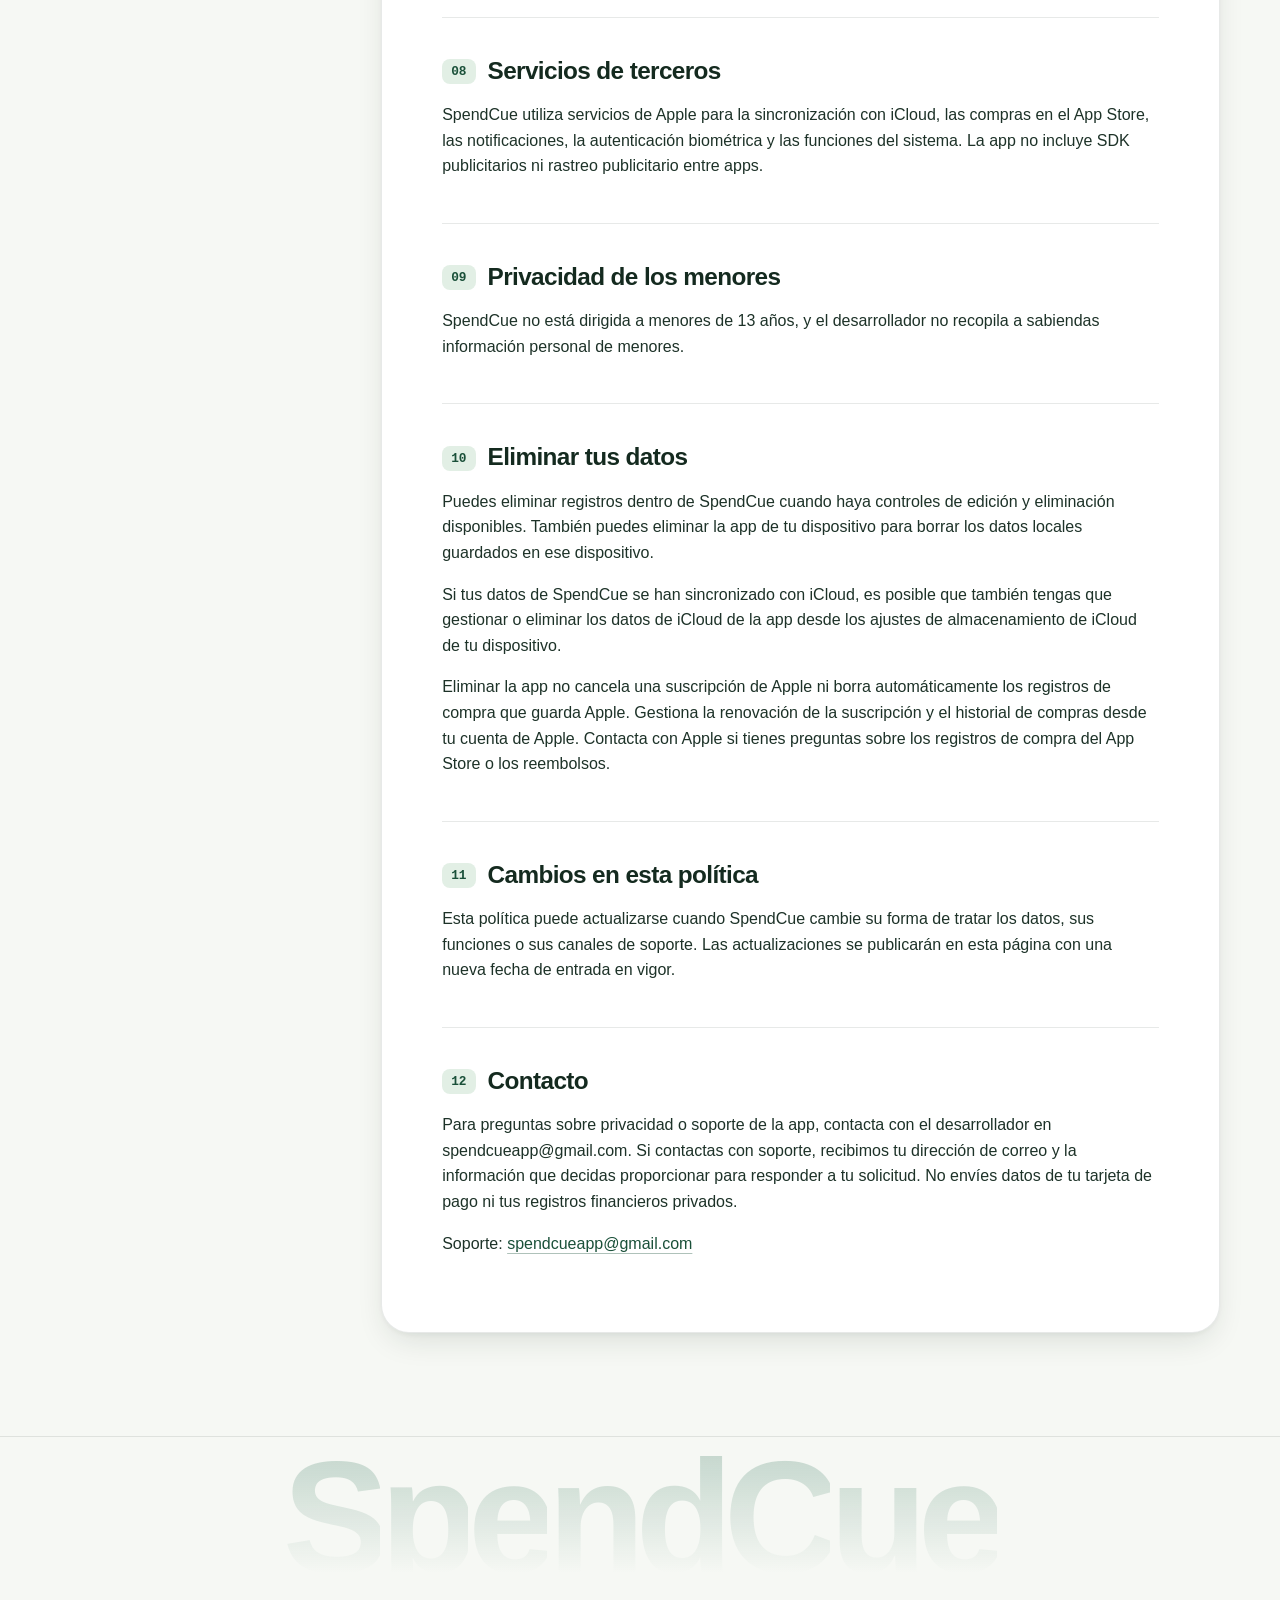
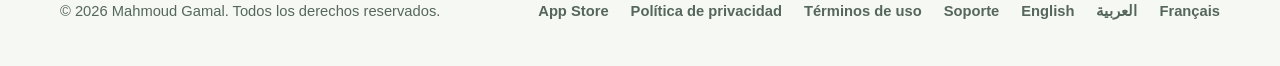
<file: docs/es/privacy/index.html>
<!doctype html>
<html lang="es">
  <head>
    <meta charset="utf-8">
    <meta name="viewport" content="width=device-width, initial-scale=1, viewport-fit=cover">
    <title>Política de privacidad de SpendCue</title>
    <meta name="description" content="Política de privacidad de SpendCue, una app de finanzas personales para iPhone que funciona primero en local.">
    <meta name="apple-itunes-app" content="app-id=6767021493">
    <meta property="og:type" content="website">
    <meta property="og:title" content="Política de privacidad de SpendCue">
    <meta property="og:description" content="Política de privacidad de SpendCue, una app de finanzas personales para iPhone que funciona primero en local.">
    <meta property="og:url" content="https://mahmoudfotta.github.io/SpendCueApp/es/privacy/">
    <meta name="theme-color" content="#f6f8f4" media="(prefers-color-scheme: light)">
    <meta name="theme-color" content="#0b1510" media="(prefers-color-scheme: dark)">
    <link rel="canonical" href="https://mahmoudfotta.github.io/SpendCueApp/es/privacy/">
    <link rel="alternate" hreflang="en" href="https://mahmoudfotta.github.io/SpendCueApp/privacy/">
    <link rel="alternate" hreflang="ar" href="https://mahmoudfotta.github.io/SpendCueApp/ar/privacy/">
    <link rel="alternate" hreflang="fr" href="https://mahmoudfotta.github.io/SpendCueApp/fr/privacy/">
    <link rel="alternate" hreflang="es" href="https://mahmoudfotta.github.io/SpendCueApp/es/privacy/">
    <link rel="alternate" hreflang="x-default" href="https://mahmoudfotta.github.io/SpendCueApp/privacy/">
    <link rel="icon" type="image/png" href="../../assets/icon.png">
    <link rel="apple-touch-icon" href="../../assets/apple-touch-icon.png">
    <link rel="stylesheet" href="../../assets/styles.css?v=fd4d3d02">
    <script>document.documentElement.classList.add("js")</script>
    <script src="../../assets/site.js?v=947a2ae6" defer></script>
  </head>
  <body>
    <a class="skip-link" href="#main">Saltar al contenido</a>
    <div class="backdrop" aria-hidden="true"><span class="blob b1"></span><span class="blob b2"></span><span class="blob b3"></span></div>
    <div class="progress" aria-hidden="true"></div>

    <header class="site-header">
      <div class="wrap">
        <a class="brand" href="../../es/" aria-label="Inicio de SpendCue">
          <img src="../../assets/icon.png" alt="" width="36" height="36">
          <span>SpendCue</span>
        </a>
        <div class="header-actions">
          <nav class="nav" aria-label="Navegación principal">
          <a href="../../es/privacy/" aria-current="page">Privacidad</a>
          <a href="../../es/terms/">Términos</a>
          <details class="lang-menu">
            <summary aria-label="Idioma"><svg class="icon" aria-hidden="true"><use href="../../assets/icons.svg#globe"/></svg><span>ES</span></summary>
            <div class="lang-pop">
              <a href="../../privacy/" lang="en" hreflang="en" dir="ltr"><span>English</span><svg class="icon tick" aria-hidden="true"><use href="../../assets/icons.svg#check"/></svg></a><a href="../../ar/privacy/" lang="ar" hreflang="ar" dir="rtl"><span>العربية</span><svg class="icon tick" aria-hidden="true"><use href="../../assets/icons.svg#check"/></svg></a><a href="../../fr/privacy/" lang="fr" hreflang="fr" dir="ltr"><span>Français</span><svg class="icon tick" aria-hidden="true"><use href="../../assets/icons.svg#check"/></svg></a><a href="../../es/privacy/" lang="es" hreflang="es" dir="ltr" aria-current="true"><span>Español</span><svg class="icon tick" aria-hidden="true"><use href="../../assets/icons.svg#check"/></svg></a>
            </div>
          </details>
          </nav>
          <a class="nav-cta magnetic" href="https://apps.apple.com/app/id6767021493"><svg class="icon" aria-hidden="true"><use href="../../assets/icons.svg#download"/></svg><span>Obtener la app</span></a>
        </div>
      </div>
    </header>

    <main id="main">
      <section class="wrap doc-hero has-art">
        <div class="hero-copy">
          <p class="eyebrow rise"><span class="pulse" aria-hidden="true"></span>Política de privacidad</p>
          <h1 data-split>SpendCue mantiene tus datos financieros <span class="hl">privados por defecto.</span></h1>
          <p class="lede rise" style="--d: 450ms">
            Esta política explica cómo trata SpendCue la información que introduces en la app, incluido el almacenamiento local, la sincronización con iCloud, las notificaciones, las compras, los archivos CSV y los análisis con IA.
          </p>
          <div class="meta-row rise" style="--d: 600ms">
            <span class="meta-chip"><svg class="icon" aria-hidden="true"><use href="../../assets/icons.svg#calendar"/></svg>Fecha de entrada en vigor: 27 de septiembre de 2026</span>
            <span class="meta-chip"><svg class="icon" aria-hidden="true"><use href="../../assets/icons.svg#clock"/></svg>4 min de lectura</span>
          </div>
        </div>
        <div class="art orbit" aria-hidden="true">
          <span class="ring r1"></span><span class="ring r2"></span><span class="ring r3"></span>
          <span class="wave"></span><span class="wave"></span><span class="wave"></span>
          <span class="orbiter" style="--start: 0s"><span><svg class="icon" aria-hidden="true"><use href="../../assets/icons.svg#phone"/></svg></span></span>
          <span class="orbiter" style="--start: -7.3s"><span><svg class="icon" aria-hidden="true"><use href="../../assets/icons.svg#cloud"/></svg></span></span>
          <span class="orbiter" style="--start: -14.6s"><span><svg class="icon" aria-hidden="true"><use href="../../assets/icons.svg#faceid"/></svg></span></span>
          <span class="orbiter inner" style="--start: -4s"><span><svg class="icon" aria-hidden="true"><use href="../../assets/icons.svg#sparkles"/></svg></span></span>
          <span class="orbiter inner muted" style="--start: -12s"><span><svg class="icon" aria-hidden="true"><use href="../../assets/icons.svg#eye-off"/></svg></span></span>
          <span class="core"><svg class="icon" aria-hidden="true"><use href="../../assets/icons.svg#lock"/></svg></span>
        </div>
      </section>

      <div class="wrap">
        <div class="glance" data-stagger>
          <div class="glance-item reveal"><svg class="icon" aria-hidden="true"><use href="../../assets/icons.svg#lock"/></svg><span>Tus datos se quedan en tu dispositivo</span></div>
          <div class="glance-item reveal"><svg class="icon" aria-hidden="true"><use href="../../assets/icons.svg#user-off"/></svg><span>Sin cuenta con el desarrollador</span></div>
          <div class="glance-item reveal"><svg class="icon" aria-hidden="true"><use href="../../assets/icons.svg#eye-off"/></svg><span>Sin anuncios ni SDK de rastreo</span></div>
          <div class="glance-item reveal"><svg class="icon" aria-hidden="true"><use href="../../assets/icons.svg#card"/></svg><span>Compras procesadas por Apple</span></div>
        </div>

        <div class="doc-layout">
          <nav class="toc" aria-label="En esta página">
            <p class="toc-title">En esta página</p>
            <div class="toc-rail">
              <span class="toc-indicator" aria-hidden="true"></span>
              <ol>
                <li><a href="#summary">Resumen</a></li>
                <li><a href="#information">Información que trata la app</a></li>
                <li><a href="#storage">Almacenamiento e iCloud</a></li>
                <li><a href="#notifications">Notificaciones y biometría</a></li>
                <li><a href="#purchases">Compras</a></li>
                <li><a href="#ai">Análisis con IA</a></li>
                <li><a href="#sharing">Compartir y exportar</a></li>
                <li><a href="#third-parties">Servicios de terceros</a></li>
                <li><a href="#children">Privacidad de los menores</a></li>
                <li><a href="#deletion">Eliminar tus datos</a></li>
                <li><a href="#changes">Cambios en esta política</a></li>
                <li><a href="#contact">Contacto</a></li>
              </ol>
            </div>
          </nav>

          <article class="doc">
            <section id="summary" class="reveal">
              <h2><span>Resumen</span><a class="anchor" href="#summary" aria-label="Enlace a esta sección">#</a></h2>
              <p>
                SpendCue es una app de finanzas personales que funciona primero en local, desarrollada por Mahmoud Gamal. Está diseñada para que el desarrollador no recopile, venda, alquile ni rastree tus registros financieros personales.
              </p>
              <div class="callout">
                <p>
                  Tus transacciones, presupuestos, suscripciones, metas, deudas, categorías, cuentas, preferencias y datos para análisis se guardan en tu dispositivo y pueden sincronizarse con tu cuenta privada de iCloud cuando iCloud está disponible.
                </p>
              </div>
              <ul>
                <li>No se necesita ninguna cuenta con el desarrollador.</li>
                <li>No incluye anuncios ni SDK de rastreo de terceros.</li>
                <li>Ningún servidor de analítica del desarrollador recibe tus registros financieros.</li>
                <li>Las compras Premium las procesa Apple a través del App Store.</li>
              </ul>
            </section>

            <section id="information" class="reveal">
              <h2><span>Información que trata la app</span><a class="anchor" href="#information" aria-label="Enlace a esta sección">#</a></h2>
              <p>
                SpendCue guarda la información que decides introducir o importar, como importes, fechas, monedas, categorías, cuentas, comercios, notas, etiquetas, reglas de repetición, suscripciones, presupuestos, metas de ahorro, deudas y pagos de deudas.
              </p>
              <p>
                La app también guarda preferencias como la moneda, el día de inicio del mes, el tema, el estado de la configuración inicial, los ajustes de notificaciones, la preferencia de bloqueo biométrico, el estado del acceso Premium y el historial local de sugerencias de categorías.
              </p>
              <p>
                SpendCue no te pide crear una cuenta con el desarrollador ni requiere credenciales de acceso a tu banco.
              </p>
            </section>

            <section id="storage" class="reveal">
              <h2><span>Almacenamiento y sincronización con iCloud</span><a class="anchor" href="#storage" aria-label="Enlace a esta sección">#</a></h2>
              <p>
                SpendCue guarda los datos de la app de forma local en tu dispositivo con las tecnologías de almacenamiento de Apple. Cuando iCloud está disponible para la app, los registros pueden sincronizarse con tu cuenta privada de iCloud mediante la infraestructura CloudKit de Apple.
              </p>
              <p>
                La sincronización con iCloud depende de tu Apple ID, tus ajustes de iCloud, los ajustes del dispositivo y los sistemas de Apple. El desarrollador no gestiona una base de datos en la nube aparte para tus registros de SpendCue y no tiene acceso a tus datos privados de iCloud.
              </p>
              <p>
                Apple puede tratar los datos de iCloud de acuerdo con sus propios términos y prácticas de privacidad.
              </p>
            </section>

            <section id="notifications" class="reveal">
              <h2><span>Notificaciones y biometría</span><a class="anchor" href="#notifications" aria-label="Enlace a esta sección">#</a></h2>
              <p>
                Si activas los recordatorios, SpendCue puede pedir permiso a iOS para enviar notificaciones y programar notificaciones locales, por ejemplo para las próximas suscripciones. El contenido de las notificaciones lo gestiona iOS en tu dispositivo.
              </p>
              <p>
                Si activas el bloqueo biométrico, SpendCue usa el framework LocalAuthentication de Apple para desbloquear la app con Face ID, Touch ID o el código del dispositivo. La app no recibe ni guarda tus datos biométricos.
              </p>
            </section>

            <section id="purchases" class="reveal">
              <h2><span>Compras</span><a class="anchor" href="#purchases" aria-label="Enlace a esta sección">#</a></h2>
              <p>
                SpendCue ofrece suscripciones Premium opcionales y una compra única de por vida. Apple gestiona las compras, la facturación, las renovaciones, los reembolsos y la verificación de compras a través del App Store y StoreKit.
              </p>
              <p>
                La app puede guardar localmente tu estado de acceso Premium verificado para que las funciones compradas sigan disponibles. El desarrollador no recibe de Apple los datos completos de tu tarjeta de pago. Las transacciones, presupuestos, deudas, saldos de cuentas e imágenes de recibos que introduces son independientes de los registros de compra del App Store.
              </p>
            </section>

            <section id="ai" class="reveal">
              <h2><span>Análisis con IA</span><a class="anchor" href="#ai" aria-label="Enlace a esta sección">#</a></h2>
              <p>
                SpendCue incluye funciones de análisis y de asistente que resumen datos financieros locales, detectan posibles duplicados, señalan actividad inusual y destacan riesgos en el presupuesto. Estas funciones son solo informativas y no constituyen asesoramiento financiero, legal, fiscal ni de inversión.
              </p>
              <p>
                Cuando están disponibles, las respuestas con IA están diseñadas para usar el modelo de lenguaje de Apple en el dispositivo y el contexto local de la app. SpendCue no envía tus registros financieros a ningún servidor de IA del desarrollador.
              </p>
            </section>

            <section id="sharing" class="reveal">
              <h2><span>Compartir, importar y exportar</span><a class="anchor" href="#sharing" aria-label="Enlace a esta sección">#</a></h2>
              <p>
                SpendCue puede importar y exportar archivos CSV cuando decides usar esas funciones. Los archivos CSV exportados pueden contener información financiera personal. Tú decides dónde se guardan o con quién se comparten.
              </p>
              <p>
                Si compartes archivos exportados con otra app, un servicio de almacenamiento en la nube, una persona o un servicio, se aplicarán las prácticas de privacidad de ese destino.
              </p>
            </section>

            <section id="third-parties" class="reveal">
              <h2><span>Servicios de terceros</span><a class="anchor" href="#third-parties" aria-label="Enlace a esta sección">#</a></h2>
              <p>
                SpendCue utiliza servicios de Apple para la sincronización con iCloud, las compras en el App Store, las notificaciones, la autenticación biométrica y las funciones del sistema. La app no incluye SDK publicitarios ni rastreo publicitario entre apps.
              </p>
            </section>

            <section id="children" class="reveal">
              <h2><span>Privacidad de los menores</span><a class="anchor" href="#children" aria-label="Enlace a esta sección">#</a></h2>
              <p>
                SpendCue no está dirigida a menores de 13 años, y el desarrollador no recopila a sabiendas información personal de menores.
              </p>
            </section>

            <section id="deletion" class="reveal">
              <h2><span>Eliminar tus datos</span><a class="anchor" href="#deletion" aria-label="Enlace a esta sección">#</a></h2>
              <p>
                Puedes eliminar registros dentro de SpendCue cuando haya controles de edición y eliminación disponibles. También puedes eliminar la app de tu dispositivo para borrar los datos locales guardados en ese dispositivo.
              </p>
              <p>
                Si tus datos de SpendCue se han sincronizado con iCloud, es posible que también tengas que gestionar o eliminar los datos de iCloud de la app desde los ajustes de almacenamiento de iCloud de tu dispositivo.
              </p>
              <p>
                Eliminar la app no cancela una suscripción de Apple ni borra automáticamente los registros de compra que guarda Apple. Gestiona la renovación de la suscripción y el historial de compras desde tu cuenta de Apple. Contacta con Apple si tienes preguntas sobre los registros de compra del App Store o los reembolsos.
              </p>
            </section>

            <section id="changes" class="reveal">
              <h2><span>Cambios en esta política</span><a class="anchor" href="#changes" aria-label="Enlace a esta sección">#</a></h2>
              <p>
                Esta política puede actualizarse cuando SpendCue cambie su forma de tratar los datos, sus funciones o sus canales de soporte. Las actualizaciones se publicarán en esta página con una nueva fecha de entrada en vigor.
              </p>
            </section>

            <section id="contact" class="reveal">
              <h2><span>Contacto</span><a class="anchor" href="#contact" aria-label="Enlace a esta sección">#</a></h2>
              <p>
                Para preguntas sobre privacidad o soporte de la app, contacta con el desarrollador en spendcueapp@gmail.com. Si contactas con soporte, recibimos tu dirección de correo y la información que decidas proporcionar para responder a tu solicitud. No envíes datos de tu tarjeta de pago ni tus registros financieros privados.
              </p>
              <p>
                Soporte: <a href="mailto:spendcueapp@gmail.com">spendcueapp@gmail.com</a>
              </p>
            </section>
          </article>
        </div>
      </div>
    </main>

    <footer class="site-footer">
      <span class="footer-mark reveal" aria-hidden="true" data-letters>SpendCue</span>
      <div class="wrap">
        <span>&copy; 2026 Mahmoud Gamal. Todos los derechos reservados.</span>
        <nav class="foot-links" aria-label="Pie de página">
          <a href="https://apps.apple.com/app/id6767021493">App Store</a>
          <a href="../../es/privacy/">Política de privacidad</a>
          <a href="../../es/terms/">Términos de uso</a>
          <a href="mailto:spendcueapp@gmail.com">Soporte</a>
          <a href="../../privacy/" lang="en" hreflang="en" dir="ltr">English</a>
          <a href="../../ar/privacy/" lang="ar" hreflang="ar" dir="rtl">العربية</a>
          <a href="../../fr/privacy/" lang="fr" hreflang="fr" dir="ltr">Français</a>
        </nav>
      </div>
    </footer>

    <button class="to-top" type="button" aria-label="Volver arriba"><svg class="icon" aria-hidden="true"><use href="../../assets/icons.svg#arrow-up"/></svg></button>
  </body>
</html>
</file>
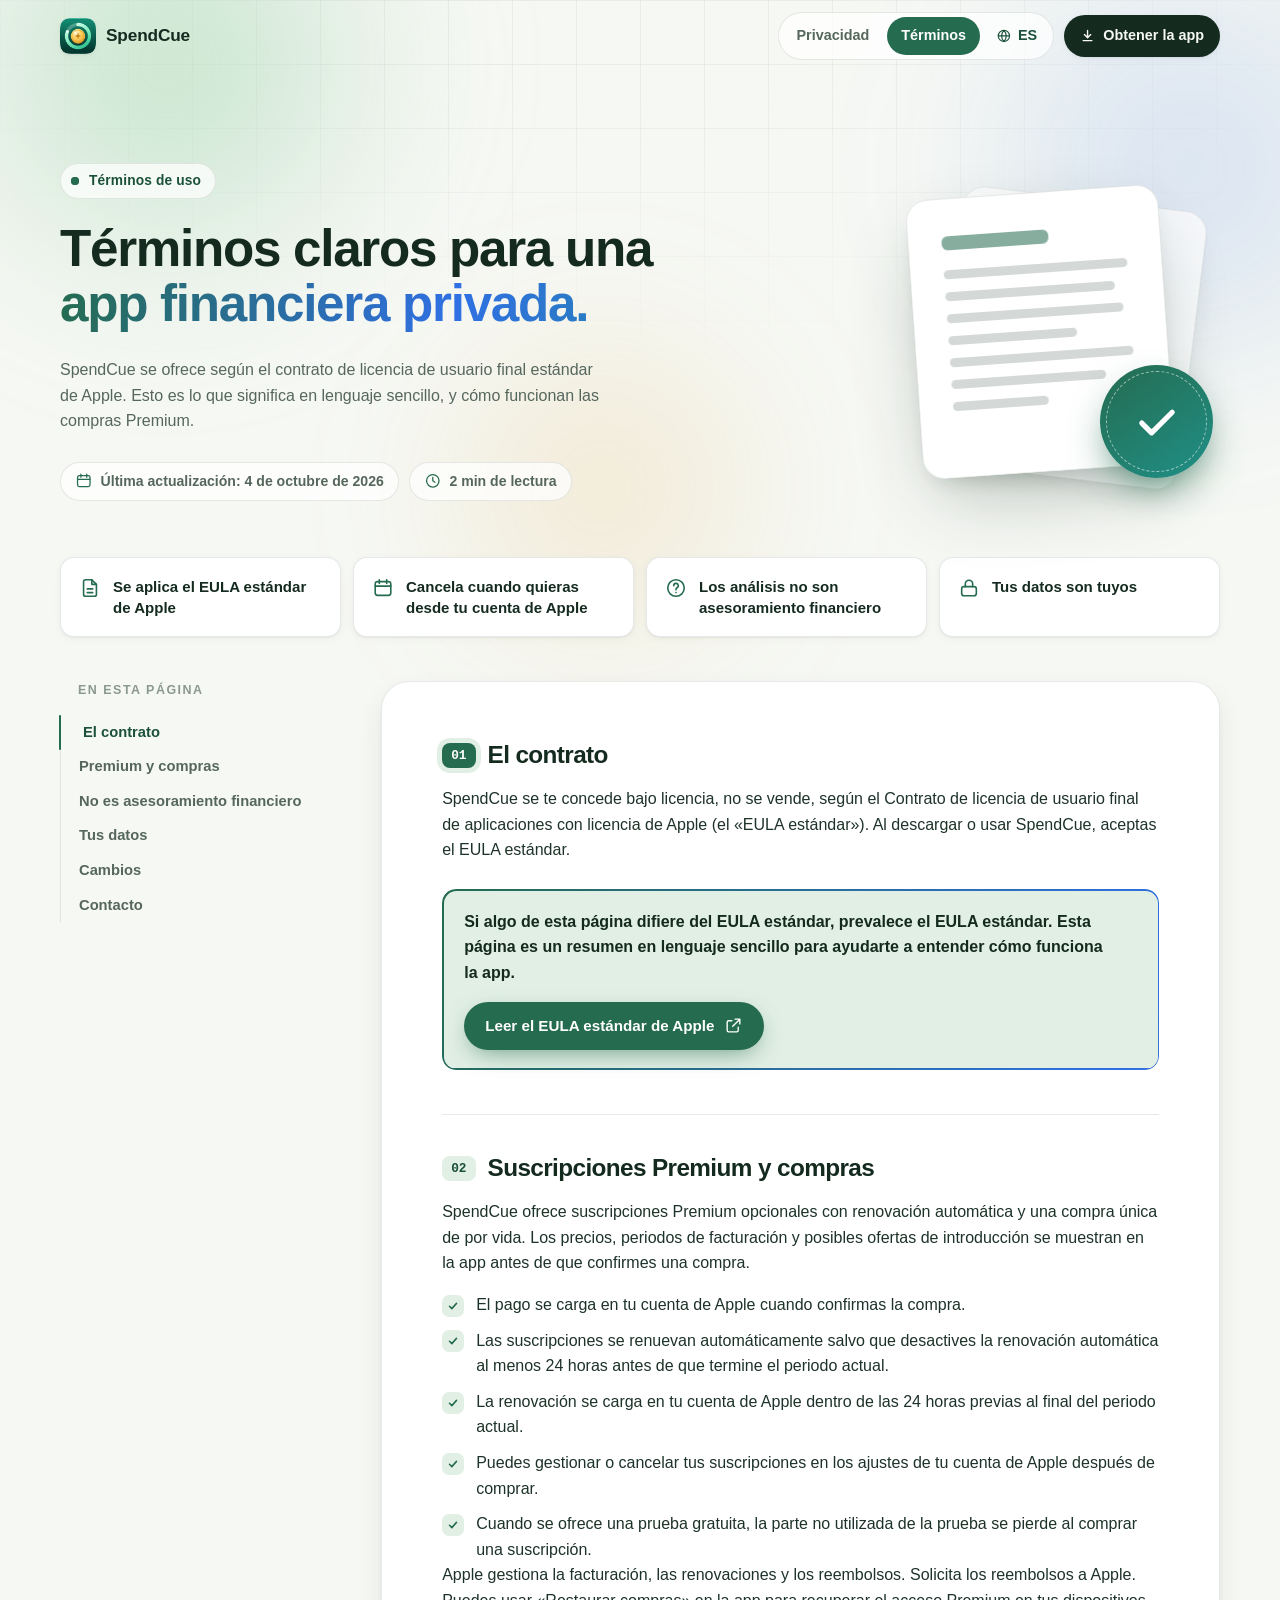
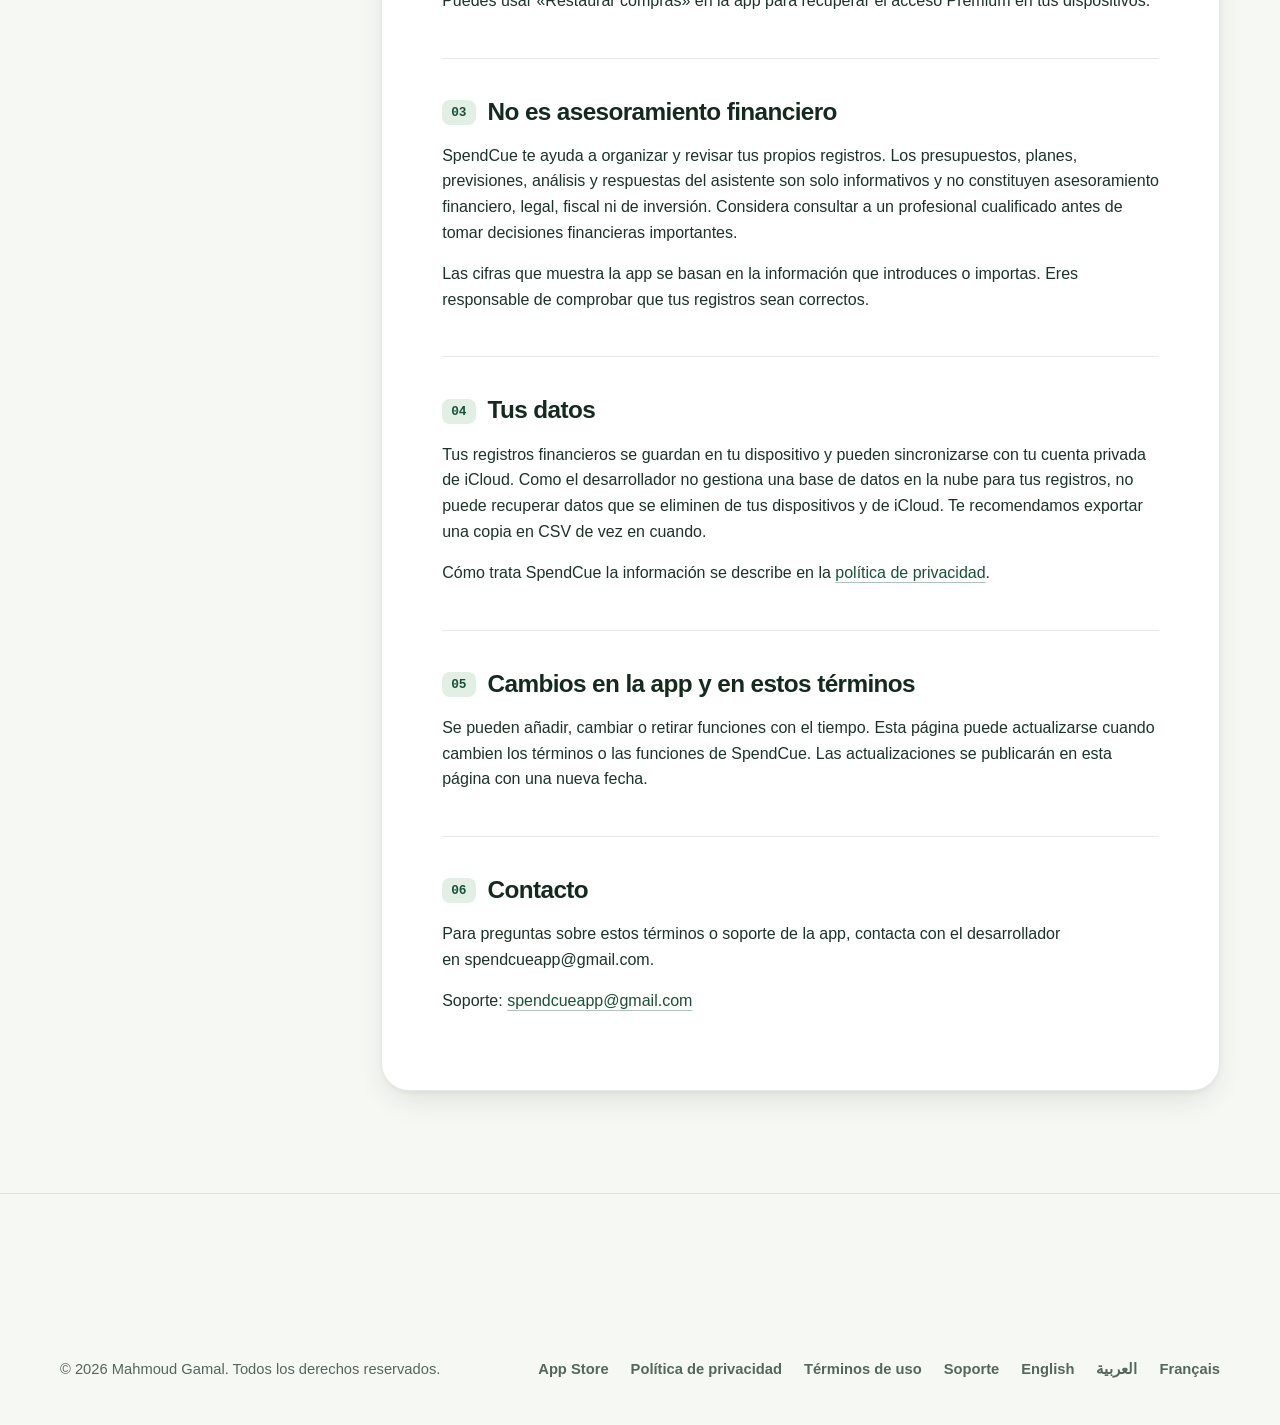
<file: docs/es/terms/index.html>
<!doctype html>
<html lang="es">
  <head>
    <meta charset="utf-8">
    <meta name="viewport" content="width=device-width, initial-scale=1, viewport-fit=cover">
    <title>Términos de uso de SpendCue</title>
    <meta name="description" content="Términos de uso de SpendCue, con el EULA estándar de Apple y cómo funcionan las suscripciones Premium.">
    <meta name="apple-itunes-app" content="app-id=6767021493">
    <meta property="og:type" content="website">
    <meta property="og:title" content="Términos de uso de SpendCue">
    <meta property="og:description" content="Términos de uso de SpendCue, con el EULA estándar de Apple y cómo funcionan las suscripciones Premium.">
    <meta property="og:url" content="https://mahmoudfotta.github.io/SpendCueApp/es/terms/">
    <meta name="theme-color" content="#f6f8f4" media="(prefers-color-scheme: light)">
    <meta name="theme-color" content="#0b1510" media="(prefers-color-scheme: dark)">
    <link rel="canonical" href="https://mahmoudfotta.github.io/SpendCueApp/es/terms/">
    <link rel="alternate" hreflang="en" href="https://mahmoudfotta.github.io/SpendCueApp/terms/">
    <link rel="alternate" hreflang="ar" href="https://mahmoudfotta.github.io/SpendCueApp/ar/terms/">
    <link rel="alternate" hreflang="fr" href="https://mahmoudfotta.github.io/SpendCueApp/fr/terms/">
    <link rel="alternate" hreflang="es" href="https://mahmoudfotta.github.io/SpendCueApp/es/terms/">
    <link rel="alternate" hreflang="x-default" href="https://mahmoudfotta.github.io/SpendCueApp/terms/">
    <link rel="icon" type="image/png" href="../../assets/icon.png">
    <link rel="apple-touch-icon" href="../../assets/apple-touch-icon.png">
    <link rel="stylesheet" href="../../assets/styles.css?v=fd4d3d02">
    <script>document.documentElement.classList.add("js")</script>
    <script src="../../assets/site.js?v=947a2ae6" defer></script>
  </head>
  <body>
    <a class="skip-link" href="#main">Saltar al contenido</a>
    <div class="backdrop" aria-hidden="true"><span class="blob b1"></span><span class="blob b2"></span><span class="blob b3"></span></div>
    <div class="progress" aria-hidden="true"></div>

    <header class="site-header">
      <div class="wrap">
        <a class="brand" href="../../es/" aria-label="Inicio de SpendCue">
          <img src="../../assets/icon.png" alt="" width="36" height="36">
          <span>SpendCue</span>
        </a>
        <div class="header-actions">
          <nav class="nav" aria-label="Navegación principal">
          <a href="../../es/privacy/">Privacidad</a>
          <a href="../../es/terms/" aria-current="page">Términos</a>
          <details class="lang-menu">
            <summary aria-label="Idioma"><svg class="icon" aria-hidden="true"><use href="../../assets/icons.svg#globe"/></svg><span>ES</span></summary>
            <div class="lang-pop">
              <a href="../../terms/" lang="en" hreflang="en" dir="ltr"><span>English</span><svg class="icon tick" aria-hidden="true"><use href="../../assets/icons.svg#check"/></svg></a><a href="../../ar/terms/" lang="ar" hreflang="ar" dir="rtl"><span>العربية</span><svg class="icon tick" aria-hidden="true"><use href="../../assets/icons.svg#check"/></svg></a><a href="../../fr/terms/" lang="fr" hreflang="fr" dir="ltr"><span>Français</span><svg class="icon tick" aria-hidden="true"><use href="../../assets/icons.svg#check"/></svg></a><a href="../../es/terms/" lang="es" hreflang="es" dir="ltr" aria-current="true"><span>Español</span><svg class="icon tick" aria-hidden="true"><use href="../../assets/icons.svg#check"/></svg></a>
            </div>
          </details>
          </nav>
          <a class="nav-cta magnetic" href="https://apps.apple.com/app/id6767021493"><svg class="icon" aria-hidden="true"><use href="../../assets/icons.svg#download"/></svg><span>Obtener la app</span></a>
        </div>
      </div>
    </header>

    <main id="main">
      <section class="wrap doc-hero has-art">
        <div class="hero-copy">
          <p class="eyebrow rise"><span class="pulse" aria-hidden="true"></span>Términos de uso</p>
          <h1 data-split>Términos claros para una <span class="hl">app financiera privada.</span></h1>
          <p class="lede rise" style="--d: 450ms">
            SpendCue se ofrece según el contrato de licencia de usuario final estándar de Apple. Esto es lo que significa en lenguaje sencillo, y cómo funcionan las compras Premium.
          </p>
          <div class="meta-row rise" style="--d: 600ms">
            <span class="meta-chip"><svg class="icon" aria-hidden="true"><use href="../../assets/icons.svg#calendar"/></svg>Última actualización: 4 de octubre de 2026</span>
            <span class="meta-chip"><svg class="icon" aria-hidden="true"><use href="../../assets/icons.svg#clock"/></svg>2 min de lectura</span>
          </div>
        </div>
        <div class="art paper-art" aria-hidden="true">
          <span class="paper back"></span>
          <span class="paper"><i class="title" style="--w: 58%; --i: 0"></i><i class="" style="--w: 100%; --i: 1"></i><i class="" style="--w: 92%; --i: 2"></i><i class="" style="--w: 96%; --i: 3"></i><i class="" style="--w: 70%; --i: 4"></i><i class="" style="--w: 100%; --i: 5"></i><i class="" style="--w: 84%; --i: 6"></i><i class="" style="--w: 52%; --i: 7"></i></span>
          <span class="seal"><svg class="icon" aria-hidden="true"><use href="../../assets/icons.svg#check"/></svg></span>
        </div>
      </section>

      <div class="wrap">
        <div class="glance" data-stagger>
          <div class="glance-item reveal"><svg class="icon" aria-hidden="true"><use href="../../assets/icons.svg#doc"/></svg><span>Se aplica el EULA estándar de Apple</span></div>
          <div class="glance-item reveal"><svg class="icon" aria-hidden="true"><use href="../../assets/icons.svg#calendar"/></svg><span>Cancela cuando quieras desde tu cuenta de Apple</span></div>
          <div class="glance-item reveal"><svg class="icon" aria-hidden="true"><use href="../../assets/icons.svg#help"/></svg><span>Los análisis no son asesoramiento financiero</span></div>
          <div class="glance-item reveal"><svg class="icon" aria-hidden="true"><use href="../../assets/icons.svg#lock"/></svg><span>Tus datos son tuyos</span></div>
        </div>

        <div class="doc-layout">
          <nav class="toc" aria-label="En esta página">
            <p class="toc-title">En esta página</p>
            <div class="toc-rail">
              <span class="toc-indicator" aria-hidden="true"></span>
              <ol>
                <li><a href="#agreement">El contrato</a></li>
                <li><a href="#premium">Premium y compras</a></li>
                <li><a href="#advice">No es asesoramiento financiero</a></li>
                <li><a href="#data">Tus datos</a></li>
                <li><a href="#changes">Cambios</a></li>
                <li><a href="#contact">Contacto</a></li>
              </ol>
            </div>
          </nav>

          <article class="doc">
            <section id="agreement" class="reveal">
              <h2><span>El contrato</span><a class="anchor" href="#agreement" aria-label="Enlace a esta sección">#</a></h2>
              <p>
                SpendCue se te concede bajo licencia, no se vende, según el Contrato de licencia de usuario final de aplicaciones con licencia de Apple (el «EULA estándar»). Al descargar o usar SpendCue, aceptas el EULA estándar.
              </p>
              <div class="callout">
                <p>
                  Si algo de esta página difiere del EULA estándar, prevalece el EULA estándar. Esta página es un resumen en lenguaje sencillo para ayudarte a entender cómo funciona la app.
                </p>
                <a class="btn" href="https://www.apple.com/legal/internet-services/itunes/dev/stdeula/">Leer el EULA estándar de Apple <svg class="icon" aria-hidden="true"><use href="../../assets/icons.svg#external"/></svg></a>
              </div>
            </section>

            <section id="premium" class="reveal">
              <h2><span>Suscripciones Premium y compras</span><a class="anchor" href="#premium" aria-label="Enlace a esta sección">#</a></h2>
              <p>
                SpendCue ofrece suscripciones Premium opcionales con renovación automática y una compra única de por vida. Los precios, periodos de facturación y posibles ofertas de introducción se muestran en la app antes de que confirmes una compra.
              </p>
              <ul>
                <li>El pago se carga en tu cuenta de Apple cuando confirmas la compra.</li>
                <li>Las suscripciones se renuevan automáticamente salvo que desactives la renovación automática al menos 24 horas antes de que termine el periodo actual.</li>
                <li>La renovación se carga en tu cuenta de Apple dentro de las 24 horas previas al final del periodo actual.</li>
                <li>Puedes gestionar o cancelar tus suscripciones en los ajustes de tu cuenta de Apple después de comprar.</li>
                <li>Cuando se ofrece una prueba gratuita, la parte no utilizada de la prueba se pierde al comprar una suscripción.</li>
              </ul>
              <p>
                Apple gestiona la facturación, las renovaciones y los reembolsos. Solicita los reembolsos a Apple. Puedes usar «Restaurar compras» en la app para recuperar el acceso Premium en tus dispositivos.
              </p>
            </section>

            <section id="advice" class="reveal">
              <h2><span>No es asesoramiento financiero</span><a class="anchor" href="#advice" aria-label="Enlace a esta sección">#</a></h2>
              <p>
                SpendCue te ayuda a organizar y revisar tus propios registros. Los presupuestos, planes, previsiones, análisis y respuestas del asistente son solo informativos y no constituyen asesoramiento financiero, legal, fiscal ni de inversión. Considera consultar a un profesional cualificado antes de tomar decisiones financieras importantes.
              </p>
              <p>
                Las cifras que muestra la app se basan en la información que introduces o importas. Eres responsable de comprobar que tus registros sean correctos.
              </p>
            </section>

            <section id="data" class="reveal">
              <h2><span>Tus datos</span><a class="anchor" href="#data" aria-label="Enlace a esta sección">#</a></h2>
              <p>
                Tus registros financieros se guardan en tu dispositivo y pueden sincronizarse con tu cuenta privada de iCloud. Como el desarrollador no gestiona una base de datos en la nube para tus registros, no puede recuperar datos que se eliminen de tus dispositivos y de iCloud. Te recomendamos exportar una copia en CSV de vez en cuando.
              </p>
              <p>
                Cómo trata SpendCue la información se describe en la <a href="../privacy/">política de privacidad</a>.
              </p>
            </section>

            <section id="changes" class="reveal">
              <h2><span>Cambios en la app y en estos términos</span><a class="anchor" href="#changes" aria-label="Enlace a esta sección">#</a></h2>
              <p>
                Se pueden añadir, cambiar o retirar funciones con el tiempo. Esta página puede actualizarse cuando cambien los términos o las funciones de SpendCue. Las actualizaciones se publicarán en esta página con una nueva fecha.
              </p>
            </section>

            <section id="contact" class="reveal">
              <h2><span>Contacto</span><a class="anchor" href="#contact" aria-label="Enlace a esta sección">#</a></h2>
              <p>
                Para preguntas sobre estos términos o soporte de la app, contacta con el desarrollador en spendcueapp@gmail.com.
              </p>
              <p>
                Soporte: <a href="mailto:spendcueapp@gmail.com">spendcueapp@gmail.com</a>
              </p>
            </section>
          </article>
        </div>
      </div>
    </main>

    <footer class="site-footer">
      <span class="footer-mark reveal" aria-hidden="true" data-letters>SpendCue</span>
      <div class="wrap">
        <span>&copy; 2026 Mahmoud Gamal. Todos los derechos reservados.</span>
        <nav class="foot-links" aria-label="Pie de página">
          <a href="https://apps.apple.com/app/id6767021493">App Store</a>
          <a href="../../es/privacy/">Política de privacidad</a>
          <a href="../../es/terms/">Términos de uso</a>
          <a href="mailto:spendcueapp@gmail.com">Soporte</a>
          <a href="../../terms/" lang="en" hreflang="en" dir="ltr">English</a>
          <a href="../../ar/terms/" lang="ar" hreflang="ar" dir="rtl">العربية</a>
          <a href="../../fr/terms/" lang="fr" hreflang="fr" dir="ltr">Français</a>
        </nav>
      </div>
    </footer>

    <button class="to-top" type="button" aria-label="Volver arriba"><svg class="icon" aria-hidden="true"><use href="../../assets/icons.svg#arrow-up"/></svg></button>
  </body>
</html>
</file>
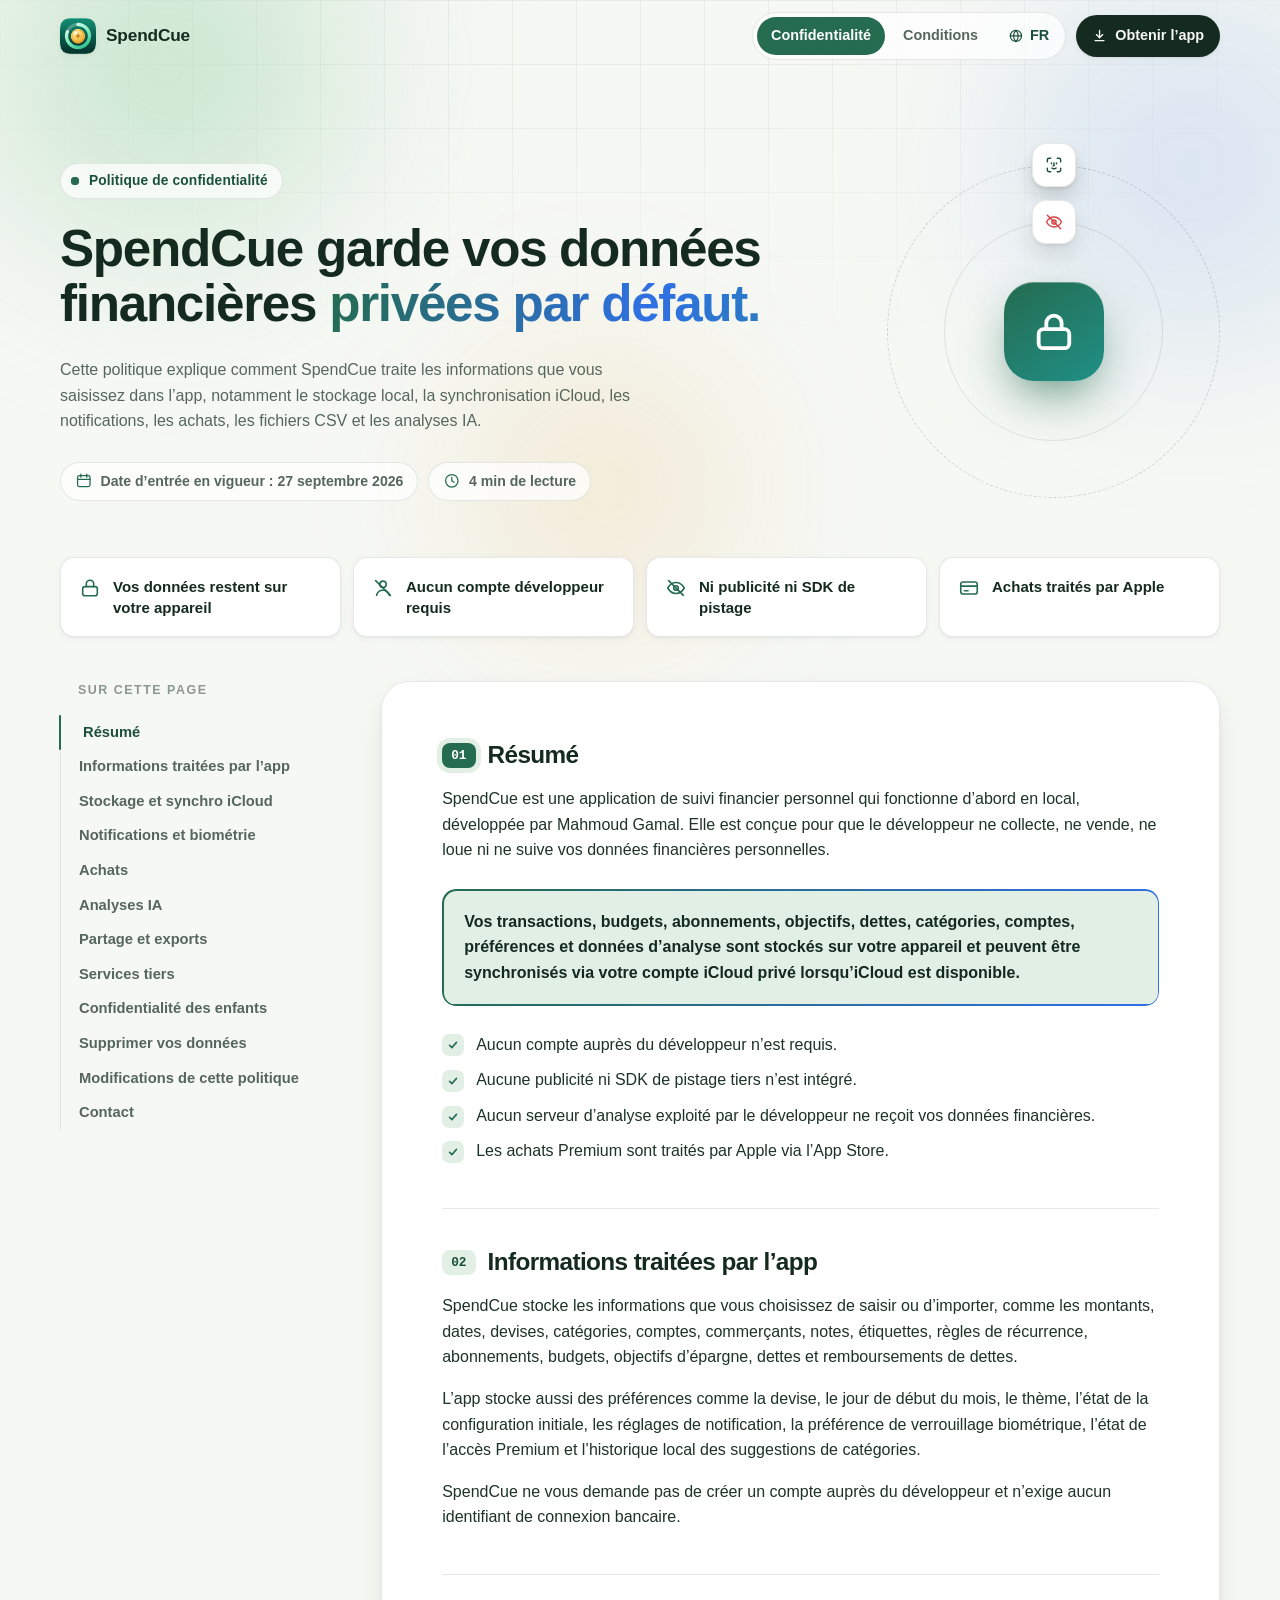
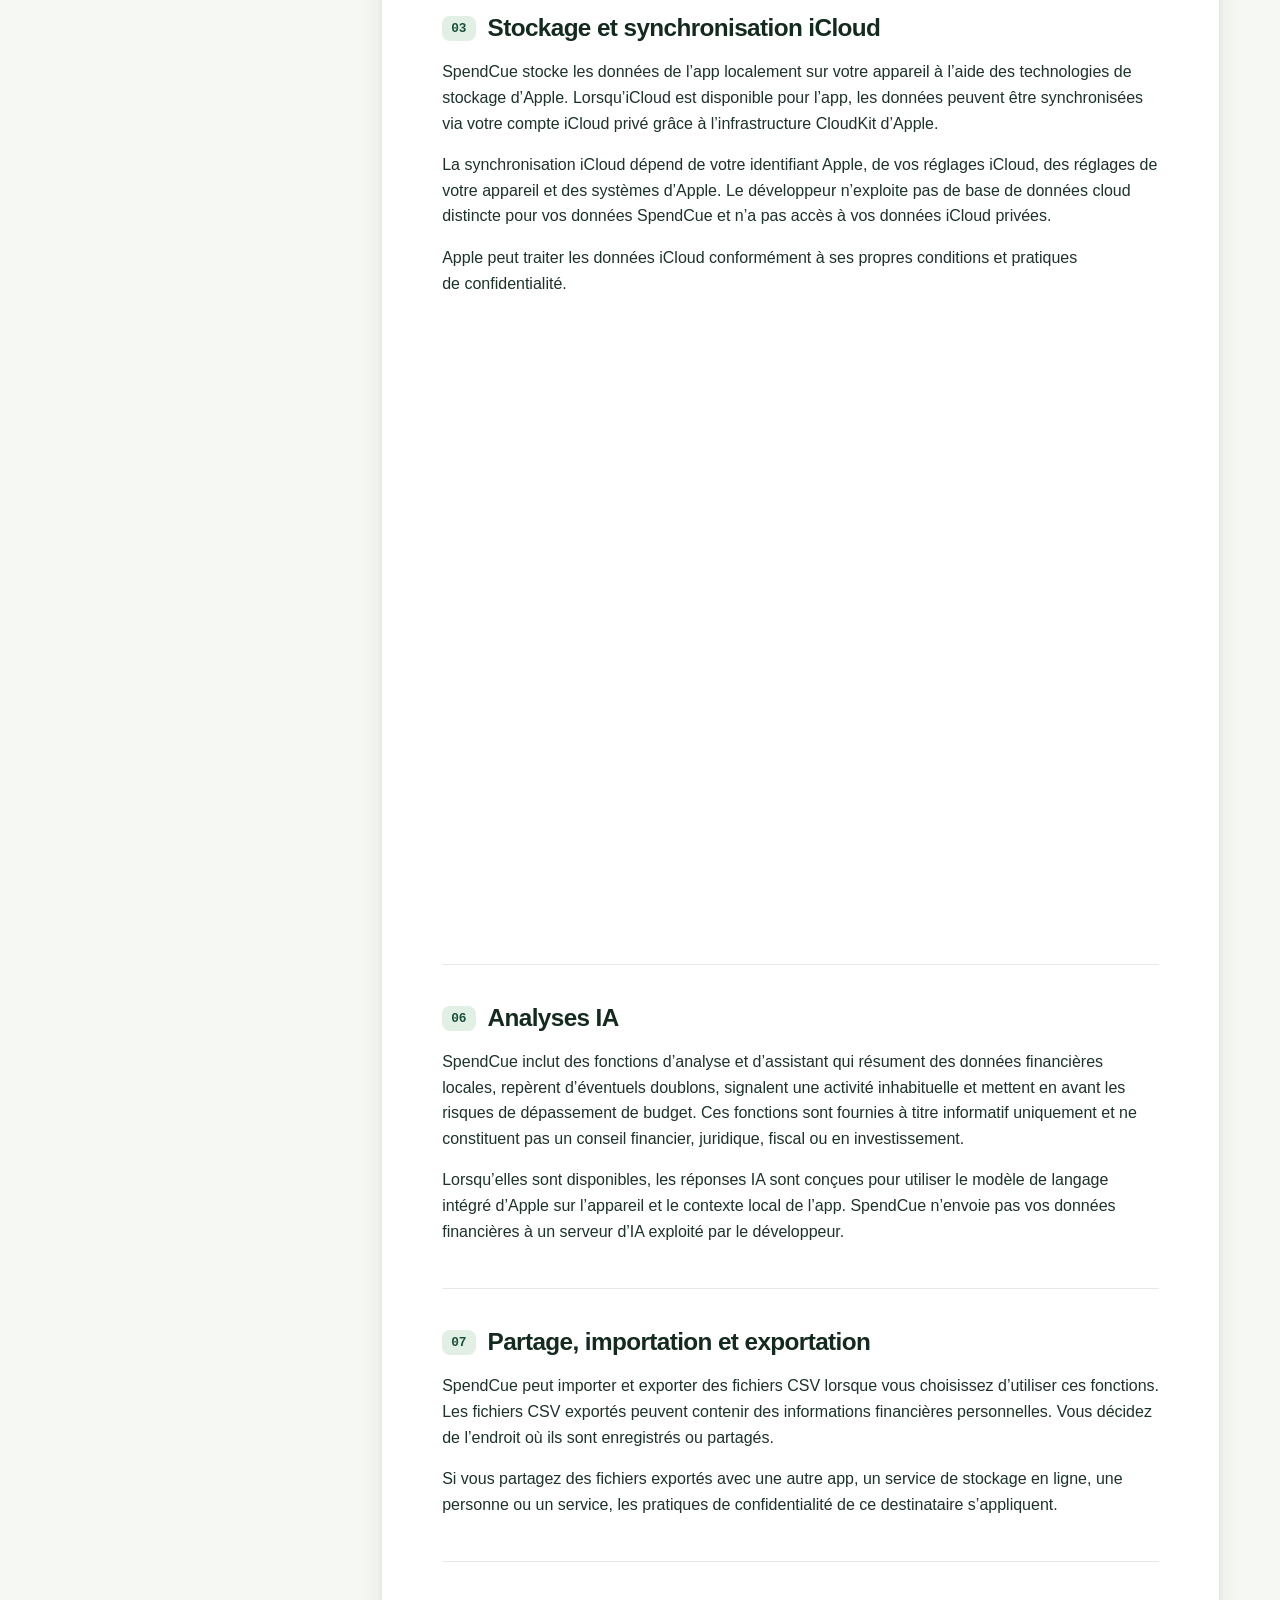
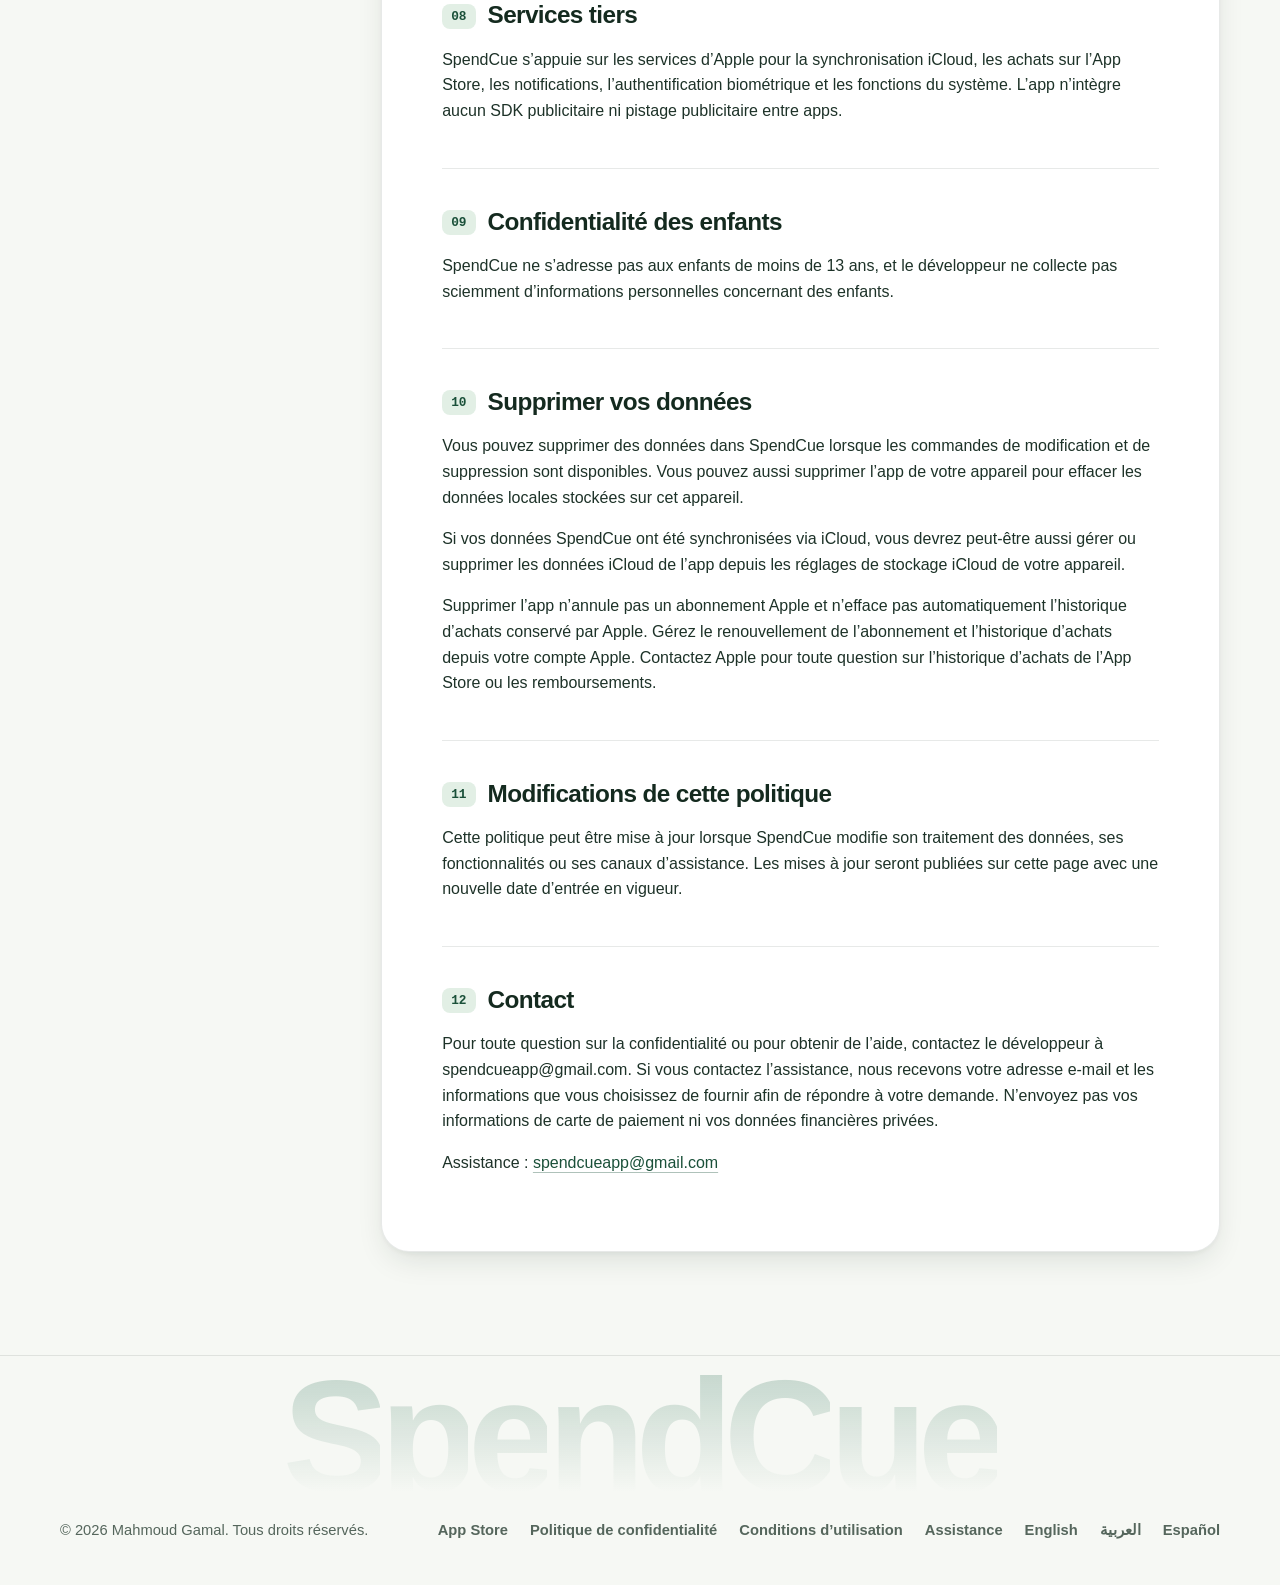
<file: docs/fr/privacy/index.html>
<!doctype html>
<html lang="fr">
  <head>
    <meta charset="utf-8">
    <meta name="viewport" content="width=device-width, initial-scale=1, viewport-fit=cover">
    <title>Politique de confidentialité de SpendCue</title>
    <meta name="description" content="Politique de confidentialité de SpendCue, une app de suivi financier personnel qui fonctionne d’abord en local sur iPhone.">
    <meta name="apple-itunes-app" content="app-id=6767021493">
    <meta property="og:type" content="website">
    <meta property="og:title" content="Politique de confidentialité de SpendCue">
    <meta property="og:description" content="Politique de confidentialité de SpendCue, une app de suivi financier personnel qui fonctionne d’abord en local sur iPhone.">
    <meta property="og:url" content="https://mahmoudfotta.github.io/SpendCueApp/fr/privacy/">
    <meta name="theme-color" content="#f6f8f4" media="(prefers-color-scheme: light)">
    <meta name="theme-color" content="#0b1510" media="(prefers-color-scheme: dark)">
    <link rel="canonical" href="https://mahmoudfotta.github.io/SpendCueApp/fr/privacy/">
    <link rel="alternate" hreflang="en" href="https://mahmoudfotta.github.io/SpendCueApp/privacy/">
    <link rel="alternate" hreflang="ar" href="https://mahmoudfotta.github.io/SpendCueApp/ar/privacy/">
    <link rel="alternate" hreflang="fr" href="https://mahmoudfotta.github.io/SpendCueApp/fr/privacy/">
    <link rel="alternate" hreflang="es" href="https://mahmoudfotta.github.io/SpendCueApp/es/privacy/">
    <link rel="alternate" hreflang="x-default" href="https://mahmoudfotta.github.io/SpendCueApp/privacy/">
    <link rel="icon" type="image/png" href="../../assets/icon.png">
    <link rel="apple-touch-icon" href="../../assets/apple-touch-icon.png">
    <link rel="stylesheet" href="../../assets/styles.css?v=fd4d3d02">
    <script>document.documentElement.classList.add("js")</script>
    <script src="../../assets/site.js?v=947a2ae6" defer></script>
  </head>
  <body>
    <a class="skip-link" href="#main">Aller au contenu</a>
    <div class="backdrop" aria-hidden="true"><span class="blob b1"></span><span class="blob b2"></span><span class="blob b3"></span></div>
    <div class="progress" aria-hidden="true"></div>

    <header class="site-header">
      <div class="wrap">
        <a class="brand" href="../../fr/" aria-label="Accueil SpendCue">
          <img src="../../assets/icon.png" alt="" width="36" height="36">
          <span>SpendCue</span>
        </a>
        <div class="header-actions">
          <nav class="nav" aria-label="Navigation principale">
          <a href="../../fr/privacy/" aria-current="page">Confidentialité</a>
          <a href="../../fr/terms/">Conditions</a>
          <details class="lang-menu">
            <summary aria-label="Langue"><svg class="icon" aria-hidden="true"><use href="../../assets/icons.svg#globe"/></svg><span>FR</span></summary>
            <div class="lang-pop">
              <a href="../../privacy/" lang="en" hreflang="en" dir="ltr"><span>English</span><svg class="icon tick" aria-hidden="true"><use href="../../assets/icons.svg#check"/></svg></a><a href="../../ar/privacy/" lang="ar" hreflang="ar" dir="rtl"><span>العربية</span><svg class="icon tick" aria-hidden="true"><use href="../../assets/icons.svg#check"/></svg></a><a href="../../fr/privacy/" lang="fr" hreflang="fr" dir="ltr" aria-current="true"><span>Français</span><svg class="icon tick" aria-hidden="true"><use href="../../assets/icons.svg#check"/></svg></a><a href="../../es/privacy/" lang="es" hreflang="es" dir="ltr"><span>Español</span><svg class="icon tick" aria-hidden="true"><use href="../../assets/icons.svg#check"/></svg></a>
            </div>
          </details>
          </nav>
          <a class="nav-cta magnetic" href="https://apps.apple.com/app/id6767021493"><svg class="icon" aria-hidden="true"><use href="../../assets/icons.svg#download"/></svg><span>Obtenir l’app</span></a>
        </div>
      </div>
    </header>

    <main id="main">
      <section class="wrap doc-hero has-art">
        <div class="hero-copy">
          <p class="eyebrow rise"><span class="pulse" aria-hidden="true"></span>Politique de confidentialité</p>
          <h1 data-split>SpendCue garde vos données financières <span class="hl">privées par défaut.</span></h1>
          <p class="lede rise" style="--d: 450ms">
            Cette politique explique comment SpendCue traite les informations que vous saisissez dans l’app, notamment le stockage local, la synchronisation iCloud, les notifications, les achats, les fichiers CSV et les analyses IA.
          </p>
          <div class="meta-row rise" style="--d: 600ms">
            <span class="meta-chip"><svg class="icon" aria-hidden="true"><use href="../../assets/icons.svg#calendar"/></svg>Date d’entrée en vigueur : 27 septembre 2026</span>
            <span class="meta-chip"><svg class="icon" aria-hidden="true"><use href="../../assets/icons.svg#clock"/></svg>4 min de lecture</span>
          </div>
        </div>
        <div class="art orbit" aria-hidden="true">
          <span class="ring r1"></span><span class="ring r2"></span><span class="ring r3"></span>
          <span class="wave"></span><span class="wave"></span><span class="wave"></span>
          <span class="orbiter" style="--start: 0s"><span><svg class="icon" aria-hidden="true"><use href="../../assets/icons.svg#phone"/></svg></span></span>
          <span class="orbiter" style="--start: -7.3s"><span><svg class="icon" aria-hidden="true"><use href="../../assets/icons.svg#cloud"/></svg></span></span>
          <span class="orbiter" style="--start: -14.6s"><span><svg class="icon" aria-hidden="true"><use href="../../assets/icons.svg#faceid"/></svg></span></span>
          <span class="orbiter inner" style="--start: -4s"><span><svg class="icon" aria-hidden="true"><use href="../../assets/icons.svg#sparkles"/></svg></span></span>
          <span class="orbiter inner muted" style="--start: -12s"><span><svg class="icon" aria-hidden="true"><use href="../../assets/icons.svg#eye-off"/></svg></span></span>
          <span class="core"><svg class="icon" aria-hidden="true"><use href="../../assets/icons.svg#lock"/></svg></span>
        </div>
      </section>

      <div class="wrap">
        <div class="glance" data-stagger>
          <div class="glance-item reveal"><svg class="icon" aria-hidden="true"><use href="../../assets/icons.svg#lock"/></svg><span>Vos données restent sur votre appareil</span></div>
          <div class="glance-item reveal"><svg class="icon" aria-hidden="true"><use href="../../assets/icons.svg#user-off"/></svg><span>Aucun compte développeur requis</span></div>
          <div class="glance-item reveal"><svg class="icon" aria-hidden="true"><use href="../../assets/icons.svg#eye-off"/></svg><span>Ni publicité ni SDK de pistage</span></div>
          <div class="glance-item reveal"><svg class="icon" aria-hidden="true"><use href="../../assets/icons.svg#card"/></svg><span>Achats traités par Apple</span></div>
        </div>

        <div class="doc-layout">
          <nav class="toc" aria-label="Sur cette page">
            <p class="toc-title">Sur cette page</p>
            <div class="toc-rail">
              <span class="toc-indicator" aria-hidden="true"></span>
              <ol>
                <li><a href="#summary">Résumé</a></li>
                <li><a href="#information">Informations traitées par l’app</a></li>
                <li><a href="#storage">Stockage et synchro iCloud</a></li>
                <li><a href="#notifications">Notifications et biométrie</a></li>
                <li><a href="#purchases">Achats</a></li>
                <li><a href="#ai">Analyses IA</a></li>
                <li><a href="#sharing">Partage et exports</a></li>
                <li><a href="#third-parties">Services tiers</a></li>
                <li><a href="#children">Confidentialité des enfants</a></li>
                <li><a href="#deletion">Supprimer vos données</a></li>
                <li><a href="#changes">Modifications de cette politique</a></li>
                <li><a href="#contact">Contact</a></li>
              </ol>
            </div>
          </nav>

          <article class="doc">
            <section id="summary" class="reveal">
              <h2><span>Résumé</span><a class="anchor" href="#summary" aria-label="Lien vers cette section">#</a></h2>
              <p>
                SpendCue est une application de suivi financier personnel qui fonctionne d’abord en local, développée par Mahmoud Gamal. Elle est conçue pour que le développeur ne collecte, ne vende, ne loue ni ne suive vos données financières personnelles.
              </p>
              <div class="callout">
                <p>
                  Vos transactions, budgets, abonnements, objectifs, dettes, catégories, comptes, préférences et données d’analyse sont stockés sur votre appareil et peuvent être synchronisés via votre compte iCloud privé lorsqu’iCloud est disponible.
                </p>
              </div>
              <ul>
                <li>Aucun compte auprès du développeur n’est requis.</li>
                <li>Aucune publicité ni SDK de pistage tiers n’est intégré.</li>
                <li>Aucun serveur d’analyse exploité par le développeur ne reçoit vos données financières.</li>
                <li>Les achats Premium sont traités par Apple via l’App Store.</li>
              </ul>
            </section>

            <section id="information" class="reveal">
              <h2><span>Informations traitées par l’app</span><a class="anchor" href="#information" aria-label="Lien vers cette section">#</a></h2>
              <p>
                SpendCue stocke les informations que vous choisissez de saisir ou d’importer, comme les montants, dates, devises, catégories, comptes, commerçants, notes, étiquettes, règles de récurrence, abonnements, budgets, objectifs d’épargne, dettes et remboursements de dettes.
              </p>
              <p>
                L’app stocke aussi des préférences comme la devise, le jour de début du mois, le thème, l’état de la configuration initiale, les réglages de notification, la préférence de verrouillage biométrique, l’état de l’accès Premium et l’historique local des suggestions de catégories.
              </p>
              <p>
                SpendCue ne vous demande pas de créer un compte auprès du développeur et n’exige aucun identifiant de connexion bancaire.
              </p>
            </section>

            <section id="storage" class="reveal">
              <h2><span>Stockage et synchronisation iCloud</span><a class="anchor" href="#storage" aria-label="Lien vers cette section">#</a></h2>
              <p>
                SpendCue stocke les données de l’app localement sur votre appareil à l’aide des technologies de stockage d’Apple. Lorsqu’iCloud est disponible pour l’app, les données peuvent être synchronisées via votre compte iCloud privé grâce à l’infrastructure CloudKit d’Apple.
              </p>
              <p>
                La synchronisation iCloud dépend de votre identifiant Apple, de vos réglages iCloud, des réglages de votre appareil et des systèmes d’Apple. Le développeur n’exploite pas de base de données cloud distincte pour vos données SpendCue et n’a pas accès à vos données iCloud privées.
              </p>
              <p>
                Apple peut traiter les données iCloud conformément à ses propres conditions et pratiques de confidentialité.
              </p>
            </section>

            <section id="notifications" class="reveal">
              <h2><span>Notifications et biométrie</span><a class="anchor" href="#notifications" aria-label="Lien vers cette section">#</a></h2>
              <p>
                Si vous activez les rappels, SpendCue peut demander à iOS l’autorisation d’envoyer des notifications et programmer des notifications locales, par exemple pour les abonnements à venir. Le contenu des notifications est géré par iOS sur votre appareil.
              </p>
              <p>
                Si vous activez le verrouillage biométrique, SpendCue utilise le framework LocalAuthentication d’Apple pour déverrouiller l’app avec Face ID, Touch ID ou le code de l’appareil. L’app ne reçoit ni ne stocke vos données biométriques.
              </p>
            </section>

            <section id="purchases" class="reveal">
              <h2><span>Achats</span><a class="anchor" href="#purchases" aria-label="Lien vers cette section">#</a></h2>
              <p>
                SpendCue propose des abonnements Premium facultatifs et un achat unique à vie. Apple gère les achats, la facturation, les renouvellements, les remboursements et la vérification des achats via l’App Store et StoreKit.
              </p>
              <p>
                L’app peut conserver localement votre statut d’accès Premium vérifié afin que les fonctionnalités achetées restent disponibles. Le développeur ne reçoit pas de la part d’Apple vos informations de carte de paiement complètes. Les transactions, budgets, dettes, soldes de comptes et images de reçus que vous saisissez sont distincts des données d’achat de l’App Store.
              </p>
            </section>

            <section id="ai" class="reveal">
              <h2><span>Analyses IA</span><a class="anchor" href="#ai" aria-label="Lien vers cette section">#</a></h2>
              <p>
                SpendCue inclut des fonctions d’analyse et d’assistant qui résument des données financières locales, repèrent d’éventuels doublons, signalent une activité inhabituelle et mettent en avant les risques de dépassement de budget. Ces fonctions sont fournies à titre informatif uniquement et ne constituent pas un conseil financier, juridique, fiscal ou en investissement.
              </p>
              <p>
                Lorsqu’elles sont disponibles, les réponses IA sont conçues pour utiliser le modèle de langage intégré d’Apple sur l’appareil et le contexte local de l’app. SpendCue n’envoie pas vos données financières à un serveur d’IA exploité par le développeur.
              </p>
            </section>

            <section id="sharing" class="reveal">
              <h2><span>Partage, importation et exportation</span><a class="anchor" href="#sharing" aria-label="Lien vers cette section">#</a></h2>
              <p>
                SpendCue peut importer et exporter des fichiers CSV lorsque vous choisissez d’utiliser ces fonctions. Les fichiers CSV exportés peuvent contenir des informations financières personnelles. Vous décidez de l’endroit où ils sont enregistrés ou partagés.
              </p>
              <p>
                Si vous partagez des fichiers exportés avec une autre app, un service de stockage en ligne, une personne ou un service, les pratiques de confidentialité de ce destinataire s’appliquent.
              </p>
            </section>

            <section id="third-parties" class="reveal">
              <h2><span>Services tiers</span><a class="anchor" href="#third-parties" aria-label="Lien vers cette section">#</a></h2>
              <p>
                SpendCue s’appuie sur les services d’Apple pour la synchronisation iCloud, les achats sur l’App Store, les notifications, l’authentification biométrique et les fonctions du système. L’app n’intègre aucun SDK publicitaire ni pistage publicitaire entre apps.
              </p>
            </section>

            <section id="children" class="reveal">
              <h2><span>Confidentialité des enfants</span><a class="anchor" href="#children" aria-label="Lien vers cette section">#</a></h2>
              <p>
                SpendCue ne s’adresse pas aux enfants de moins de 13 ans, et le développeur ne collecte pas sciemment d’informations personnelles concernant des enfants.
              </p>
            </section>

            <section id="deletion" class="reveal">
              <h2><span>Supprimer vos données</span><a class="anchor" href="#deletion" aria-label="Lien vers cette section">#</a></h2>
              <p>
                Vous pouvez supprimer des données dans SpendCue lorsque les commandes de modification et de suppression sont disponibles. Vous pouvez aussi supprimer l’app de votre appareil pour effacer les données locales stockées sur cet appareil.
              </p>
              <p>
                Si vos données SpendCue ont été synchronisées via iCloud, vous devrez peut-être aussi gérer ou supprimer les données iCloud de l’app depuis les réglages de stockage iCloud de votre appareil.
              </p>
              <p>
                Supprimer l’app n’annule pas un abonnement Apple et n’efface pas automatiquement l’historique d’achats conservé par Apple. Gérez le renouvellement de l’abonnement et l’historique d’achats depuis votre compte Apple. Contactez Apple pour toute question sur l’historique d’achats de l’App Store ou les remboursements.
              </p>
            </section>

            <section id="changes" class="reveal">
              <h2><span>Modifications de cette politique</span><a class="anchor" href="#changes" aria-label="Lien vers cette section">#</a></h2>
              <p>
                Cette politique peut être mise à jour lorsque SpendCue modifie son traitement des données, ses fonctionnalités ou ses canaux d’assistance. Les mises à jour seront publiées sur cette page avec une nouvelle date d’entrée en vigueur.
              </p>
            </section>

            <section id="contact" class="reveal">
              <h2><span>Contact</span><a class="anchor" href="#contact" aria-label="Lien vers cette section">#</a></h2>
              <p>
                Pour toute question sur la confidentialité ou pour obtenir de l’aide, contactez le développeur à spendcueapp@gmail.com. Si vous contactez l’assistance, nous recevons votre adresse e-mail et les informations que vous choisissez de fournir afin de répondre à votre demande. N’envoyez pas vos informations de carte de paiement ni vos données financières privées.
              </p>
              <p>
                Assistance : <a href="mailto:spendcueapp@gmail.com">spendcueapp@gmail.com</a>
              </p>
            </section>
          </article>
        </div>
      </div>
    </main>

    <footer class="site-footer">
      <span class="footer-mark reveal" aria-hidden="true" data-letters>SpendCue</span>
      <div class="wrap">
        <span>&copy; 2026 Mahmoud Gamal. Tous droits réservés.</span>
        <nav class="foot-links" aria-label="Pied de page">
          <a href="https://apps.apple.com/app/id6767021493">App Store</a>
          <a href="../../fr/privacy/">Politique de confidentialité</a>
          <a href="../../fr/terms/">Conditions d’utilisation</a>
          <a href="mailto:spendcueapp@gmail.com">Assistance</a>
          <a href="../../privacy/" lang="en" hreflang="en" dir="ltr">English</a>
          <a href="../../ar/privacy/" lang="ar" hreflang="ar" dir="rtl">العربية</a>
          <a href="../../es/privacy/" lang="es" hreflang="es" dir="ltr">Español</a>
        </nav>
      </div>
    </footer>

    <button class="to-top" type="button" aria-label="Retour en haut"><svg class="icon" aria-hidden="true"><use href="../../assets/icons.svg#arrow-up"/></svg></button>
  </body>
</html>
</file>
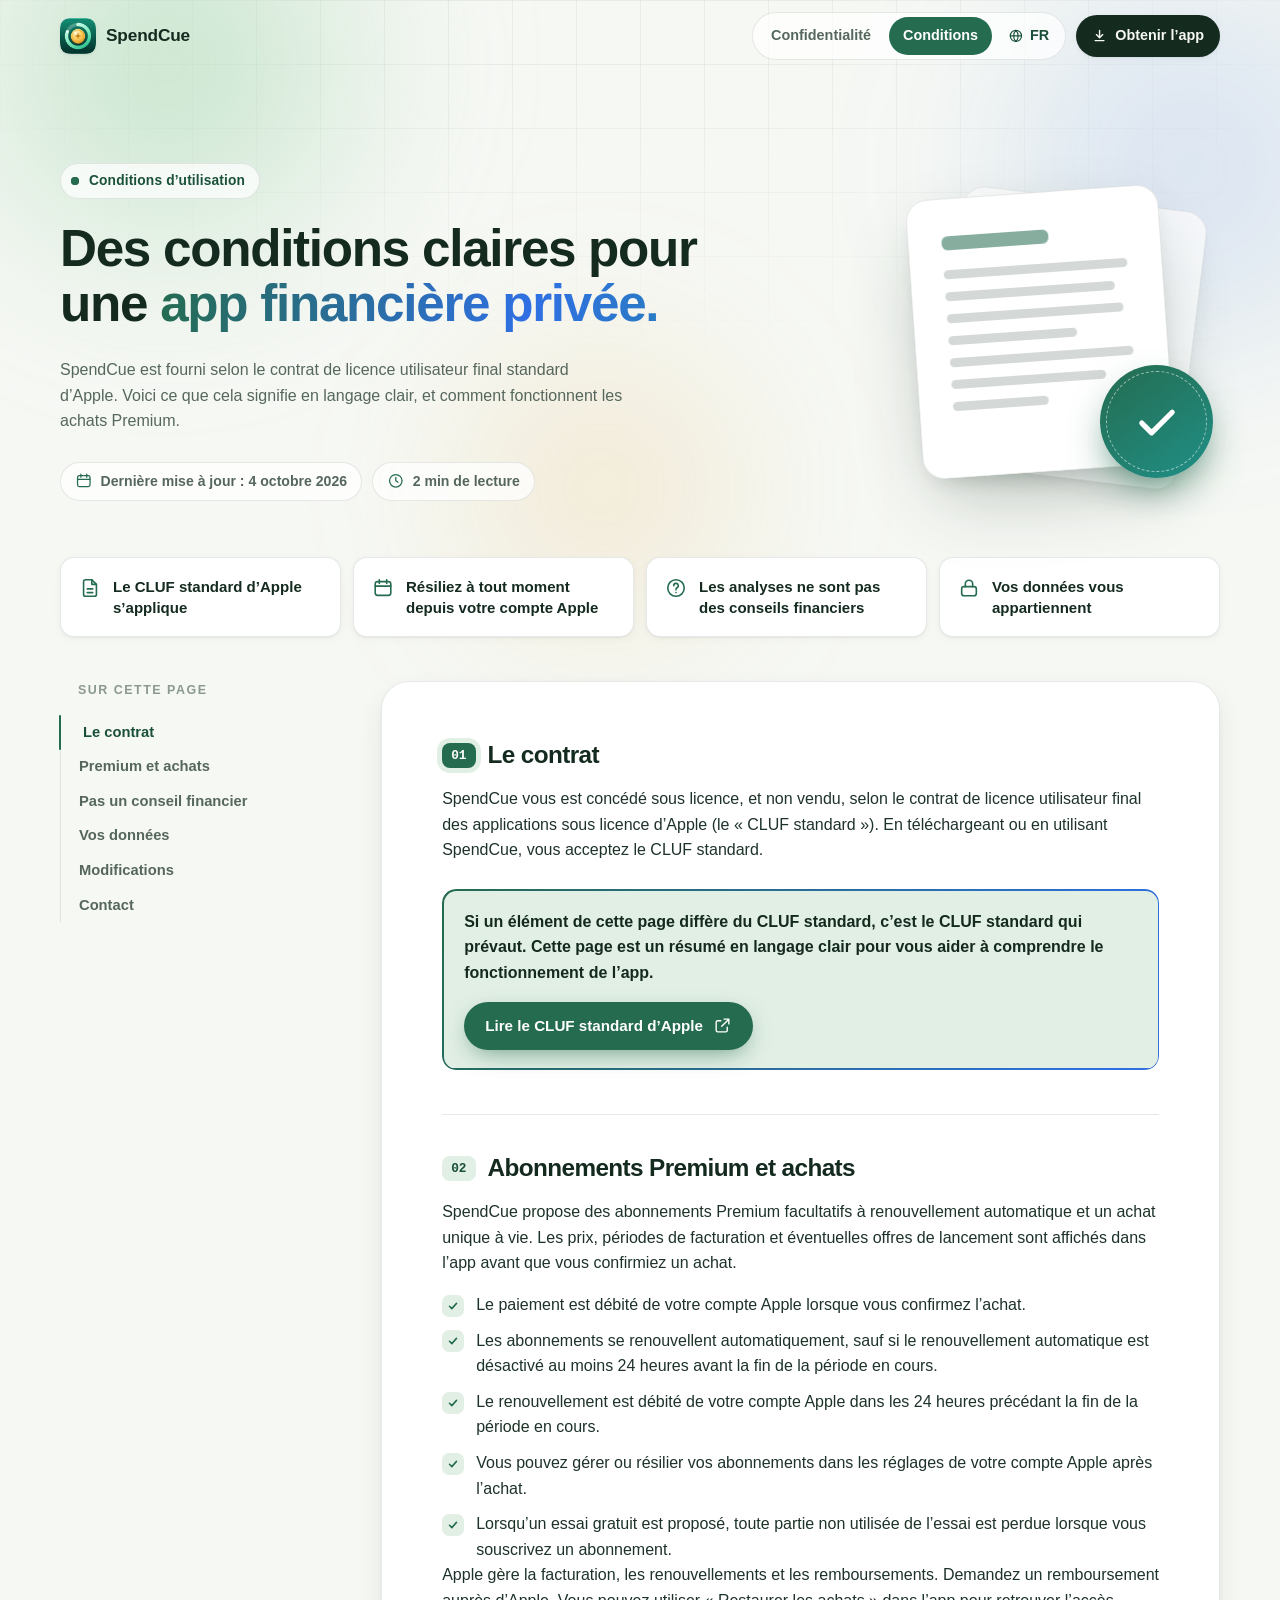
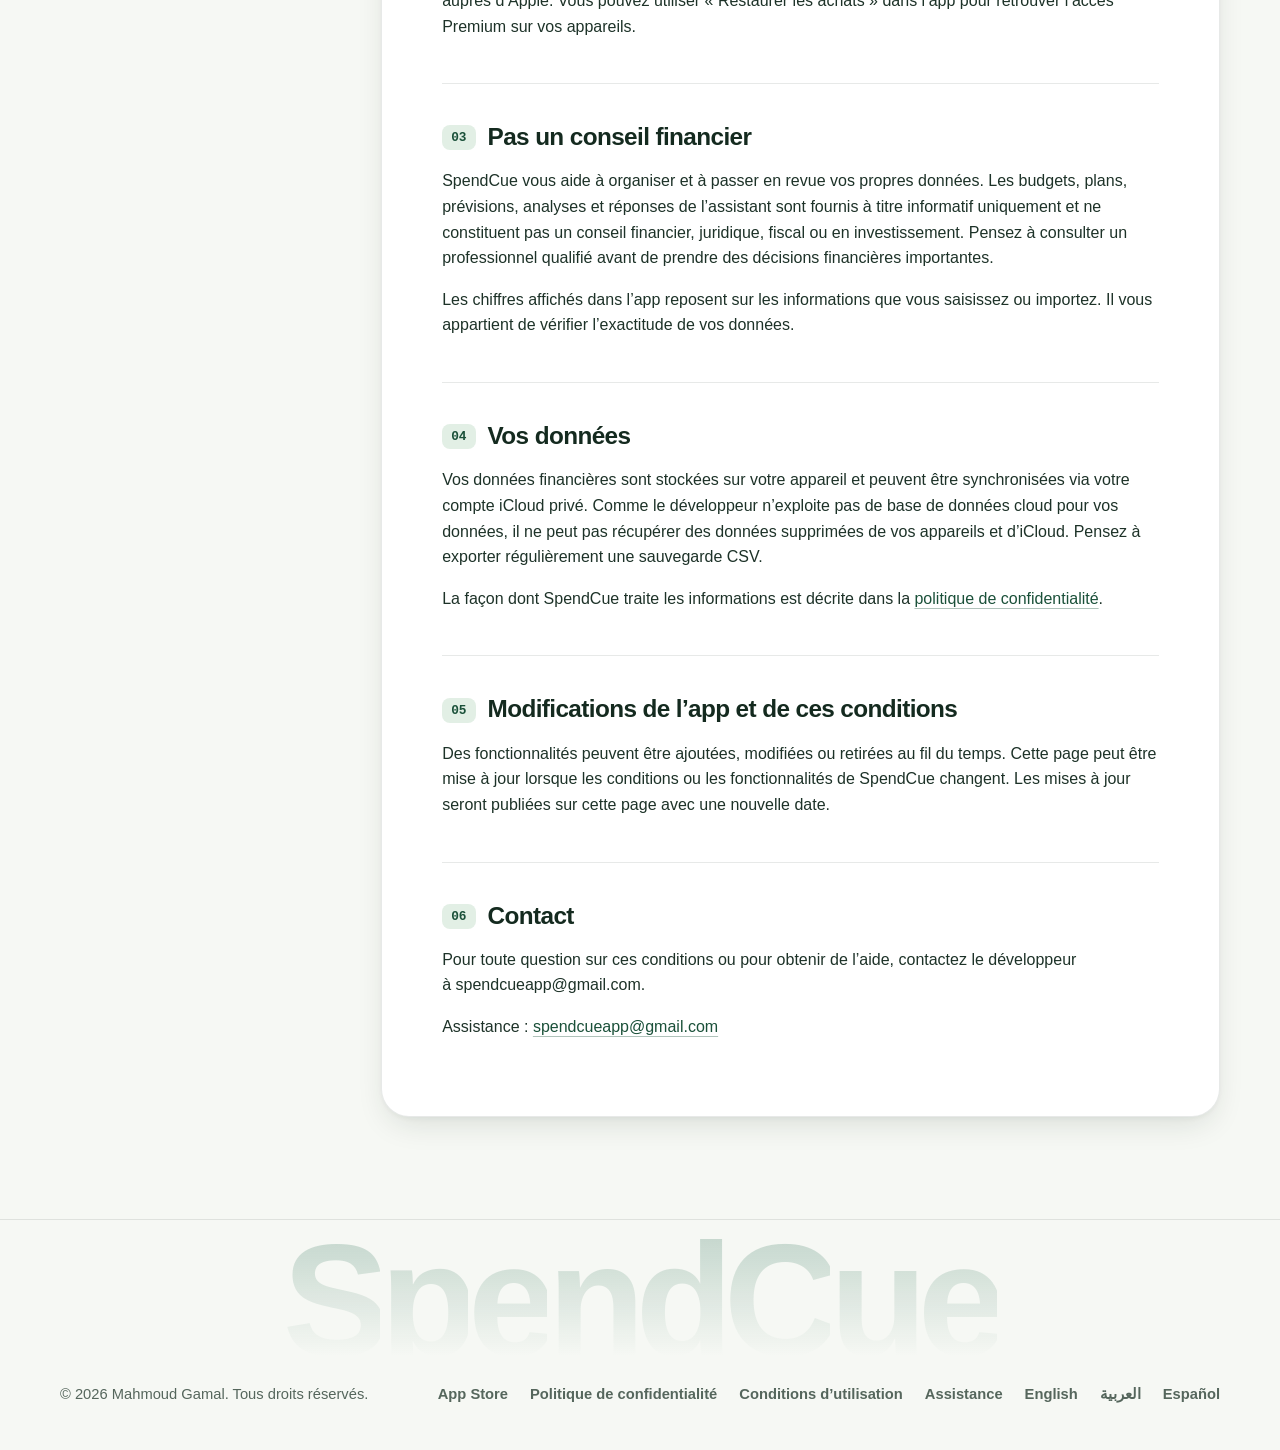
<file: docs/fr/terms/index.html>
<!doctype html>
<html lang="fr">
  <head>
    <meta charset="utf-8">
    <meta name="viewport" content="width=device-width, initial-scale=1, viewport-fit=cover">
    <title>Conditions d’utilisation de SpendCue</title>
    <meta name="description" content="Conditions d’utilisation de SpendCue, avec le CLUF standard d’Apple et le fonctionnement des abonnements Premium.">
    <meta name="apple-itunes-app" content="app-id=6767021493">
    <meta property="og:type" content="website">
    <meta property="og:title" content="Conditions d’utilisation de SpendCue">
    <meta property="og:description" content="Conditions d’utilisation de SpendCue, avec le CLUF standard d’Apple et le fonctionnement des abonnements Premium.">
    <meta property="og:url" content="https://mahmoudfotta.github.io/SpendCueApp/fr/terms/">
    <meta name="theme-color" content="#f6f8f4" media="(prefers-color-scheme: light)">
    <meta name="theme-color" content="#0b1510" media="(prefers-color-scheme: dark)">
    <link rel="canonical" href="https://mahmoudfotta.github.io/SpendCueApp/fr/terms/">
    <link rel="alternate" hreflang="en" href="https://mahmoudfotta.github.io/SpendCueApp/terms/">
    <link rel="alternate" hreflang="ar" href="https://mahmoudfotta.github.io/SpendCueApp/ar/terms/">
    <link rel="alternate" hreflang="fr" href="https://mahmoudfotta.github.io/SpendCueApp/fr/terms/">
    <link rel="alternate" hreflang="es" href="https://mahmoudfotta.github.io/SpendCueApp/es/terms/">
    <link rel="alternate" hreflang="x-default" href="https://mahmoudfotta.github.io/SpendCueApp/terms/">
    <link rel="icon" type="image/png" href="../../assets/icon.png">
    <link rel="apple-touch-icon" href="../../assets/apple-touch-icon.png">
    <link rel="stylesheet" href="../../assets/styles.css?v=fd4d3d02">
    <script>document.documentElement.classList.add("js")</script>
    <script src="../../assets/site.js?v=947a2ae6" defer></script>
  </head>
  <body>
    <a class="skip-link" href="#main">Aller au contenu</a>
    <div class="backdrop" aria-hidden="true"><span class="blob b1"></span><span class="blob b2"></span><span class="blob b3"></span></div>
    <div class="progress" aria-hidden="true"></div>

    <header class="site-header">
      <div class="wrap">
        <a class="brand" href="../../fr/" aria-label="Accueil SpendCue">
          <img src="../../assets/icon.png" alt="" width="36" height="36">
          <span>SpendCue</span>
        </a>
        <div class="header-actions">
          <nav class="nav" aria-label="Navigation principale">
          <a href="../../fr/privacy/">Confidentialité</a>
          <a href="../../fr/terms/" aria-current="page">Conditions</a>
          <details class="lang-menu">
            <summary aria-label="Langue"><svg class="icon" aria-hidden="true"><use href="../../assets/icons.svg#globe"/></svg><span>FR</span></summary>
            <div class="lang-pop">
              <a href="../../terms/" lang="en" hreflang="en" dir="ltr"><span>English</span><svg class="icon tick" aria-hidden="true"><use href="../../assets/icons.svg#check"/></svg></a><a href="../../ar/terms/" lang="ar" hreflang="ar" dir="rtl"><span>العربية</span><svg class="icon tick" aria-hidden="true"><use href="../../assets/icons.svg#check"/></svg></a><a href="../../fr/terms/" lang="fr" hreflang="fr" dir="ltr" aria-current="true"><span>Français</span><svg class="icon tick" aria-hidden="true"><use href="../../assets/icons.svg#check"/></svg></a><a href="../../es/terms/" lang="es" hreflang="es" dir="ltr"><span>Español</span><svg class="icon tick" aria-hidden="true"><use href="../../assets/icons.svg#check"/></svg></a>
            </div>
          </details>
          </nav>
          <a class="nav-cta magnetic" href="https://apps.apple.com/app/id6767021493"><svg class="icon" aria-hidden="true"><use href="../../assets/icons.svg#download"/></svg><span>Obtenir l’app</span></a>
        </div>
      </div>
    </header>

    <main id="main">
      <section class="wrap doc-hero has-art">
        <div class="hero-copy">
          <p class="eyebrow rise"><span class="pulse" aria-hidden="true"></span>Conditions d’utilisation</p>
          <h1 data-split>Des conditions claires pour une <span class="hl">app financière privée.</span></h1>
          <p class="lede rise" style="--d: 450ms">
            SpendCue est fourni selon le contrat de licence utilisateur final standard d’Apple. Voici ce que cela signifie en langage clair, et comment fonctionnent les achats Premium.
          </p>
          <div class="meta-row rise" style="--d: 600ms">
            <span class="meta-chip"><svg class="icon" aria-hidden="true"><use href="../../assets/icons.svg#calendar"/></svg>Dernière mise à jour : 4 octobre 2026</span>
            <span class="meta-chip"><svg class="icon" aria-hidden="true"><use href="../../assets/icons.svg#clock"/></svg>2 min de lecture</span>
          </div>
        </div>
        <div class="art paper-art" aria-hidden="true">
          <span class="paper back"></span>
          <span class="paper"><i class="title" style="--w: 58%; --i: 0"></i><i class="" style="--w: 100%; --i: 1"></i><i class="" style="--w: 92%; --i: 2"></i><i class="" style="--w: 96%; --i: 3"></i><i class="" style="--w: 70%; --i: 4"></i><i class="" style="--w: 100%; --i: 5"></i><i class="" style="--w: 84%; --i: 6"></i><i class="" style="--w: 52%; --i: 7"></i></span>
          <span class="seal"><svg class="icon" aria-hidden="true"><use href="../../assets/icons.svg#check"/></svg></span>
        </div>
      </section>

      <div class="wrap">
        <div class="glance" data-stagger>
          <div class="glance-item reveal"><svg class="icon" aria-hidden="true"><use href="../../assets/icons.svg#doc"/></svg><span>Le CLUF standard d’Apple s’applique</span></div>
          <div class="glance-item reveal"><svg class="icon" aria-hidden="true"><use href="../../assets/icons.svg#calendar"/></svg><span>Résiliez à tout moment depuis votre compte Apple</span></div>
          <div class="glance-item reveal"><svg class="icon" aria-hidden="true"><use href="../../assets/icons.svg#help"/></svg><span>Les analyses ne sont pas des conseils financiers</span></div>
          <div class="glance-item reveal"><svg class="icon" aria-hidden="true"><use href="../../assets/icons.svg#lock"/></svg><span>Vos données vous appartiennent</span></div>
        </div>

        <div class="doc-layout">
          <nav class="toc" aria-label="Sur cette page">
            <p class="toc-title">Sur cette page</p>
            <div class="toc-rail">
              <span class="toc-indicator" aria-hidden="true"></span>
              <ol>
                <li><a href="#agreement">Le contrat</a></li>
                <li><a href="#premium">Premium et achats</a></li>
                <li><a href="#advice">Pas un conseil financier</a></li>
                <li><a href="#data">Vos données</a></li>
                <li><a href="#changes">Modifications</a></li>
                <li><a href="#contact">Contact</a></li>
              </ol>
            </div>
          </nav>

          <article class="doc">
            <section id="agreement" class="reveal">
              <h2><span>Le contrat</span><a class="anchor" href="#agreement" aria-label="Lien vers cette section">#</a></h2>
              <p>
                SpendCue vous est concédé sous licence, et non vendu, selon le contrat de licence utilisateur final des applications sous licence d’Apple (le « CLUF standard »). En téléchargeant ou en utilisant SpendCue, vous acceptez le CLUF standard.
              </p>
              <div class="callout">
                <p>
                  Si un élément de cette page diffère du CLUF standard, c’est le CLUF standard qui prévaut. Cette page est un résumé en langage clair pour vous aider à comprendre le fonctionnement de l’app.
                </p>
                <a class="btn" href="https://www.apple.com/legal/internet-services/itunes/dev/stdeula/">Lire le CLUF standard d’Apple <svg class="icon" aria-hidden="true"><use href="../../assets/icons.svg#external"/></svg></a>
              </div>
            </section>

            <section id="premium" class="reveal">
              <h2><span>Abonnements Premium et achats</span><a class="anchor" href="#premium" aria-label="Lien vers cette section">#</a></h2>
              <p>
                SpendCue propose des abonnements Premium facultatifs à renouvellement automatique et un achat unique à vie. Les prix, périodes de facturation et éventuelles offres de lancement sont affichés dans l’app avant que vous confirmiez un achat.
              </p>
              <ul>
                <li>Le paiement est débité de votre compte Apple lorsque vous confirmez l’achat.</li>
                <li>Les abonnements se renouvellent automatiquement, sauf si le renouvellement automatique est désactivé au moins 24 heures avant la fin de la période en cours.</li>
                <li>Le renouvellement est débité de votre compte Apple dans les 24 heures précédant la fin de la période en cours.</li>
                <li>Vous pouvez gérer ou résilier vos abonnements dans les réglages de votre compte Apple après l’achat.</li>
                <li>Lorsqu’un essai gratuit est proposé, toute partie non utilisée de l’essai est perdue lorsque vous souscrivez un abonnement.</li>
              </ul>
              <p>
                Apple gère la facturation, les renouvellements et les remboursements. Demandez un remboursement auprès d’Apple. Vous pouvez utiliser « Restaurer les achats » dans l’app pour retrouver l’accès Premium sur vos appareils.
              </p>
            </section>

            <section id="advice" class="reveal">
              <h2><span>Pas un conseil financier</span><a class="anchor" href="#advice" aria-label="Lien vers cette section">#</a></h2>
              <p>
                SpendCue vous aide à organiser et à passer en revue vos propres données. Les budgets, plans, prévisions, analyses et réponses de l’assistant sont fournis à titre informatif uniquement et ne constituent pas un conseil financier, juridique, fiscal ou en investissement. Pensez à consulter un professionnel qualifié avant de prendre des décisions financières importantes.
              </p>
              <p>
                Les chiffres affichés dans l’app reposent sur les informations que vous saisissez ou importez. Il vous appartient de vérifier l’exactitude de vos données.
              </p>
            </section>

            <section id="data" class="reveal">
              <h2><span>Vos données</span><a class="anchor" href="#data" aria-label="Lien vers cette section">#</a></h2>
              <p>
                Vos données financières sont stockées sur votre appareil et peuvent être synchronisées via votre compte iCloud privé. Comme le développeur n’exploite pas de base de données cloud pour vos données, il ne peut pas récupérer des données supprimées de vos appareils et d’iCloud. Pensez à exporter régulièrement une sauvegarde CSV.
              </p>
              <p>
                La façon dont SpendCue traite les informations est décrite dans la <a href="../privacy/">politique de confidentialité</a>.
              </p>
            </section>

            <section id="changes" class="reveal">
              <h2><span>Modifications de l’app et de ces conditions</span><a class="anchor" href="#changes" aria-label="Lien vers cette section">#</a></h2>
              <p>
                Des fonctionnalités peuvent être ajoutées, modifiées ou retirées au fil du temps. Cette page peut être mise à jour lorsque les conditions ou les fonctionnalités de SpendCue changent. Les mises à jour seront publiées sur cette page avec une nouvelle date.
              </p>
            </section>

            <section id="contact" class="reveal">
              <h2><span>Contact</span><a class="anchor" href="#contact" aria-label="Lien vers cette section">#</a></h2>
              <p>
                Pour toute question sur ces conditions ou pour obtenir de l’aide, contactez le développeur à spendcueapp@gmail.com.
              </p>
              <p>
                Assistance : <a href="mailto:spendcueapp@gmail.com">spendcueapp@gmail.com</a>
              </p>
            </section>
          </article>
        </div>
      </div>
    </main>

    <footer class="site-footer">
      <span class="footer-mark reveal" aria-hidden="true" data-letters>SpendCue</span>
      <div class="wrap">
        <span>&copy; 2026 Mahmoud Gamal. Tous droits réservés.</span>
        <nav class="foot-links" aria-label="Pied de page">
          <a href="https://apps.apple.com/app/id6767021493">App Store</a>
          <a href="../../fr/privacy/">Politique de confidentialité</a>
          <a href="../../fr/terms/">Conditions d’utilisation</a>
          <a href="mailto:spendcueapp@gmail.com">Assistance</a>
          <a href="../../terms/" lang="en" hreflang="en" dir="ltr">English</a>
          <a href="../../ar/terms/" lang="ar" hreflang="ar" dir="rtl">العربية</a>
          <a href="../../es/terms/" lang="es" hreflang="es" dir="ltr">Español</a>
        </nav>
      </div>
    </footer>

    <button class="to-top" type="button" aria-label="Retour en haut"><svg class="icon" aria-hidden="true"><use href="../../assets/icons.svg#arrow-up"/></svg></button>
  </body>
</html>
</file>
<file: docs/assets/styles.css>
/* ==========================================================================
   SpendCue — support site
   Tokens mirror the app's asset catalog (color.brand.primary, color.bg.*).
   ========================================================================== */

:root {
  color-scheme: light;

  --bg: #f6f8f4;
  --bg-deep: #e9f0e8;
  --surface: #ffffff;
  --glass: rgba(255, 255, 255, 0.72);
  --ink: #142a1f;
  --muted: #55665c;
  --faint: #8a988f;
  --line: rgba(20, 42, 31, 0.1);
  --line-strong: rgba(20, 42, 31, 0.18);

  --brand: #246b4f;
  --brand-ink: #1a5039;
  --brand-soft: #e2efe5;
  --on-brand: #ffffff;
  --mint: #7fc792;
  --gold: #c98a1b;
  --blue: #2f6fe4;
  --teal: #1f8f86;
  --flow: linear-gradient(120deg, #2f6fe4 0%, #1f8f86 55%, #1e9e6a 100%);

  --aurora-1: rgba(127, 199, 146, 0.45);
  --aurora-2: rgba(47, 111, 228, 0.18);
  --aurora-3: rgba(227, 169, 59, 0.22);

  --shadow-sm: 0 1px 2px rgba(20, 42, 31, 0.06), 0 2px 8px rgba(20, 42, 31, 0.04);
  --shadow-md: 0 2px 4px rgba(20, 42, 31, 0.04), 0 12px 32px -8px rgba(20, 42, 31, 0.14);
  --shadow-lg: 0 30px 80px -20px rgba(20, 42, 31, 0.32), 0 12px 24px -12px rgba(20, 42, 31, 0.18);

  --radius: 22px;
  --radius-sm: 14px;
  --ease-out: cubic-bezier(0.16, 1, 0.3, 1);
  --ease-in-out: cubic-bezier(0.65, 0, 0.35, 1);
  --spring: cubic-bezier(0.34, 1.56, 0.64, 1);

  --gutter: clamp(16px, 4vw, 40px);
  --max: 1160px;
  --header-h: 72px;
}

@media (prefers-color-scheme: dark) {
  :root {
    color-scheme: dark;

    --bg: #0b1510;
    --bg-deep: #0f1d16;
    --surface: #13211a;
    --glass: rgba(16, 28, 22, 0.7);
    --ink: #eef5ee;
    --muted: #a7b8ad;
    --faint: #75877b;
    --line: rgba(238, 245, 238, 0.09);
    --line-strong: rgba(238, 245, 238, 0.16);

    --brand: #a0d6ac;
    --brand-ink: #c3e8cb;
    --brand-soft: rgba(160, 214, 172, 0.12);
    --on-brand: #0b1510;
    --mint: #a0d6ac;
    --gold: #efc87c;
    --blue: #7aa6ff;
    --teal: #7accc4;

    --aurora-1: rgba(160, 214, 172, 0.16);
    --aurora-2: rgba(70, 120, 230, 0.16);
    --aurora-3: rgba(239, 200, 124, 0.08);

    --shadow-sm: 0 1px 2px rgba(0, 0, 0, 0.4);
    --shadow-md: 0 2px 4px rgba(0, 0, 0, 0.3), 0 12px 32px -8px rgba(0, 0, 0, 0.5);
    --shadow-lg: 0 30px 80px -20px rgba(0, 0, 0, 0.75), 0 12px 24px -12px rgba(0, 0, 0, 0.5);
  }
}

/* --------------------------------------------------------------------------
   Base
   -------------------------------------------------------------------------- */

*,
*::before,
*::after {
  box-sizing: border-box;
}

html {
  scroll-behavior: smooth;
  scroll-padding-top: calc(var(--header-h) + 24px);
  -webkit-text-size-adjust: 100%;
}

body {
  margin: 0;
  min-height: 100vh;
  overflow-x: hidden;
  background: var(--bg);
  color: var(--ink);
  font-family: -apple-system, BlinkMacSystemFont, "SF Pro Text", "Segoe UI", Roboto, "Noto Sans Arabic", "Helvetica Neue", sans-serif;
  font-size: 16px;
  line-height: 1.6;
  -webkit-font-smoothing: antialiased;
  text-rendering: optimizeLegibility;
}

::selection {
  background: color-mix(in srgb, var(--brand) 28%, transparent);
}

a {
  color: var(--brand-ink);
  text-decoration-color: color-mix(in srgb, currentColor 35%, transparent);
  text-decoration-thickness: 0.08em;
  text-underline-offset: 0.22em;
  transition: color 0.2s, text-decoration-color 0.2s;
}

a:hover {
  text-decoration-color: currentColor;
}

:focus-visible {
  outline: 2px solid var(--brand);
  outline-offset: 3px;
  border-radius: 8px;
}

h1,
h2,
h3 {
  margin: 0;
  font-family: -apple-system, BlinkMacSystemFont, "SF Pro Display", "Segoe UI", Roboto, "Noto Sans Arabic", sans-serif;
  line-height: 1.08;
  letter-spacing: -0.025em;
  text-wrap: balance;
}

html[lang="ar"] h1,
html[lang="ar"] h2,
html[lang="ar"] h3 {
  letter-spacing: 0;
  line-height: 1.3;
}

p {
  margin: 0 0 1em;
  text-wrap: pretty;
}

.icon {
  width: 1.25em;
  height: 1.25em;
  flex: none;
  fill: none;
  stroke: currentColor;
  stroke-width: 1.75;
  stroke-linecap: round;
  stroke-linejoin: round;
}

html[dir="rtl"] .flip {
  transform: scaleX(-1);
}

.sr-only {
  position: absolute;
  width: 1px;
  height: 1px;
  overflow: hidden;
  clip: rect(0 0 0 0);
  white-space: nowrap;
}

.skip-link {
  position: fixed;
  inset-inline-start: 16px;
  top: -60px;
  z-index: 100;
  padding: 10px 16px;
  border-radius: 999px;
  background: var(--ink);
  color: var(--bg);
  font-weight: 700;
  text-decoration: none;
  transition: top 0.3s var(--ease-out);
}

.skip-link:focus {
  top: 16px;
}

.wrap {
  width: min(var(--max), 100% - var(--gutter) * 2);
  margin-inline: auto;
}

/* --------------------------------------------------------------------------
   Ambient background — drifting aurora + fading grid
   -------------------------------------------------------------------------- */

.backdrop {
  position: fixed;
  inset: 0;
  z-index: -1;
  overflow: hidden;
  pointer-events: none;
}

.backdrop::before {
  content: "";
  position: absolute;
  inset: 0;
  background-image:
    linear-gradient(var(--line) 1px, transparent 1px),
    linear-gradient(90deg, var(--line) 1px, transparent 1px);
  background-size: 64px 64px;
  mask-image: radial-gradient(ellipse 80% 55% at 50% 0%, #000 20%, transparent 75%);
  -webkit-mask-image: radial-gradient(ellipse 80% 55% at 50% 0%, #000 20%, transparent 75%);
  opacity: 0.55;
}

.blob {
  position: absolute;
  width: 46vmax;
  height: 46vmax;
  border-radius: 50%;
  filter: blur(70px);
  will-change: transform;
}

.blob.b1 {
  top: -18vmax;
  inset-inline-start: -10vmax;
  background: radial-gradient(circle, var(--aurora-1), transparent 65%);
  animation: drift-a 22s var(--ease-in-out) infinite alternate;
}

.blob.b2 {
  top: -10vmax;
  inset-inline-end: -16vmax;
  background: radial-gradient(circle, var(--aurora-2), transparent 65%);
  animation: drift-b 26s var(--ease-in-out) infinite alternate;
}

.blob.b3 {
  top: 30vh;
  left: 30%;
  width: 34vmax;
  height: 34vmax;
  background: radial-gradient(circle, var(--aurora-3), transparent 65%);
  animation: drift-c 30s var(--ease-in-out) infinite alternate;
}

@keyframes drift-a {
  to { transform: translate3d(12vmax, 8vmax, 0) scale(1.15); }
}

@keyframes drift-b {
  to { transform: translate3d(-10vmax, 14vmax, 0) scale(0.9); }
}

@keyframes drift-c {
  to { transform: translate3d(-14vmax, -6vmax, 0) scale(1.2); }
}

/* --------------------------------------------------------------------------
   Header
   -------------------------------------------------------------------------- */

.site-header {
  position: sticky;
  top: 0;
  z-index: 50;
  view-transition-name: site-header;
}

.site-header .wrap {
  display: flex;
  align-items: center;
  justify-content: space-between;
  gap: 16px;
  height: var(--header-h);
}

.site-header {
  border-bottom: 1px solid transparent;
  transition: background-color 0.4s, border-color 0.4s, backdrop-filter 0.4s, -webkit-backdrop-filter 0.4s;
}

.site-header.is-scrolled {
  border-bottom-color: var(--line);
  background-color: var(--glass);
  backdrop-filter: saturate(180%) blur(18px);
  -webkit-backdrop-filter: saturate(180%) blur(18px);
}

.brand {
  display: inline-flex;
  align-items: center;
  gap: 10px;
  color: var(--ink);
  font-size: 1.08rem;
  font-weight: 750;
  letter-spacing: -0.01em;
  text-decoration: none;
}

.brand img {
  width: 36px;
  height: 36px;
  border-radius: 9px;
  box-shadow: var(--shadow-sm);
  view-transition-name: brand-icon;
  transition: transform 0.5s var(--spring);
}

.brand:hover img {
  transform: rotate(-8deg) scale(1.08);
}

.nav {
  display: flex;
  align-items: center;
  gap: 4px;
  padding: 4px;
  border: 1px solid var(--line);
  border-radius: 999px;
  background: var(--glass);
  backdrop-filter: blur(12px);
  -webkit-backdrop-filter: blur(12px);
}

.nav a {
  position: relative;
  padding: 7px 14px;
  border-radius: 999px;
  color: var(--muted);
  font-size: 0.9rem;
  font-weight: 600;
  text-decoration: none;
  white-space: nowrap;
  transition: color 0.25s, background 0.25s;
}

.nav a:hover {
  color: var(--ink);
  background: var(--brand-soft);
}

.nav a[aria-current="page"] {
  color: var(--on-brand);
  background: var(--brand);
}

.nav .lang {
  color: var(--brand-ink);
}

/* --------------------------------------------------------------------------
   Buttons & chips
   -------------------------------------------------------------------------- */

.btn {
  position: relative;
  display: inline-flex;
  align-items: center;
  justify-content: center;
  gap: 10px;
  min-height: 50px;
  padding: 11px 20px;
  overflow: hidden;
  border: 1px solid transparent;
  border-radius: 999px;
  background: var(--brand);
  color: var(--on-brand);
  font: inherit;
  font-weight: 700;
  text-decoration: none;
  cursor: pointer;
  isolation: isolate;
  box-shadow: 0 8px 24px -8px color-mix(in srgb, var(--brand) 70%, transparent);
  transition: transform 0.4s var(--spring), box-shadow 0.4s var(--ease-out), background 0.3s;
}

.btn::after {
  content: "";
  position: absolute;
  inset: 0;
  z-index: -1;
  background: linear-gradient(105deg, transparent 30%, rgba(255, 255, 255, 0.35) 50%, transparent 70%);
  transform: translateX(-120%);
  transition: transform 0.8s var(--ease-out);
}

.btn:hover {
  transform: translateY(-2px);
  box-shadow: 0 14px 32px -10px color-mix(in srgb, var(--brand) 80%, transparent);
}

.btn:hover::after {
  transform: translateX(120%);
}

.btn:active {
  transform: translateY(0) scale(0.97);
}

.btn .icon {
  transition: transform 0.4s var(--spring);
}

.btn:hover .icon.arrow {
  transform: translateX(4px);
}

html[dir="rtl"] .btn:hover .icon.arrow {
  transform: scaleX(-1) translateX(4px);
}

.btn.ghost {
  border-color: var(--line-strong);
  background: var(--glass);
  color: var(--ink);
  box-shadow: none;
  backdrop-filter: blur(10px);
  -webkit-backdrop-filter: blur(10px);
}

.btn.ghost:hover {
  border-color: var(--brand);
  background: var(--surface);
}

.eyebrow {
  display: inline-flex;
  align-items: center;
  gap: 10px;
  margin: 0 0 22px;
  padding: 6px 14px 6px 10px;
  border: 1px solid var(--line);
  border-radius: 999px;
  background: var(--glass);
  color: var(--brand-ink);
  font-size: 0.86rem;
  font-weight: 700;
  letter-spacing: 0.01em;
  backdrop-filter: blur(10px);
  -webkit-backdrop-filter: blur(10px);
}

html[dir="rtl"] .eyebrow {
  padding: 6px 10px 6px 14px;
  letter-spacing: 0;
}

.pulse {
  position: relative;
  width: 8px;
  height: 8px;
  border-radius: 50%;
  background: var(--brand);
}

.pulse::after {
  content: "";
  position: absolute;
  inset: 0;
  border-radius: 50%;
  background: var(--brand);
  animation: pulse 2.2s var(--ease-out) infinite;
}

@keyframes pulse {
  from { transform: scale(1); opacity: 0.6; }
  to { transform: scale(3.2); opacity: 0; }
}

/* --------------------------------------------------------------------------
   Motion primitives
   -------------------------------------------------------------------------- */

/* Load-in: pure CSS so content shows without JS. */
.rise {
  animation: rise 1s var(--ease-out) both;
  animation-delay: var(--d, 0ms);
}

@keyframes rise {
  from { opacity: 0; transform: translateY(24px); filter: blur(6px); }
  to { opacity: 1; transform: none; filter: blur(0); }
}

/* Headline word cascade (words are wrapped by site.js). */
.split .w {
  display: inline-block;
  animation: word-in 1.1s var(--ease-out) both;
  animation-delay: calc(var(--i) * 55ms + 120ms);
}

@keyframes word-in {
  from { opacity: 0; transform: translateY(0.55em) rotate(2deg); filter: blur(10px); }
  to { opacity: 1; transform: none; filter: blur(0); }
}

/* Scroll reveal: hidden only once JS confirms it can reveal. */
html.js .reveal {
  opacity: 0;
  transform: translateY(32px) scale(0.985);
  transition:
    opacity 0.9s var(--ease-out),
    transform 1s var(--ease-out);
  transition-delay: calc(var(--i, 0) * 90ms);
}

html.js .reveal.in {
  opacity: 1;
  transform: none;
}

/* Gradient text that slowly shifts */
.hl {
  background: linear-gradient(100deg, var(--brand) 0%, var(--blue) 30%, var(--teal) 60%, var(--brand) 100%);
  background-size: 250% 100%;
  -webkit-background-clip: text;
  background-clip: text;
  color: transparent;
  animation: word-in 1.1s var(--ease-out) both, sheen 9s linear infinite;
}

@keyframes sheen {
  to { background-position: -250% 0; }
}

/* --------------------------------------------------------------------------
   Home — hero
   -------------------------------------------------------------------------- */

.hero {
  display: grid;
  grid-template-columns: minmax(0, 1.08fr) minmax(0, 0.92fr);
  align-items: center;
  gap: clamp(32px, 6vw, 80px);
  padding-block: clamp(32px, 7vw, 88px) clamp(48px, 8vw, 110px);
}

.hero h1 {
  font-size: clamp(2.3rem, 4.4vw, 3.75rem);
  font-weight: 760;
}

html[lang="fr"] .hero h1,
html[lang="es"] .hero h1 {
  font-size: clamp(2.1rem, 4vw, 3.3rem);
}

html[lang="ar"] .hero h1 {
  font-size: clamp(2.1rem, 4vw, 3.4rem);
}

html[lang="ar"] .doc-hero h1 {
  font-size: clamp(1.9rem, 3.6vw, 2.9rem);
}

.lede {
  max-width: 600px;
  margin-top: 26px;
  color: var(--muted);
  font-size: clamp(1rem, 1.2vw, 1.12rem);
}

.actions {
  display: flex;
  flex-wrap: wrap;
  gap: 12px;
  margin-top: 34px;
}

.trust-line {
  display: flex;
  flex-wrap: wrap;
  align-items: center;
  gap: 8px 18px;
  margin-top: 30px;
  color: var(--faint);
  font-size: 0.88rem;
  font-weight: 600;
}

.trust-line span {
  display: inline-flex;
  align-items: center;
  gap: 6px;
}

.trust-line .icon {
  color: var(--brand);
}

/* Shared keyframes */

@keyframes spin {
  to { transform: rotate(360deg); }
}

@keyframes float {
  0%, 100% { transform: translateY(0); }
  50% { transform: translateY(-14px); }
}

@keyframes card-in {
  from { opacity: 0; transform: translateY(18px) scale(0.96); }
  to { opacity: 1; transform: none; }
}

@keyframes grow {
  from { transform: scaleX(0); }
}

@keyframes draw {
  to { stroke-dashoffset: 0; }
}

@keyframes fade-in {
  from { opacity: 0; }
}

/* Floating privacy chips around the device */

.chip {
  position: absolute;
  z-index: 2;
  display: inline-flex;
  align-items: center;
  gap: 10px;
  padding: 10px 14px 10px 10px;
  border: 1px solid var(--line);
  border-radius: 16px;
  background: var(--glass);
  color: var(--ink);
  font-size: 0.85rem;
  font-weight: 650;
  line-height: 1.25;
  box-shadow: var(--shadow-md);
  backdrop-filter: blur(16px) saturate(160%);
  -webkit-backdrop-filter: blur(16px) saturate(160%);
  white-space: nowrap;
  animation:
    chip-in 1s var(--spring) var(--d) both,
    float 6s var(--ease-in-out) calc(var(--d) + 1s) infinite;
}

html[dir="rtl"] .chip {
  padding: 10px 10px 10px 14px;
}

.chip small {
  display: block;
  color: var(--muted);
  font-size: 0.75rem;
  font-weight: 500;
}

.chip .ci {
  display: grid;
  width: 34px;
  height: 34px;
  place-items: center;
  border-radius: 11px;
  background: var(--brand-soft);
  color: var(--brand-ink);
}

.chip.c1 { --d: 1.1s; top: 14%; inset-inline-start: -2%; }
.chip.c2 { --d: 1.35s; top: 46%; inset-inline-end: -6%; }
.chip.c3 { --d: 1.6s; bottom: 12%; inset-inline-start: 2%; }

@keyframes chip-in {
  from { opacity: 0; transform: translateY(16px) scale(0.8); }
  to { opacity: 1; transform: none; }
}

/* --------------------------------------------------------------------------
   Sections
   -------------------------------------------------------------------------- */

.section {
  padding-block: clamp(52px, 7vw, 96px);
}

.section-head {
  max-width: 680px;
  margin-bottom: clamp(28px, 4vw, 44px);
}

.section-head h2 {
  font-size: clamp(1.7rem, 3vw, 2.5rem);
  font-weight: 740;
}

.section-head p {
  margin-top: 14px;
  color: var(--muted);
  font-size: 1.03rem;
}

.kicker {
  display: block;
  margin-bottom: 14px;
  color: var(--gold);
  font-size: 0.8rem;
  font-weight: 800;
  letter-spacing: 0.12em;
  text-transform: uppercase;
}

html[dir="rtl"] .kicker {
  letter-spacing: 0;
}

/* Promise tiles */

.promises {
  display: grid;
  grid-template-columns: repeat(4, minmax(0, 1fr));
  gap: 14px;
}

.promise {
  position: relative;
  padding: 26px 22px 24px;
  border: 1px solid var(--line);
  border-radius: var(--radius);
  background: var(--surface);
  box-shadow: var(--shadow-sm);
}

.promise h3 {
  margin: 22px 0 8px;
  font-size: 1.12rem;
  letter-spacing: -0.01em;
}

.promise p {
  margin: 0;
  color: var(--muted);
  font-size: 0.96rem;
}

.p-icon {
  display: grid;
  width: 52px;
  height: 52px;
  place-items: center;
  border-radius: 16px;
  background: var(--brand-soft);
  color: var(--brand-ink);
  transition: transform 0.6s var(--spring);
}

.promise:hover .p-icon {
  transform: rotate(-6deg) scale(1.08);
}

.p-icon .icon {
  width: 26px;
  height: 26px;
  stroke-dasharray: 1;
  stroke-dashoffset: 0;
}

html.js .reveal .p-icon .icon {
  stroke-dashoffset: 1;
}

html.js .reveal.in .p-icon .icon {
  stroke-dashoffset: 0;
  transition: stroke-dashoffset 1.4s var(--ease-out);
  transition-delay: calc(var(--i, 0) * 90ms + 300ms);
}

/* Bento cards with cursor spotlight */

.bento {
  display: grid;
  grid-template-columns: 1.35fr 1fr;
  grid-template-rows: auto auto;
  gap: 14px;
}

.tile {
  --mx: 50%;
  --my: 50%;
  position: relative;
  display: flex;
  flex-direction: column;
  min-height: 230px;
  padding: clamp(24px, 3vw, 34px);
  overflow: hidden;
  border: 1px solid var(--line);
  border-radius: var(--radius);
  background: var(--surface);
  color: inherit;
  text-decoration: none;
  box-shadow: var(--shadow-sm);
  isolation: isolate;
  transition: transform 0.6s var(--ease-out), box-shadow 0.6s var(--ease-out), border-color 0.4s;
}

.tile::before {
  content: "";
  position: absolute;
  inset: 0;
  z-index: -1;
  background: radial-gradient(420px circle at var(--mx) var(--my), color-mix(in srgb, var(--brand) 14%, transparent), transparent 60%);
  opacity: 0;
  transition: opacity 0.4s;
}

.tile:hover {
  border-color: color-mix(in srgb, var(--brand) 35%, var(--line));
  box-shadow: var(--shadow-md);
  transform: translateY(-4px);
}

.tile:hover::before {
  opacity: 1;
}

.tile.big {
  grid-row: span 2;
}

.tile .t-icon {
  display: grid;
  width: 48px;
  height: 48px;
  place-items: center;
  border-radius: 14px;
  background: var(--brand-soft);
  color: var(--brand-ink);
}

.tile h3 {
  margin: 24px 0 10px;
  font-size: clamp(1.2rem, 1.8vw, 1.45rem);
}

.tile p {
  color: var(--muted);
}

.tile .go {
  display: inline-flex;
  align-items: center;
  gap: 8px;
  margin-top: auto;
  color: var(--brand-ink);
  font-weight: 700;
}

.tile .go .icon {
  transition: transform 0.4s var(--spring);
}

.tile:hover .go .icon.arrow {
  transform: translateX(5px);
}

html[dir="rtl"] .tile:hover .go .icon.arrow {
  transform: scaleX(-1) translateX(5px);
}

.toc-preview {
  display: flex;
  flex-wrap: wrap;
  gap: 8px;
  margin: 6px 0 26px;
  padding: 0;
  list-style: none;
}

.toc-preview li {
  padding: 6px 12px;
  border: 1px solid var(--line);
  border-radius: 999px;
  color: var(--muted);
  font-size: 0.85rem;
  font-weight: 600;
  transition: transform 0.4s var(--spring), border-color 0.3s, color 0.3s;
  transition-delay: calc(var(--i, 0) * 30ms);
}

.tile:hover .toc-preview li {
  transform: translateY(-2px);
  border-color: color-mix(in srgb, var(--brand) 30%, var(--line));
  color: var(--ink);
}

.email-row {
  display: flex;
  flex-wrap: wrap;
  align-items: center;
  gap: 10px;
  margin-top: auto;
}

.copy-btn {
  display: inline-flex;
  align-items: center;
  gap: 8px;
  padding: 8px 14px;
  border: 1px solid var(--line-strong);
  border-radius: 999px;
  background: transparent;
  color: var(--ink);
  font: inherit;
  font-size: 0.88rem;
  font-weight: 650;
  cursor: pointer;
  transition: background 0.25s, border-color 0.25s, transform 0.3s var(--spring);
}

.copy-btn:hover {
  border-color: var(--brand);
  background: var(--brand-soft);
}

.copy-btn:active {
  transform: scale(0.95);
}

.copy-btn .check {
  display: none;
}

.copy-btn.done {
  border-color: var(--brand);
  color: var(--brand-ink);
}

.copy-btn.done .check {
  display: block;
  stroke-dasharray: 1;
  animation: draw 0.5s var(--ease-out) both;
  stroke-dashoffset: 1;
}

.copy-btn.done .copy {
  display: none;
}

/* CTA band */

.cta {
  position: relative;
  display: grid;
  grid-template-columns: minmax(0, 1fr) auto;
  align-items: center;
  gap: 28px;
  padding: clamp(32px, 6vw, 64px);
  overflow: hidden;
  border-radius: calc(var(--radius) + 8px);
  background: #0f2a1e;
  color: #eef5ee;
  isolation: isolate;
}

.cta::before {
  content: "";
  position: absolute;
  inset: -60%;
  z-index: -1;
  background: conic-gradient(from 90deg at 70% 40%, #246b4f, #2f6fe4, #1e9e6a, #c98a1b, #246b4f);
  filter: blur(70px);
  opacity: 0.55;
  animation: spin 18s linear infinite;
}

.cta::after {
  content: "";
  position: absolute;
  inset: 0;
  z-index: -1;
  background: linear-gradient(180deg, rgba(10, 24, 17, 0.2), rgba(10, 24, 17, 0.55));
}

.cta h2 {
  font-size: clamp(1.6rem, 2.8vw, 2.2rem);
}

.cta p {
  margin: 14px 0 0;
  color: rgba(238, 245, 238, 0.78);
  font-size: 1.08rem;
}

.cta .btn {
  background: #eef5ee;
  color: #0f2a1e;
  box-shadow: 0 10px 30px -10px rgba(0, 0, 0, 0.5);
}

/* --------------------------------------------------------------------------
   Document pages (privacy, terms)
   -------------------------------------------------------------------------- */

.progress {
  position: fixed;
  top: 0;
  right: 0;
  left: 0;
  z-index: 60;
  height: 3px;
  background: var(--flow);
  transform: scaleX(var(--p, 0));
  transform-origin: left;
  pointer-events: none;
}

html[dir="rtl"] .progress {
  transform-origin: right;
}

.doc-hero {
  max-width: 880px;
  padding-block: clamp(36px, 7vw, 92px) clamp(32px, 5vw, 56px);
}

.doc-hero h1 {
  font-size: clamp(2.1rem, 4vw, 3.3rem);
  font-weight: 760;
}

.meta-row {
  display: flex;
  flex-wrap: wrap;
  gap: 10px;
  margin-top: 28px;
}

.meta-chip {
  display: inline-flex;
  align-items: center;
  gap: 8px;
  padding: 7px 14px;
  border: 1px solid var(--line);
  border-radius: 999px;
  background: var(--glass);
  color: var(--muted);
  font-size: 0.88rem;
  font-weight: 600;
}

.meta-chip .icon {
  color: var(--brand);
}

.glance {
  display: grid;
  grid-template-columns: repeat(4, minmax(0, 1fr));
  gap: 12px;
  margin-bottom: clamp(28px, 4vw, 44px);
}

.glance-item {
  display: flex;
  align-items: flex-start;
  gap: 12px;
  padding: 18px;
  border: 1px solid var(--line);
  border-radius: var(--radius-sm);
  background: var(--surface);
  box-shadow: var(--shadow-sm);
  font-size: 0.94rem;
  font-weight: 600;
  line-height: 1.4;
  transition: transform 0.5s var(--spring), border-color 0.3s;
}

.glance-item:hover {
  transform: translateY(-3px);
  border-color: color-mix(in srgb, var(--brand) 35%, var(--line));
}

.glance-item .icon {
  width: 22px;
  height: 22px;
  margin-top: 1px;
  color: var(--brand);
}

.doc-layout {
  display: grid;
  grid-template-columns: 270px minmax(0, 1fr);
  align-items: start;
  gap: clamp(24px, 4vw, 56px);
  padding-bottom: clamp(56px, 8vw, 110px);
}

.toc {
  position: sticky;
  top: calc(var(--header-h) + 20px);
}

.toc-title {
  margin: 0 0 14px;
  padding-inline-start: 18px;
  color: var(--faint);
  font-size: 0.78rem;
  font-weight: 800;
  letter-spacing: 0.12em;
  text-transform: uppercase;
}

html[dir="rtl"] .toc-title {
  letter-spacing: 0;
}

.toc-rail {
  position: relative;
}

.toc ol {
  margin: 0;
  padding: 0;
  list-style: none;
  border-inline-start: 1px solid var(--line);
}

.toc-indicator {
  position: absolute;
  inset-inline-start: -1px;
  top: 0;
  width: 2px;
  height: 0;
  border-radius: 2px;
  background: var(--brand);
  transition: transform 0.5s var(--ease-out), height 0.5s var(--ease-out), opacity 0.3s;
}

.toc a {
  display: block;
  padding: 7px 0 7px 18px;
  color: var(--muted);
  font-size: 0.92rem;
  font-weight: 550;
  line-height: 1.4;
  text-decoration: none;
  transition: color 0.25s, transform 0.4s var(--ease-out);
}

html[dir="rtl"] .toc a {
  padding: 7px 18px 7px 0;
}

.toc a:hover {
  color: var(--ink);
}

.toc a.active {
  color: var(--brand-ink);
  font-weight: 700;
  transform: translateX(4px);
}

html[dir="rtl"] .toc a.active {
  transform: translateX(-4px);
}

.doc {
  counter-reset: sec;
  padding: clamp(26px, 5vw, 60px);
  border: 1px solid var(--line);
  border-radius: calc(var(--radius) + 6px);
  background: var(--surface);
  box-shadow: var(--shadow-md);
}

.doc section {
  counter-increment: sec;
}

.doc section + section {
  margin-top: 44px;
  padding-top: 40px;
  border-top: 1px solid var(--line);
}

.doc h2 {
  margin-bottom: 18px;
  font-size: clamp(1.25rem, 1.9vw, 1.55rem);
  font-weight: 720;
}

.doc h2::before {
  content: counter(sec, decimal-leading-zero);
  display: inline-block;
  margin-inline-end: 12px;
  padding: 3px 9px;
  border-radius: 8px;
  background: var(--brand-soft);
  color: var(--brand-ink);
  font-family: ui-monospace, "SF Mono", Menlo, monospace;
  font-size: 0.8rem;
  font-weight: 700;
  letter-spacing: 0;
  line-height: 1.5;
  vertical-align: 0.3em;
}

.doc h2 .anchor {
  display: inline-block;
  margin-inline-start: 10px;
  color: var(--faint);
  font-size: 0.8em;
  font-weight: 500;
  text-decoration: none;
  opacity: 0;
  transform: translateX(-6px);
  transition: opacity 0.25s, transform 0.35s var(--ease-out), color 0.2s;
}

.doc h2:hover .anchor,
.doc h2 .anchor:focus-visible {
  opacity: 1;
  transform: none;
}

@media (hover: none) {
  .doc h2 .anchor {
    display: none;
  }
}

.doc h2 .anchor:hover {
  color: var(--brand);
}

.doc p,
.doc li {
  color: color-mix(in srgb, var(--ink) 86%, var(--muted));
}

.doc ul {
  display: grid;
  gap: 10px;
  margin: 0;
  padding: 0;
  list-style: none;
}

.doc li {
  position: relative;
  padding-inline-start: 34px;
}

.doc li::before {
  content: "";
  position: absolute;
  inset-inline-start: 0;
  top: 0.18em;
  width: 22px;
  height: 22px;
  border-radius: 7px;
  background: var(--brand-soft) url("data:image/svg+xml,%3Csvg xmlns='http://www.w3.org/2000/svg' viewBox='0 0 24 24' fill='none' stroke='%23246b4f' stroke-width='2.6' stroke-linecap='round' stroke-linejoin='round'%3E%3Cpath d='M6 12.5l4 4 8-9'/%3E%3C/svg%3E") center / 14px no-repeat;
}

@media (prefers-color-scheme: dark) {
  .doc li::before {
    background-image: url("data:image/svg+xml,%3Csvg xmlns='http://www.w3.org/2000/svg' viewBox='0 0 24 24' fill='none' stroke='%23a0d6ac' stroke-width='2.6' stroke-linecap='round' stroke-linejoin='round'%3E%3Cpath d='M6 12.5l4 4 8-9'/%3E%3C/svg%3E");
  }
}

.callout {
  position: relative;
  margin: 26px 0;
  padding: 20px 22px;
  border-radius: var(--radius-sm);
  background: var(--brand-soft);
  isolation: isolate;
}

.callout::before {
  /* animated gradient hairline */
  content: "";
  position: absolute;
  inset: 0;
  z-index: -1;
  padding: 1.5px;
  border-radius: inherit;
  background: linear-gradient(110deg, var(--brand), var(--blue), var(--gold), var(--brand));
  background-size: 300% 100%;
  animation: sheen 8s linear infinite;
  mask: linear-gradient(#000 0 0) content-box, linear-gradient(#000 0 0);
  -webkit-mask: linear-gradient(#000 0 0) content-box, linear-gradient(#000 0 0);
  mask-composite: exclude;
  -webkit-mask-composite: xor;
}

.callout p {
  margin: 0;
  color: var(--ink);
  font-weight: 550;
}

.callout .btn {
  margin-top: 16px;
  min-height: 44px;
  font-size: 0.95rem;
}

.to-top {
  position: fixed;
  inset-inline-end: 22px;
  bottom: 22px;
  z-index: 40;
  display: grid;
  width: 48px;
  height: 48px;
  place-items: center;
  border: 1px solid var(--line);
  border-radius: 50%;
  background: var(--glass);
  color: var(--ink);
  box-shadow: var(--shadow-md);
  cursor: pointer;
  opacity: 0;
  transform: translateY(16px) scale(0.85);
  pointer-events: none;
  backdrop-filter: blur(14px);
  -webkit-backdrop-filter: blur(14px);
  transition: opacity 0.35s, transform 0.5s var(--spring), border-color 0.25s;
}

.to-top.show {
  opacity: 1;
  transform: none;
  pointer-events: auto;
}

.to-top:hover {
  border-color: var(--brand);
  transform: translateY(-3px);
}

/* --------------------------------------------------------------------------
   Footer & toast
   -------------------------------------------------------------------------- */

.site-footer {
  border-top: 1px solid var(--line);
}

.site-footer .wrap {
  display: flex;
  flex-wrap: wrap;
  align-items: center;
  justify-content: space-between;
  gap: 16px 28px;
  padding-block: 32px 44px;
  color: var(--muted);
  font-size: 0.92rem;
}

.foot-links {
  display: flex;
  flex-wrap: wrap;
  gap: 6px 22px;
}

.foot-links a {
  color: var(--muted);
  font-weight: 600;
  text-decoration: none;
}

.foot-links a:hover {
  color: var(--brand-ink);
}

.toast {
  position: fixed;
  bottom: 28px;
  left: 50%;
  z-index: 70;
  display: inline-flex;
  align-items: center;
  gap: 8px;
  padding: 11px 18px;
  border-radius: 999px;
  background: var(--ink);
  color: var(--bg);
  font-size: 0.92rem;
  font-weight: 650;
  box-shadow: var(--shadow-lg);
  opacity: 0;
  transform: translate(-50%, 20px) scale(0.9);
  pointer-events: none;
  transition: opacity 0.3s, transform 0.5s var(--spring);
}

.toast.show {
  opacity: 1;
  transform: translate(-50%, 0) scale(1);
}

/* --------------------------------------------------------------------------
   Cross-document view transitions (Chrome 126+, Safari 18.2+)
   -------------------------------------------------------------------------- */

@view-transition {
  navigation: auto;
}

main {
  overflow-x: clip;
  view-transition-name: page;
}

::view-transition-old(page) {
  animation: vt-out 0.28s var(--ease-in-out) both;
}

::view-transition-new(page) {
  animation: vt-in 0.6s var(--ease-out) both;
}

::view-transition-group(brand-icon) {
  animation-duration: 0.5s;
  animation-timing-function: var(--spring);
}

@keyframes vt-out {
  to { opacity: 0; transform: translateY(-14px) scale(0.99); filter: blur(6px); }
}

@keyframes vt-in {
  from { opacity: 0; transform: translateY(26px); filter: blur(8px); }
}

/* ==========================================================================
   Motion layer — scroll-linked, pointer-reactive and ambient animation
   ========================================================================== */

@property --angle {
  syntax: "<angle>";
  initial-value: 0deg;
  inherits: false;
}

@keyframes turn {
  to { --angle: 360deg; }
}

/* Film grain keeps large gradients from banding and adds texture. */
body::after {
  content: "";
  position: fixed;
  inset: 0;
  z-index: 90;
  background-image: url("data:image/svg+xml,%3Csvg xmlns='http://www.w3.org/2000/svg' width='160' height='160'%3E%3Cfilter id='n'%3E%3CfeTurbulence type='fractalNoise' baseFrequency='.85' numOctaves='3' stitchTiles='stitch'/%3E%3C/filter%3E%3Crect width='100%25' height='100%25' filter='url(%23n)' opacity='.5'/%3E%3C/svg%3E");
  opacity: 0.035;
  mix-blend-mode: overlay;
  pointer-events: none;
}

/* Soft light that trails the cursor. */
.aura {
  position: fixed;
  top: 0;
  left: 0;
  z-index: -1;
  width: 640px;
  height: 640px;
  margin: -320px 0 0 -320px;
  border-radius: 50%;
  background: radial-gradient(circle, color-mix(in srgb, var(--brand) 16%, transparent) 0%, color-mix(in srgb, var(--blue) 6%, transparent) 35%, transparent 65%);
  opacity: 0;
  pointer-events: none;
  transition: opacity 0.6s;
  will-change: transform;
}

.aura.on {
  opacity: 1;
}

/* Magnetic pull (JS sets --mx/--my on hover). */
.magnetic {
  translate: var(--tx, 0) var(--ty, 0);
  transition: transform 0.4s var(--spring), box-shadow 0.4s var(--ease-out), background 0.3s, translate 0.5s var(--spring);
}

/* 3D tilt using the individual `rotate` property so it never fights reveal transforms. */
.tilt-group {
  perspective: 1100px;
}

.tilt {
  rotate: var(--rax, 0) var(--ray, 1) 0 var(--rang, 0deg);
}

html.js .tilt.reveal {
  transition-property: opacity, transform, rotate, box-shadow, border-color;
  transition-duration: 0.9s, 1s, 0.5s, 0.6s, 0.4s;
  transition-timing-function: var(--ease-out);
  transition-delay: calc(var(--i, 0) * 90ms), calc(var(--i, 0) * 90ms), 0s, 0s, 0s;
}

/* Rotating conic border that lights up on hover. */
.glow-border {
  position: relative;
}

.glow-border::after {
  content: "";
  position: absolute;
  inset: -1px;
  z-index: 1;
  padding: 1.5px;
  border-radius: inherit;
  background: conic-gradient(from var(--angle), transparent 0 55%, var(--brand) 70%, var(--blue) 82%, transparent 92%);
  opacity: 0;
  pointer-events: none;
  transition: opacity 0.4s;
  animation: turn 3.5s linear infinite paused;
  mask: linear-gradient(#000 0 0) content-box, linear-gradient(#000 0 0);
  -webkit-mask: linear-gradient(#000 0 0) content-box, linear-gradient(#000 0 0);
  mask-composite: exclude;
  -webkit-mask-composite: xor;
}

.tile.glow-border::after {
  inset: 0;
}

.glow-border:hover::after,
.glow-border:focus-visible::after {
  opacity: 1;
  animation-play-state: running;
}

/* Section titles: words blur in once revealed. */
html.js [data-words] .w {
  display: inline-block;
  opacity: 0;
  transform: translateY(0.4em);
  filter: blur(8px);
  transition: opacity 0.8s var(--ease-out), transform 0.9s var(--ease-out), filter 0.8s var(--ease-out);
  transition-delay: calc(var(--i) * 45ms + 80ms);
}

html.js .in [data-words] .w,
html.js [data-words].in .w {
  opacity: 1;
  transform: none;
  filter: blur(0);
}

/* --------------------------------------------------------------------------
   Hero: rotating word, live notifications, scroll-linked exit
   -------------------------------------------------------------------------- */

.rotator {
  display: inline-grid;
  vertical-align: bottom;
  overflow: hidden;
  padding-bottom: 0.08em;
  margin-bottom: -0.08em;
  animation: word-in 1.1s var(--ease-out) both;
  animation-delay: calc(var(--i, 4) * 55ms + 120ms);
}

.rotator {
  transition: width 0.7s var(--ease-out);
}

.rotator .hl {
  grid-area: 1 / 1;
  justify-self: start;
  white-space: nowrap;
  padding-inline-end: 0.04em;
  opacity: 0;
  transform: translateY(70%);
  filter: blur(10px);
  transition: opacity 0.6s var(--ease-out), transform 0.8s var(--ease-out), filter 0.6s var(--ease-out);
  animation: sheen 9s linear infinite;
}

.rotator .hl.on {
  opacity: 1;
  transform: none;
  filter: blur(0);
}

.rotator .hl.out {
  opacity: 0;
  transform: translateY(-70%);
  filter: blur(10px);
}

.notifs {
  position: absolute;
  top: 6.2%;
  right: 3.5%;
  left: 3.5%;
  z-index: 3;
  height: calc(var(--pw) * 0.215);
}

/* iOS-style banner: icon · [title …… now] / body */
.notif {
  position: absolute;
  inset: 0;
  display: flex;
  align-items: center;
  gap: calc(var(--pw) * 0.034);
  padding: 0 calc(var(--pw) * 0.042);
  border-radius: calc(var(--pw) * 0.075);
  background: rgba(250, 252, 249, 0.84);
  color: #101d16;
  box-shadow: 0 10px 30px -8px rgba(16, 29, 22, 0.35);
  backdrop-filter: blur(18px) saturate(170%);
  -webkit-backdrop-filter: blur(18px) saturate(170%);
  font-size: calc(var(--pw) * 0.041);
  line-height: 1.28;
  text-align: start;
  opacity: 0;
  transform: translateY(-120%) scale(0.92);
  transition: opacity 0.5s var(--ease-out), transform 0.7s var(--spring);
}

.notif.show {
  opacity: 1;
  transform: none;
}

.notif.hide {
  opacity: 0;
  transform: translateY(-60%) scale(0.96);
  transition: opacity 0.35s, transform 0.45s var(--ease-in-out);
}

.phone-screen .notif img {
  flex: none;
  width: calc(var(--pw) * 0.112);
  height: calc(var(--pw) * 0.112);
  border-radius: 23%;
  object-fit: cover;
}

.notif > div {
  flex: 1;
  min-width: 0;
}

.notif .nt {
  display: flex;
  align-items: baseline;
  gap: 6px;
}

.notif b,
.notif small {
  overflow: hidden;
  white-space: nowrap;
  text-overflow: ellipsis;
}

.notif b {
  flex: 1;
  min-width: 0;
  font-weight: 650;
}

.notif small {
  display: block;
  color: #4e5a53;
  font-size: 1em;
}

.notif time {
  flex: none;
  color: #7c8882;
  font-size: 0.86em;
}

@media (prefers-color-scheme: dark) {
  .notif {
    background: rgba(44, 50, 47, 0.86);
    color: #f2f5f2;
    box-shadow: 0 10px 30px -8px rgba(0, 0, 0, 0.6), inset 0 0 0 0.5px rgba(255, 255, 255, 0.12);
  }

  .notif small {
    color: #c3ccc6;
  }

  .notif time {
    color: #95a09a;
  }
}

@supports (animation-timeline: view()) {
  .hero-copy {
    animation: hero-copy-out linear both;
    animation-timeline: view();
    animation-range: exit 10% exit 90%;
  }

  .showcase {
    animation: stage-out linear both;
    animation-timeline: view();
    animation-range: exit 0% exit 100%;
  }

  @keyframes hero-copy-out {
    to { opacity: 0; transform: translateY(-70px); filter: blur(6px); }
  }

  @keyframes stage-out {
    to { opacity: 0.25; transform: translateY(-60px) scale(0.9); }
  }
}

/* --------------------------------------------------------------------------
   Marquee
   -------------------------------------------------------------------------- */

.marquee {
  display: grid;
  gap: 12px;
  padding-block: 12px clamp(24px, 4vw, 40px);
  overflow: hidden;
  direction: ltr;
  mask-image: linear-gradient(90deg, transparent, #000 12%, #000 88%, transparent);
  -webkit-mask-image: linear-gradient(90deg, transparent, #000 12%, #000 88%, transparent);
}

.marquee-track {
  display: flex;
  gap: 12px;
  width: max-content;
  animation: marquee 48s linear infinite;
}

.marquee-track.reverse {
  animation-direction: reverse;
  animation-duration: 56s;
}

.marquee:hover .marquee-track {
  animation-play-state: paused;
}

@keyframes marquee {
  to { transform: translateX(calc(-50% - 6px)); }
}

.pill {
  display: inline-flex;
  align-items: center;
  gap: 10px;
  padding: 11px 18px 11px 12px;
  border: 1px solid var(--line);
  border-radius: 999px;
  background: var(--glass);
  color: var(--ink);
  font-weight: 650;
  white-space: nowrap;
  backdrop-filter: blur(10px);
  -webkit-backdrop-filter: blur(10px);
  transition: border-color 0.3s, transform 0.4s var(--spring);
}

.pill:hover {
  border-color: var(--brand);
  transform: translateY(-3px);
}

.pill .icon {
  width: 30px;
  height: 30px;
  padding: 6px;
  border-radius: 50%;
  background: var(--brand-soft);
  color: var(--brand-ink);
}

/* --------------------------------------------------------------------------
   Scroll-lit manifesto
   -------------------------------------------------------------------------- */

.manifesto {
  max-width: 980px;
  margin: 0;
  font-size: clamp(1.5rem, 3vw, 2.4rem);
  font-weight: 720;
  line-height: 1.18;
  letter-spacing: -0.03em;
  text-wrap: balance;
}

html[lang="ar"] .manifesto {
  letter-spacing: 0;
  line-height: 1.45;
}

html.js .manifesto .w {
  opacity: 0.14;
  transition: opacity 0.35s ease, color 0.5s ease;
}

html.js .manifesto .w.lit {
  opacity: 1;
}

.manifesto .key .w.lit,
html:not(.js) .manifesto .key {
  color: var(--brand);
}

/* --------------------------------------------------------------------------
   Data-flow diagram
   -------------------------------------------------------------------------- */

.flow {
  display: grid;
  grid-template-columns: minmax(0, 1fr) minmax(120px, 1.2fr) minmax(0, 1fr);
  grid-template-rows: auto auto auto;
  align-items: center;
  column-gap: 0;
  row-gap: 0;
  padding: clamp(24px, 4vw, 48px);
  border: 1px solid var(--line);
  border-radius: calc(var(--radius) + 8px);
  background:
    radial-gradient(600px 300px at 50% 0%, color-mix(in srgb, var(--brand) 9%, transparent), transparent 70%),
    var(--surface);
  box-shadow: var(--shadow-md);
  overflow: hidden;
}

.node {
  position: relative;
  z-index: 1;
  display: grid;
  justify-items: center;
  gap: 10px;
  padding: 22px 16px;
  border: 1px solid var(--line);
  border-radius: var(--radius);
  background: var(--surface);
  text-align: center;
  box-shadow: var(--shadow-sm);
}

.node b {
  font-size: 1.05rem;
}

.node small {
  color: var(--muted);
  font-size: 0.86rem;
  line-height: 1.4;
}

.node .n-icon {
  position: relative;
  display: grid;
  width: 64px;
  height: 64px;
  place-items: center;
  border-radius: 20px;
  background: linear-gradient(145deg, var(--brand), var(--teal));
  color: var(--on-brand);
  box-shadow: 0 12px 30px -10px color-mix(in srgb, var(--brand) 80%, transparent);
}

.node .n-icon .icon {
  width: 30px;
  height: 30px;
}

.node .n-icon::after {
  content: "";
  position: absolute;
  inset: -8px;
  border: 2px solid color-mix(in srgb, var(--brand) 40%, transparent);
  border-radius: 26px;
  animation: ripple 2.6s var(--ease-out) infinite;
}

@keyframes ripple {
  from { transform: scale(0.9); opacity: 1; }
  to { transform: scale(1.35); opacity: 0; }
}

.node.n-phone { grid-column: 1; grid-row: 1; }
.node.cloud { grid-column: 3; grid-row: 1; }

.wire {
  position: relative;
  grid-column: 2;
  grid-row: 1;
  height: 52px;
}

.wire span {
  position: absolute;
  right: -2px;
  left: -2px;
  height: 6px;
  background: radial-gradient(circle, var(--brand) 2.5px, transparent 3px) 0 50% / 20px 6px repeat-x;
  animation: dots 0.9s linear infinite;
}

.wire span:first-child { top: 14px; }

.wire span:last-child {
  bottom: 14px;
  background-image: radial-gradient(circle, var(--blue) 2.5px, transparent 3px);
  animation-direction: reverse;
  animation-duration: 1.1s;
}

.wire em {
  position: absolute;
  top: 50%;
  left: 50%;
  padding: 3px 10px;
  border: 1px solid var(--line);
  border-radius: 999px;
  background: var(--surface);
  color: var(--brand-ink);
  font-size: 0.76rem;
  font-style: normal;
  font-weight: 700;
  white-space: nowrap;
  transform: translate(-50%, -50%);
}

@keyframes dots {
  to { background-position-x: 20px; }
}

.drop {
  position: relative;
  grid-column: 1;
  grid-row: 2;
  justify-self: center;
  width: 6px;
  height: 92px;
}

.drop::before {
  content: "";
  position: absolute;
  inset: 0 0 26px;
  background: radial-gradient(circle, var(--faint) 2.5px, transparent 3px) 50% 0 / 6px 18px repeat-y;
  mask-image: linear-gradient(#000 40%, transparent);
  -webkit-mask-image: linear-gradient(#000 40%, transparent);
  animation: dots-down 1.2s linear infinite;
}

@keyframes dots-down {
  to { background-position-y: 18px; }
}

.barrier {
  position: absolute;
  bottom: -12px;
  left: 50%;
  display: grid;
  width: 40px;
  height: 40px;
  place-items: center;
  border-radius: 50%;
  background: #d64545;
  color: #fff;
  box-shadow: 0 0 0 6px color-mix(in srgb, #d64545 18%, transparent);
  transform: translateX(-50%);
  animation: barrier 2.4s var(--ease-in-out) infinite;
}

.barrier .icon {
  width: 20px;
  height: 20px;
  stroke-width: 2.4;
}

@keyframes barrier {
  0%, 100% { box-shadow: 0 0 0 6px color-mix(in srgb, #d64545 18%, transparent); }
  50% { box-shadow: 0 0 0 12px color-mix(in srgb, #d64545 6%, transparent); }
}

.blocked {
  grid-column: 1 / -1;
  grid-row: 3;
  display: grid;
  grid-template-columns: repeat(3, minmax(0, 1fr));
  gap: 12px;
  margin-top: 22px;
}

.blocked div {
  display: flex;
  align-items: center;
  gap: 12px;
  padding: 14px 16px;
  border: 1px dashed var(--line-strong);
  border-radius: var(--radius-sm);
  color: var(--faint);
  font-weight: 650;
}

.blocked .icon {
  width: 22px;
  height: 22px;
}

.blocked span {
  position: relative;
}

.blocked span::after {
  content: "";
  position: absolute;
  top: 52%;
  right: -2px;
  left: -2px;
  height: 2px;
  border-radius: 2px;
  background: #d64545;
  transform: scaleX(0);
  transform-origin: left;
  transition: transform 0.7s var(--ease-out);
  transition-delay: calc(var(--i, 0) * 150ms + 500ms);
}

html[dir="rtl"] .blocked span::after {
  transform-origin: right;
}

html:not(.js) .blocked span::after,
.in .blocked span::after {
  transform: scaleX(1);
}

/* Odometer stats */

.stats {
  display: grid;
  grid-template-columns: repeat(3, minmax(0, 1fr));
  gap: 14px;
  margin-top: 14px;
}

.stat {
  padding: 24px;
  border: 1px solid var(--line);
  border-radius: var(--radius);
  background: var(--surface);
  box-shadow: var(--shadow-sm);
}

.stat strong {
  display: flex;
  align-items: flex-end;
  font-size: clamp(2.4rem, 3.8vw, 3.2rem);
  font-weight: 780;
  line-height: 1;
  letter-spacing: -0.04em;
  font-variant-numeric: tabular-nums;
  color: var(--brand-ink);
}

.stat p {
  margin: 12px 0 0;
  color: var(--muted);
  font-weight: 600;
}

.odo {
  display: inline-block;
  height: 1em;
  overflow: hidden;
}

.odo-strip {
  display: flex;
  flex-direction: column;
  transform: translateY(-90%);
  transition: transform 2.4s cubic-bezier(0.2, 0.9, 0.15, 1);
  transition-delay: calc(var(--i, 0) * 200ms + 200ms);
}

.odo-strip span {
  height: 1em;
}

html.js .stat.reveal:not(.in) .odo-strip {
  transform: none;
  transition: none;
}

/* --------------------------------------------------------------------------
   Footer wordmark
   -------------------------------------------------------------------------- */

.footer-mark {
  display: block;
  margin: 0 auto -0.18em;
  overflow: hidden;
  font-size: clamp(3.5rem, 13vw, 10rem);
  font-weight: 820;
  line-height: 1;
  letter-spacing: -0.06em;
  text-align: center;
  direction: ltr;
  user-select: none;
  pointer-events: none;
}

.footer-mark .l {
  display: inline-block;
  background: linear-gradient(180deg, color-mix(in srgb, var(--brand) 26%, transparent), transparent 85%);
  -webkit-background-clip: text;
  background-clip: text;
  color: transparent;
}

html.js .footer-mark .l {
  transform: translateY(70%);
  opacity: 0;
  transition: transform 1.1s var(--ease-out), opacity 1.1s var(--ease-out);
  transition-delay: calc(var(--i) * 50ms);
}

html.js .footer-mark.in .l {
  transform: none;
  opacity: 1;
}

/* --------------------------------------------------------------------------
   Document heroes: animated illustrations
   -------------------------------------------------------------------------- */

.doc-hero.has-art {
  display: grid;
  grid-template-columns: minmax(0, 1fr) auto;
  align-items: center;
  gap: clamp(24px, 5vw, 72px);
  max-width: none;
}

.art {
  position: relative;
  display: grid;
  width: clamp(240px, 26vw, 340px);
  aspect-ratio: 1;
  place-items: center;
  animation: rise 1.2s var(--ease-out) 0.3s both;
}

/* Privacy: lock core with orbiting services */

.orbit .ring {
  position: absolute;
  border: 1px dashed var(--line-strong);
  border-radius: 50%;
}

.orbit .r1 { inset: 0; animation: spin 60s linear infinite; }
.orbit .r2 { inset: 17%; border-style: solid; border-color: var(--line); animation: spin 40s linear infinite reverse; }
.orbit .r3 { inset: 33%; border: 0; background: radial-gradient(circle, color-mix(in srgb, var(--brand) 18%, transparent), transparent 70%); }

.orbit .wave {
  position: absolute;
  width: 30%;
  aspect-ratio: 1;
  border: 1.5px solid color-mix(in srgb, var(--brand) 45%, transparent);
  border-radius: 50%;
  animation: wave 4s var(--ease-out) infinite;
}

.orbit .wave:nth-of-type(2) { animation-delay: 1.33s; }
.orbit .wave:nth-of-type(3) { animation-delay: 2.66s; }

@keyframes wave {
  from { transform: scale(1); opacity: 0.9; }
  to { transform: scale(3.3); opacity: 0; }
}

.orbit .core {
  position: relative;
  z-index: 2;
  display: grid;
  width: 30%;
  aspect-ratio: 1;
  place-items: center;
  border-radius: 30%;
  background: linear-gradient(145deg, var(--brand), var(--teal));
  color: var(--on-brand);
  box-shadow: 0 20px 50px -14px color-mix(in srgb, var(--brand) 85%, transparent), inset 0 1px 0 rgba(255, 255, 255, 0.3);
  animation: core 5s var(--ease-in-out) infinite;
}

.orbit .core .icon {
  width: 46%;
  height: 46%;
  stroke-width: 2;
  stroke-dasharray: 1;
  stroke-dashoffset: 1;
  animation: draw 1.6s var(--ease-out) 0.8s forwards;
}

@keyframes core {
  0%, 100% { transform: translateY(0) rotate(0deg); }
  50% { transform: translateY(-6px) rotate(-3deg); }
}

.orbit .orbiter {
  position: absolute;
  inset: 0;
  animation: spin 22s linear infinite;
  animation-delay: var(--start, 0s);
}

.orbit .orbiter.inner {
  inset: 17%;
  animation-duration: 16s;
  animation-direction: reverse;
}

.orbit .orbiter > span {
  position: absolute;
  top: -22px;
  left: calc(50% - 22px);
  display: grid;
  width: 44px;
  height: 44px;
  place-items: center;
  border: 1px solid var(--line);
  border-radius: 14px;
  background: var(--surface);
  color: var(--brand-ink);
  box-shadow: var(--shadow-md);
  animation: spin 22s linear infinite reverse;
  animation-delay: var(--start, 0s);
}

.orbit .orbiter.inner > span {
  animation-duration: 16s;
  animation-direction: normal;
}

.orbit .orbiter.muted > span {
  color: #d64545;
}

/* Terms: stacked paper with a seal that stamps in */

.paper-art .paper {
  position: absolute;
  inset: 8% 16% 8% 8%;
  padding: 11% 10%;
  border: 1px solid var(--line);
  border-radius: 22px;
  background: var(--surface);
  box-shadow: var(--shadow-lg);
  transform: rotate(-4deg);
  animation: float 7s var(--ease-in-out) infinite;
}

.paper-art .paper.back {
  inset: 10% 8% 6% 18%;
  box-shadow: var(--shadow-md);
  opacity: 0.7;
  transform: rotate(7deg);
  animation-delay: -2s;
}

.paper-art .paper i {
  display: block;
  width: var(--w, 100%);
  height: 9px;
  margin-bottom: 13px;
  border-radius: 6px;
  background: var(--line-strong);
  transform-origin: left;
  animation: grow 0.9s var(--ease-out) both;
  animation-delay: calc(var(--i) * 110ms + 500ms);
}

html[dir="rtl"] .paper-art .paper i {
  transform-origin: right;
}

.paper-art .paper i.title {
  height: 14px;
  margin-bottom: 20px;
  background: color-mix(in srgb, var(--brand) 55%, transparent);
}

.paper-art .seal {
  position: absolute;
  inset-inline-end: 2%;
  bottom: 6%;
  z-index: 2;
  display: grid;
  width: 34%;
  aspect-ratio: 1;
  place-items: center;
  border-radius: 50%;
  background: linear-gradient(145deg, var(--brand), var(--teal));
  color: var(--on-brand);
  box-shadow: 0 18px 40px -12px color-mix(in srgb, var(--brand) 85%, transparent);
  animation: stamp 0.8s var(--spring) 1.5s both;
}

.paper-art .seal::before {
  content: "";
  position: absolute;
  inset: 6px;
  border: 1.5px dashed rgba(255, 255, 255, 0.55);
  border-radius: 50%;
  animation: spin 18s linear infinite;
}

.paper-art .seal .icon {
  width: 46%;
  height: 46%;
  stroke-width: 2.4;
  stroke-dasharray: 1;
  stroke-dashoffset: 1;
  animation: draw 0.7s var(--ease-out) 2.1s forwards;
}

@keyframes stamp {
  from { opacity: 0; transform: scale(2.2) rotate(-25deg); }
  to { opacity: 1; transform: none; }
}

/* Active section in long documents */

.doc h2::before {
  transition: background 0.4s, color 0.4s, box-shadow 0.5s var(--ease-out);
}

.doc section.is-active h2::before {
  background: var(--brand);
  color: var(--on-brand);
  box-shadow: 0 0 0 5px var(--brand-soft);
}

/* Back-to-top doubles as a reading progress ring */

.to-top::before {
  content: "";
  position: absolute;
  inset: -1px;
  border-radius: 50%;
  background: conic-gradient(var(--brand) calc(var(--p, 0) * 360deg), transparent 0);
  mask: radial-gradient(farthest-side, transparent calc(100% - 2.5px), #000 calc(100% - 2px));
  -webkit-mask: radial-gradient(farthest-side, transparent calc(100% - 2.5px), #000 calc(100% - 2px));
}

/* Motion-layer responsive rules */

@media (max-width: 1020px) {
  .doc-hero.has-art {
    grid-template-columns: minmax(0, 1fr);
  }

  .art {
    justify-self: center;
    width: 260px;
    order: -1;
  }
}

@media (max-width: 860px) {
  .flow {
    grid-template-columns: minmax(0, 1fr);
    justify-items: stretch;
  }

  .node.n-phone { grid-column: 1; grid-row: 1; }
  .wire { grid-column: 1; grid-row: 2; width: 52px; height: 110px; justify-self: center; }
  .node.cloud { grid-column: 1; grid-row: 3; }

  .wire span,
  .wire span:first-child,
  .wire span:last-child {
    top: -2px;
    bottom: -2px;
    right: auto;
    left: 14px;
    width: 6px;
    height: auto;
    background-position: 50% 0;
    background-size: 6px 20px;
    background-repeat: repeat-y;
    animation-name: dots-down-20;
  }

  .wire span:last-child {
    left: auto;
    right: 14px;
  }

  @keyframes dots-down-20 {
    to { background-position-y: 20px; }
  }

  .drop { grid-column: 1; grid-row: 4; margin-top: 18px; }
  .blocked { grid-column: 1; grid-row: 5; grid-template-columns: minmax(0, 1fr); }

  .stats {
    grid-template-columns: minmax(0, 1fr);
  }
}

@media (max-width: 700px) {
  .doc-hero .art {
    width: 210px;
  }
}

@media (hover: none) {
  .aura {
    display: none;
  }
}

@media (prefers-reduced-motion: reduce) {
  .hero-copy,
  .showcase,
  .marquee-track {
    animation: none !important;
  }

  .aura {
    display: none;
  }

  html.js .manifesto .w {
    opacity: 1;
  }
}

/* ==========================================================================
   App showcase — real screens, tour, download
   ========================================================================== */

@property --tour-c {
  syntax: "<color>";
  inherits: true;
  initial-value: rgba(36, 107, 79, 0.4);
}

/* Header download pill */

.nav-cta {
  display: inline-flex;
  align-items: center;
  gap: 8px;
  margin-inline-start: 10px;
  padding: 9px 16px;
  border-radius: 999px;
  background: var(--ink);
  color: var(--bg);
  font-size: 0.9rem;
  font-weight: 700;
  text-decoration: none;
  white-space: nowrap;
  box-shadow: var(--shadow-sm);
}

.nav-cta .icon {
  width: 1.05em;
  height: 1.05em;
  stroke-width: 2.2;
}

.header-actions {
  display: flex;
  align-items: center;
}

/* App Store button (custom, not Apple's badge artwork) */

.store-btn {
  position: relative;
  display: inline-flex;
  align-items: center;
  gap: 12px;
  min-height: 54px;
  padding: 7px 20px 7px 7px;
  overflow: hidden;
  border-radius: 18px;
  background: var(--ink);
  color: var(--bg);
  text-decoration: none;
  isolation: isolate;
  box-shadow: 0 14px 34px -14px color-mix(in srgb, var(--ink) 80%, transparent);
}

html[dir="rtl"] .store-btn {
  padding: 9px 9px 9px 22px;
}

.store-btn::after {
  content: "";
  position: absolute;
  inset: 0;
  z-index: -1;
  background: linear-gradient(105deg, transparent 35%, color-mix(in srgb, var(--bg) 30%, transparent) 50%, transparent 65%);
  transform: translateX(-120%);
  animation: shine 4.5s var(--ease-in-out) 2s infinite;
}

@keyframes shine {
  0%, 60% { transform: translateX(-120%); }
  100% { transform: translateX(120%); }
}

.store-btn img {
  width: 38px;
  height: 38px;
  border-radius: 11px;
  box-shadow: 0 0 0 1px color-mix(in srgb, var(--bg) 18%, transparent);
}

.store-btn small {
  display: block;
  opacity: 0.75;
  font-size: 0.74rem;
  font-weight: 600;
  line-height: 1.1;
}

.store-btn b {
  display: block;
  font-size: 1.08rem;
  letter-spacing: -0.01em;
  line-height: 1.15;
}

.store-btn .icon {
  width: 22px;
  height: 22px;
  margin-inline-start: 6px;
  stroke-width: 2.2;
  transition: transform 0.4s var(--spring);
}

.store-btn:hover .icon {
  transform: translateY(3px);
}

.store-btn.light {
  background: #f6f8f4;
  color: #0f2a1e;
  box-shadow: 0 14px 40px -12px rgba(0, 0, 0, 0.55);
}

.store-btn.light::after {
  background: linear-gradient(105deg, transparent 35%, rgba(255, 255, 255, 0.9) 50%, transparent 65%);
}

.langs {
  display: flex;
  flex-wrap: wrap;
  gap: 6px;
  margin-top: 18px;
  color: var(--faint);
  font-size: 0.86rem;
  font-weight: 600;
}

.langs span + span::before {
  content: "·";
  margin-inline-end: 6px;
}

/* --------------------------------------------------------------------------
   Phone frame around real screenshots
   -------------------------------------------------------------------------- */

.phone {
  --pw: 280px;
  position: relative;
  width: var(--pw);
  padding: calc(var(--pw) * 0.032);
  border-radius: calc(var(--pw) * 0.165);
  background: linear-gradient(145deg, #34453b, #0b120e 45%, #26342c);
  box-shadow: var(--shadow-lg), inset 0 0 0 1.5px rgba(255, 255, 255, 0.14), inset 0 0 0 4px rgba(0, 0, 0, 0.6);
}

.phone-screen {
  position: relative;
  aspect-ratio: 1320 / 2868;
  overflow: hidden;
  border-radius: calc(var(--pw) * 0.135);
  background: #070a08;
  isolation: isolate;
}

.phone-screen picture {
  display: block;
  height: 100%;
}

.phone-screen img {
  display: block;
  width: 100%;
  height: 100%;
  object-fit: cover;
}

.phone-screen::before {
  /* Dynamic Island */
  content: "";
  position: absolute;
  top: 1.45%;
  left: 50%;
  z-index: 5;
  width: 31%;
  height: 3.4%;
  border-radius: 999px;
  background: #030504;
  transform: translateX(-50%);
}

.phone-screen::after {
  /* glass glare */
  content: "";
  position: absolute;
  inset: 0;
  z-index: 6;
  background: linear-gradient(115deg, rgba(255, 255, 255, 0.22) 0%, transparent 26%, transparent 72%, rgba(255, 255, 255, 0.06) 100%);
  pointer-events: none;
}

/* --------------------------------------------------------------------------
   Hero showcase: three phones fan out
   -------------------------------------------------------------------------- */

.showcase {
  --px: 0;
  --py: 0;
  position: relative;
  display: grid;
  min-height: clamp(520px, 44vw, 600px);
  place-items: center;
  perspective: 1600px;
}

.showcase::before {
  content: "";
  position: absolute;
  width: 82%;
  aspect-ratio: 1;
  border-radius: 50%;
  background: conic-gradient(from 0deg, var(--aurora-1), var(--aurora-2), var(--aurora-3), var(--aurora-1));
  filter: blur(60px);
  animation: spin 26s linear infinite;
}

.fan {
  --pw: clamp(200px, 16.5vw, 246px);
  position: relative;
  width: var(--pw);
  transform: rotateY(calc(var(--px) * 12deg)) rotateX(calc(var(--py) * -8deg));
  transform-style: preserve-3d;
  transition: transform 0.9s var(--ease-out);
}

.fan .phone {
  --pw: inherit;
}

.fan .p-side {
  position: absolute;
  top: 0;
  left: 0;
  filter: saturate(0.9);
}

.fan .p-left {
  transform: translateX(-56%) translateZ(-160px) rotateY(24deg) rotateZ(-3deg);
  animation: fan-left 1.5s var(--ease-out) 0.55s both;
}

.fan .p-right {
  transform: translateX(56%) translateZ(-160px) rotateY(-24deg) rotateZ(3deg);
  animation: fan-right 1.5s var(--ease-out) 0.55s both;
}

.fan .p-center {
  transform: translateZ(40px);
  animation: center-in 1.3s var(--ease-out) 0.2s both;
}

@keyframes fan-left {
  from { opacity: 0; transform: translateX(0) translateZ(-160px) rotateY(0) rotateZ(0); }
}

@keyframes fan-right {
  from { opacity: 0; transform: translateX(0) translateZ(-160px) rotateY(0) rotateZ(0); }
}

@keyframes center-in {
  from { opacity: 0; transform: translateY(80px) translateZ(40px) scale(0.92); filter: blur(10px); }
  to { opacity: 1; transform: translateZ(40px); filter: none; }
}

.fan-float {
  position: relative;
  animation: float 8s var(--ease-in-out) 1.8s infinite;
  transform-style: preserve-3d;
}

/* iOS-style home screen widget */

.widget {
  display: grid;
  align-content: space-between;
  width: 140px;
  aspect-ratio: 1;
  padding: 16px;
  border-radius: 34px;
  background:
    radial-gradient(120% 90% at 100% 0%, rgba(160, 214, 172, 0.35), transparent 55%),
    linear-gradient(155deg, #1f6a4b, #0f3626);
  color: #fff;
  box-shadow: 0 24px 50px -18px rgba(8, 30, 20, 0.6), inset 0 1px 0 rgba(255, 255, 255, 0.18);
  text-align: start;
}

.widget .ring {
  width: 54px;
  height: 54px;
  transform: rotate(-90deg);
}

.ring circle {
  fill: none;
  stroke-width: 7;
  stroke-linecap: round;
}

.ring .track { stroke: rgba(255, 255, 255, 0.16); }

.ring .bar {
  stroke: #a6e5bb;
  stroke-dasharray: 100;
  stroke-dashoffset: 100;
  animation: ring-fill 2s var(--ease-out) 1.6s forwards;
}

@keyframes ring-fill {
  to { stroke-dashoffset: var(--to, 28); }
}

.widget b {
  display: block;
  font-size: 1.3rem;
  letter-spacing: -0.03em;
  line-height: 1.1;
  font-variant-numeric: tabular-nums;
}

.widget small {
  display: block;
  color: rgba(255, 255, 255, 0.72);
  font-size: 0.72rem;
  font-weight: 600;
  line-height: 1.3;
}

.showcase .widget {
  position: absolute;
  bottom: 9%;
  inset-inline-start: -2%;
  z-index: 4;
  animation:
    chip-in 1s var(--spring) 1.5s both,
    float 7s var(--ease-in-out) 2.5s infinite;
}

.showcase .chip.c1 {
  --d: 1.8s;
  top: 38%;
  inset-inline-start: auto;
  inset-inline-end: -4%;
}

/* --------------------------------------------------------------------------
   Feature tour: sticky phone, screens wipe between steps
   -------------------------------------------------------------------------- */

.tour {
  position: relative;
  display: grid;
  grid-template-columns: minmax(0, 1fr) minmax(0, 1fr);
  gap: clamp(24px, 6vw, 96px);
}

.tour-steps {
  position: relative;
  padding-inline-start: 34px;
}

.tour-rail {
  position: absolute;
  top: 0;
  bottom: 0;
  inset-inline-start: 0;
  width: 2px;
  border-radius: 2px;
  background: var(--line);
}

.tour-rail::after {
  content: "";
  position: absolute;
  inset: 0;
  border-radius: inherit;
  background: linear-gradient(var(--brand), var(--blue));
  transform: scaleY(var(--tp, 0));
  transform-origin: top;
}

.step {
  display: flex;
  min-height: 68vh;
  flex-direction: column;
  justify-content: center;
  opacity: 0.25;
  transition: opacity 0.6s var(--ease-out);
}

html:not(.js) .step,
.step.active {
  opacity: 1;
}

.step-num {
  display: inline-flex;
  align-items: center;
  gap: 10px;
  margin-bottom: 16px;
  color: var(--brand-ink);
  font-family: ui-monospace, "SF Mono", Menlo, monospace;
  font-size: 0.85rem;
  font-weight: 700;
}

.step-num::before {
  content: "";
  width: 12px;
  height: 12px;
  margin-inline-start: -41px;
  margin-inline-end: 17px;
  border: 2px solid var(--line-strong);
  border-radius: 50%;
  background: var(--bg);
  transition: border-color 0.4s, background 0.4s, box-shadow 0.4s;
}

.step.active .step-num::before {
  border-color: var(--brand);
  background: var(--brand);
  box-shadow: 0 0 0 6px var(--brand-soft);
}

.step h3 {
  max-width: 520px;
  margin-bottom: 16px;
  font-size: clamp(1.5rem, 2.4vw, 2rem);
  font-weight: 750;
}

.step p {
  max-width: 460px;
  color: var(--muted);
  font-size: 1.02rem;
}

.step ul {
  display: flex;
  flex-wrap: wrap;
  gap: 8px;
  margin: 8px 0 0;
  padding: 0;
  list-style: none;
}

.step li {
  padding: 6px 12px;
  border: 1px solid var(--line);
  border-radius: 999px;
  background: var(--glass);
  color: var(--ink);
  font-size: 0.86rem;
  font-weight: 600;
}

.step-shot {
  display: none;
}

.tour-stage {
  position: sticky;
  top: var(--header-h);
  display: grid;
  height: calc(100vh - var(--header-h));
  min-height: 600px;
  place-items: center;
}

.tour-glow {
  position: absolute;
  width: min(560px, 100%);
  aspect-ratio: 1;
  border-radius: 50%;
  background: radial-gradient(circle, var(--tour-c), transparent 64%);
  filter: blur(10px);
  transition: --tour-c 1s var(--ease-out);
}

.tour[data-step="1"] { --tour-c: rgba(36, 107, 79, 0.42); }
.tour[data-step="2"] { --tour-c: rgba(31, 143, 134, 0.42); }
.tour[data-step="3"] { --tour-c: rgba(47, 111, 228, 0.36); }
.tour[data-step="4"] { --tour-c: rgba(229, 120, 52, 0.34); }
.tour[data-step="5"] { --tour-c: rgba(201, 138, 27, 0.36); }
.tour[data-step="6"] { --tour-c: rgba(36, 107, 79, 0.42); }

.tour-count {
  position: absolute;
  top: 8%;
  inset-inline-end: 4%;
  color: var(--faint);
  font-family: ui-monospace, "SF Mono", Menlo, monospace;
  font-size: 0.9rem;
  font-weight: 700;
}

.tour-count b {
  display: inline-block;
  color: var(--ink);
  font-size: 2.2rem;
  line-height: 1;
}

.tour-count b.tick {
  animation: tick 0.5s var(--ease-out);
}

@keyframes tick {
  from { opacity: 0; transform: translateY(40%); }
}

.tour-phone {
  --pw: clamp(220px, 18vw, 262px);
}

.shot {
  position: absolute;
  inset: 0;
  z-index: var(--z);
  clip-path: inset(100% 0 0 0);
  transition:
    clip-path 0.95s var(--ease-out),
    transform 0.95s var(--ease-out),
    filter 0.95s var(--ease-out);
}

.shot.past {
  clip-path: inset(0 0 0 0);
  transform: scale(0.9) translateY(-2%);
  filter: brightness(0.55) blur(3px);
}

.shot.active,
html:not(.js) .shot:first-child {
  clip-path: inset(0 0 0 0);
  transform: none;
  filter: none;
}

/* --------------------------------------------------------------------------
   Daily guide spotlight
   -------------------------------------------------------------------------- */

.daily {
  display: grid;
  grid-template-columns: minmax(0, 0.9fr) minmax(0, 1.1fr);
  align-items: center;
  gap: clamp(28px, 5vw, 72px);
}

.ring-hero {
  position: relative;
  display: grid;
  width: min(320px, 100%);
  aspect-ratio: 1;
  margin-inline: auto;
  place-items: center;
}

.ring-hero::before {
  content: "";
  position: absolute;
  inset: 8%;
  border-radius: 50%;
  background: radial-gradient(circle, color-mix(in srgb, var(--brand) 22%, transparent), transparent 70%);
  filter: blur(20px);
}

.ring-hero svg {
  position: absolute;
  inset: 0;
  transform: rotate(-90deg);
}

.ring-hero circle {
  fill: none;
  stroke-width: 9;
  stroke-linecap: round;
}

.ring-hero .track {
  stroke: var(--line);
}

.ring-hero .bar {
  stroke: url(#ringGrad);
  stroke-dasharray: 100;
  stroke-dashoffset: 100;
  transition: stroke-dashoffset 2.4s var(--ease-out) 0.3s;
}

html:not(.js) .ring-hero .bar,
.in .ring-hero .bar,
.ring-hero.in .bar {
  stroke-dashoffset: 4;
}

.ring-hero .tick-marks {
  stroke: var(--line-strong);
  stroke-width: 2;
  stroke-dasharray: 0.4 2.9;
}

.ring-center {
  position: relative;
  text-align: center;
}

.ring-center small {
  display: block;
  color: var(--muted);
  font-size: 0.9rem;
  font-weight: 650;
}

.ring-center strong {
  display: block;
  margin: 4px 0;
  font-size: clamp(2.2rem, 4vw, 3rem);
  font-weight: 780;
  letter-spacing: -0.04em;
  line-height: 1;
  font-variant-numeric: tabular-nums;
}

.ring-center .pill-mini {
  display: inline-block;
  margin-top: 10px;
  padding: 4px 12px;
  border-radius: 999px;
  background: var(--brand-soft);
  color: var(--brand-ink);
  font-size: 0.82rem;
  font-weight: 700;
}

.equation {
  display: flex;
  flex-wrap: wrap;
  align-items: center;
  gap: 10px;
  margin: 28px 0 10px;
}

.eq-tile {
  flex: 1 1 120px;
  padding: 16px 18px;
  border: 1px solid var(--line);
  border-radius: var(--radius-sm);
  background: var(--surface);
  box-shadow: var(--shadow-sm);
}

.eq-tile b {
  display: block;
  font-size: 1.35rem;
  letter-spacing: -0.02em;
  font-variant-numeric: tabular-nums;
}

.eq-tile small {
  color: var(--muted);
  font-size: 0.86rem;
  font-weight: 600;
}

.eq-tile.result {
  border-color: transparent;
  background: linear-gradient(145deg, var(--brand), var(--teal));
  color: var(--on-brand);
}

.eq-tile.result small {
  color: inherit;
  opacity: 0.8;
}

.eq-op {
  color: var(--faint);
  font-size: 1.6rem;
  font-weight: 300;
}

html.js .equation > * {
  opacity: 0;
  transform: translateY(14px) scale(0.92);
  transition: opacity 0.6s var(--ease-out), transform 0.7s var(--spring);
  transition-delay: calc(var(--i, 0) * 160ms + 200ms);
}

html.js .in .equation > * {
  opacity: 1;
  transform: none;
}

.footnote {
  color: var(--faint);
  font-size: 0.88rem;
}

.daily h2 {
  font-size: clamp(1.7rem, 3vw, 2.5rem);
  font-weight: 740;
}

/* Widgets row */

.widgets {
  display: flex;
  flex-wrap: wrap;
  align-items: center;
  gap: 18px;
  margin-top: 34px;
}

.lock {
  position: relative;
  flex: 1 1 280px;
  max-width: 340px;
  padding: 20px 22px 22px;
  overflow: hidden;
  border-radius: 34px;
  background:
    radial-gradient(90% 70% at 20% 0%, rgba(47, 111, 228, 0.45), transparent 60%),
    radial-gradient(80% 80% at 100% 100%, rgba(30, 158, 106, 0.5), transparent 60%),
    #0b1510;
  color: #fff;
  text-align: center;
  box-shadow: var(--shadow-md);
}

.lock .date {
  font-size: 0.82rem;
  font-weight: 600;
  opacity: 0.85;
}

.lock .time {
  font-size: 3.4rem;
  font-weight: 700;
  letter-spacing: -0.04em;
  line-height: 1;
  direction: ltr;
}

.lock-widgets {
  display: flex;
  justify-content: center;
  gap: 10px;
  margin-top: 14px;
}

.lw-circle {
  position: relative;
  display: grid;
  width: 56px;
  height: 56px;
  place-items: center;
  border-radius: 50%;
  background: rgba(255, 255, 255, 0.14);
  backdrop-filter: blur(10px);
}

.lw-circle .ring {
  position: absolute;
  inset: 4px;
  width: auto;
  height: auto;
  transform: rotate(-90deg);
}

.lw-circle .ring circle {
  stroke-width: 6;
}

.lw-circle .ring .bar {
  stroke: #fff;
}

.lw-circle span {
  font-size: 0.8rem;
  font-weight: 800;
}

.lw-rect {
  display: grid;
  align-content: center;
  padding: 8px 14px;
  border-radius: 18px;
  background: rgba(255, 255, 255, 0.14);
  text-align: start;
  backdrop-filter: blur(10px);
}

.lw-rect small {
  font-size: 0.7rem;
  font-weight: 650;
  opacity: 0.8;
}

.lw-rect b {
  font-size: 1.05rem;
}

/* --------------------------------------------------------------------------
   Free & Premium
   -------------------------------------------------------------------------- */

.plans {
  display: grid;
  grid-template-columns: repeat(2, minmax(0, 1fr));
  gap: 16px;
}

.plan {
  position: relative;
  padding: clamp(26px, 4vw, 40px);
  border: 1px solid var(--line);
  border-radius: calc(var(--radius) + 6px);
  background: var(--surface);
  box-shadow: var(--shadow-sm);
}

.plan h3 {
  font-size: 1.35rem;
}

.plan .plan-sub {
  margin: 8px 0 22px;
  color: var(--muted);
}

.plan ul {
  display: grid;
  gap: 12px;
  margin: 0;
  padding: 0;
  list-style: none;
}

.plan li {
  display: flex;
  align-items: flex-start;
  gap: 12px;
  font-weight: 550;
}

.plan li .icon {
  flex: none;
  width: 22px;
  height: 22px;
  padding: 4px;
  border-radius: 7px;
  background: var(--brand-soft);
  color: var(--brand-ink);
  stroke-width: 2.6;
}

.plan.premium {
  border-color: transparent;
  background:
    radial-gradient(120% 80% at 100% 0%, color-mix(in srgb, var(--gold) 16%, transparent), transparent 60%),
    var(--surface);
  box-shadow: var(--shadow-md);
}

.plan.premium::after {
  opacity: 1;
  animation-play-state: running;
  background: conic-gradient(from var(--angle), var(--gold), var(--brand), var(--blue), var(--gold));
}

.plan .tag {
  position: absolute;
  top: 22px;
  inset-inline-end: 22px;
  padding: 4px 12px;
  border-radius: 999px;
  background: color-mix(in srgb, var(--gold) 18%, transparent);
  color: var(--gold);
  font-size: 0.78rem;
  font-weight: 800;
  letter-spacing: 0.06em;
  text-transform: uppercase;
}

html[dir="rtl"] .plan .tag {
  letter-spacing: 0;
}

.plans-note {
  margin-top: 16px;
  color: var(--faint);
  font-size: 0.9rem;
  text-align: center;
}

/* --------------------------------------------------------------------------
   Final download panel
   -------------------------------------------------------------------------- */

.download {
  position: relative;
  display: grid;
  grid-template-columns: auto minmax(0, 1fr) auto;
  align-items: center;
  gap: clamp(24px, 4vw, 56px);
  padding: clamp(32px, 6vw, 72px);
  overflow: hidden;
  border-radius: calc(var(--radius) + 12px);
  background: #0d2419;
  color: #eef5ee;
  isolation: isolate;
}

.download::before {
  content: "";
  position: absolute;
  inset: -60%;
  z-index: -1;
  background: conic-gradient(from 120deg at 30% 50%, #246b4f, #2f6fe4, #1e9e6a, #c98a1b, #246b4f);
  filter: blur(80px);
  opacity: 0.5;
  animation: spin 22s linear infinite;
}

.download::after {
  content: "";
  position: absolute;
  inset: 0;
  z-index: -1;
  background:
    linear-gradient(rgba(255, 255, 255, 0.05) 1px, transparent 1px) 0 0 / 40px 40px,
    linear-gradient(90deg, rgba(255, 255, 255, 0.05) 1px, transparent 1px) 0 0 / 40px 40px,
    linear-gradient(180deg, rgba(8, 22, 15, 0.15), rgba(8, 22, 15, 0.55));
}

.download h2 {
  font-size: clamp(1.8rem, 3.4vw, 2.6rem);
  font-weight: 780;
}

.download p {
  margin: 12px 0 24px;
  color: rgba(238, 245, 238, 0.78);
  font-size: 1.03rem;
}

.download .langs {
  color: rgba(238, 245, 238, 0.6);
}

.big-icon {
  position: relative;
  width: clamp(110px, 11vw, 150px);
  aspect-ratio: 1;
  overflow: hidden;
  border-radius: 23%;
  box-shadow: 0 30px 60px -20px rgba(0, 0, 0, 0.7), 0 0 0 1px rgba(255, 255, 255, 0.12);
  animation: float 6s var(--ease-in-out) infinite;
}

.big-icon img {
  display: block;
  width: 100%;
  height: 100%;
}

.big-icon::after {
  content: "";
  position: absolute;
  inset: 0;
  background: linear-gradient(115deg, transparent 30%, rgba(255, 255, 255, 0.55) 48%, transparent 62%);
  transform: translateX(-130%);
  animation: shine 5s var(--ease-in-out) 1s infinite;
}

.qr {
  display: grid;
  justify-items: center;
  gap: 12px;
  padding: 18px 18px 14px;
  border-radius: 24px;
  background: #fff;
  color: #0d2419;
  box-shadow: 0 30px 60px -24px rgba(0, 0, 0, 0.7);
  text-align: center;
}

.qr svg {
  width: 132px;
  height: 132px;
}

.qr small {
  max-width: 150px;
  color: #55665c;
  font-size: 0.78rem;
  font-weight: 650;
  line-height: 1.35;
}

/* Scan line sweeping the QR */
.qr .scan {
  position: relative;
  display: block;
  overflow: hidden;
}

.qr .scan::after {
  content: "";
  position: absolute;
  right: -6px;
  left: -6px;
  height: 26%;
  background: linear-gradient(180deg, transparent, rgba(30, 158, 106, 0.35), transparent);
  animation: scan 2.8s var(--ease-in-out) infinite;
}

@keyframes scan {
  0% { top: -30%; }
  100% { top: 105%; }
}

/* --------------------------------------------------------------------------
   Sticky "GET" bar
   -------------------------------------------------------------------------- */

.getbar {
  position: fixed;
  bottom: max(14px, env(safe-area-inset-bottom));
  left: 50%;
  z-index: 55;
  display: flex;
  align-items: center;
  gap: 12px;
  width: min(440px, calc(100% - 24px));
  padding: 10px 10px 10px 12px;
  border: 1px solid var(--line);
  border-radius: 22px;
  background: var(--glass);
  box-shadow: var(--shadow-lg);
  backdrop-filter: saturate(180%) blur(20px);
  -webkit-backdrop-filter: saturate(180%) blur(20px);
  opacity: 0;
  transform: translate(-50%, 140%);
  pointer-events: none;
  transition: transform 0.6s var(--spring), opacity 0.4s;
}

.getbar.show {
  opacity: 1;
  transform: translate(-50%, 0);
  pointer-events: auto;
}

.getbar img {
  width: 44px;
  height: 44px;
  border-radius: 11px;
}

.getbar div {
  flex: 1;
  min-width: 0;
  line-height: 1.25;
}

.getbar b {
  display: block;
  font-size: 0.98rem;
}

.getbar small {
  display: block;
  overflow: hidden;
  color: var(--muted);
  font-size: 0.8rem;
  white-space: nowrap;
  text-overflow: ellipsis;
}

.get-pill {
  padding: 8px 20px;
  border-radius: 999px;
  background: var(--brand);
  color: var(--on-brand);
  font-weight: 800;
  letter-spacing: 0.04em;
  text-decoration: none;
  transition: transform 0.3s var(--spring);
}

.get-pill:active {
  transform: scale(0.94);
}

/* Showcase responsive */

@media (max-width: 1020px) {
  .showcase {
    min-height: 600px;
  }

  .hero .langs {
    justify-content: center;
  }

  .daily {
    grid-template-columns: minmax(0, 1fr);
  }

  .download {
    grid-template-columns: minmax(0, 1fr) auto;
  }

  .download .big-icon {
    display: none;
  }
}

@media (max-width: 900px) {
  .tour {
    grid-template-columns: minmax(0, 1fr);
  }

  .tour-stage,
  .tour-rail {
    display: none;
  }

  .tour-steps {
    padding-inline-start: 0;
  }

  .step {
    min-height: 0;
    padding-block: 36px;
    opacity: 1;
    text-align: center;
    align-items: center;
  }

  .step-num::before {
    display: none;
  }

  .step ul {
    justify-content: center;
  }

  .step-shot {
    display: block;
    margin-top: 28px;
  }

  .step-shot .phone {
    --pw: 230px;
    margin-inline: auto;
  }

  .plans {
    grid-template-columns: minmax(0, 1fr);
  }

  .download {
    grid-template-columns: minmax(0, 1fr);
    text-align: center;
  }

  .download .langs {
    justify-content: center;
  }

  .download .qr {
    display: none;
  }

  .nav .nav-features {
    display: none;
  }
}

@media (max-width: 640px) {
  .nav-cta {
    display: none;
  }

  .showcase {
    min-height: 520px;
  }

  .fan {
    --pw: 200px;
  }

  .fan .p-left { transform: translateX(-44%) translateZ(-160px) rotateY(24deg) rotateZ(-3deg); }
  .fan .p-right { transform: translateX(44%) translateZ(-160px) rotateY(-24deg) rotateZ(3deg); }

  .showcase .widget {
    width: 108px;
    padding: 11px;
    border-radius: 24px;
    inset-inline-start: 0;
    bottom: 6%;
  }

  .showcase .widget .ring {
    width: 34px;
    height: 34px;
  }

  .showcase .widget b {
    font-size: 1rem;
  }

  .showcase .widget small {
    font-size: 0.62rem;
  }

  .showcase .chip.c1 {
    display: none;
  }

  .store-btn {
    width: 100%;
    justify-content: center;
  }

  .equation {
    display: grid;
    grid-template-columns: minmax(0, 1fr) auto minmax(0, 1fr);
  }

  .eq-tile.result {
    grid-column: 1 / -1;
  }

  .equation .eq-op.eq {
    display: none;
  }
}

@media (prefers-reduced-motion: reduce) {
  .shot {
    transition: none;
  }

  .getbar {
    transition: none;
  }
}


/* Language menu */

.lang-menu {
  position: relative;
}

.lang-menu summary {
  display: inline-flex;
  align-items: center;
  gap: 6px;
  padding: 7px 12px;
  border-radius: 999px;
  color: var(--brand-ink);
  font-size: 0.9rem;
  font-weight: 700;
  list-style: none;
  cursor: pointer;
  transition: background 0.25s;
}

.lang-menu summary::-webkit-details-marker {
  display: none;
}

.lang-menu summary:hover,
.lang-menu[open] summary {
  background: var(--brand-soft);
}

.lang-menu summary .icon {
  width: 1.1em;
  height: 1.1em;
}

.lang-pop {
  position: absolute;
  top: calc(100% + 10px);
  inset-inline-end: -4px;
  z-index: 60;
  display: grid;
  min-width: 180px;
  padding: 6px;
  border: 1px solid var(--line);
  border-radius: 18px;
  background: var(--surface);
  box-shadow: var(--shadow-lg);
  transform-origin: top right;
  animation: pop-in 0.35s var(--spring);
}

html[dir="rtl"] .lang-pop {
  transform-origin: top left;
}

@keyframes pop-in {
  from { opacity: 0; transform: translateY(-6px) scale(0.92); }
}

.lang-pop a {
  display: flex;
  align-items: center;
  justify-content: space-between;
  gap: 12px;
  padding: 10px 12px;
  border-radius: 12px;
  color: var(--ink);
  font-size: 0.95rem;
  font-weight: 600;
  text-decoration: none;
  text-align: start;
}

.lang-pop a:hover {
  background: var(--brand-soft);
}

.lang-pop .tick {
  width: 1.1em;
  height: 1.1em;
  color: var(--brand);
  opacity: 0;
}

.lang-pop a[aria-current] .tick {
  opacity: 1;
}

/* --------------------------------------------------------------------------
   Responsive
   -------------------------------------------------------------------------- */

@media (max-width: 1020px) {
  .hero {
    grid-template-columns: 1fr;
    text-align: center;
  }

  .hero .lede {
    margin-inline: auto;
  }

  .hero .actions,
  .hero .trust-line {
    justify-content: center;
  }

  .promises {
    grid-template-columns: repeat(2, minmax(0, 1fr));
  }

  .glance {
    grid-template-columns: repeat(2, minmax(0, 1fr));
  }
}

@media (max-width: 860px) {
  :root {
    --header-h: 64px;
  }

  .bento {
    grid-template-columns: minmax(0, 1fr);
  }

  .tile.big {
    grid-row: auto;
  }

  .cta {
    grid-template-columns: 1fr;
  }

  .doc-layout {
    grid-template-columns: minmax(0, 1fr);
  }

  .toc {
    min-width: 0;
  }

  /* TOC becomes a sticky, horizontally scrolling chip rail */
  .toc {
    top: var(--header-h);
    z-index: 20;
    margin-inline: calc(var(--gutter) * -1);
    padding: 10px var(--gutter);
    background: var(--glass);
    border-block: 1px solid var(--line);
    backdrop-filter: saturate(180%) blur(18px);
    -webkit-backdrop-filter: saturate(180%) blur(18px);
  }

  .toc-title,
  .toc-indicator {
    display: none;
  }

  .toc ol {
    display: flex;
    gap: 8px;
    overflow-x: auto;
    border: 0;
    scrollbar-width: none;
    scroll-snap-type: x proximity;
  }

  .toc ol::-webkit-scrollbar {
    display: none;
  }

  .toc li {
    flex: none;
    scroll-snap-align: start;
  }

  .toc a,
  html[dir="rtl"] .toc a {
    padding: 6px 13px;
    border: 1px solid var(--line);
    border-radius: 999px;
    font-size: 0.85rem;
    white-space: nowrap;
  }

  .toc a.active,
  html[dir="rtl"] .toc a.active {
    border-color: var(--brand);
    background: var(--brand);
    color: var(--on-brand);
    transform: none;
  }
}

@media (max-width: 560px) {
  body {
    font-size: 16px;
  }

  .brand span {
    display: none;
  }

  .nav a {
    padding: 7px 11px;
    font-size: 0.86rem;
  }

  .chip {
    padding: 8px 12px 8px 8px;
    font-size: 0.78rem;
  }

  .chip small {
    display: none;
  }

  .chip .ci {
    width: 28px;
    height: 28px;
  }

  .chip.c1 { inset-inline-start: 0; }
  .chip.c2 { inset-inline-end: 0; }
  .chip.c3 { inset-inline-start: 4%; }

  .promises,
  .glance {
    grid-template-columns: 1fr;
  }

  .actions .btn {
    flex: 1 1 100%;
  }

  .doc {
    border-radius: var(--radius);
  }
}


/* Narrow phones: keep the header on one line */
@media (max-width: 420px) {
  .nav {
    gap: 0;
  }

  .nav a,
  .lang-menu summary {
    padding: 6px 9px;
    font-size: 0.82rem;
  }
}

@media (max-width: 380px) {
  .nav a[href$="terms/"] {
    display: none;
  }
}

/* --------------------------------------------------------------------------
   Reduced motion: keep the polish, drop the movement.
   -------------------------------------------------------------------------- */

@media (prefers-reduced-motion: reduce) {
  html {
    scroll-behavior: auto;
  }

  *,
  *::before,
  *::after {
    animation-duration: 0.01ms !important;
    animation-iteration-count: 1 !important;
    animation-delay: 0ms !important;
    transition-duration: 0.01ms !important;
    transition-delay: 0ms !important;
  }

  html.js .reveal {
    opacity: 1;
    transform: none;
  }

  .blob,
  .showcase::before,
  .cta::before {
    animation: none !important;
  }

  @view-transition {
    navigation: none;
  }
}
</file>
